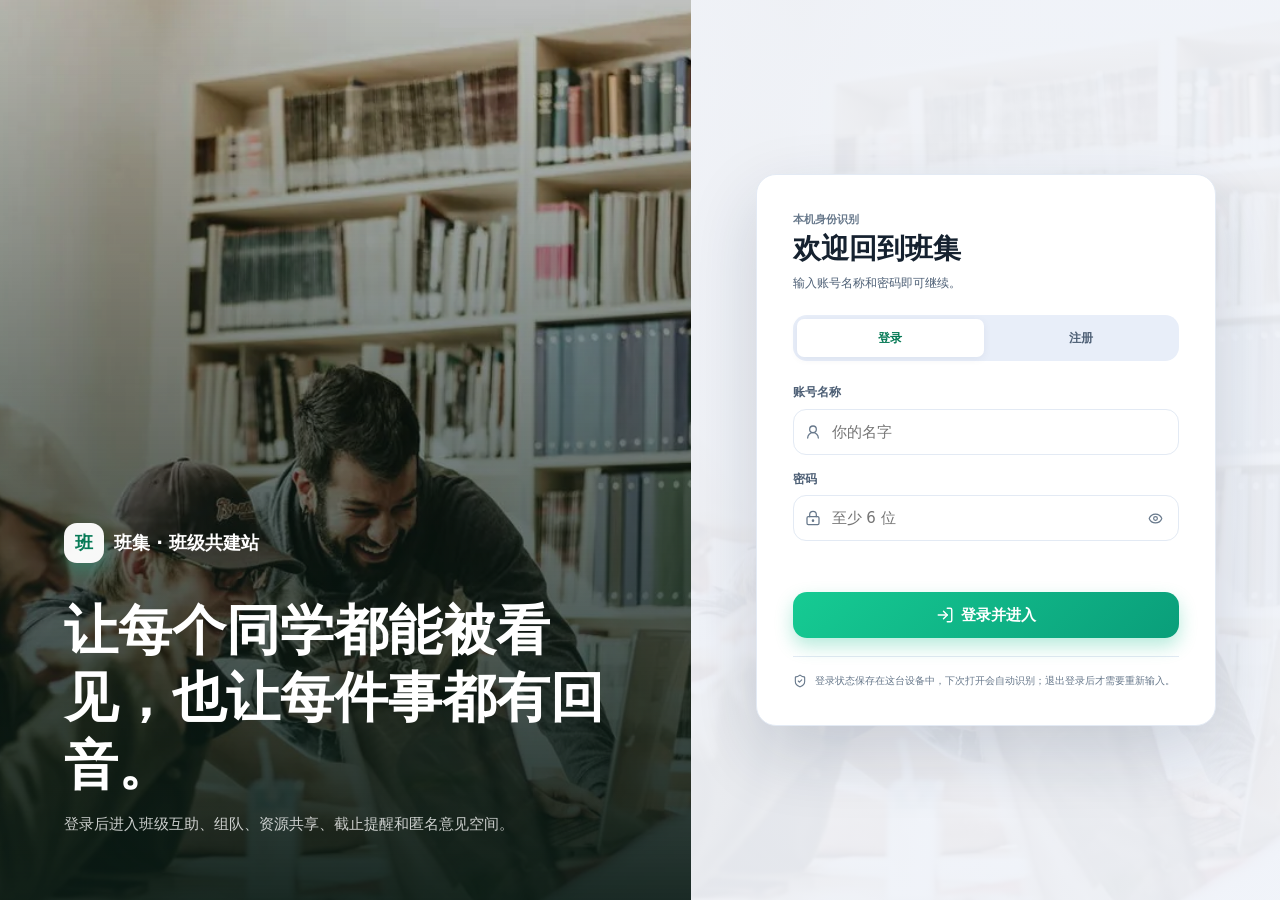
<file: index.html>
<!doctype html>
<html lang="zh-CN">
  <head>
    <meta charset="UTF-8" />
    <meta name="viewport" content="width=device-width, initial-scale=1.0, viewport-fit=cover" />
    <meta
      name="description"
      content="班集是一个面向大学生的班级共建工具，聚合互助、组队、资源共享、截止提醒与匿名意见。"
    />
    <meta name="theme-color" content="#f2f5fb" media="(prefers-color-scheme: light)" />
    <meta name="theme-color" content="#0f1720" media="(prefers-color-scheme: dark)" />
    <title>班集 · 班级共建站</title>

    <!-- 添加到主屏幕：manifest + 图标 -->
    <link rel="manifest" href="manifest.webmanifest" />
    <link rel="icon" type="image/png" sizes="32x32" href="assets/icons/favicon-32.png" />
    <link rel="apple-touch-icon" sizes="180x180" href="assets/icons/apple-touch-icon.png" />
    <meta name="apple-mobile-web-app-capable" content="yes" />
    <meta name="mobile-web-app-capable" content="yes" />
    <meta name="apple-mobile-web-app-title" content="班集" />
    <meta name="application-name" content="班集" />

    <link rel="stylesheet" href="styles.css?v=20261016j-die-name-fit" />
  </head>
  <body>
    <div class="app-shell">
      <aside class="sidebar" id="sidebar">
        <a class="brand" href="#today" data-action="navigate" data-page="today" aria-label="班集首页">
          <span class="brand-mark" aria-hidden="true">班</span>
          <span>
            <strong>班集</strong>
            <small>班级共建站</small>
          </span>
        </a>

        <nav class="main-nav" aria-label="主导航">
          <p class="nav-section-label">班级功能</p>
          <button class="nav-item is-active" type="button" data-action="navigate" data-page="today">
            <i data-lucide="layout-dashboard"></i>
            <span>今日班级</span>
          </button>
          <button class="nav-item" type="button" data-action="navigate" data-page="sports">
            <i data-lucide="dumbbell"></i>
            <span>IC-4 运动会</span>
          </button>
          <button class="nav-item" type="button" data-action="navigate" data-page="mutual-aid">
            <i data-lucide="hand-heart"></i>
            <span>互助广场</span>
            <span class="nav-count" id="nav-post-count">0</span>
          </button>
          <button class="nav-item" type="button" data-action="navigate" data-page="teams">
            <i data-lucide="users-round"></i>
            <span>任务搭子</span>
          </button>
          <button class="nav-item" type="button" data-action="navigate" data-page="resources">
            <i data-lucide="library-big"></i>
            <span>资源共享</span>
          </button>
          <p class="nav-section-label">班级管理</p>
          <button
            class="nav-item"
            id="nav-class-manager"
            type="button"
            data-action="navigate"
            data-page="classes"
            hidden
          >
            <i data-lucide="building-2"></i>
            <span>班级管理</span>
          </button>
          <button class="nav-item" type="button" data-action="navigate" data-page="members">
            <i data-lucide="contact-round"></i>
            <span>成员身份</span>
          </button>
          <button class="nav-item" type="button" data-action="navigate" data-page="feedback">
            <i data-lucide="message-square-lock"></i>
            <span>匿名意见箱</span>
          </button>
          <p class="nav-section-label">个人</p>
          <button class="nav-item" type="button" data-action="navigate" data-page="profile">
            <i data-lucide="user-round"></i>
            <span>个人中心</span>
          </button>
          <button class="nav-item" type="button" data-action="navigate" data-page="history">
            <i data-lucide="history"></i>
            <span>历史记录</span>
          </button>
        </nav>

        <section class="sidebar-progress" id="campaign-progress-card" aria-label="竞选主页完成度">
          <div class="progress-heading">
            <span id="readiness-label">竞选主页</span>
            <strong id="candidate-readiness">78%</strong>
          </div>
          <div class="progress-track" aria-hidden="true">
            <span id="candidate-progress-bar" style="width: 78%"></span>
          </div>
          <button class="text-button" type="button" data-action="navigate" data-page="profile">
            进入个人中心
            <i data-lucide="arrow-up-right"></i>
          </button>
        </section>

        <footer class="sidebar-footer">
          <span class="status-dot is-syncing" id="sync-dot" aria-hidden="true"></span>
          <span id="sync-status" role="status" aria-live="polite" aria-atomic="true">正在连接班级云...</span>
          <button
            class="sync-refresh"
            id="sync-refresh"
            type="button"
            data-action="refresh-shared"
            hidden
          >
            手动刷新
          </button>
        </footer>
      </aside>

      <button
        class="sidebar-scrim"
        id="sidebar-scrim"
        type="button"
        data-action="close-sidebar"
        aria-label="关闭导航"
      ></button>

      <div class="main-shell">
        <header class="topbar">
          <div class="topbar-left">
            <button
              class="icon-button mobile-menu"
              type="button"
              data-action="toggle-sidebar"
              aria-label="打开导航"
              title="打开导航"
            >
              <i data-lucide="menu"></i>
            </button>
            <div>
              <p class="eyebrow" id="page-eyebrow">班级服务台</p>
              <h1 id="page-title">今日班级</h1>
            </div>
          </div>

          <div class="topbar-actions">
            <button
              class="icon-button"
              type="button"
              data-action="open-search"
              aria-label="全局搜索"
              title="全局搜索"
            >
              <i data-lucide="search"></i>
            </button>
            <button
              class="icon-button notification-button"
              type="button"
              data-action="toggle-notifications"
              aria-label="通知"
              title="通知"
            >
              <i data-lucide="bell"></i>
              <span class="notification-dot" id="notification-dot"></span>
            </button>
            <button
              class="icon-button"
              type="button"
              data-action="logout"
              aria-label="退出登录"
              title="退出登录"
            >
              <i data-lucide="log-out"></i>
            </button>
            <button class="profile-button" type="button" data-action="open-profile">
              <span class="avatar" id="top-avatar">竞</span>
              <span class="profile-copy">
                <strong id="top-candidate-name">候选人</strong>
                <small id="top-role-label">普通同学</small>
              </span>
              <i data-lucide="chevron-down"></i>
            </button>
          </div>
        </header>

        <main class="page-content" id="app" tabindex="-1">
          <div class="loading-state">
            <span class="loading-mark">班</span>
            <p>正在准备工作台...</p>
          </div>
        </main>
      </div>
    </div>

    <div class="auth-root" id="auth-root"></div>

    <div class="notification-panel" id="notification-panel" hidden>
      <div class="panel-header">
        <div>
          <p class="eyebrow">班级脉搏</p>
          <h2>通知</h2>
        </div>
        <button
          class="icon-button compact"
          type="button"
          data-action="toggle-notifications"
          aria-label="关闭通知"
          title="关闭通知"
        >
          <i data-lucide="x"></i>
        </button>
      </div>
      <div id="notification-list"></div>
      <button class="secondary-button full-width" type="button" data-action="mark-notifications-read">
        <i data-lucide="check-check"></i>
        全部标为已读
      </button>
    </div>

    <div class="modal-root" id="modal-root"></div>
    <div class="toast-region" id="toast-region" aria-live="polite" aria-atomic="true"></div>

    <!-- 运动会「赛场原声」：特意放在 #app 外面。收在 #app 里的话，每次重渲染都会被
         重建，歌就断了；preload="none" 保证没人点之前一个字节都不下载。 -->
    <audio id="sports-bgm" preload="none" playsinline></audio>

    <script src="config.js?v=20261016j-shards" defer></script>
    <script src="assets/icons.js?v=20261016j" defer></script>
    <!-- Supabase 适配器：只在 config.js 把 provider 改成 "supabase" 后才被调用，见 README「迁移到 Supabase」 -->
    <script src="backend-supabase.js?v=20261016j-supabase" defer></script>
    <!-- 照片压缩与托管：provider 是 supabase 时走 Storage 存原图，否则维持内嵌 base64 -->
    <script src="photo-store.js?v=20261016j-photos" defer></script>
    <script src="app.js?v=20261016j-die-name-fit" defer></script>
  </body>
</html>
</file>
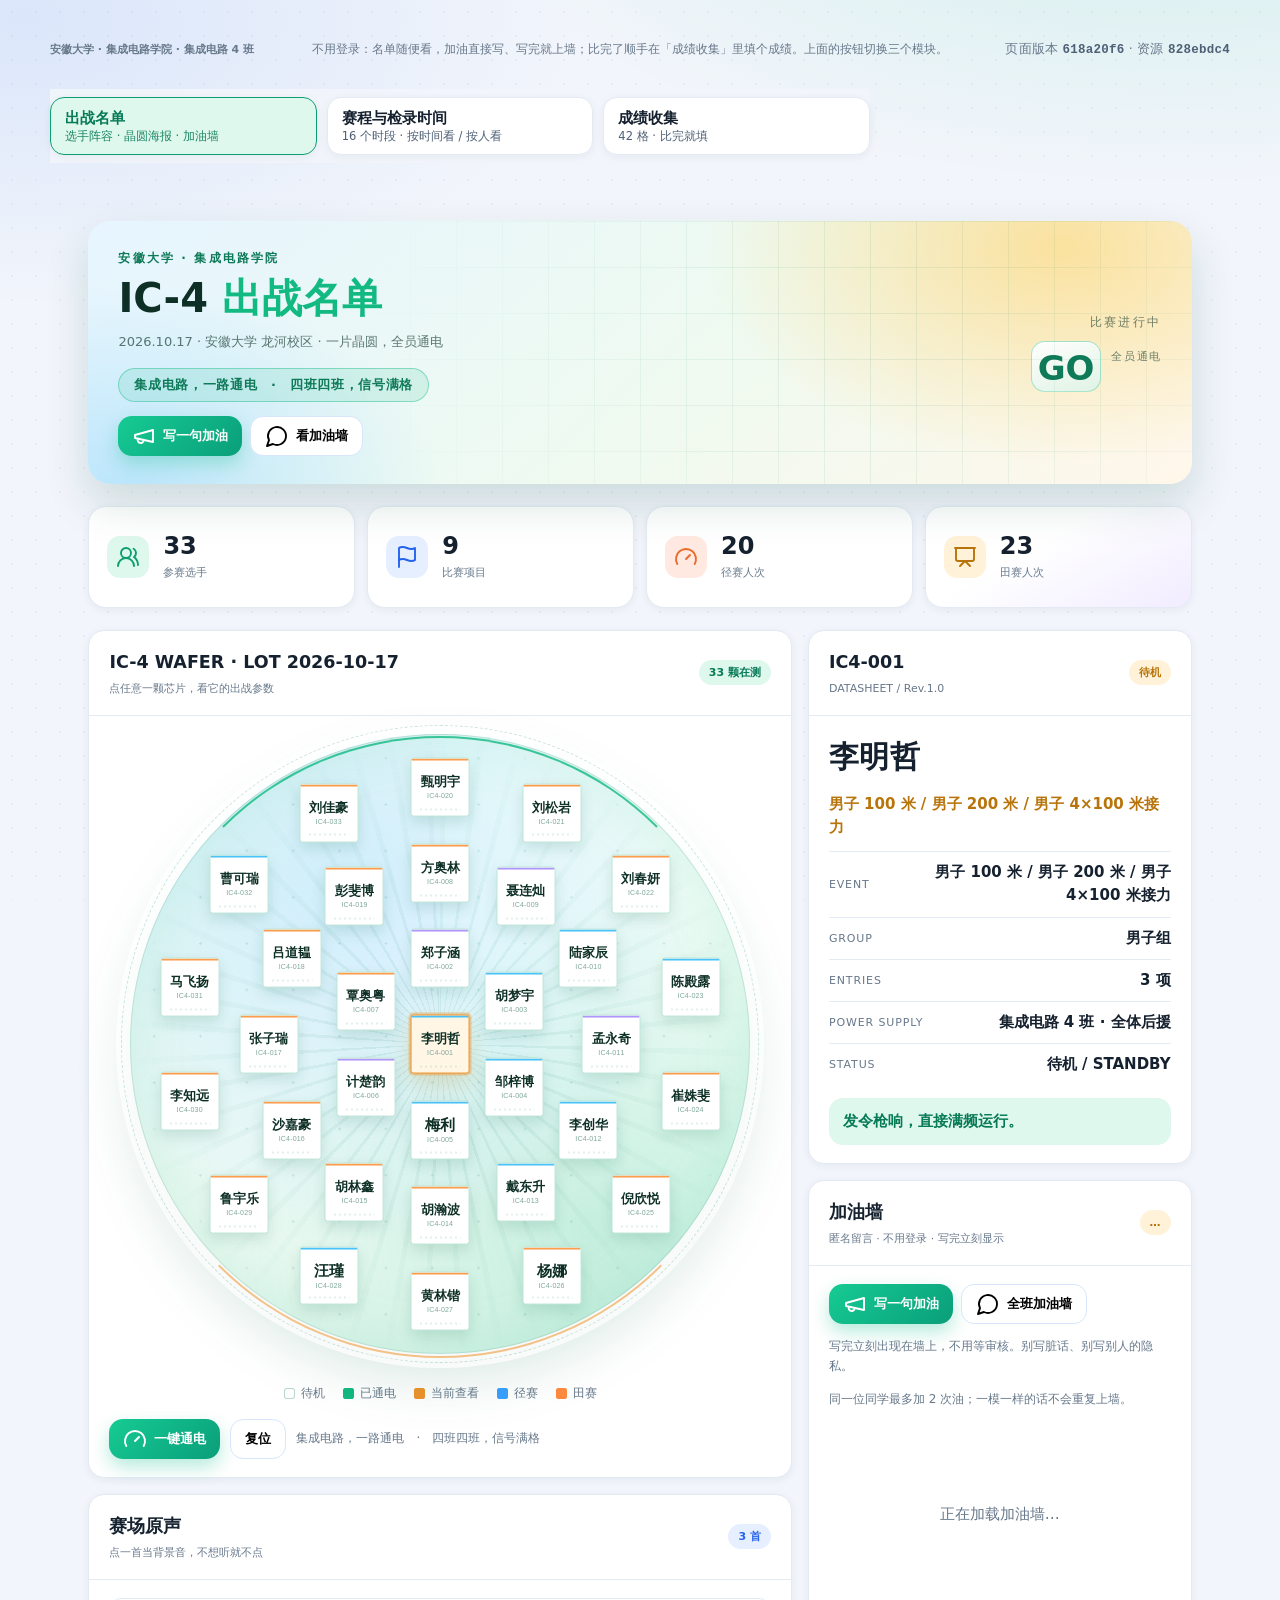
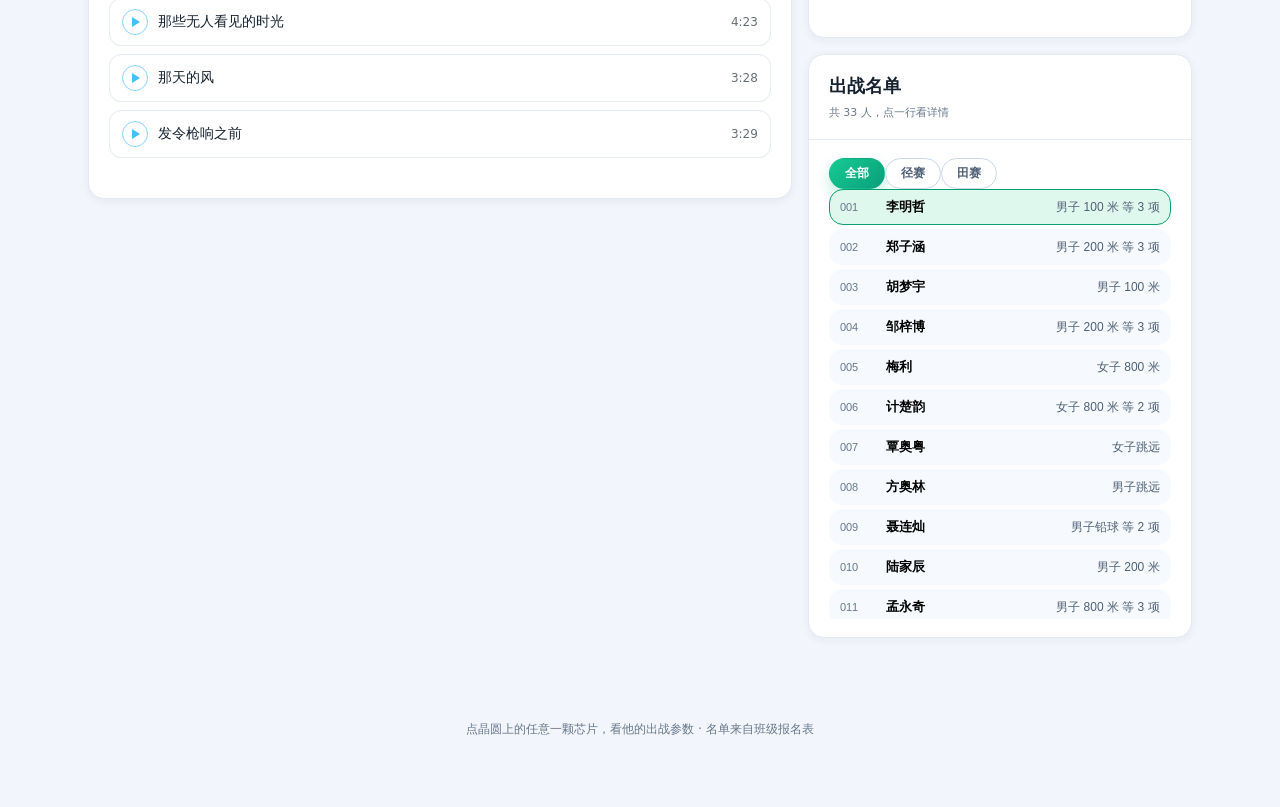
<file: ic4-sports/index.html>
﻿<!doctype html>
<html lang="zh-CN">
  <head>
    <meta charset="UTF-8" />
    <meta name="viewport" content="width=device-width, initial-scale=1.0, viewport-fit=cover" />
    <meta name="robots" content="noindex, nofollow" />
    <meta name="theme-color" content="#0f1720" />
    <title>IC-4 出战名单 · 赛程与检录时间 · 集成电路 4 班</title>
    <meta name="description" content="安徽大学集成电路学院 集成电路 4 班运动会出战名单、赛程与检录时间｜不用登录，加油直接写。" />
    <meta property="og:type" content="website" />
    <meta property="og:title" content="IC-4 出战名单 · 集成电路 4 班" />
    <meta property="og:description" content="出战名单、赛程与检录时间、开赛倒计时、匿名加油墙、赛场原声。" />
    <meta property="og:locale" content="zh_CN" />
    <link rel="icon" href="data:image/svg+xml,%3Csvg xmlns='http://www.w3.org/2000/svg' viewBox='0 0 64 64'%3E%3Crect width='64' height='64' rx='14' fill='%230f1720'/%3E%3Ccircle cx='32' cy='32' r='21' fill='none' stroke='%2338d39a' stroke-width='4'/%3E%3Ctext x='32' y='41' font-size='24' font-weight='700' font-family='system-ui,sans-serif' fill='%2338d39a' text-anchor='middle'%3E4%3C/text%3E%3C/svg%3E" />
    <link rel="stylesheet" href="styles.css?v=828ebdc4" />
    <!--SC:STYLE:START-->
<style id="sc-style">
.module-switch{position:sticky;top:0;z-index:20;display:grid;grid-template-columns:repeat(auto-fit,minmax(150px,1fr));
  gap:10px;max-width:820px;margin:0 0 20px;padding:8px 0;
  background:color-mix(in srgb,var(--page) 90%,transparent);backdrop-filter:blur(10px)}
.module-switch .ms-btn{display:flex;flex-direction:column;gap:3px;align-items:flex-start;text-align:left;
  padding:11px 14px;border:1px solid var(--line);border-radius:var(--radius);background:var(--surface);
  color:var(--ink);font-family:inherit;font-size:15px;font-weight:800;line-height:1.2;cursor:pointer;
  box-shadow:var(--shadow-sm);transition:border-color .15s,background .15s,color .15s}
.module-switch .ms-btn:hover{border-color:var(--line-strong)}
.module-switch .ms-btn span{font-size:11.5px;font-weight:500;color:var(--ink-soft)}
.module-switch .ms-btn[aria-selected="true"]{border-color:var(--primary);background:var(--primary-soft);color:var(--primary-strong)}
.module-switch .ms-btn[aria-selected="true"] span{color:var(--primary-strong);opacity:.9}
.standalone-shell.mod-roster #schedule,.standalone-shell.mod-roster #results{display:none}
.standalone-shell.mod-schedule #app,.standalone-shell.mod-schedule #results{display:none}
.standalone-shell.mod-results #app,.standalone-shell.mod-results #schedule{display:none}
.standalone-shell.mod-schedule .standalone-footer,.standalone-shell.mod-results .standalone-footer{display:none}
.sc-ver{margin:10px 0 0;font-size:12.5px;color:var(--ink-faint);letter-spacing:.02em}
.sc-ver b{font-family:ui-monospace,SFMono-Regular,Consolas,monospace;color:var(--ink-soft);font-weight:700}
/* 搜索 / 「只看还没填的」是靠 hidden 属性把整行、整张卡藏起来的。
   浏览器默认的 [hidden]{display:none} 是「用户代理样式」，只要作者样式里给同一个元素写了 display
   （比如下面 #results .rs-row 的 display:grid），就会把它盖掉——属性设了、行却照样显示。
   所以这里必须显式声明一次，而且带 !important，免得以后再被哪条 display 规则顶掉。 */
#schedule [hidden],#results [hidden],#results .rs-row[hidden],#results .rs-ev[hidden]{display:none!important}
@media print{.module-switch{display:none}.standalone-shell.mod-roster #schedule{display:block}.sc-ver{display:none}}
/* 锚点：刷新或直接打开带 #schedule / #results 的链接时，浏览器会原生滚到该模块顶部，
   而顶部那条 sticky 模块卡正好把它盖住——给它留出模块条的净高度。 */
#schedule,#results{scroll-margin-top:84px}
/* 手机：模块条本身也要瘦身。排成两行时它会吃掉近 130px 视口，
   而现场几乎全程在手机上翻页，所以手机只在一条里横排，说明文字让位给内容。 */
@media (max-width:480px){
  #schedule,#results{scroll-margin-top:60px}
  .module-switch{grid-template-columns:repeat(3,1fr);gap:6px}
  .module-switch .ms-btn{padding:9px 6px;font-size:13.5px;align-items:center;text-align:center}
  .module-switch .ms-btn span{display:none}
}


#results{margin:30px 0 0;padding-top:24px;border-top:1px solid var(--line);color:var(--ink)}
#results .rs-kicker{margin:0 0 6px;font-size:12px;letter-spacing:.16em;font-weight:700;color:var(--primary)}
#results .rs-title{margin:0;font-size:clamp(22px,5.4vw,32px);font-weight:800;letter-spacing:-.01em;line-height:1.2}
#results .rs-sub{margin:8px 0 0;color:var(--ink-soft);font-size:14px;line-height:1.75}
#results .rs-tools{display:flex;flex-wrap:wrap;gap:10px;align-items:center;margin:16px 0 0}
#results .rs-tools input[type=search]{flex:1 1 200px;padding:9px 12px;border-radius:10px;border:1px solid var(--line);
  background:var(--surface);color:var(--ink);font-size:15px;font-family:inherit;min-width:0}
#results .rs-chk{display:inline-flex;align-items:center;gap:6px;font-size:13.5px;color:var(--ink-soft);white-space:nowrap}
#results .rs-refresh{padding:9px 14px;border-radius:10px;border:1px solid var(--line);background:var(--surface);
  color:var(--ink);font-family:inherit;font-size:13.5px;font-weight:700;cursor:pointer}
#results .rs-stat{margin:10px 0 0;font-size:13.5px;font-weight:700;color:var(--primary-strong)}
#results .rs-half{margin:20px 0 6px;font-size:12.5px;font-weight:800;letter-spacing:.14em;color:var(--ink-faint)}
#results .rs-ev{background:var(--surface);border:1px solid var(--line);border-radius:var(--radius);
  padding:12px 14px;margin:12px 0;box-shadow:var(--shadow-sm)}
#results .rs-ev h3{margin:0;font-size:16.5px;color:var(--ink)}
#results .rs-ev h3 span{display:block;font-size:12.5px;font-weight:500;color:var(--ink-soft);margin-top:3px}
#results .rs-row{display:grid;grid-template-columns:minmax(76px,108px) 1fr;gap:6px 10px;align-items:center;
  padding:10px 0;border-top:1px dashed var(--line)}
#results .rs-row:first-of-type{border-top:0}
#results .rs-name{font-weight:800;font-size:15px;color:var(--ink)}
#results .rs-row[data-filled="1"] .rs-name{color:var(--primary-strong)}
#results .rs-row.rs-team{grid-template-columns:minmax(118px,190px) 1fr}
#results .rs-mates{display:block;margin-top:3px;font-size:11.5px;font-weight:500;line-height:1.5;color:var(--ink-faint)}
#results .rs-fields{display:grid;grid-template-columns:1.1fr .9fr;gap:8px;min-width:0}
#results .rs-row input{padding:9px 10px;border-radius:10px;border:1px solid var(--line);background:var(--page);
  color:var(--ink);font-size:14.5px;font-family:inherit;min-width:0;width:100%}
#results .rs-row input:focus{outline:2px solid var(--primary-soft);border-color:var(--primary)}
#results .rs-state{grid-column:1 / -1;font-size:12.5px;color:var(--ink-faint)}
#results .rs-state.rs-ok{color:var(--primary-strong)}
#results .rs-state.rs-bad{color:#d9534f;font-weight:700}
#results .rs-foot{margin:22px 0 0;padding-top:14px;border-top:1px solid var(--line);color:var(--ink-faint);
  font-size:13px;line-height:1.75}
#results .rs-empty{color:var(--ink-faint);font-size:14px;padding:6px 0}
/* 手机（比赛现场基本都在手机上填）：成绩与名次并排，整行压到最低，
   42 格一路滑下来少滚一半；名字列收窄给输入框让位。 */
@media (max-width:560px){
  #results .rs-tools{gap:8px;margin:12px 0 0}
  #results .rs-tools input[type=search]{flex:1 1 100%}
  #results .rs-chk{flex:1 1 auto;font-size:13px}
  #results .rs-ev{padding:10px 12px;margin:10px 0}
  #results .rs-ev h3{font-size:15.5px}
  #results .rs-row{grid-template-columns:minmax(56px,72px) 1fr;gap:4px 8px;padding:8px 0}
  #results .rs-row.rs-team{grid-template-columns:minmax(84px,104px) 1fr}
  #results .rs-name{font-size:14px}
  #results .rs-mates{font-size:11px}
  #results .rs-fields{grid-template-columns:1fr 1fr;gap:6px}
  #results .rs-row input{padding:8px 9px;font-size:14px}
  #results .rs-state{font-size:11.5px}
}
@media print{#results .rs-tools{display:none}#results .rs-ev{box-shadow:none;break-inside:avoid}}


#schedule{margin:30px 0 0;padding-top:24px;border-top:1px solid var(--line);color:var(--ink)}
#schedule .sc-kicker{margin:0 0 6px;font-size:12px;letter-spacing:.16em;font-weight:700;color:var(--primary)}
#schedule .sc-title{margin:0;font-size:clamp(22px,5.4vw,32px);font-weight:800;letter-spacing:-.01em;line-height:1.2}
#schedule .sc-sub{margin:8px 0 0;color:var(--ink-soft);font-size:14px}
#schedule .sc-live{display:inline-block;margin:14px 0 0;padding:6px 12px;border-radius:999px;background:var(--primary-soft);color:var(--primary-strong);font-size:13px;font-weight:700}
#schedule .sc-tabs{display:flex;gap:6px;overflow-x:auto;margin:18px 0 0;padding:4px 0 2px;border-bottom:1px solid var(--line);scrollbar-width:none}
#schedule .sc-tabs::-webkit-scrollbar{display:none}
#schedule .sc-tabs a{flex:0 0 auto;padding:6px 12px;border-radius:999px;border:1px solid var(--line);background:var(--surface);font-size:13.5px;font-weight:600;text-decoration:none;color:var(--ink-soft)}
#schedule .sc-tabs a.on{color:var(--primary-strong);border-color:var(--primary);background:var(--primary-soft)}
#schedule h3{margin:30px 0 4px;font-size:18px;letter-spacing:-.01em;color:var(--ink)}
#schedule h3 span{display:block;font-size:13px;color:var(--ink-soft);font-weight:500;margin-top:4px;letter-spacing:0}
#schedule .sc-tl{margin:14px 0 0;padding:0;list-style:none;position:relative}
#schedule .sc-tl li{position:relative;padding:0 0 16px 88px;margin:0}
#schedule .sc-tl li:before{content:"";position:absolute;left:72px;top:6px;bottom:-6px;width:2px;background:var(--line)}
#schedule .sc-tl li:last-child:before{display:none}
#schedule .sc-tl li:after{content:"";position:absolute;left:67px;top:8px;width:12px;height:12px;border-radius:50%;background:var(--surface);border:2px solid var(--primary)}
#schedule .sc-tl .t{position:absolute;left:0;top:2px;width:62px;text-align:right;font-weight:800;font-size:13.5px;font-variant-numeric:tabular-nums;line-height:1.3;color:var(--ink)}
#schedule .sc-tl .n{font-weight:700}
#schedule .sc-tl .d{color:var(--ink-soft);font-size:14px;margin-top:2px}
#schedule .sc-half{margin:20px 0 6px;font-size:12.5px;font-weight:800;letter-spacing:.14em;color:var(--ink-faint)}
#schedule .sc-slot{display:flex;gap:14px;background:var(--surface);border:1px solid var(--line);border-radius:var(--radius);padding:14px 16px;margin:10px 0;box-shadow:var(--shadow-sm)}
#schedule .sc-slot.next{border-color:var(--primary);box-shadow:0 0 0 3px var(--primary-soft),var(--shadow-sm)}
#schedule .sc-slot .time{flex:0 0 74px;font-variant-numeric:tabular-nums}
#schedule .sc-slot .time b{display:block;font-size:20px;line-height:1.1;letter-spacing:-.02em;color:var(--ink)}
#schedule .sc-slot .time span{font-size:11px;color:var(--ink-faint);letter-spacing:.08em}
#schedule .sc-slot .body{flex:1;min-width:0}
#schedule .sc-slot .ev{font-weight:800;font-size:16px;color:var(--ink)}
#schedule .sc-slot .ev em{font-style:normal;color:var(--ink-soft);font-weight:500;font-size:13px;margin-left:6px}
#schedule .sc-slot .people{margin:6px 0 0;font-size:14.5px;line-height:1.9}
#schedule .sc-slot .who{display:inline-block;margin:2px 8px 0 0;padding:2px 9px;border-radius:8px;background:var(--blue-soft);color:var(--blue);font-weight:700;font-size:14px;white-space:nowrap}
#schedule .sc-slot .who i{font-style:normal;font-weight:500;opacity:.85;font-size:12px;margin-left:5px}
#schedule .sc-slot .who.f{background:var(--orange-soft);color:var(--orange)}
#schedule .sc-slot .note{margin:8px 0 0;font-size:13px;color:var(--ink-soft)}
#schedule .sc-tools{display:flex;gap:8px;flex-wrap:wrap;align-items:center;margin:14px 0 4px}
#schedule .sc-tools input{flex:1 1 190px;padding:9px 12px;border-radius:10px;border:1px solid var(--line);background:var(--surface);color:var(--ink);font-size:15px;font-family:inherit}
#schedule .sc-hint{font-size:13px;color:var(--ink-faint)}
#schedule .sc-person{background:var(--surface);border:1px solid var(--line);border-radius:var(--radius);padding:12px 14px;margin:10px 0;box-shadow:var(--shadow-sm)}
#schedule .sc-person .hd{display:flex;align-items:baseline;gap:8px;flex-wrap:wrap}
#schedule .sc-person .nm{font-weight:800;font-size:17px;color:var(--ink)}
#schedule .sc-person .tag{font-size:12px;color:var(--ink-soft);border:1px solid var(--line);border-radius:999px;padding:1px 8px}
#schedule .sc-it{display:flex;gap:10px;padding:7px 0;border-top:1px dashed var(--line);font-size:14px}
#schedule .sc-person .sc-it:first-of-type{border-top:0}
#schedule .sc-it .tm{flex:0 0 76px;font-variant-numeric:tabular-nums;font-weight:700;color:var(--ink)}
#schedule .sc-it .ev{flex:1;min-width:0;color:var(--ink)}
#schedule .sc-it .ev small{display:block;color:var(--ink-soft);font-size:12.5px;margin-top:1px}
#schedule .sc-it.final .ev small{color:var(--orange)}
#schedule .sc-two{display:grid;gap:12px;grid-template-columns:repeat(auto-fit,minmax(240px,1fr));margin-top:14px}
#schedule .sc-box{background:var(--surface);border:1px solid var(--line);border-radius:var(--radius);padding:14px 16px;box-shadow:var(--shadow-sm)}
#schedule .sc-box h4{margin:0 0 8px;font-size:15px;color:var(--ink)}
#schedule .sc-box ul{margin:0;padding:0;list-style:none}
#schedule .sc-box li{padding:4px 0;font-size:14px;border-bottom:1px dashed var(--line);color:var(--ink)}
#schedule .sc-box li:last-child{border-bottom:0}
#schedule .sc-badge{display:inline-block;font-size:11px;padding:1px 7px;border-radius:999px;background:var(--primary-soft);color:var(--primary-strong);font-weight:700;margin-left:6px}
#schedule .sc-notes{margin:14px 0 0;padding:6px 18px;list-style:none;background:var(--surface);border:1px solid var(--line);border-radius:var(--radius);box-shadow:var(--shadow-sm)}
#schedule .sc-notes li{padding:10px 0;border-bottom:1px dashed var(--line);font-size:14.5px;color:var(--ink)}
#schedule .sc-notes li:last-child{border-bottom:0}
#schedule .sc-foot{margin:26px 0 0;padding-top:14px;border-top:1px solid var(--line);color:var(--ink-faint);font-size:13px}
#schedule .sc-empty{color:var(--ink-faint);font-size:14px;padding:6px 0}
#schedule .sc-foot a{color:var(--primary-strong);font-weight:700;text-decoration:none}
@media print{
  #schedule .sc-tabs,#schedule .sc-tools{display:none}
  #schedule .sc-slot,#schedule .sc-person,#schedule .sc-box{box-shadow:none;break-inside:avoid}
  #schedule h3{break-after:avoid}
}
</style>
<!--SC:STYLE:END-->
  </head>
  <body class="standalone-page">
    <div class="standalone-shell mod-roster">
      <div class="standalone-bar">
        <p class="eyebrow">安徽大学 · 集成电路学院 · 集成电路 4 班</p>
        <p class="standalone-note">不用登录：名单随便看，加油直接写、写完就上墙；比完了顺手在「成绩收集」里填个成绩。上面的按钮切换三个模块。</p>
        <p class="sc-ver" id="sc-ver">页面版本 <b>618a20f6</b> · 资源 <b>828ebdc4</b></p>
      </div>

      <!--SC:SWITCH:START-->
<nav class="module-switch" role="tablist" aria-label="页面模块">
  <button type="button" class="ms-btn" role="tab" aria-selected="true" data-tab="roster">出战名单<span>选手阵容 · 晶圆海报 · 加油墙</span></button>
  <button type="button" class="ms-btn" role="tab" aria-selected="false" data-tab="schedule">赛程与检录时间<span>16 个时段 · 按时间看 / 按人看</span></button>
  <button type="button" class="ms-btn" role="tab" aria-selected="false" data-tab="results">成绩收集<span>42 格 · 比完就填</span></button>
</nav>
<!--SC:SWITCH:END-->

      <main class="page-content" id="app" tabindex="-1">
        <div class="loading-state"><p>正在准备名单…</p></div>
      </main>

      <!--SC:SECTION:START-->
<section id="schedule" data-iso="2026-10-17" aria-label="集成电路 4 班运动会赛程">
  <p class="sc-kicker">秩序册提取 · 只留本班相关与当天安排</p>
  <h2 class="sc-title">赛程与检录时间</h2>
  <p class="sc-sub">2026 年 10 月 17 日（周六） · 安徽大学龙河校区体育场｜按检录时间排序，先检录再比赛</p>
  <p class="sc-live" id="sc-live">加载中…</p>
  <nav class="sc-tabs">
    <a href="#sc-day" class="on">全天安排</a>
    <a href="#sc-time">按时间看</a>
    <a href="#sc-people">按人看</a>
    <a href="#sc-team">接力 · 拔河</a>
    <a href="#sc-notes">注意事项</a>
  </nav>
  <h3 id="sc-day">全天安排<span>开幕式与比赛时段</span></h3>
  <ul class="sc-tl">
    <li><span class="t">6:30–8:00</span><div class="n">赛前准备</div><div class="d">所有器材搬运至体育场，工作人员全部到位；7:30–8:00 音响调试完毕进入播音状态，各班方阵、领队、擎旗手到达指定位置，主席台准备。</div></li>
    <li><span class="t">8:30–9:00</span><div class="n">开幕式</div><div class="d">播放《欢迎进行曲》开始；主持人宣布入场，奏《运动员进行曲》，擎旗手带各班方阵进场（队伍间隔约 8 米）；介绍莅临领导；院党委副书记李庆、教练李丰荣讲话；裁判员、运动员宣誓；宣布开幕式结束。注：册中径赛检录从 8:35 起，与开幕式重叠，实际上以现场指令为准。</div></li>
    <li><span class="t">9:00–12:00</span><div class="n">上午比赛</div><div class="d">径赛 9:00 起（女子 100 米预赛），田赛 9:10 起（女子铅球）；上午最后一项男子 200 米决赛 12:00 结束。</div></li>
    <li><span class="t">12:00–13:35</span><div class="n">午间休整</div><div class="d">上午比赛结束到下午第一项检录之间。</div></li>
    <li><span class="t">13:35–14:40</span><div class="n">下午班级赛</div><div class="d">女子 4×100 米接力（检录 13:35／比赛 14:00）→ 男子 4×100 米接力（13:55／14:20）→ 拔河（14:20／14:40）。</div></li>
  </ul>
  <h3 id="sc-time">按时间看<span>检录时间到了就到检录处报到；下表是本班有人参加的项目</span></h3>
  <div id="sc-slots">
    <p class="sc-half">上午</p>
    <article class="sc-slot" data-checkin="8:35" data-ev="女子100米">
      <div class="time"><b>8:35</b><span>检录</span></div>
      <div class="body">
        <div class="ev">女子100米<em>9:00 开赛 · 全项 13 人</em></div>
        <div class="people"><span class="who f">汪瑾<i>W2127 · 8道 · 第一组</i></span><span class="who f">陈殿露<i>W2124 · 5道 · 第一组</i></span></div>
        <p class="note">决赛 11:00 检录 / 11:25 比赛（若晋级）</p>
      </div>
    </article>
    <article class="sc-slot" data-checkin="8:45" data-ev="男子100米">
      <div class="time"><b>8:45</b><span>检录</span></div>
      <div class="body">
        <div class="ev">男子100米<em>9:10 开赛 · 全项 31 人</em></div>
        <div class="people"><span class="who">李明哲<i>W2002 · 3道 · 第一组</i></span><span class="who">胡梦宇<i>W2005 · 6道 · 第一组</i></span></div>
        <p class="note">决赛 11:00 检录 / 11:28 比赛（若晋级）</p>
      </div>
    </article>
    <article class="sc-slot" data-checkin="8:50" data-ev="女子铅球">
      <div class="time"><b>8:50</b><span>检录</span></div>
      <div class="body">
        <div class="ev">女子铅球<em>9:10 开赛 · 全项 12 人</em></div>
        <div class="people"><span class="who f">刘松岩<i>W2161 · 11号</i></span><span class="who f">杨娜<i>W2160 · 10号</i></span><span class="who f">计楚韵<i>W2152 · 6号</i></span></div>
        <p class="note">田赛：与径赛冲突时先径赛，田赛资格保留</p>
      </div>
    </article>
    <article class="sc-slot" data-checkin="9:00" data-ev="男子跳高">
      <div class="time"><b>9:00</b><span>检录</span></div>
      <div class="body">
        <div class="ev">男子跳高<em>9:35 开赛 · 全项 11 人</em></div>
        <div class="people"><span class="who">孟永奇<i>W2064 · 7号</i></span><span class="who">黄林锴<i>W2144 · 9号</i></span></div>
        <p class="note">田赛：与径赛冲突时先径赛，田赛资格保留</p>
      </div>
    </article>
    <article class="sc-slot" data-checkin="9:15" data-ev="男子400米">
      <div class="time"><b>9:15</b><span>检录</span></div>
      <div class="body">
        <div class="ev">男子400米<em>9:40 开赛 · 全项 14 人</em></div>
        <div class="people"><span class="who">郑子涵<i>W2031 · 1道 · 第一组</i></span></div>
      </div>
    </article>
    <article class="sc-slot" data-checkin="9:18" data-ev="女子跳远">
      <div class="time"><b>9:18</b><span>检录</span></div>
      <div class="body">
        <div class="ev">女子跳远<em>9:20 开赛 · 全项 10 人</em></div>
        <div class="people"><span class="who f">倪欣悦<i>W2168 · 7号</i></span><span class="who f">刘春妍<i>W2167 · 9号</i></span><span class="who f">崔姝斐<i>W2166 · 8号</i></span><span class="who f">覃奥粤<i>W2165 · 6号</i></span></div>
        <p class="note">田赛：与径赛冲突时先径赛，田赛资格保留</p>
      </div>
    </article>
    <article class="sc-slot" data-checkin="9:25" data-ev="男子铅球">
      <div class="time"><b>9:25</b><span>检录</span></div>
      <div class="body">
        <div class="ev">男子铅球<em>9:40 开赛 · 全项 26 人</em></div>
        <div class="people"><span class="who">刘佳豪<i>W2102 · 15号</i></span><span class="who">吕道韫<i>W2106 · 18号</i></span><span class="who">张子瑞<i>W2107 · 19号</i></span><span class="who">彭斐博<i>W2105 · 17号</i></span><span class="who">甄明宇<i>W2104 · 16号</i></span><span class="who">聂连灿<i>W2076 · 7号</i></span><span class="who">胡林鑫<i>W2110 · 22号</i></span><span class="who">马飞扬<i>W2115 · 26号</i></span></div>
        <p class="note">田赛：与径赛冲突时先径赛，田赛资格保留</p>
      </div>
    </article>
    <article class="sc-slot" data-checkin="9:35" data-ev="男子1500米">
      <div class="time"><b>9:35</b><span>检录</span></div>
      <div class="body">
        <div class="ev">男子1500米<em>10:05 开赛 · 全项 30 人</em></div>
        <div class="people"><span class="who">孟永奇<i>W2064 · 第二组</i></span><span class="who">聂连灿<i>W2076 · 第一组</i></span><span class="who">邹梓博<i>W2035 · 第二组</i></span></div>
      </div>
    </article>
    <article class="sc-slot" data-checkin="10:15" data-ev="女子200米">
      <div class="time"><b>10:15</b><span>检录</span></div>
      <div class="body">
        <div class="ev">女子200米<em>10:40 开赛 · 全项 7 人</em></div>
        <div class="people"><span class="who f">曹可瑞<i>W2148 · 7道 · 第一组</i></span></div>
      </div>
    </article>
    <article class="sc-slot" data-checkin="10:20" data-ev="男子200米">
      <div class="time"><b>10:20</b><span>检录</span></div>
      <div class="body">
        <div class="ev">男子200米<em>10:45 开赛 · 全项 25 人</em></div>
        <div class="people"><span class="who">李明哲<i>W2002 · 3道 · 第一组</i></span><span class="who">郑子涵<i>W2031 · 4道 · 第一组</i></span><span class="who">邹梓博<i>W2035 · 2道 · 第三组</i></span><span class="who">陆家辰<i>W2037 · 7道 · 第二组</i></span></div>
        <p class="note">决赛 11:35 检录 / 12:00 比赛（若晋级）</p>
      </div>
    </article>
    <article class="sc-slot" data-checkin="10:25" data-ev="男子跳远">
      <div class="time"><b>10:25</b><span>检录</span></div>
      <div class="body">
        <div class="ev">男子跳远<em>10:50 开赛 · 全项 24 人</em></div>
        <div class="people"><span class="who">郑子涵<i>W2031 · 1号</i></span><span class="who">方奥林<i>W2121 · 9号</i></span><span class="who">李知远<i>W2140 · 22号</i></span><span class="who">沙嘉豪<i>W2135 · 17号</i></span><span class="who">胡瀚波<i>W2137 · 19号</i></span><span class="who">鲁宇乐<i>W2139 · 21号</i></span></div>
        <p class="note">田赛：与径赛冲突时先径赛，田赛资格保留</p>
      </div>
    </article>
    <article class="sc-slot" data-checkin="11:10" data-ev="女子800米">
      <div class="time"><b>11:10</b><span>检录</span></div>
      <div class="body">
        <div class="ev">女子800米<em>11:35 开赛 · 全项 2 人</em></div>
        <div class="people"><span class="who f">计楚韵<i>W2152</i></span><span class="who f">梅利<i>W2151</i></span></div>
      </div>
    </article>
    <article class="sc-slot" data-checkin="11:20" data-ev="男子800米">
      <div class="time"><b>11:20</b><span>检录</span></div>
      <div class="body">
        <div class="ev">男子800米<em>11:45 开赛 · 全项 14 人</em></div>
        <div class="people"><span class="who">孟永奇<i>W2064</i></span></div>
      </div>
    </article>
    <p class="sc-half">下午</p>
    <article class="sc-slot" data-checkin="13:35" data-ev="女子4×100米">
      <div class="time"><b>13:35</b><span>检录</span></div>
      <div class="body">
        <div class="ev">女子4×100米<em>14:00 开赛 · 全项 32 人</em></div>
        <div class="people"><span class="who f">刘春妍</span><span class="who f">覃奥粤</span><span class="who f">曹文萱</span><span class="who f">王思语</span></div>
        <p class="note">4 人一队</p>
      </div>
    </article>
    <article class="sc-slot" data-checkin="13:55" data-ev="男子4×100米">
      <div class="time"><b>13:55</b><span>检录</span></div>
      <div class="body">
        <div class="ev">男子4×100米<em>14:20 开赛 · 全项 32 人</em></div>
        <div class="people"><span class="who">李明哲</span><span class="who">邹梓博</span><span class="who">戴东升</span><span class="who">李创华</span></div>
        <p class="note">4 人一队</p>
      </div>
    </article>
    <article class="sc-slot" data-checkin="14:20" data-ev="拔河">
      <div class="time"><b>14:20</b><span>检录</span></div>
      <div class="body">
        <div class="ev">拔河<em>14:40 开赛 · 全项 120 人</em></div>
        <div class="people"><span class="who f">刘松岩</span><span class="who f">计楚韵</span><span class="who">郑子涵</span><span class="who f">倪欣悦</span><span class="who f">崔姝斐</span><span class="who">张子瑞</span><span class="who">聂连灿</span><span class="who">方奥林</span><span class="who f">梅利</span><span class="who">刘铮阳</span><span class="who">卢子安</span><span class="who">吴昌豪</span><span class="who">宋子乐</span><span class="who">李禹昂</span><span class="who">柳黄征</span></div>
        <p class="note">每班 10 男 5 女上场</p>
      </div>
    </article>
  </div>
  <h3 id="sc-people">按人看<span>本班 41 名参赛同学（班级报名表 33 人 ＋ 秩序册接力／拔河名单里另 8 人），按首项检录时间排序</span></h3>
  <div class="sc-tools">
    <input id="sc-q" type="search" placeholder="搜名字，比如：吕道韫" autocomplete="off">
    <span class="sc-hint">输入名字可只看自己</span>
  </div>
  <p class="sc-empty" id="sc-none" hidden>没有找到这个名字，换个字试试。</p>
  <div id="sc-list">
    <div class="sc-person" data-name="汪瑾">
      <div class="hd"><span class="nm">汪瑾</span><span class="tag">女</span><span class="tag">1 项</span><span class="tag">枪响就绪，终点见。</span></div>
      <div class="sc-it final"><div class="tm">8:35</div><div class="ev">女子100米 <small>9:00 开赛 · 号码簿 W2127 · 8 道 · 第一组</small><small>若晋级：11:00 检录 / 11:25 比赛</small></div></div>
    </div>
    <div class="sc-person" data-name="陈殿露">
      <div class="hd"><span class="nm">陈殿露</span><span class="tag">女</span><span class="tag">1 项</span><span class="tag">零延迟启动，满带宽冲刺。</span></div>
      <div class="sc-it final"><div class="tm">8:35</div><div class="ev">女子100米 <small>9:00 开赛 · 号码簿 W2124 · 5 道 · 第一组</small><small>若晋级：11:00 检录 / 11:25 比赛</small></div></div>
    </div>
    <div class="sc-person" data-name="李明哲">
      <div class="hd"><span class="nm">李明哲</span><span class="tag">男</span><span class="tag">3 项</span><span class="tag">发令枪响，直接满频运行。</span></div>
      <div class="sc-it final"><div class="tm">8:45</div><div class="ev">男子100米 <small>9:10 开赛 · 号码簿 W2002 · 3 道 · 第一组</small><small>若晋级：11:00 检录 / 11:28 比赛</small></div></div>
      <div class="sc-it final"><div class="tm">10:20</div><div class="ev">男子200米 <small>10:45 开赛 · 号码簿 W2002 · 3 道 · 第一组 · 册中印作 W2001</small><small>若晋级：11:35 检录 / 12:00 比赛</small></div></div>
      <div class="sc-it"><div class="tm">13:55</div><div class="ev">男子4×100米 <small>14:20 开赛</small></div></div>
    </div>
    <div class="sc-person" data-name="胡梦宇">
      <div class="hd"><span class="nm">胡梦宇</span><span class="tag">男</span><span class="tag">1 项</span><span class="tag">起跑即满速，冲线才断电。</span></div>
      <div class="sc-it final"><div class="tm">8:45</div><div class="ev">男子100米 <small>9:10 开赛 · 号码簿 W2005 · 6 道 · 第一组</small><small>若晋级：11:00 检录 / 11:28 比赛</small></div></div>
    </div>
    <div class="sc-person" data-name="刘松岩">
      <div class="hd"><span class="nm">刘松岩</span><span class="tag">女</span><span class="tag">2 项</span><span class="tag">这一掷，突破封装极限。</span></div>
      <div class="sc-it"><div class="tm">8:50</div><div class="ev">女子铅球 <small>9:10 开赛 · 号码簿 W2161 · 11号 · 田赛</small></div></div>
      <div class="sc-it"><div class="tm">14:20</div><div class="ev">拔河 <small>14:40 开赛</small></div></div>
    </div>
    <div class="sc-person" data-name="杨娜">
      <div class="hd"><span class="nm">杨娜</span><span class="tag">女</span><span class="tag">1 项</span><span class="tag">力量已经预加载完毕。</span></div>
      <div class="sc-it"><div class="tm">8:50</div><div class="ev">女子铅球 <small>9:10 开赛 · 号码簿 W2160 · 10号 · 田赛</small></div></div>
    </div>
    <div class="sc-person" data-name="计楚韵">
      <div class="hd"><span class="nm">计楚韵</span><span class="tag">女</span><span class="tag">3 项</span><span class="tag">最后 100 米，交给后援团。</span></div>
      <div class="sc-it"><div class="tm">8:50</div><div class="ev">女子铅球 <small>9:10 开赛 · 号码簿 W2152 · 6号 · 田赛</small></div></div>
      <div class="sc-it"><div class="tm">11:10</div><div class="ev">女子800米 <small>11:35 开赛 · 号码簿 W2152</small></div></div>
      <div class="sc-it"><div class="tm">14:20</div><div class="ev">拔河 <small>14:40 开赛</small></div></div>
    </div>
    <div class="sc-person" data-name="孟永奇">
      <div class="hd"><span class="nm">孟永奇</span><span class="tag">男</span><span class="tag">3 项</span><span class="tag">配速稳住，终点见。</span></div>
      <div class="sc-it"><div class="tm">9:00</div><div class="ev">男子跳高 <small>9:35 开赛 · 号码簿 W2064 · 7号 · 田赛</small></div></div>
      <div class="sc-it"><div class="tm">9:35</div><div class="ev">男子1500米 <small>10:05 开赛 · 号码簿 W2064 · 第二组</small></div></div>
      <div class="sc-it"><div class="tm">11:20</div><div class="ev">男子800米 <small>11:45 开赛 · 号码簿 W2064</small></div></div>
    </div>
    <div class="sc-person" data-name="黄林锴">
      <div class="hd"><span class="nm">黄林锴</span><span class="tag">男</span><span class="tag">1 项</span><span class="tag">横杆之上，还有余量。</span></div>
      <div class="sc-it"><div class="tm">9:00</div><div class="ev">男子跳高 <small>9:35 开赛 · 号码簿 W2144 · 9号 · 田赛</small></div></div>
    </div>
    <div class="sc-person" data-name="郑子涵">
      <div class="hd"><span class="nm">郑子涵</span><span class="tag">男</span><span class="tag">4 项</span><span class="tag">弯道超频，直道收敛。</span></div>
      <div class="sc-it"><div class="tm">9:15</div><div class="ev">男子400米 <small>9:40 开赛 · 号码簿 W2031 · 1 道 · 第一组</small></div></div>
      <div class="sc-it final"><div class="tm">10:20</div><div class="ev">男子200米 <small>10:45 开赛 · 号码簿 W2031 · 4 道 · 第一组</small><small>若晋级：11:35 检录 / 12:00 比赛</small></div></div>
      <div class="sc-it"><div class="tm">10:25</div><div class="ev">男子跳远 <small>10:50 开赛 · 号码簿 W2031 · 1号 · 田赛</small></div></div>
      <div class="sc-it"><div class="tm">14:20</div><div class="ev">拔河 <small>14:40 开赛</small></div></div>
    </div>
    <div class="sc-person" data-name="倪欣悦">
      <div class="hd"><span class="nm">倪欣悦</span><span class="tag">女</span><span class="tag">2 项</span><span class="tag">助跑起跳，落点写进纪录里。</span></div>
      <div class="sc-it"><div class="tm">9:18</div><div class="ev">女子跳远 <small>9:20 开赛 · 号码簿 W2168 · 7号 · 田赛</small></div></div>
      <div class="sc-it"><div class="tm">14:20</div><div class="ev">拔河 <small>14:40 开赛</small></div></div>
    </div>
    <div class="sc-person" data-name="刘春妍">
      <div class="hd"><span class="nm">刘春妍</span><span class="tag">女</span><span class="tag">2 项</span><span class="tag">三步起飞，落点见真章。</span></div>
      <div class="sc-it"><div class="tm">9:18</div><div class="ev">女子跳远 <small>9:20 开赛 · 号码簿 W2167 · 9号 · 田赛</small></div></div>
      <div class="sc-it"><div class="tm">13:35</div><div class="ev">女子4×100米 <small>14:00 开赛</small></div></div>
    </div>
    <div class="sc-person" data-name="崔姝斐">
      <div class="hd"><span class="nm">崔姝斐</span><span class="tag">女</span><span class="tag">2 项</span><span class="tag">沙坑那边，等你签名。</span></div>
      <div class="sc-it"><div class="tm">9:18</div><div class="ev">女子跳远 <small>9:20 开赛 · 号码簿 W2166 · 8号 · 田赛</small></div></div>
      <div class="sc-it"><div class="tm">14:20</div><div class="ev">拔河 <small>14:40 开赛</small></div></div>
    </div>
    <div class="sc-person" data-name="覃奥粤">
      <div class="hd"><span class="nm">覃奥粤</span><span class="tag">女</span><span class="tag">2 项</span><span class="tag">助跑起跳，落点写进纪录里。</span></div>
      <div class="sc-it"><div class="tm">9:18</div><div class="ev">女子跳远 <small>9:20 开赛 · 号码簿 W2165 · 6号 · 田赛</small></div></div>
      <div class="sc-it"><div class="tm">13:35</div><div class="ev">女子4×100米 <small>14:00 开赛</small></div></div>
    </div>
    <div class="sc-person" data-name="刘佳豪">
      <div class="hd"><span class="nm">刘佳豪</span><span class="tag">男</span><span class="tag">1 项</span><span class="tag">蓄力满格，一掷到底。</span></div>
      <div class="sc-it"><div class="tm">9:25</div><div class="ev">男子铅球 <small>9:40 开赛 · 号码簿 W2102 · 15号 · 田赛</small></div></div>
    </div>
    <div class="sc-person" data-name="吕道韫">
      <div class="hd"><span class="nm">吕道韫</span><span class="tag">男</span><span class="tag">1 项</span><span class="tag">这一掷，突破封装极限。</span></div>
      <div class="sc-it"><div class="tm">9:25</div><div class="ev">男子铅球 <small>9:40 开赛 · 号码簿 W2106 · 18号 · 田赛</small></div></div>
    </div>
    <div class="sc-person" data-name="张子瑞">
      <div class="hd"><span class="nm">张子瑞</span><span class="tag">男</span><span class="tag">2 项</span><span class="tag">一掷定音，全场静默。</span></div>
      <div class="sc-it"><div class="tm">9:25</div><div class="ev">男子铅球 <small>9:40 开赛 · 号码簿 W2107 · 19号 · 田赛</small></div></div>
      <div class="sc-it"><div class="tm">14:20</div><div class="ev">拔河 <small>14:40 开赛</small></div></div>
    </div>
    <div class="sc-person" data-name="彭斐博">
      <div class="hd"><span class="nm">彭斐博</span><span class="tag">男</span><span class="tag">1 项</span><span class="tag">力量已经预加载完毕。</span></div>
      <div class="sc-it"><div class="tm">9:25</div><div class="ev">男子铅球 <small>9:40 开赛 · 号码簿 W2105 · 17号 · 田赛</small></div></div>
    </div>
    <div class="sc-person" data-name="甄明宇">
      <div class="hd"><span class="nm">甄明宇</span><span class="tag">男</span><span class="tag">1 项</span><span class="tag">一掷定音，全场静默。</span></div>
      <div class="sc-it"><div class="tm">9:25</div><div class="ev">男子铅球 <small>9:40 开赛 · 号码簿 W2104 · 16号 · 田赛</small></div></div>
    </div>
    <div class="sc-person" data-name="聂连灿">
      <div class="hd"><span class="nm">聂连灿</span><span class="tag">男</span><span class="tag">3 项</span><span class="tag">这一掷，突破封装极限。</span></div>
      <div class="sc-it"><div class="tm">9:25</div><div class="ev">男子铅球 <small>9:40 开赛 · 号码簿 W2076 · 7号 · 田赛</small></div></div>
      <div class="sc-it"><div class="tm">9:35</div><div class="ev">男子1500米 <small>10:05 开赛 · 号码簿 W2076 · 第一组</small></div></div>
      <div class="sc-it"><div class="tm">14:20</div><div class="ev">拔河 <small>14:40 开赛</small></div></div>
    </div>
    <div class="sc-person" data-name="胡林鑫">
      <div class="hd"><span class="nm">胡林鑫</span><span class="tag">男</span><span class="tag">1 项</span><span class="tag">力量已经预加载完毕。</span></div>
      <div class="sc-it"><div class="tm">9:25</div><div class="ev">男子铅球 <small>9:40 开赛 · 号码簿 W2110 · 22号 · 田赛</small></div></div>
    </div>
    <div class="sc-person" data-name="马飞扬">
      <div class="hd"><span class="nm">马飞扬</span><span class="tag">男</span><span class="tag">1 项</span><span class="tag">一掷定音，全场静默。</span></div>
      <div class="sc-it"><div class="tm">9:25</div><div class="ev">男子铅球 <small>9:40 开赛 · 号码簿 W2115 · 26号 · 田赛</small></div></div>
    </div>
    <div class="sc-person" data-name="邹梓博">
      <div class="hd"><span class="nm">邹梓博</span><span class="tag">男</span><span class="tag">3 项</span><span class="tag">两个弯道，一路满速。</span></div>
      <div class="sc-it"><div class="tm">9:35</div><div class="ev">男子1500米 <small>10:05 开赛 · 号码簿 W2035 · 第二组</small></div></div>
      <div class="sc-it final"><div class="tm">10:20</div><div class="ev">男子200米 <small>10:45 开赛 · 号码簿 W2035 · 2 道 · 第三组</small><small>若晋级：11:35 检录 / 12:00 比赛</small></div></div>
      <div class="sc-it"><div class="tm">13:55</div><div class="ev">男子4×100米 <small>14:20 开赛</small></div></div>
    </div>
    <div class="sc-person" data-name="曹可瑞">
      <div class="hd"><span class="nm">曹可瑞</span><span class="tag">女</span><span class="tag">1 项</span><span class="tag">女子 200 米，一路通电到底。</span></div>
      <div class="sc-it"><div class="tm">10:15</div><div class="ev">女子200米 <small>10:40 开赛 · 号码簿 W2148 · 7 道 · 第一组</small></div></div>
    </div>
    <div class="sc-person" data-name="陆家辰">
      <div class="hd"><span class="nm">陆家辰</span><span class="tag">男</span><span class="tag">1 项</span><span class="tag">起跑就位，等你超频。</span></div>
      <div class="sc-it final"><div class="tm">10:20</div><div class="ev">男子200米 <small>10:45 开赛 · 号码簿 W2037 · 7 道 · 第二组</small><small>若晋级：11:35 检录 / 12:00 比赛</small></div></div>
    </div>
    <div class="sc-person" data-name="方奥林">
      <div class="hd"><span class="nm">方奥林</span><span class="tag">男</span><span class="tag">2 项</span><span class="tag">三步起飞，落点见真章。</span></div>
      <div class="sc-it"><div class="tm">10:25</div><div class="ev">男子跳远 <small>10:50 开赛 · 号码簿 W2121 · 9号 · 田赛</small></div></div>
      <div class="sc-it"><div class="tm">14:20</div><div class="ev">拔河 <small>14:40 开赛</small></div></div>
    </div>
    <div class="sc-person" data-name="李知远">
      <div class="hd"><span class="nm">李知远</span><span class="tag">男</span><span class="tag">1 项</span><span class="tag">沙坑那边，等你签名。</span></div>
      <div class="sc-it"><div class="tm">10:25</div><div class="ev">男子跳远 <small>10:50 开赛 · 号码簿 W2140 · 22号 · 田赛</small></div></div>
    </div>
    <div class="sc-person" data-name="沙嘉豪">
      <div class="hd"><span class="nm">沙嘉豪</span><span class="tag">男</span><span class="tag">1 项</span><span class="tag">助跑起跳，落点写进纪录里。</span></div>
      <div class="sc-it"><div class="tm">10:25</div><div class="ev">男子跳远 <small>10:50 开赛 · 号码簿 W2135 · 17号 · 田赛</small></div></div>
    </div>
    <div class="sc-person" data-name="胡瀚波">
      <div class="hd"><span class="nm">胡瀚波</span><span class="tag">男</span><span class="tag">1 项</span><span class="tag">沙坑那边，等你签名。</span></div>
      <div class="sc-it"><div class="tm">10:25</div><div class="ev">男子跳远 <small>10:50 开赛 · 号码簿 W2137 · 19号 · 田赛</small></div></div>
    </div>
    <div class="sc-person" data-name="鲁宇乐">
      <div class="hd"><span class="nm">鲁宇乐</span><span class="tag">男</span><span class="tag">1 项</span><span class="tag">三步起飞，落点见真章。</span></div>
      <div class="sc-it"><div class="tm">10:25</div><div class="ev">男子跳远 <small>10:50 开赛 · 号码簿 W2139 · 21号 · 田赛</small></div></div>
    </div>
    <div class="sc-person" data-name="梅利">
      <div class="hd"><span class="nm">梅利</span><span class="tag">女</span><span class="tag">2 项</span><span class="tag">两圈不长，我们全程给你供电。</span></div>
      <div class="sc-it"><div class="tm">11:10</div><div class="ev">女子800米 <small>11:35 开赛 · 号码簿 W2151</small></div></div>
      <div class="sc-it"><div class="tm">14:20</div><div class="ev">拔河 <small>14:40 开赛</small></div></div>
    </div>
    <div class="sc-person" data-name="曹文萱">
      <div class="hd"><span class="nm">曹文萱</span><span class="tag">女</span><span class="tag">1 项</span></div>
      <div class="sc-it"><div class="tm">13:35</div><div class="ev">女子4×100米 <small>14:00 开赛</small></div></div>
    </div>
    <div class="sc-person" data-name="王思语">
      <div class="hd"><span class="nm">王思语</span><span class="tag">女</span><span class="tag">1 项</span></div>
      <div class="sc-it"><div class="tm">13:35</div><div class="ev">女子4×100米 <small>14:00 开赛</small></div></div>
    </div>
    <div class="sc-person" data-name="戴东升">
      <div class="hd"><span class="nm">戴东升</span><span class="tag">男</span><span class="tag">1 项</span><span class="tag">四棒接力，一根线也不能断。</span></div>
      <div class="sc-it"><div class="tm">13:55</div><div class="ev">男子4×100米 <small>14:20 开赛</small></div></div>
    </div>
    <div class="sc-person" data-name="李创华">
      <div class="hd"><span class="nm">李创华</span><span class="tag">男</span><span class="tag">1 项</span><span class="tag">交棒快过信号传输。</span></div>
      <div class="sc-it"><div class="tm">13:55</div><div class="ev">男子4×100米 <small>14:20 开赛</small></div></div>
    </div>
    <div class="sc-person" data-name="刘铮阳">
      <div class="hd"><span class="nm">刘铮阳</span><span class="tag">男</span><span class="tag">1 项</span></div>
      <div class="sc-it"><div class="tm">14:20</div><div class="ev">拔河 <small>14:40 开赛</small></div></div>
    </div>
    <div class="sc-person" data-name="卢子安">
      <div class="hd"><span class="nm">卢子安</span><span class="tag">男</span><span class="tag">1 项</span></div>
      <div class="sc-it"><div class="tm">14:20</div><div class="ev">拔河 <small>14:40 开赛</small></div></div>
    </div>
    <div class="sc-person" data-name="吴昌豪">
      <div class="hd"><span class="nm">吴昌豪</span><span class="tag">男</span><span class="tag">1 项</span></div>
      <div class="sc-it"><div class="tm">14:20</div><div class="ev">拔河 <small>14:40 开赛</small></div></div>
    </div>
    <div class="sc-person" data-name="宋子乐">
      <div class="hd"><span class="nm">宋子乐</span><span class="tag">男</span><span class="tag">1 项</span></div>
      <div class="sc-it"><div class="tm">14:20</div><div class="ev">拔河 <small>14:40 开赛</small></div></div>
    </div>
    <div class="sc-person" data-name="李禹昂">
      <div class="hd"><span class="nm">李禹昂</span><span class="tag">男</span><span class="tag">1 项</span></div>
      <div class="sc-it"><div class="tm">14:20</div><div class="ev">拔河 <small>14:40 开赛</small></div></div>
    </div>
    <div class="sc-person" data-name="柳黄征">
      <div class="hd"><span class="nm">柳黄征</span><span class="tag">男</span><span class="tag">1 项</span></div>
      <div class="sc-it"><div class="tm">14:20</div><div class="ev">拔河 <small>14:40 开赛</small></div></div>
    </div>
  </div>
  <h3 id="sc-team">接力 · 拔河<span>名单来自秩序册班级名单</span></h3>
  <div class="sc-two">
    <div class="sc-box"><h4>女子 4×100 米<span class="sc-badge">4 人</span></h4><p class="sc-empty" style="padding:0 0 6px">13:35 检录 / 14:00 比赛</p><ul><li>王思语</li><li>覃奥粤</li><li>曹文萱</li><li>刘春妍</li></ul></div>
    <div class="sc-box"><h4>男子 4×100 米<span class="sc-badge">4 人</span></h4><p class="sc-empty" style="padding:0 0 6px">13:55 检录 / 14:20 比赛</p><ul><li>李明哲</li><li>邹梓博</li><li>李创华</li><li>戴东升</li></ul></div>
    <div class="sc-box"><h4>拔河 · 男生<span class="sc-badge">10 人</span></h4><p class="sc-empty" style="padding:0 0 6px">14:20 检录 / 14:40 比赛</p><ul><li>方奥林</li><li>卢子安</li><li>柳黄征</li><li>张子瑞</li><li>宋子乐</li><li>聂连灿</li><li>郑子涵</li><li>吴昌豪</li><li>李禹昂</li><li>刘铮阳</li></ul></div>
    <div class="sc-box"><h4>拔河 · 女生<span class="sc-badge">5 人</span></h4><p class="sc-empty" style="padding:0 0 6px">14:20 检录 / 14:40 比赛</p><ul><li>计楚韵</li><li>刘松岩</li><li>崔姝斐</li><li>倪欣悦</li><li>梅利</li></ul></div>
  </div>
  <h3 id="sc-notes">注意事项<span>照秩序册摘录，只留和参赛有关的</span></h3>
  <ul class="sc-notes"><li>时间以秩序册为准；册中原话：「因实际情况有所不同，时间可能依据实际情况发生改动，一切具体时间以现场指令为准」。</li><li>田赛如果与径赛冲突：优先径赛，田赛资格保留，径赛结束后立即到田赛场地比赛。</li><li>参赛运动员必须携带本人学生证或校园卡，检录核验后方可参赛；比赛期间不许穿钉鞋，不准横穿跑道。</li><li>册中印刷的小错已在页面就地更正：男子铅球「吴道韫」应为「吕道韫」；男子 200 米「陆家宸」应为「陆家辰」；拔河名单「崔姝雯」应为「崔姝斐」；男子 200 米把李明哲的号码印成 W2001（与曹家豪重号），本页按 W2002 显示。号码簿最终以现场发放的号码布为准。</li></ul>
  <p class="sc-foot">数据来自班级运动会秩序册 PDF（27 页）逐页提取，生成时间 2026-10-17 07:44。时间与分组如有临时调整，以现场裁判与广播为准。<br>也可以单独打开这一页：<a href="schedule.html">赛程单页版</a></p>
</section>

<script>
(function () {
  var root = document.getElementById('schedule');
  if (!root) return;
  var M = function (s) { var a = s.split(':'); return (+a[0]) * 60 + (+a[1]); };
  var cards = [].slice.call(root.querySelectorAll('.sc-slot'));
  var pill = document.getElementById('sc-live');
  var now = new Date();
  var pad = function (n) { return String(n).padStart(2, '0'); };
  var today = now.getFullYear() + '-' + pad(now.getMonth() + 1) + '-' + pad(now.getDate());
  if (today === root.getAttribute('data-iso')) {
    var nowM = now.getHours() * 60 + now.getMinutes();
    var up = null;
    for (var i = 0; i < cards.length; i++) { if (M(cards[i].getAttribute('data-checkin')) + 20 >= nowM) { up = cards[i]; break; } }
    if (up) { up.classList.add('next'); pill.textContent = '下一项：' + up.getAttribute('data-ev') + ' · ' + up.getAttribute('data-checkin') + ' 检录'; }
    else { pill.textContent = '今天的项目都开始了，注意听广播。'; }
  } else {
    pill.textContent = '共 ' + cards.length + ' 个检录时段 · 41 名同学参赛 · 2026 年 10 月 17 日（周六）';
  }
  var q = document.getElementById('sc-q');
  var list = document.getElementById('sc-list');
  var none = document.getElementById('sc-none');
  var people = [].slice.call(list.querySelectorAll('.sc-person'));
  q.addEventListener('input', function () {
    var kw = q.value.trim(), hit = 0;
    people.forEach(function (p) {
      var ok = !kw || p.getAttribute('data-name').indexOf(kw) >= 0;
      p.hidden = !ok;
      if (ok) hit++;
    });
    none.hidden = hit > 0;
  });
  var tabs = [].slice.call(root.querySelectorAll('.sc-tabs a'));
  tabs.forEach(function (a) {
    a.addEventListener('click', function () {
      tabs.forEach(function (b) { b.classList.remove('on'); });
      a.classList.add('on');
    });
  });

  // 顶部三个模块按钮：出战名单 / 赛程与检录时间 / 成绩收集（一次只显示一个，不再一路往下拉）
  var TABS = ['roster', 'schedule', 'results'];
  var shell = document.querySelector('.standalone-shell');
  var modBtns = [].slice.call(document.querySelectorAll('.module-switch .ms-btn'));
  function showModule(tab, scroll) {
    if (TABS.indexOf(tab) < 0) tab = 'roster';
    if (shell) {
      shell.classList.toggle('mod-schedule', tab === 'schedule');
      shell.classList.toggle('mod-results', tab === 'results');
      shell.classList.toggle('mod-roster', tab === 'roster');
    }
    modBtns.forEach(function (b) {
      b.setAttribute('aria-selected', b.getAttribute('data-tab') === tab ? 'true' : 'false');
    });
    try { sessionStorage.setItem('ic4-module', tab); } catch (e) {}
    if (history.replaceState) history.replaceState(null, '', '#' + tab);
    // 成绩那一格只在真正切过去时才去读数据（名单页不因此变慢）
    if (window.IC4_RESULTS_UI) {
      if (tab === 'results') window.IC4_RESULTS_UI.show(); else window.IC4_RESULTS_UI.hide();
    }
    if (scroll) window.scrollTo(0, 0);
    // 名单模块里的晶圆是 canvas 画出来的：显示/隐藏会改变可用宽度，
    // 让站点自己的 resize 钩子（ui.onResize → sizeWafer）重算一次。
    requestAnimationFrame(function () { window.dispatchEvent(new Event('resize')); });
  }
  modBtns.forEach(function (b) {
    b.addEventListener('click', function () { showModule(b.getAttribute('data-tab'), true); });
  });
  var hash = location.hash.replace('#', '');
  var want = TABS.indexOf(hash) >= 0 ? hash : null;
  if (!want) { try { want = sessionStorage.getItem('ic4-module'); } catch (e) {} }
  showModule(TABS.indexOf(want) >= 0 ? want : 'roster', false);
  // 成绩模块的脚本是 defer 的，上面这一句跑的时候它多半还没执行（window.IC4_RESULTS_UI 还不存在），
  // 懒加载就不会触发。等 DOM 就绪后再切一次，这次就能读到数据。
  // 注意要按「当前实际显示的是哪一格」再切，不能拿解析期的 want 覆盖（万一同一个 tick 里有人点过按钮）。
  document.addEventListener('DOMContentLoaded', function () {
    var cur = 'roster';
    if (shell) {
      if (shell.classList.contains('mod-schedule')) cur = 'schedule';
      else if (shell.classList.contains('mod-results')) cur = 'results';
    }
    showModule(cur, false);
  });
})();
</script>

<!--SC:SECTION:END-->

      <!--SC:RESULTS:START-->
<section id="results" aria-label="集成电路 4 班运动会成绩收集">
  <p class="rs-kicker">比赛结束就填 · 全班一起填</p>
  <h2 class="rs-title">成绩收集</h2>
  <p class="rs-sub">谁的项目比完了，就在那一行填「成绩」和「名次」（填一个就行），离开输入框会自动保存；成绩写数字，带单位的直接写（如 <b>1.42m</b>）。个人项目每人一格；<b>接力、拔河这类团体项目全队共一格，一个人代表填一次就够了</b>。不用登录，填完全班都看得见；填错了直接改，页面显示最新那条，改过几次也会标出来。运动场信号卡一下没关系：<b>填的内容不会丢</b>，会自动重试，网络回来自动补发；万一还没发出去（那一行会提示网络问题），点一下那一格就会重存。</p>
  <div class="rs-tools">
    <input id="rs-q" type="search" placeholder="搜名字或项目，比如：吕道韫 / 铅球" autocomplete="off">
    <label class="rs-chk"><input id="rs-unfilled" type="checkbox"> 只看还没填的</label>
    <button type="button" id="rs-refresh" class="rs-refresh">刷新</button>
  </div>
  <p class="rs-stat" id="rs-stat">正在读取…</p>
  <p class="rs-half">上午</p>
  <article class="rs-ev" data-event="女子100米">
    <h3>女子100米<span>8:35 检录 · 9:00 开赛</span></h3>
    <div class="rs-row" data-name="汪瑾" data-event="女子100米" data-slot="8:35" data-ekey="7d1efba7" data-nkey="1" data-filled="0">
      <span class="rs-name">汪瑾</span>
      <span class="rs-fields">
        <input class="rs-result" type="text" autocomplete="off" enterkeyhint="next" placeholder="成绩 13.24" aria-label="汪瑾 女子100米 的成绩">
        <input class="rs-rank" type="text" autocomplete="off" enterkeyhint="next" placeholder="名次 第3名" aria-label="汪瑾 女子100米 的名次">
      </span>
      <span class="rs-state">还没填</span>
    </div>
    <div class="rs-row" data-name="陈殿露" data-event="女子100米" data-slot="8:35" data-ekey="7d1efba7" data-nkey="2" data-filled="0">
      <span class="rs-name">陈殿露</span>
      <span class="rs-fields">
        <input class="rs-result" type="text" autocomplete="off" enterkeyhint="next" placeholder="成绩 13.24" aria-label="陈殿露 女子100米 的成绩">
        <input class="rs-rank" type="text" autocomplete="off" enterkeyhint="next" placeholder="名次 第3名" aria-label="陈殿露 女子100米 的名次">
      </span>
      <span class="rs-state">还没填</span>
    </div>
  </article>
  <article class="rs-ev" data-event="男子100米">
    <h3>男子100米<span>8:45 检录 · 9:10 开赛</span></h3>
    <div class="rs-row" data-name="李明哲" data-event="男子100米" data-slot="8:45" data-ekey="712a519e" data-nkey="3" data-filled="0">
      <span class="rs-name">李明哲</span>
      <span class="rs-fields">
        <input class="rs-result" type="text" autocomplete="off" enterkeyhint="next" placeholder="成绩 13.24" aria-label="李明哲 男子100米 的成绩">
        <input class="rs-rank" type="text" autocomplete="off" enterkeyhint="next" placeholder="名次 第3名" aria-label="李明哲 男子100米 的名次">
      </span>
      <span class="rs-state">还没填</span>
    </div>
    <div class="rs-row" data-name="胡梦宇" data-event="男子100米" data-slot="8:45" data-ekey="712a519e" data-nkey="4" data-filled="0">
      <span class="rs-name">胡梦宇</span>
      <span class="rs-fields">
        <input class="rs-result" type="text" autocomplete="off" enterkeyhint="next" placeholder="成绩 13.24" aria-label="胡梦宇 男子100米 的成绩">
        <input class="rs-rank" type="text" autocomplete="off" enterkeyhint="next" placeholder="名次 第3名" aria-label="胡梦宇 男子100米 的名次">
      </span>
      <span class="rs-state">还没填</span>
    </div>
  </article>
  <article class="rs-ev" data-event="女子铅球">
    <h3>女子铅球<span>8:50 检录 · 9:10 开赛</span></h3>
    <div class="rs-row" data-name="刘松岩" data-event="女子铅球" data-slot="8:50" data-ekey="341e1b44" data-nkey="5" data-filled="0">
      <span class="rs-name">刘松岩</span>
      <span class="rs-fields">
        <input class="rs-result" type="text" autocomplete="off" enterkeyhint="next" placeholder="成绩 13.24" aria-label="刘松岩 女子铅球 的成绩">
        <input class="rs-rank" type="text" autocomplete="off" enterkeyhint="next" placeholder="名次 第3名" aria-label="刘松岩 女子铅球 的名次">
      </span>
      <span class="rs-state">还没填</span>
    </div>
    <div class="rs-row" data-name="杨娜" data-event="女子铅球" data-slot="8:50" data-ekey="341e1b44" data-nkey="6" data-filled="0">
      <span class="rs-name">杨娜</span>
      <span class="rs-fields">
        <input class="rs-result" type="text" autocomplete="off" enterkeyhint="next" placeholder="成绩 13.24" aria-label="杨娜 女子铅球 的成绩">
        <input class="rs-rank" type="text" autocomplete="off" enterkeyhint="next" placeholder="名次 第3名" aria-label="杨娜 女子铅球 的名次">
      </span>
      <span class="rs-state">还没填</span>
    </div>
    <div class="rs-row" data-name="计楚韵" data-event="女子铅球" data-slot="8:50" data-ekey="341e1b44" data-nkey="7" data-filled="0">
      <span class="rs-name">计楚韵</span>
      <span class="rs-fields">
        <input class="rs-result" type="text" autocomplete="off" enterkeyhint="next" placeholder="成绩 13.24" aria-label="计楚韵 女子铅球 的成绩">
        <input class="rs-rank" type="text" autocomplete="off" enterkeyhint="next" placeholder="名次 第3名" aria-label="计楚韵 女子铅球 的名次">
      </span>
      <span class="rs-state">还没填</span>
    </div>
  </article>
  <article class="rs-ev" data-event="男子跳高">
    <h3>男子跳高<span>9:00 检录 · 9:35 开赛</span></h3>
    <div class="rs-row" data-name="孟永奇" data-event="男子跳高" data-slot="9:00" data-ekey="ae3e47bf" data-nkey="8" data-filled="0">
      <span class="rs-name">孟永奇</span>
      <span class="rs-fields">
        <input class="rs-result" type="text" autocomplete="off" enterkeyhint="next" placeholder="成绩 13.24" aria-label="孟永奇 男子跳高 的成绩">
        <input class="rs-rank" type="text" autocomplete="off" enterkeyhint="next" placeholder="名次 第3名" aria-label="孟永奇 男子跳高 的名次">
      </span>
      <span class="rs-state">还没填</span>
    </div>
    <div class="rs-row" data-name="黄林锴" data-event="男子跳高" data-slot="9:00" data-ekey="ae3e47bf" data-nkey="9" data-filled="0">
      <span class="rs-name">黄林锴</span>
      <span class="rs-fields">
        <input class="rs-result" type="text" autocomplete="off" enterkeyhint="next" placeholder="成绩 13.24" aria-label="黄林锴 男子跳高 的成绩">
        <input class="rs-rank" type="text" autocomplete="off" enterkeyhint="next" placeholder="名次 第3名" aria-label="黄林锴 男子跳高 的名次">
      </span>
      <span class="rs-state">还没填</span>
    </div>
  </article>
  <article class="rs-ev" data-event="男子400米">
    <h3>男子400米<span>9:15 检录 · 9:40 开赛</span></h3>
    <div class="rs-row" data-name="郑子涵" data-event="男子400米" data-slot="9:15" data-ekey="21e7c02d" data-nkey="a" data-filled="0">
      <span class="rs-name">郑子涵</span>
      <span class="rs-fields">
        <input class="rs-result" type="text" autocomplete="off" enterkeyhint="next" placeholder="成绩 13.24" aria-label="郑子涵 男子400米 的成绩">
        <input class="rs-rank" type="text" autocomplete="off" enterkeyhint="next" placeholder="名次 第3名" aria-label="郑子涵 男子400米 的名次">
      </span>
      <span class="rs-state">还没填</span>
    </div>
  </article>
  <article class="rs-ev" data-event="女子跳远">
    <h3>女子跳远<span>9:18 检录 · 9:20 开赛</span></h3>
    <div class="rs-row" data-name="倪欣悦" data-event="女子跳远" data-slot="9:18" data-ekey="8a0b94fd" data-nkey="b" data-filled="0">
      <span class="rs-name">倪欣悦</span>
      <span class="rs-fields">
        <input class="rs-result" type="text" autocomplete="off" enterkeyhint="next" placeholder="成绩 13.24" aria-label="倪欣悦 女子跳远 的成绩">
        <input class="rs-rank" type="text" autocomplete="off" enterkeyhint="next" placeholder="名次 第3名" aria-label="倪欣悦 女子跳远 的名次">
      </span>
      <span class="rs-state">还没填</span>
    </div>
    <div class="rs-row" data-name="刘春妍" data-event="女子跳远" data-slot="9:18" data-ekey="8a0b94fd" data-nkey="c" data-filled="0">
      <span class="rs-name">刘春妍</span>
      <span class="rs-fields">
        <input class="rs-result" type="text" autocomplete="off" enterkeyhint="next" placeholder="成绩 13.24" aria-label="刘春妍 女子跳远 的成绩">
        <input class="rs-rank" type="text" autocomplete="off" enterkeyhint="next" placeholder="名次 第3名" aria-label="刘春妍 女子跳远 的名次">
      </span>
      <span class="rs-state">还没填</span>
    </div>
    <div class="rs-row" data-name="崔姝斐" data-event="女子跳远" data-slot="9:18" data-ekey="8a0b94fd" data-nkey="d" data-filled="0">
      <span class="rs-name">崔姝斐</span>
      <span class="rs-fields">
        <input class="rs-result" type="text" autocomplete="off" enterkeyhint="next" placeholder="成绩 13.24" aria-label="崔姝斐 女子跳远 的成绩">
        <input class="rs-rank" type="text" autocomplete="off" enterkeyhint="next" placeholder="名次 第3名" aria-label="崔姝斐 女子跳远 的名次">
      </span>
      <span class="rs-state">还没填</span>
    </div>
    <div class="rs-row" data-name="覃奥粤" data-event="女子跳远" data-slot="9:18" data-ekey="8a0b94fd" data-nkey="e" data-filled="0">
      <span class="rs-name">覃奥粤</span>
      <span class="rs-fields">
        <input class="rs-result" type="text" autocomplete="off" enterkeyhint="next" placeholder="成绩 13.24" aria-label="覃奥粤 女子跳远 的成绩">
        <input class="rs-rank" type="text" autocomplete="off" enterkeyhint="next" placeholder="名次 第3名" aria-label="覃奥粤 女子跳远 的名次">
      </span>
      <span class="rs-state">还没填</span>
    </div>
  </article>
  <article class="rs-ev" data-event="男子铅球">
    <h3>男子铅球<span>9:25 检录 · 9:40 开赛</span></h3>
    <div class="rs-row" data-name="刘佳豪" data-event="男子铅球" data-slot="9:25" data-ekey="382ab17d" data-nkey="f" data-filled="0">
      <span class="rs-name">刘佳豪</span>
      <span class="rs-fields">
        <input class="rs-result" type="text" autocomplete="off" enterkeyhint="next" placeholder="成绩 13.24" aria-label="刘佳豪 男子铅球 的成绩">
        <input class="rs-rank" type="text" autocomplete="off" enterkeyhint="next" placeholder="名次 第3名" aria-label="刘佳豪 男子铅球 的名次">
      </span>
      <span class="rs-state">还没填</span>
    </div>
    <div class="rs-row" data-name="吕道韫" data-event="男子铅球" data-slot="9:25" data-ekey="382ab17d" data-nkey="g" data-filled="0">
      <span class="rs-name">吕道韫</span>
      <span class="rs-fields">
        <input class="rs-result" type="text" autocomplete="off" enterkeyhint="next" placeholder="成绩 13.24" aria-label="吕道韫 男子铅球 的成绩">
        <input class="rs-rank" type="text" autocomplete="off" enterkeyhint="next" placeholder="名次 第3名" aria-label="吕道韫 男子铅球 的名次">
      </span>
      <span class="rs-state">还没填</span>
    </div>
    <div class="rs-row" data-name="张子瑞" data-event="男子铅球" data-slot="9:25" data-ekey="382ab17d" data-nkey="h" data-filled="0">
      <span class="rs-name">张子瑞</span>
      <span class="rs-fields">
        <input class="rs-result" type="text" autocomplete="off" enterkeyhint="next" placeholder="成绩 13.24" aria-label="张子瑞 男子铅球 的成绩">
        <input class="rs-rank" type="text" autocomplete="off" enterkeyhint="next" placeholder="名次 第3名" aria-label="张子瑞 男子铅球 的名次">
      </span>
      <span class="rs-state">还没填</span>
    </div>
    <div class="rs-row" data-name="彭斐博" data-event="男子铅球" data-slot="9:25" data-ekey="382ab17d" data-nkey="i" data-filled="0">
      <span class="rs-name">彭斐博</span>
      <span class="rs-fields">
        <input class="rs-result" type="text" autocomplete="off" enterkeyhint="next" placeholder="成绩 13.24" aria-label="彭斐博 男子铅球 的成绩">
        <input class="rs-rank" type="text" autocomplete="off" enterkeyhint="next" placeholder="名次 第3名" aria-label="彭斐博 男子铅球 的名次">
      </span>
      <span class="rs-state">还没填</span>
    </div>
    <div class="rs-row" data-name="甄明宇" data-event="男子铅球" data-slot="9:25" data-ekey="382ab17d" data-nkey="j" data-filled="0">
      <span class="rs-name">甄明宇</span>
      <span class="rs-fields">
        <input class="rs-result" type="text" autocomplete="off" enterkeyhint="next" placeholder="成绩 13.24" aria-label="甄明宇 男子铅球 的成绩">
        <input class="rs-rank" type="text" autocomplete="off" enterkeyhint="next" placeholder="名次 第3名" aria-label="甄明宇 男子铅球 的名次">
      </span>
      <span class="rs-state">还没填</span>
    </div>
    <div class="rs-row" data-name="聂连灿" data-event="男子铅球" data-slot="9:25" data-ekey="382ab17d" data-nkey="k" data-filled="0">
      <span class="rs-name">聂连灿</span>
      <span class="rs-fields">
        <input class="rs-result" type="text" autocomplete="off" enterkeyhint="next" placeholder="成绩 13.24" aria-label="聂连灿 男子铅球 的成绩">
        <input class="rs-rank" type="text" autocomplete="off" enterkeyhint="next" placeholder="名次 第3名" aria-label="聂连灿 男子铅球 的名次">
      </span>
      <span class="rs-state">还没填</span>
    </div>
    <div class="rs-row" data-name="胡林鑫" data-event="男子铅球" data-slot="9:25" data-ekey="382ab17d" data-nkey="l" data-filled="0">
      <span class="rs-name">胡林鑫</span>
      <span class="rs-fields">
        <input class="rs-result" type="text" autocomplete="off" enterkeyhint="next" placeholder="成绩 13.24" aria-label="胡林鑫 男子铅球 的成绩">
        <input class="rs-rank" type="text" autocomplete="off" enterkeyhint="next" placeholder="名次 第3名" aria-label="胡林鑫 男子铅球 的名次">
      </span>
      <span class="rs-state">还没填</span>
    </div>
    <div class="rs-row" data-name="马飞扬" data-event="男子铅球" data-slot="9:25" data-ekey="382ab17d" data-nkey="m" data-filled="0">
      <span class="rs-name">马飞扬</span>
      <span class="rs-fields">
        <input class="rs-result" type="text" autocomplete="off" enterkeyhint="next" placeholder="成绩 13.24" aria-label="马飞扬 男子铅球 的成绩">
        <input class="rs-rank" type="text" autocomplete="off" enterkeyhint="next" placeholder="名次 第3名" aria-label="马飞扬 男子铅球 的名次">
      </span>
      <span class="rs-state">还没填</span>
    </div>
  </article>
  <article class="rs-ev" data-event="男子1500米">
    <h3>男子1500米<span>9:35 检录 · 10:05 开赛</span></h3>
    <div class="rs-row" data-name="孟永奇" data-event="男子1500米" data-slot="9:35" data-ekey="26e5b9ba" data-nkey="8" data-filled="0">
      <span class="rs-name">孟永奇</span>
      <span class="rs-fields">
        <input class="rs-result" type="text" autocomplete="off" enterkeyhint="next" placeholder="成绩 13.24" aria-label="孟永奇 男子1500米 的成绩">
        <input class="rs-rank" type="text" autocomplete="off" enterkeyhint="next" placeholder="名次 第3名" aria-label="孟永奇 男子1500米 的名次">
      </span>
      <span class="rs-state">还没填</span>
    </div>
    <div class="rs-row" data-name="聂连灿" data-event="男子1500米" data-slot="9:35" data-ekey="26e5b9ba" data-nkey="k" data-filled="0">
      <span class="rs-name">聂连灿</span>
      <span class="rs-fields">
        <input class="rs-result" type="text" autocomplete="off" enterkeyhint="next" placeholder="成绩 13.24" aria-label="聂连灿 男子1500米 的成绩">
        <input class="rs-rank" type="text" autocomplete="off" enterkeyhint="next" placeholder="名次 第3名" aria-label="聂连灿 男子1500米 的名次">
      </span>
      <span class="rs-state">还没填</span>
    </div>
    <div class="rs-row" data-name="邹梓博" data-event="男子1500米" data-slot="9:35" data-ekey="26e5b9ba" data-nkey="n" data-filled="0">
      <span class="rs-name">邹梓博</span>
      <span class="rs-fields">
        <input class="rs-result" type="text" autocomplete="off" enterkeyhint="next" placeholder="成绩 13.24" aria-label="邹梓博 男子1500米 的成绩">
        <input class="rs-rank" type="text" autocomplete="off" enterkeyhint="next" placeholder="名次 第3名" aria-label="邹梓博 男子1500米 的名次">
      </span>
      <span class="rs-state">还没填</span>
    </div>
  </article>
  <article class="rs-ev" data-event="女子200米">
    <h3>女子200米<span>10:15 检录 · 10:40 开赛</span></h3>
    <div class="rs-row" data-name="曹可瑞" data-event="女子200米" data-slot="10:15" data-ekey="fb8a8909" data-nkey="o" data-filled="0">
      <span class="rs-name">曹可瑞</span>
      <span class="rs-fields">
        <input class="rs-result" type="text" autocomplete="off" enterkeyhint="next" placeholder="成绩 13.24" aria-label="曹可瑞 女子200米 的成绩">
        <input class="rs-rank" type="text" autocomplete="off" enterkeyhint="next" placeholder="名次 第3名" aria-label="曹可瑞 女子200米 的名次">
      </span>
      <span class="rs-state">还没填</span>
    </div>
  </article>
  <article class="rs-ev" data-event="男子200米">
    <h3>男子200米<span>10:20 检录 · 10:45 开赛</span></h3>
    <div class="rs-row" data-name="李明哲" data-event="男子200米" data-slot="10:20" data-ekey="f7be2330" data-nkey="3" data-filled="0">
      <span class="rs-name">李明哲</span>
      <span class="rs-fields">
        <input class="rs-result" type="text" autocomplete="off" enterkeyhint="next" placeholder="成绩 13.24" aria-label="李明哲 男子200米 的成绩">
        <input class="rs-rank" type="text" autocomplete="off" enterkeyhint="next" placeholder="名次 第3名" aria-label="李明哲 男子200米 的名次">
      </span>
      <span class="rs-state">还没填</span>
    </div>
    <div class="rs-row" data-name="郑子涵" data-event="男子200米" data-slot="10:20" data-ekey="f7be2330" data-nkey="a" data-filled="0">
      <span class="rs-name">郑子涵</span>
      <span class="rs-fields">
        <input class="rs-result" type="text" autocomplete="off" enterkeyhint="next" placeholder="成绩 13.24" aria-label="郑子涵 男子200米 的成绩">
        <input class="rs-rank" type="text" autocomplete="off" enterkeyhint="next" placeholder="名次 第3名" aria-label="郑子涵 男子200米 的名次">
      </span>
      <span class="rs-state">还没填</span>
    </div>
    <div class="rs-row" data-name="邹梓博" data-event="男子200米" data-slot="10:20" data-ekey="f7be2330" data-nkey="n" data-filled="0">
      <span class="rs-name">邹梓博</span>
      <span class="rs-fields">
        <input class="rs-result" type="text" autocomplete="off" enterkeyhint="next" placeholder="成绩 13.24" aria-label="邹梓博 男子200米 的成绩">
        <input class="rs-rank" type="text" autocomplete="off" enterkeyhint="next" placeholder="名次 第3名" aria-label="邹梓博 男子200米 的名次">
      </span>
      <span class="rs-state">还没填</span>
    </div>
    <div class="rs-row" data-name="陆家辰" data-event="男子200米" data-slot="10:20" data-ekey="f7be2330" data-nkey="p" data-filled="0">
      <span class="rs-name">陆家辰</span>
      <span class="rs-fields">
        <input class="rs-result" type="text" autocomplete="off" enterkeyhint="next" placeholder="成绩 13.24" aria-label="陆家辰 男子200米 的成绩">
        <input class="rs-rank" type="text" autocomplete="off" enterkeyhint="next" placeholder="名次 第3名" aria-label="陆家辰 男子200米 的名次">
      </span>
      <span class="rs-state">还没填</span>
    </div>
  </article>
  <article class="rs-ev" data-event="男子跳远">
    <h3>男子跳远<span>10:25 检录 · 10:50 开赛</span></h3>
    <div class="rs-row" data-name="郑子涵" data-event="男子跳远" data-slot="10:25" data-ekey="863f3ec4" data-nkey="a" data-filled="0">
      <span class="rs-name">郑子涵</span>
      <span class="rs-fields">
        <input class="rs-result" type="text" autocomplete="off" enterkeyhint="next" placeholder="成绩 13.24" aria-label="郑子涵 男子跳远 的成绩">
        <input class="rs-rank" type="text" autocomplete="off" enterkeyhint="next" placeholder="名次 第3名" aria-label="郑子涵 男子跳远 的名次">
      </span>
      <span class="rs-state">还没填</span>
    </div>
    <div class="rs-row" data-name="方奥林" data-event="男子跳远" data-slot="10:25" data-ekey="863f3ec4" data-nkey="q" data-filled="0">
      <span class="rs-name">方奥林</span>
      <span class="rs-fields">
        <input class="rs-result" type="text" autocomplete="off" enterkeyhint="next" placeholder="成绩 13.24" aria-label="方奥林 男子跳远 的成绩">
        <input class="rs-rank" type="text" autocomplete="off" enterkeyhint="next" placeholder="名次 第3名" aria-label="方奥林 男子跳远 的名次">
      </span>
      <span class="rs-state">还没填</span>
    </div>
    <div class="rs-row" data-name="李知远" data-event="男子跳远" data-slot="10:25" data-ekey="863f3ec4" data-nkey="r" data-filled="0">
      <span class="rs-name">李知远</span>
      <span class="rs-fields">
        <input class="rs-result" type="text" autocomplete="off" enterkeyhint="next" placeholder="成绩 13.24" aria-label="李知远 男子跳远 的成绩">
        <input class="rs-rank" type="text" autocomplete="off" enterkeyhint="next" placeholder="名次 第3名" aria-label="李知远 男子跳远 的名次">
      </span>
      <span class="rs-state">还没填</span>
    </div>
    <div class="rs-row" data-name="沙嘉豪" data-event="男子跳远" data-slot="10:25" data-ekey="863f3ec4" data-nkey="s" data-filled="0">
      <span class="rs-name">沙嘉豪</span>
      <span class="rs-fields">
        <input class="rs-result" type="text" autocomplete="off" enterkeyhint="next" placeholder="成绩 13.24" aria-label="沙嘉豪 男子跳远 的成绩">
        <input class="rs-rank" type="text" autocomplete="off" enterkeyhint="next" placeholder="名次 第3名" aria-label="沙嘉豪 男子跳远 的名次">
      </span>
      <span class="rs-state">还没填</span>
    </div>
    <div class="rs-row" data-name="胡瀚波" data-event="男子跳远" data-slot="10:25" data-ekey="863f3ec4" data-nkey="t" data-filled="0">
      <span class="rs-name">胡瀚波</span>
      <span class="rs-fields">
        <input class="rs-result" type="text" autocomplete="off" enterkeyhint="next" placeholder="成绩 13.24" aria-label="胡瀚波 男子跳远 的成绩">
        <input class="rs-rank" type="text" autocomplete="off" enterkeyhint="next" placeholder="名次 第3名" aria-label="胡瀚波 男子跳远 的名次">
      </span>
      <span class="rs-state">还没填</span>
    </div>
    <div class="rs-row" data-name="鲁宇乐" data-event="男子跳远" data-slot="10:25" data-ekey="863f3ec4" data-nkey="u" data-filled="0">
      <span class="rs-name">鲁宇乐</span>
      <span class="rs-fields">
        <input class="rs-result" type="text" autocomplete="off" enterkeyhint="next" placeholder="成绩 13.24" aria-label="鲁宇乐 男子跳远 的成绩">
        <input class="rs-rank" type="text" autocomplete="off" enterkeyhint="next" placeholder="名次 第3名" aria-label="鲁宇乐 男子跳远 的名次">
      </span>
      <span class="rs-state">还没填</span>
    </div>
  </article>
  <article class="rs-ev" data-event="女子800米">
    <h3>女子800米<span>11:10 检录 · 11:35 开赛</span></h3>
    <div class="rs-row" data-name="计楚韵" data-event="女子800米" data-slot="11:10" data-ekey="5a11aa6f" data-nkey="7" data-filled="0">
      <span class="rs-name">计楚韵</span>
      <span class="rs-fields">
        <input class="rs-result" type="text" autocomplete="off" enterkeyhint="next" placeholder="成绩 13.24" aria-label="计楚韵 女子800米 的成绩">
        <input class="rs-rank" type="text" autocomplete="off" enterkeyhint="next" placeholder="名次 第3名" aria-label="计楚韵 女子800米 的名次">
      </span>
      <span class="rs-state">还没填</span>
    </div>
    <div class="rs-row" data-name="梅利" data-event="女子800米" data-slot="11:10" data-ekey="5a11aa6f" data-nkey="v" data-filled="0">
      <span class="rs-name">梅利</span>
      <span class="rs-fields">
        <input class="rs-result" type="text" autocomplete="off" enterkeyhint="next" placeholder="成绩 13.24" aria-label="梅利 女子800米 的成绩">
        <input class="rs-rank" type="text" autocomplete="off" enterkeyhint="next" placeholder="名次 第3名" aria-label="梅利 女子800米 的名次">
      </span>
      <span class="rs-state">还没填</span>
    </div>
  </article>
  <article class="rs-ev" data-event="男子800米">
    <h3>男子800米<span>11:20 检录 · 11:45 开赛</span></h3>
    <div class="rs-row" data-name="孟永奇" data-event="男子800米" data-slot="11:20" data-ekey="56250056" data-nkey="8" data-filled="0">
      <span class="rs-name">孟永奇</span>
      <span class="rs-fields">
        <input class="rs-result" type="text" autocomplete="off" enterkeyhint="next" placeholder="成绩 13.24" aria-label="孟永奇 男子800米 的成绩">
        <input class="rs-rank" type="text" autocomplete="off" enterkeyhint="next" placeholder="名次 第3名" aria-label="孟永奇 男子800米 的名次">
      </span>
      <span class="rs-state">还没填</span>
    </div>
  </article>
  <p class="rs-half">下午</p>
  <article class="rs-ev" data-event="女子4×100米">
    <h3>女子4×100米<span>13:35 检录 · 14:00 开赛 · 团体项目，全队填一格</span></h3>
    <div class="rs-row rs-team" data-name="集成电路 4 班" data-event="女子4×100米" data-slot="13:35" data-ekey="2358e8b6" data-nkey="tm" data-filled="0" data-mates="刘春妍、覃奥粤、曹文萱、王思语">
      <span class="rs-name">集成电路 4 班<span class="rs-mates">成员：刘春妍、覃奥粤、曹文萱、王思语</span></span>
      <span class="rs-fields">
        <input class="rs-result" type="text" autocomplete="off" enterkeyhint="next" placeholder="成绩 57.32" aria-label="集成电路 4 班 女子4×100米 的成绩">
        <input class="rs-rank" type="text" autocomplete="off" enterkeyhint="next" placeholder="名次 第3名" aria-label="集成电路 4 班 女子4×100米 的名次">
      </span>
      <span class="rs-state">还没填</span>
    </div>
  </article>
  <article class="rs-ev" data-event="男子4×100米">
    <h3>男子4×100米<span>13:55 检录 · 14:20 开赛 · 团体项目，全队填一格</span></h3>
    <div class="rs-row rs-team" data-name="集成电路 4 班" data-event="男子4×100米" data-slot="13:55" data-ekey="7dbe9673" data-nkey="tm" data-filled="0" data-mates="李明哲、邹梓博、戴东升、李创华">
      <span class="rs-name">集成电路 4 班<span class="rs-mates">成员：李明哲、邹梓博、戴东升、李创华</span></span>
      <span class="rs-fields">
        <input class="rs-result" type="text" autocomplete="off" enterkeyhint="next" placeholder="成绩 57.32" aria-label="集成电路 4 班 男子4×100米 的成绩">
        <input class="rs-rank" type="text" autocomplete="off" enterkeyhint="next" placeholder="名次 第3名" aria-label="集成电路 4 班 男子4×100米 的名次">
      </span>
      <span class="rs-state">还没填</span>
    </div>
  </article>
  <article class="rs-ev" data-event="拔河">
    <h3>拔河<span>14:20 检录 · 14:40 开赛 · 团体项目，全队填一格</span></h3>
    <div class="rs-row rs-team" data-name="集成电路 4 班" data-event="拔河" data-slot="14:20" data-ekey="ac3f2c52" data-nkey="tm" data-filled="0" data-mates="刘松岩、计楚韵、郑子涵、倪欣悦、崔姝斐、张子瑞、聂连灿、方奥林、梅利、刘铮阳、卢子安、吴昌豪、宋子乐、李禹昂、柳黄征">
      <span class="rs-name">集成电路 4 班<span class="rs-mates">成员：刘松岩、计楚韵、郑子涵、倪欣悦、崔姝斐、张子瑞、聂连灿、方奥林、梅利、刘铮阳、卢子安、吴昌豪、宋子乐、李禹昂、柳黄征</span></span>
      <span class="rs-fields">
        <input class="rs-result" type="text" autocomplete="off" enterkeyhint="next" placeholder="成绩 57.32" aria-label="集成电路 4 班 拔河 的成绩">
        <input class="rs-rank" type="text" autocomplete="off" enterkeyhint="next" placeholder="名次 第3名" aria-label="集成电路 4 班 拔河 的名次">
      </span>
      <span class="rs-state">还没填</span>
    </div>
  </article>
  <p class="rs-foot">一共 42 格（个人项目每人一格；接力、拔河这类团体项目全队共一格，填一次就行）。成绩存在班级站自己的数据库里（和加油墙同一套，独立分区），本页只收成绩与名次；填错就直接改，只有最新的那条会显示。数据生成时间 2026-10-17 07:44。</p>
</section>
<!--SC:RESULTS:END-->

      <p class="standalone-footer">点晶圆上的任意一颗芯片，看他的出战参数 · 名单来自班级报名表</p>
    </div>

    <noscript>
      <div class="standalone-shell">
        <p class="eyebrow">这个页面需要浏览器打开 JavaScript 才能显示名单。</p>
      </div>
    </noscript>

    <script src="assets/icons.js?v=828ebdc4"></script>
    <script src="config.js?v=828ebdc4"></script>
    <script src="data.js?v=828ebdc4"></script>
    <script src="cheer-api.js?v=828ebdc4"></script>
    <script src="app.js?v=828ebdc4" defer></script>
  <!--SC:SCRIPTS:START-->
<script src="results-api.js?v=828ebdc4"></script>
<script src="results.js?v=828ebdc4" defer></script>
<!--SC:SCRIPTS:END-->
  </body>
</html>
</file>
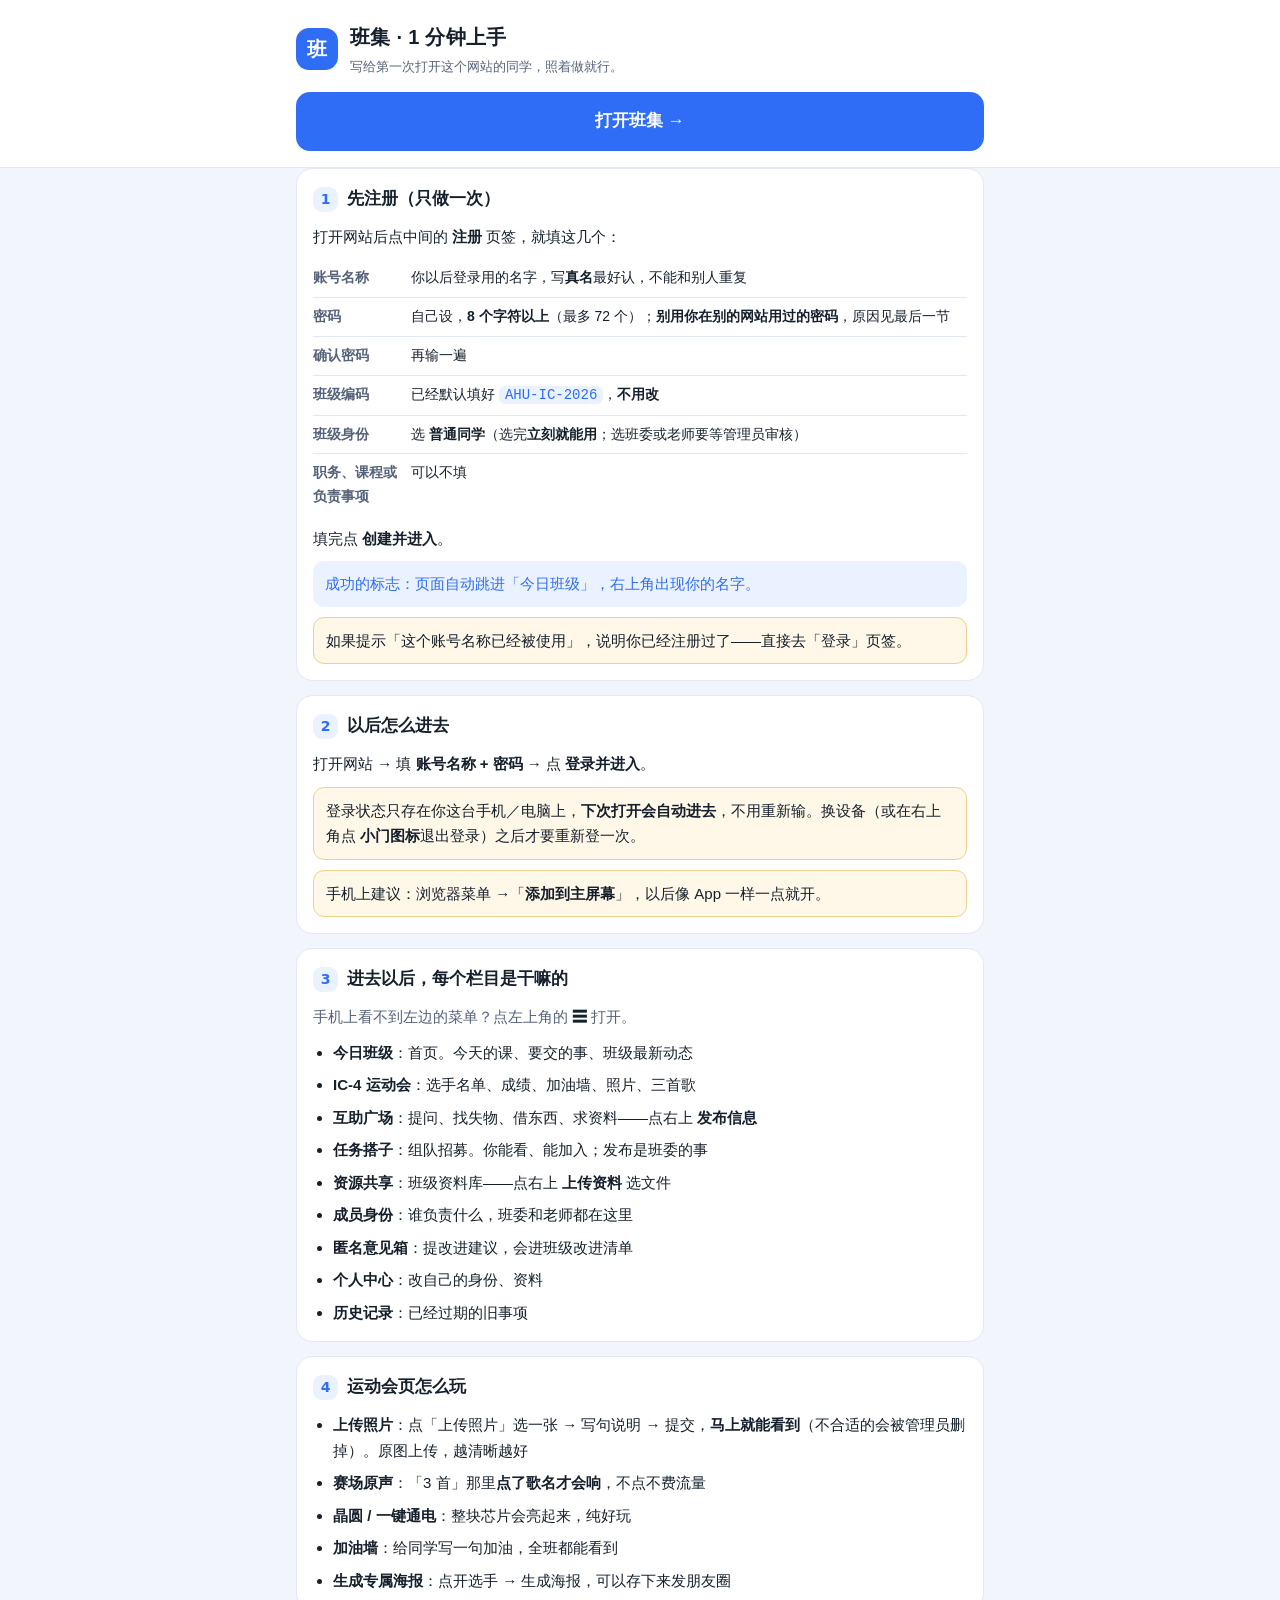
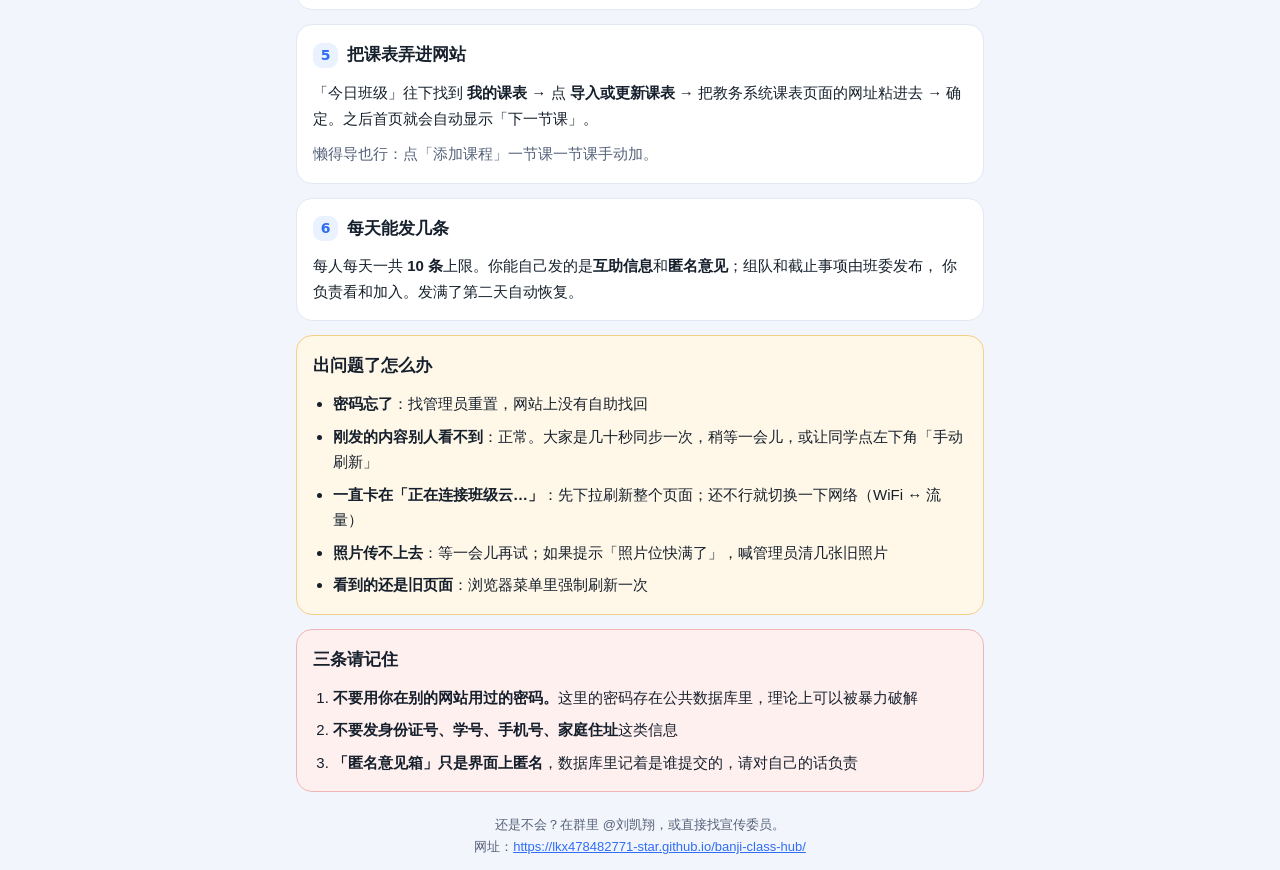
<file: guide.html>
<!doctype html>
<html lang="zh-CN">
  <head>
    <meta charset="UTF-8" />
    <meta name="viewport" content="width=device-width, initial-scale=1.0, viewport-fit=cover" />
    <meta name="theme-color" content="#f2f5fb" media="(prefers-color-scheme: light)" />
    <meta name="theme-color" content="#0f1720" media="(prefers-color-scheme: dark)" />
    <title>班集 · 1 分钟上手</title>
    <script>
      // 这台设备上已经注册过（或还登着）就不再显示「先注册」这套引导，只留一个进入网站的入口。
      // 想强制看完整说明：在网址后面加 ?all=1
      (function () {
        try {
          if (/(?:^|[?&])all=1/.test(location.search)) return;
          var accounts = localStorage.getItem("banji-local-accounts-v1");
          var session = localStorage.getItem("banji-auth-session-v1");
          var registered =
            (!!accounts && accounts !== "[]" && accounts !== "null") ||
            (!!session && session !== "null");
          if (registered) document.documentElement.className += " registered";
        } catch (error) {
          /* 隐私模式下读不到 localStorage 就照常显示说明 */
        }
      })();
    </script>
    <style>
      :root {
        --bg: #f2f5fb;
        --card: #ffffff;
        --ink: #16202c;
        --ink-soft: #55627a;
        --line: #e2e8f4;
        --accent: #2f6df6;
        --accent-soft: #eaf1ff;
        --warn-bg: #fff7e8;
        --warn-line: #f2d08a;
        --danger-bg: #fff0f0;
        --danger-line: #f0b6b6;
        --ok: #0f8f5f;
      }
      @media (prefers-color-scheme: dark) {
        :root {
          --bg: #0f1720;
          --card: #17222f;
          --ink: #e8eef7;
          --ink-soft: #9fb0c6;
          --line: #26364a;
          --accent: #7aa6ff;
          --accent-soft: #1d2b40;
          --warn-bg: #2d2617;
          --warn-line: #6b5726;
          --danger-bg: #2e1d1d;
          --danger-line: #6d3a3a;
          --ok: #58d3a4;
        }
      }
      * {
        box-sizing: border-box;
      }
      body {
        margin: 0;
        background: var(--bg);
        color: var(--ink);
        font: 16px/1.7 -apple-system, BlinkMacSystemFont, "Segoe UI", "PingFang SC",
          "Hiragino Sans GB", "Microsoft YaHei", sans-serif;
        -webkit-text-size-adjust: 100%;
        text-size-adjust: 100%;
        overflow-wrap: anywhere;
      }
      .wrap {
        max-width: 720px;
        margin: 0 auto;
        padding: 0 16px;
      }
      header.top {
        background: var(--card);
        border-bottom: 1px solid var(--line);
        padding: 20px 0 16px;
        position: sticky;
        top: 0;
        z-index: 2;
      }
      .top-row {
        display: flex;
        align-items: center;
        gap: 12px;
      }
      .mark {
        flex: none;
        width: 42px;
        height: 42px;
        border-radius: 13px;
        background: var(--accent);
        color: #fff;
        font: 700 20px/42px system-ui, sans-serif;
        text-align: center;
      }
      h1 {
        font-size: 20px;
        margin: 0;
        letter-spacing: 0.3px;
      }
      header.top p {
        margin: 2px 0 0;
        color: var(--ink-soft);
        font-size: 13px;
      }
      .cta {
        display: block;
        margin-top: 14px;
        padding: 15px;
        border-radius: 14px;
        background: var(--accent);
        color: #fff;
        text-align: center;
        font-size: 17px;
        font-weight: 700;
        text-decoration: none;
      }
      main {
        padding: 16px 0 40px;
      }
      .card {
        background: var(--card);
        border: 1px solid var(--line);
        border-radius: 16px;
        padding: 16px 16px 6px;
        margin: 0 0 14px;
      }
      .card h2 {
        font-size: 17px;
        margin: 0 0 10px;
        display: flex;
        align-items: center;
        gap: 9px;
      }
      .num {
        flex: none;
        width: 25px;
        height: 25px;
        border-radius: 9px;
        background: var(--accent-soft);
        color: var(--accent);
        font: 700 14px/25px system-ui, sans-serif;
        text-align: center;
      }
      .card p,
      .card li {
        font-size: 15px;
        margin: 0 0 10px;
      }
      .card ul,
      .card ol {
        margin: 0 0 10px;
        padding-left: 20px;
      }
      .card li {
        margin-bottom: 7px;
      }
      b,
      strong {
        color: var(--ink);
        font-weight: 650;
      }
      code {
        background: var(--accent-soft);
        color: var(--accent);
        border-radius: 6px;
        padding: 1px 6px;
        font-size: 14px;
      }
      .fields {
        margin: 0 0 10px;
      }
      .fields > div {
        display: flex;
        gap: 10px;
        padding: 7px 0;
        border-bottom: 1px solid var(--line);
        font-size: 14px;
      }
      .fields > div:last-child {
        border-bottom: 0;
      }
      .fields dt {
        flex: none;
        width: 88px;
        color: var(--ink-soft);
        font-weight: 600;
      }
      .fields dd {
        margin: 0;
        flex: 1 1 auto;
        min-width: 0;
      }
      .tip,
      .ok {
        border-radius: 11px;
        padding: 10px 12px;
        font-size: 14px;
      }
      .ok {
        background: var(--accent-soft);
        color: var(--accent);
      }
      .tip {
        background: var(--warn-bg);
        border: 1px solid var(--warn-line);
      }
      .warn {
        background: var(--warn-bg);
        border-color: var(--warn-line);
      }
      .danger {
        background: var(--danger-bg);
        border-color: var(--danger-line);
      }
      .hint {
        color: var(--ink-soft);
        font-size: 13px;
      }
      .foot {
        color: var(--ink-soft);
        font-size: 13px;
        text-align: center;
        margin-top: 22px;
      }
      .foot a {
        color: var(--accent);
      }
      .when-known {
        display: none;
      }
      html.registered .when-new {
        display: none;
      }
      html.registered .when-known {
        display: block;
      }
      .cta.inline {
        margin-top: 4px;
      }
    </style>
  </head>
  <body>
    <header class="top">
      <div class="wrap">
        <div class="top-row">
          <span class="mark">班</span>
          <div>
            <h1>班集 · 1 分钟上手</h1>
            <p class="when-new">写给第一次打开这个网站的同学，照着做就行。</p>
            <p class="when-known">你已经注册过了，直接进网站就行。</p>
          </div>
        </div>
        <a class="cta" href="./">打开班集 →</a>
      </div>
    </header>

    <main class="wrap">
      <section class="card when-known">
        <h2>你已经注册过了</h2>
        <p>这台设备上有你的账号，说明你已经用过这个网站了。下面那套注册引导不用再看。</p>
        <a class="cta inline" href="./">进入班集 →</a>
        <p class="hint" style="margin-top: 12px">
          换了新手机／新电脑，或者只是想再看一遍怎么用？<a href="?all=1">展开完整说明</a>
        </p>
      </section>

      <div class="when-new">
      <section class="card">
        <h2><span class="num">1</span>先注册（只做一次）</h2>
        <p>打开网站后点中间的 <b>注册</b> 页签，就填这几个：</p>
        <dl class="fields">
          <div><dt>账号名称</dt><dd>你以后登录用的名字，写<b>真名</b>最好认，不能和别人重复</dd></div>
          <div><dt>密码</dt><dd>自己设，<b>8 个字符以上</b>（最多 72 个）；<b>别用你在别的网站用过的密码</b>，原因见最后一节</dd></div>
          <div><dt>确认密码</dt><dd>再输一遍</dd></div>
          <div><dt>班级编码</dt><dd>已经默认填好 <code>AHU-IC-2026</code>，<b>不用改</b></dd></div>
          <div><dt>班级身份</dt><dd>选 <b>普通同学</b>（选完<b>立刻就能用</b>；选班委或老师要等管理员审核）</dd></div>
          <div><dt>职务、课程或负责事项</dt><dd>可以不填</dd></div>
        </dl>
        <p>填完点 <b>创建并进入</b>。</p>
        <p class="ok">成功的标志：页面自动跳进「今日班级」，右上角出现你的名字。</p>
        <p class="tip">如果提示「这个账号名称已经被使用」，说明你已经注册过了——直接去「登录」页签。</p>
      </section>

      <section class="card">
        <h2><span class="num">2</span>以后怎么进去</h2>
        <p>打开网站 → 填 <b>账号名称 + 密码</b> → 点 <b>登录并进入</b>。</p>
        <p class="tip">
          登录状态只存在你这台手机／电脑上，<b>下次打开会自动进去</b>，不用重新输。换设备（或在右上角点
          <b>小门图标</b>退出登录）之后才要重新登一次。
        </p>
        <p class="tip">手机上建议：浏览器菜单 →「<b>添加到主屏幕</b>」，以后像 App 一样一点就开。</p>
      </section>

      <section class="card">
        <h2><span class="num">3</span>进去以后，每个栏目是干嘛的</h2>
        <p class="hint">手机上看不到左边的菜单？点左上角的 <b>☰</b> 打开。</p>
        <ul>
          <li><b>今日班级</b>：首页。今天的课、要交的事、班级最新动态</li>
          <li><b>IC-4 运动会</b>：选手名单、成绩、加油墙、照片、三首歌</li>
          <li><b>互助广场</b>：提问、找失物、借东西、求资料——点右上 <b>发布信息</b></li>
          <li><b>任务搭子</b>：组队招募。你能看、能加入；发布是班委的事</li>
          <li><b>资源共享</b>：班级资料库——点右上 <b>上传资料</b> 选文件</li>
          <li><b>成员身份</b>：谁负责什么，班委和老师都在这里</li>
          <li><b>匿名意见箱</b>：提改进建议，会进班级改进清单</li>
          <li><b>个人中心</b>：改自己的身份、资料</li>
          <li><b>历史记录</b>：已经过期的旧事项</li>
        </ul>
      </section>

      <section class="card">
        <h2><span class="num">4</span>运动会页怎么玩</h2>
        <ul>
          <li><b>上传照片</b>：点「上传照片」选一张 → 写句说明 → 提交，<b>马上就能看到</b>（不合适的会被管理员删掉）。原图上传，越清晰越好</li>
          <li><b>赛场原声</b>：「3 首」那里<b>点了歌名才会响</b>，不点不费流量</li>
          <li><b>晶圆 / 一键通电</b>：整块芯片会亮起来，纯好玩</li>
          <li><b>加油墙</b>：给同学写一句加油，全班都能看到</li>
          <li><b>生成专属海报</b>：点开选手 → 生成海报，可以存下来发朋友圈</li>
        </ul>
      </section>

      <section class="card">
        <h2><span class="num">5</span>把课表弄进网站</h2>
        <p>
          「今日班级」往下找到 <b>我的课表</b> → 点 <b>导入或更新课表</b> → 把教务系统课表页面的网址粘进去 →
          确定。之后首页就会自动显示「下一节课」。
        </p>
        <p class="hint">懒得导也行：点「添加课程」一节课一节课手动加。</p>
      </section>

      <section class="card">
        <h2><span class="num">6</span>每天能发几条</h2>
        <p>
          每人每天一共 <b>10 条</b>上限。你能自己发的是<b>互助信息</b>和<b>匿名意见</b>；组队和截止事项由班委发布，
          你负责看和加入。发满了第二天自动恢复。
        </p>
      </section>

      <section class="card warn">
        <h2>出问题了怎么办</h2>
        <ul>
          <li><b>密码忘了</b>：找管理员重置，网站上没有自助找回</li>
          <li><b>刚发的内容别人看不到</b>：正常。大家是几十秒同步一次，稍等一会儿，或让同学点左下角「手动刷新」</li>
          <li><b>一直卡在「正在连接班级云…」</b>：先下拉刷新整个页面；还不行就切换一下网络（WiFi ↔ 流量）</li>
          <li><b>照片传不上去</b>：等一会儿再试；如果提示「照片位快满了」，喊管理员清几张旧照片</li>
          <li><b>看到的还是旧页面</b>：浏览器菜单里强制刷新一次</li>
        </ul>
      </section>

      <section class="card danger">
        <h2>三条请记住</h2>
        <ol>
          <li><b>不要用你在别的网站用过的密码。</b>这里的密码存在公共数据库里，理论上可以被暴力破解</li>
          <li><b>不要发身份证号、学号、手机号、家庭住址</b>这类信息</li>
          <li><b>「匿名意见箱」只是界面上匿名</b>，数据库里记着是谁提交的，请对自己的话负责</li>
        </ol>
      </section>
      </div>

      <p class="foot">
        还是不会？在群里 @刘凯翔，或直接找宣传委员。<br />
        网址：<a href="./">https://lkx478482771-star.github.io/banji-class-hub/</a>
      </p>
    </main>
  </body>
</html>
</file>
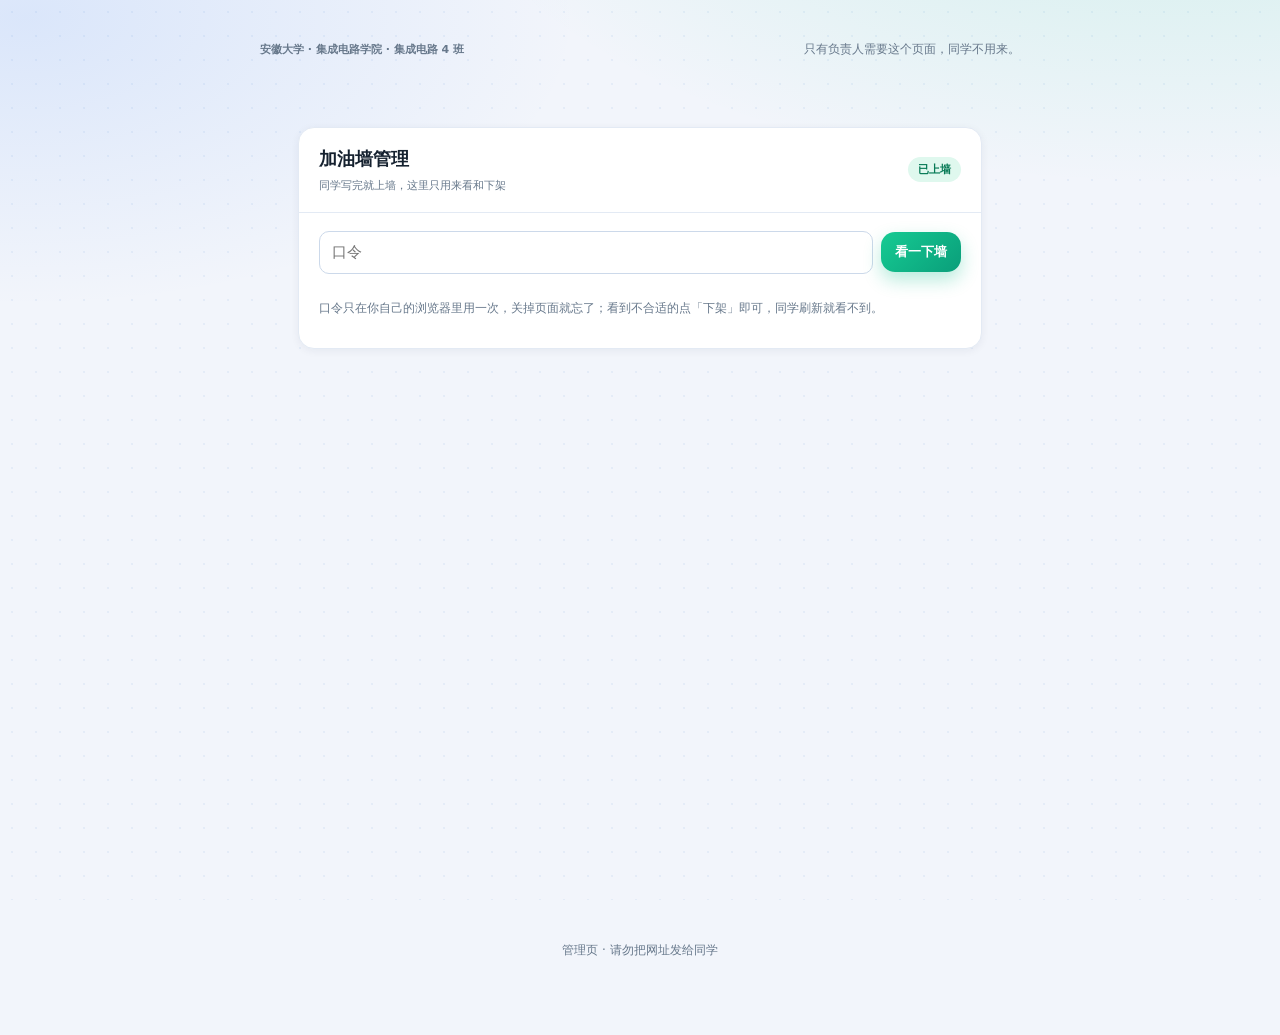
<file: ic4-sports/admin.html>
﻿<!doctype html>
<html lang="zh-CN">
  <head>
    <meta charset="UTF-8" />
    <meta name="viewport" content="width=device-width, initial-scale=1.0, viewport-fit=cover" />
    <meta name="robots" content="noindex, nofollow" />
    <meta name="theme-color" content="#0f1720" />
    <title>加油墙管理 · 集成电路 4 班</title>
    <meta name="description" content="IC-4 运动会加油墙的负责人管理页：看墙上的内容，把不合适的下架。" />
    <link rel="stylesheet" href="styles.css?v=828ebdc4" />
  </head>
  <body class="standalone-page">
    <div class="admin-shell">
      <div class="standalone-bar">
        <p class="eyebrow">安徽大学 · 集成电路学院 · 集成电路 4 班</p>
        <p class="standalone-note">只有负责人需要这个页面，同学不用来。</p>
      </div>

      <main class="page-content" id="admin" tabindex="-1">
        <section class="panel">
          <header class="panel-header">
            <div>
              <h3>加油墙管理</h3>
              <p>同学写完就上墙，这里只用来看和下架</p>
            </div>
            <span class="badge green">已上墙</span>
          </header>
          <div class="panel-body">
            <div class="cheer-actions">
              <input class="admin-input" id="admin-secret" type="password" autocomplete="off" placeholder="口令" />
              <button class="primary-button" type="button" data-action="admin-load">看一下墙</button>
            </div>
            <p class="admin-msg" id="admin-msg"></p>
            <p class="admin-stats" id="admin-stats"></p>
            <div id="admin-list"></div>
            <p class="cheer-note">口令只在你自己的浏览器里用一次，关掉页面就忘了；看到不合适的点「下架」即可，同学刷新就看不到。</p>
          </div>
        </section>
      </main>

      <p class="standalone-footer">管理页 · 请勿把网址发给同学</p>
    </div>

    <noscript>
      <div class="admin-shell">
        <p class="eyebrow">这个页面需要浏览器打开 JavaScript 才能用。</p>
      </div>
    </noscript>

    <script src="assets/icons.js?v=828ebdc4"></script>
    <script src="config.js?v=828ebdc4"></script>
    <script src="cheer-api.js?v=828ebdc4"></script>
    <script src="admin.js?v=828ebdc4" defer></script>
  </body>
</html>
</file>
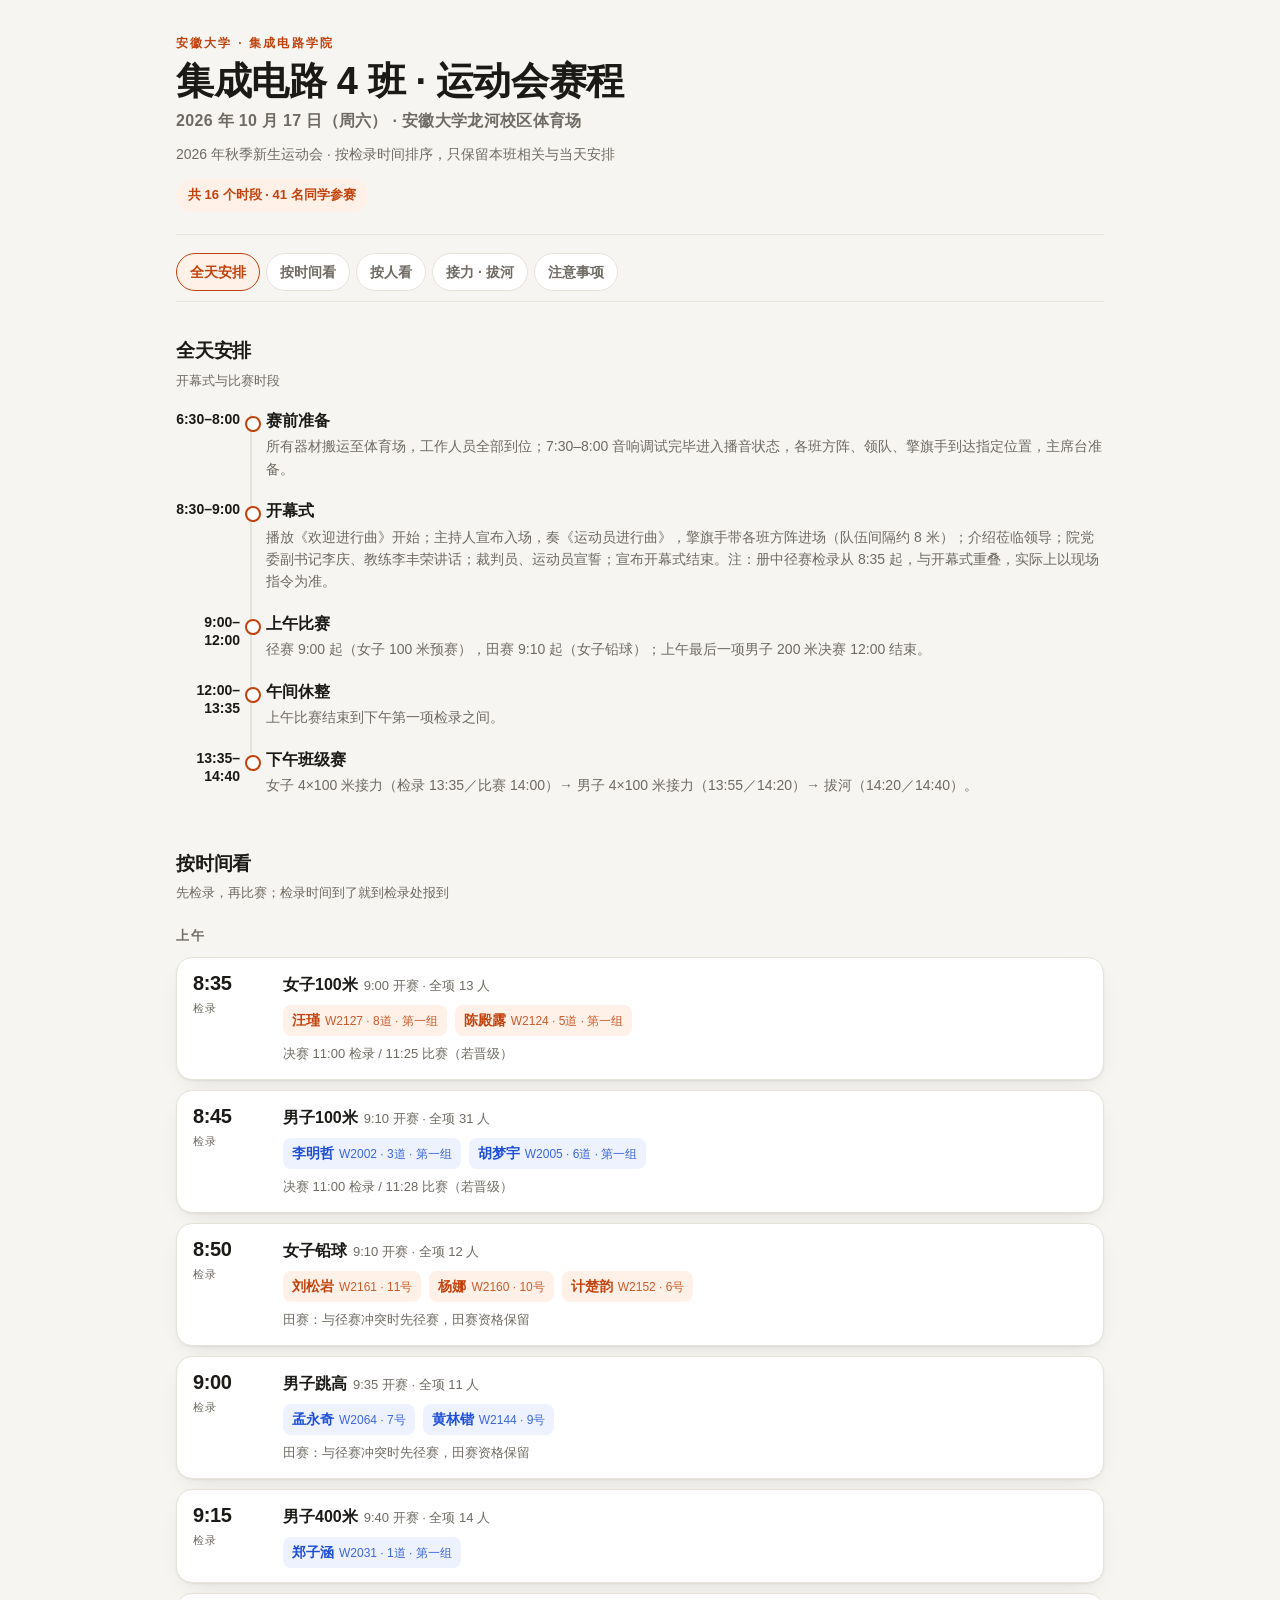
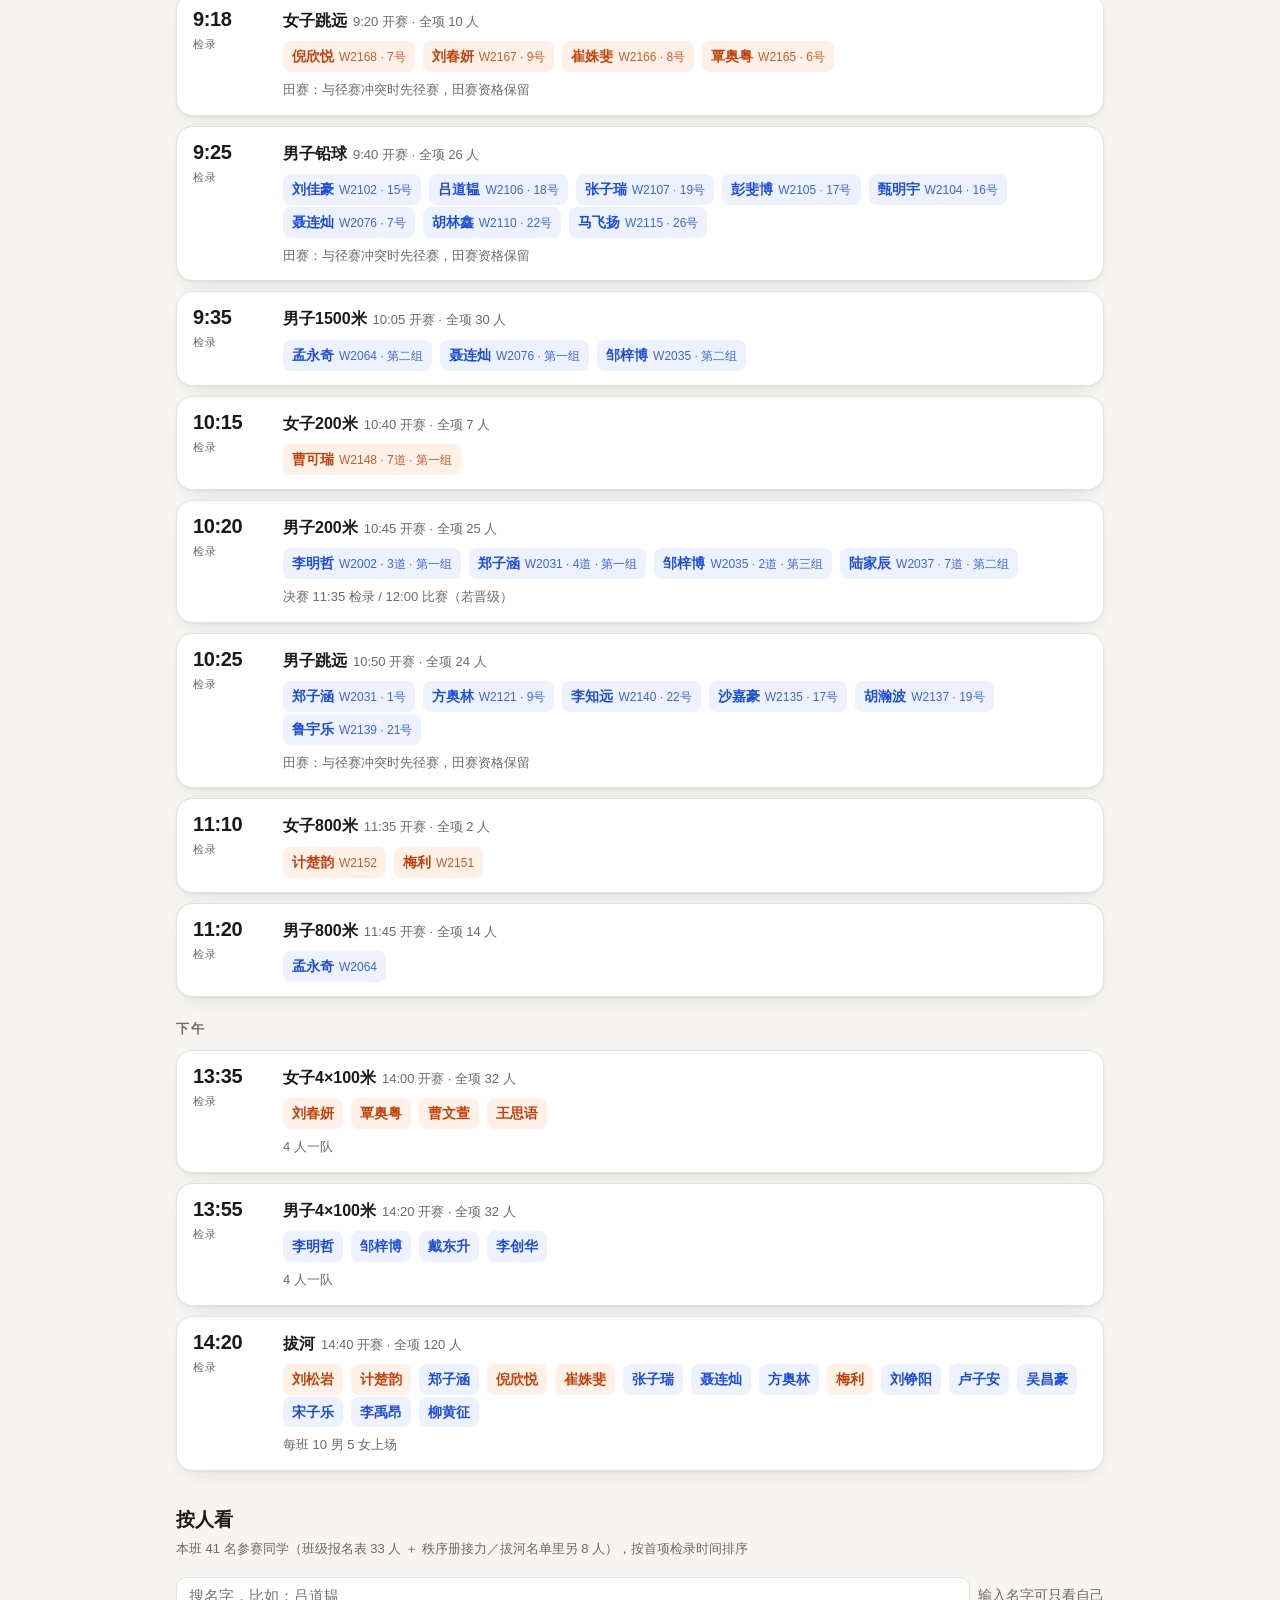
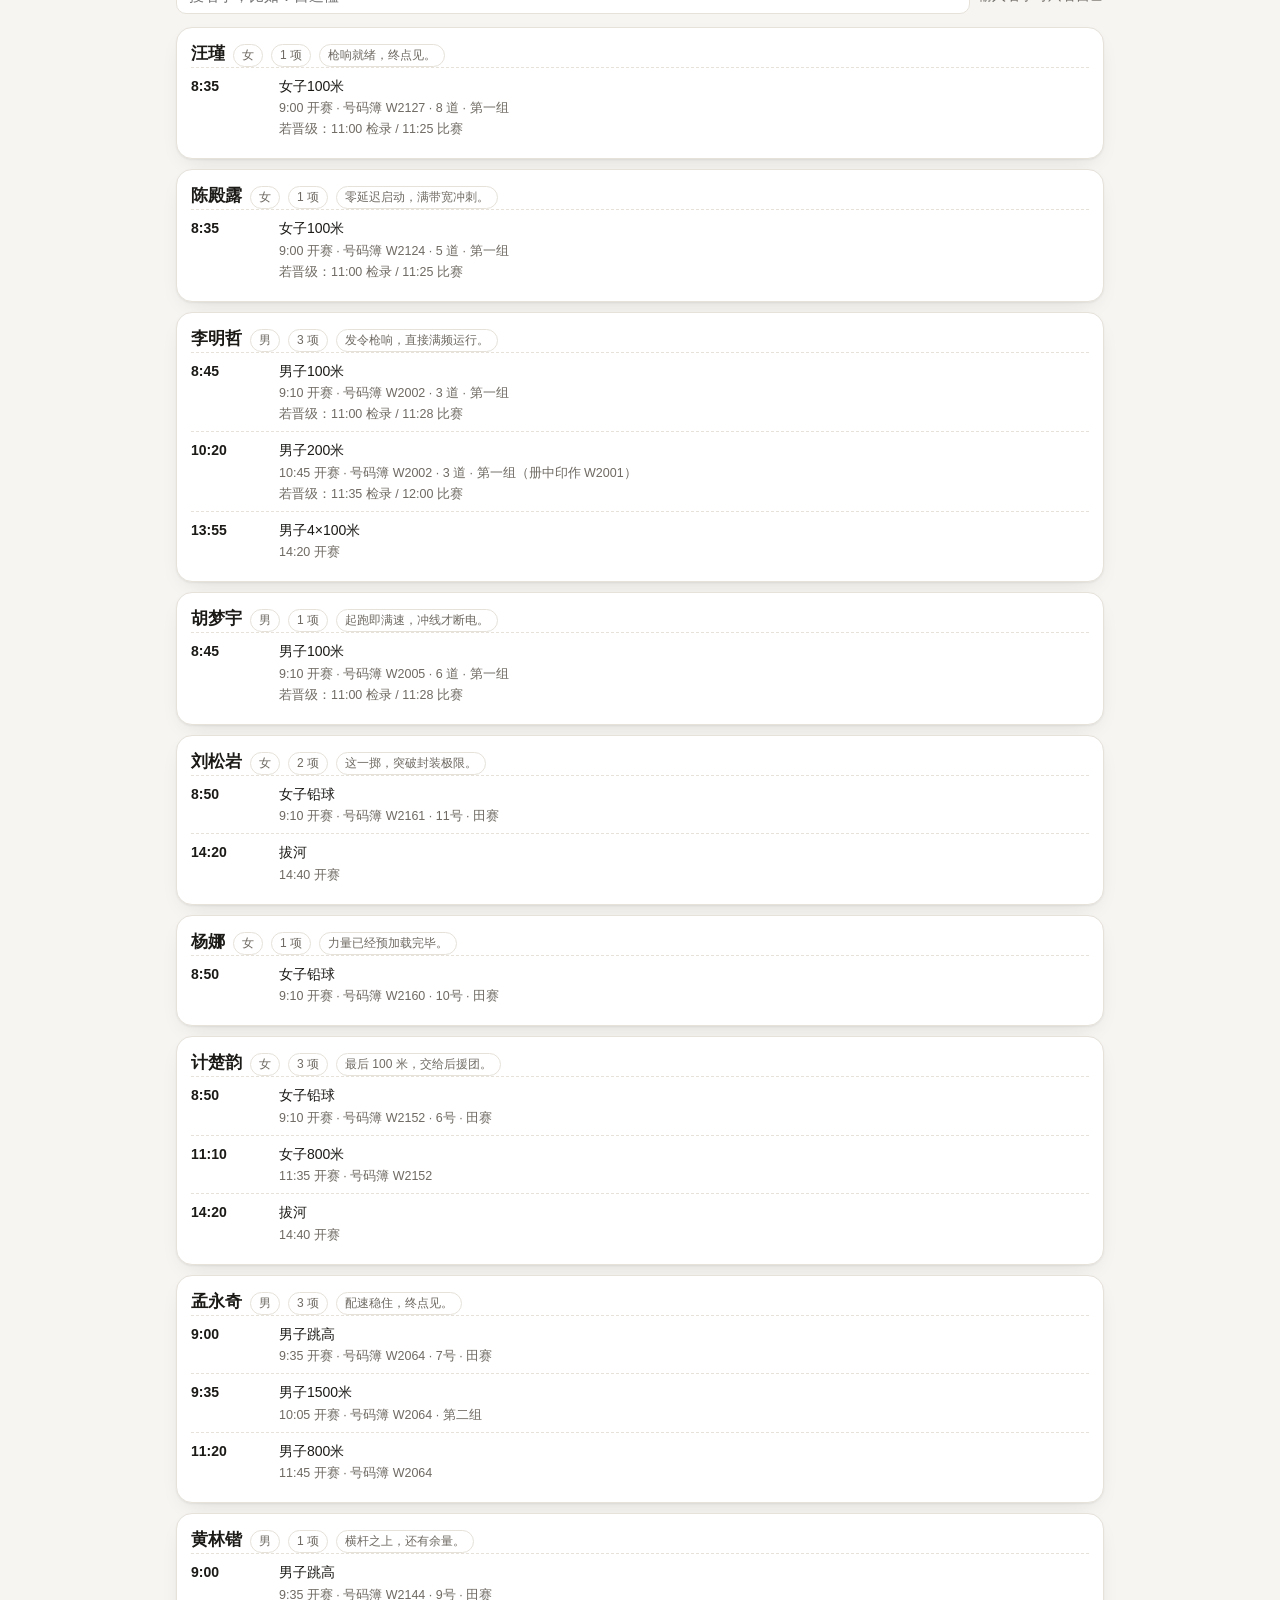
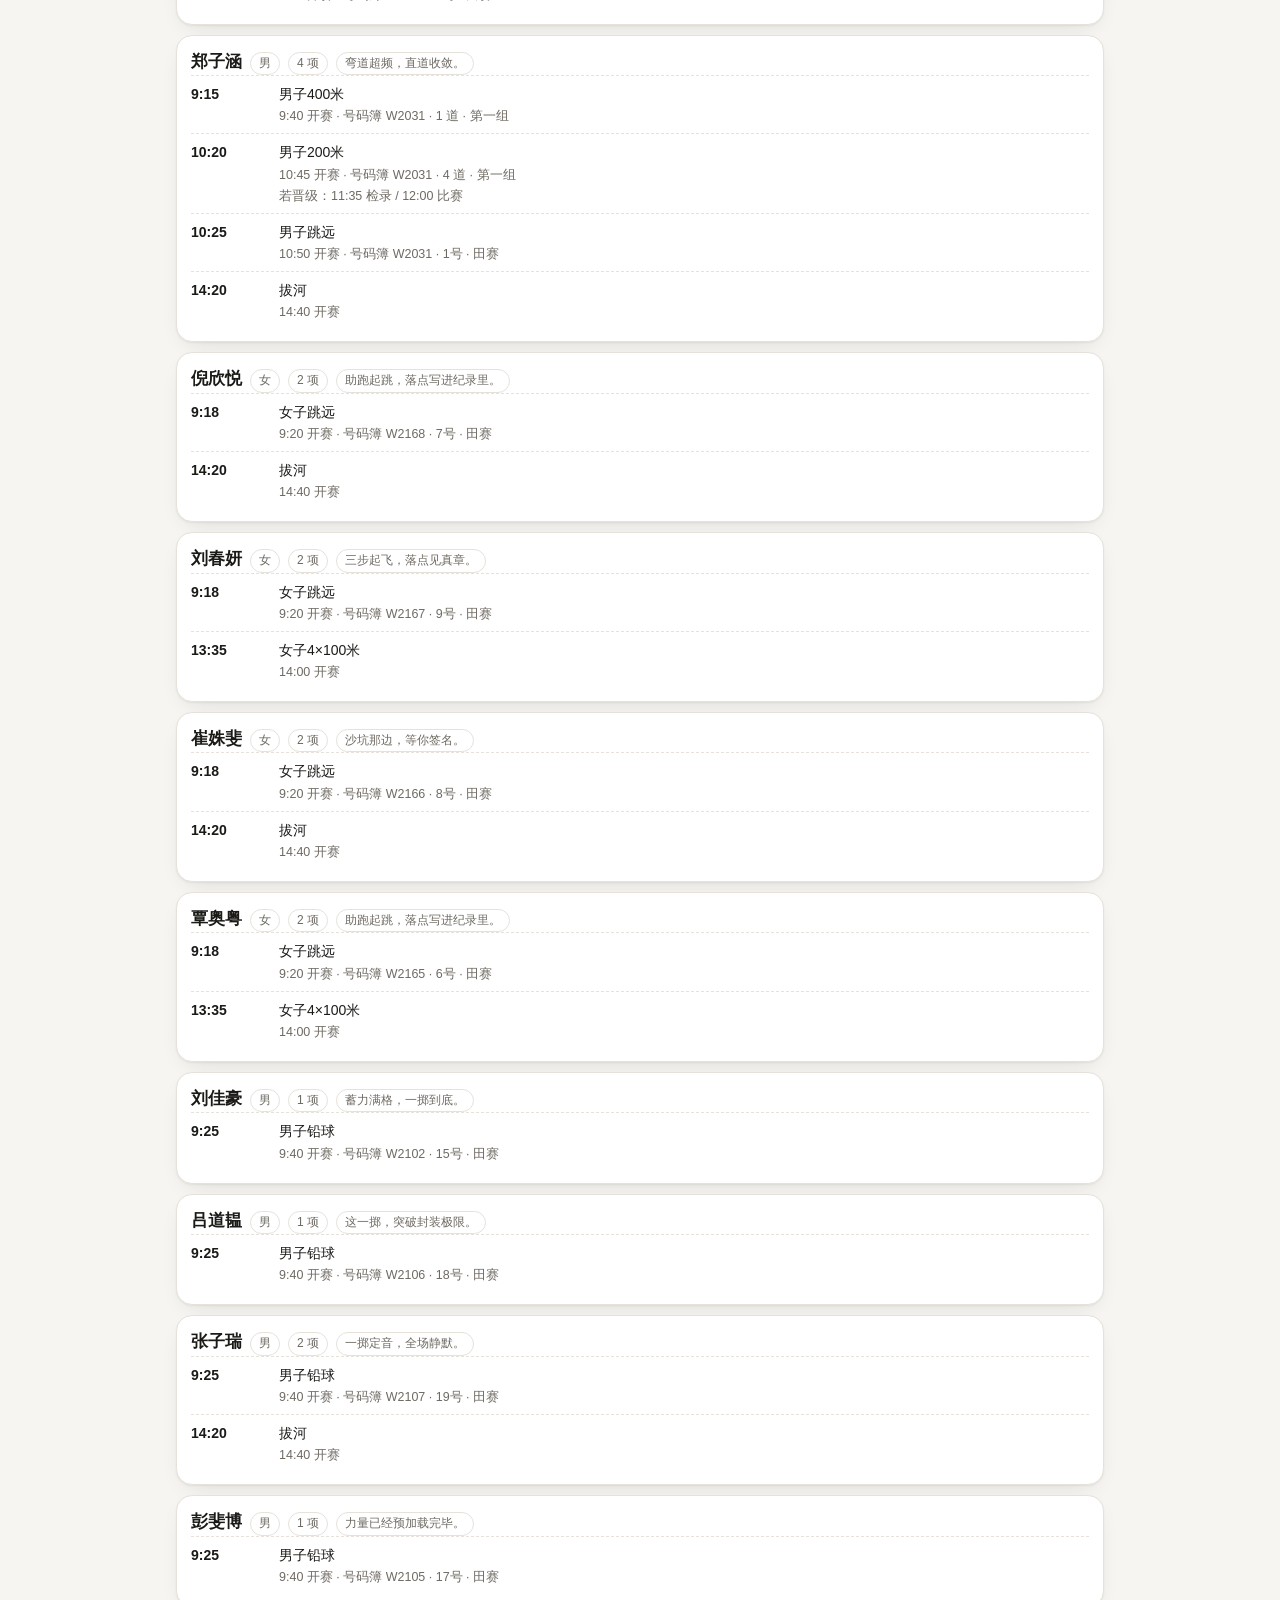
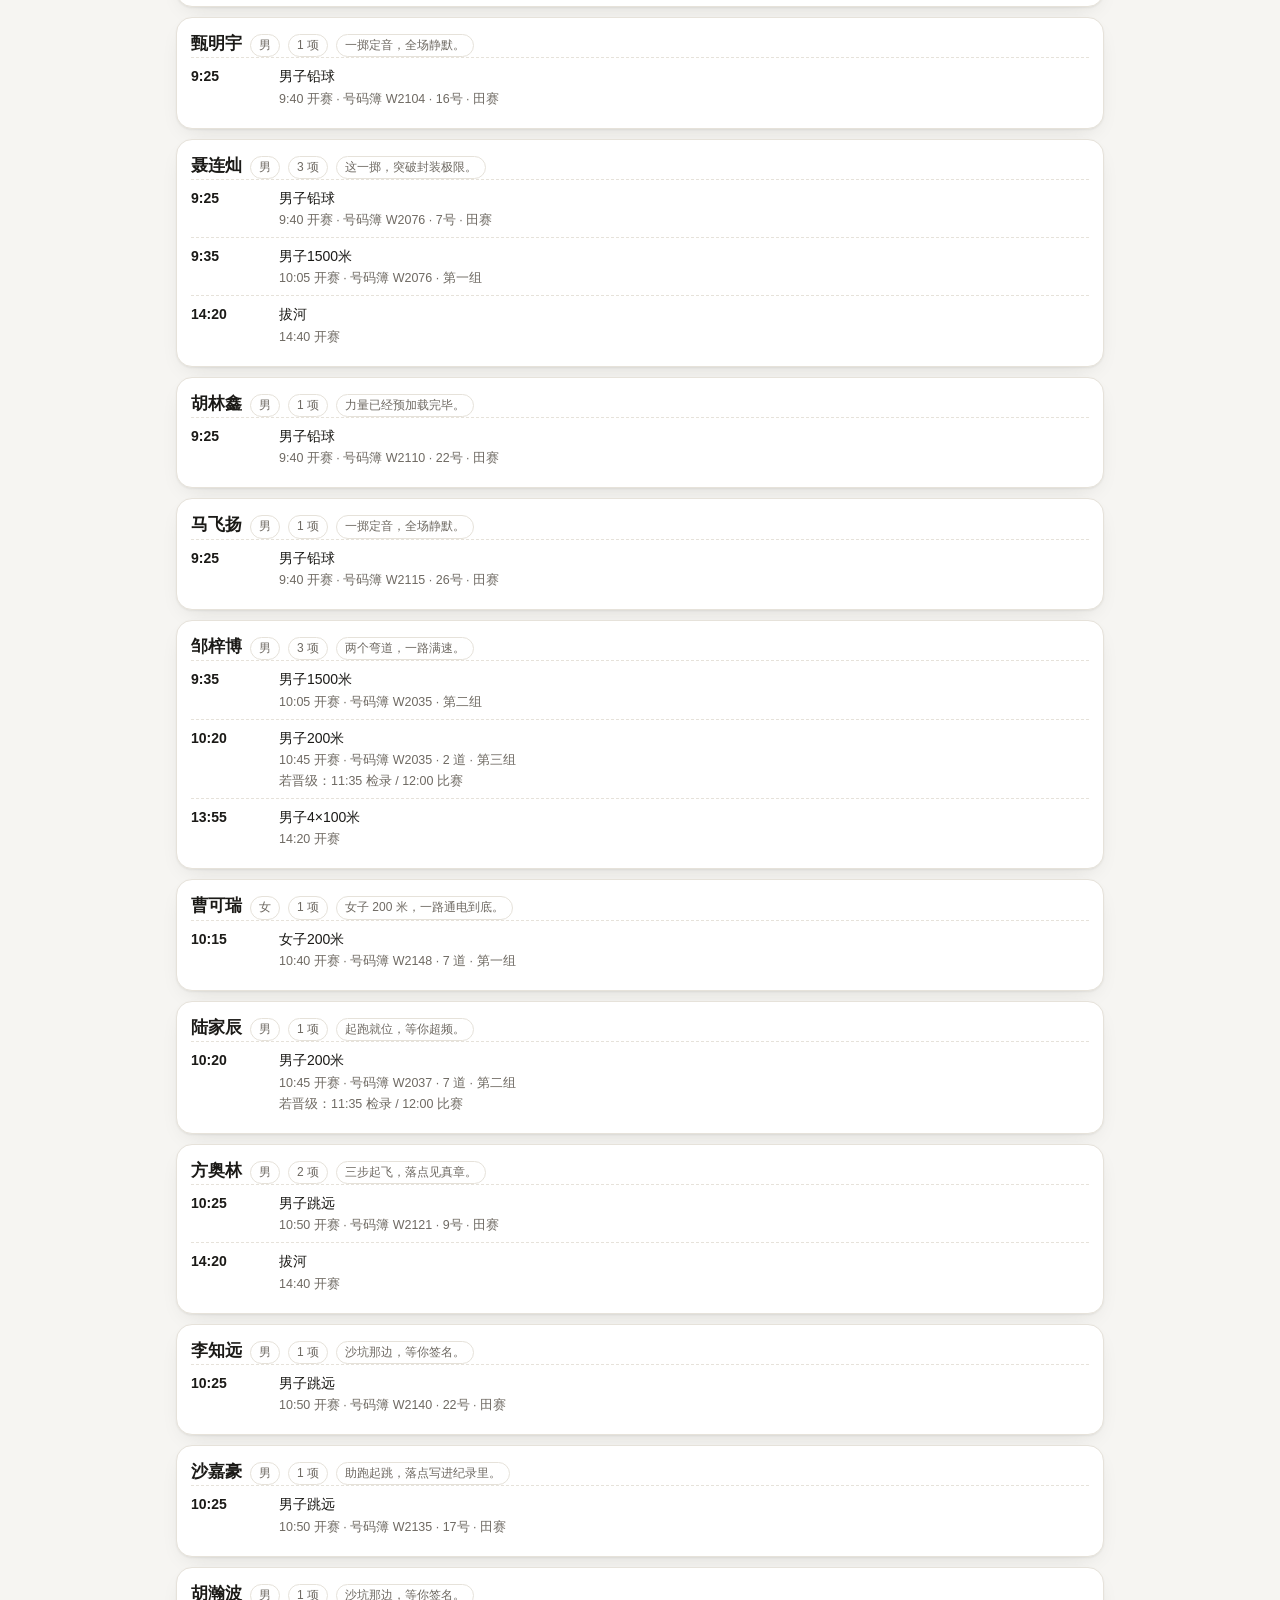
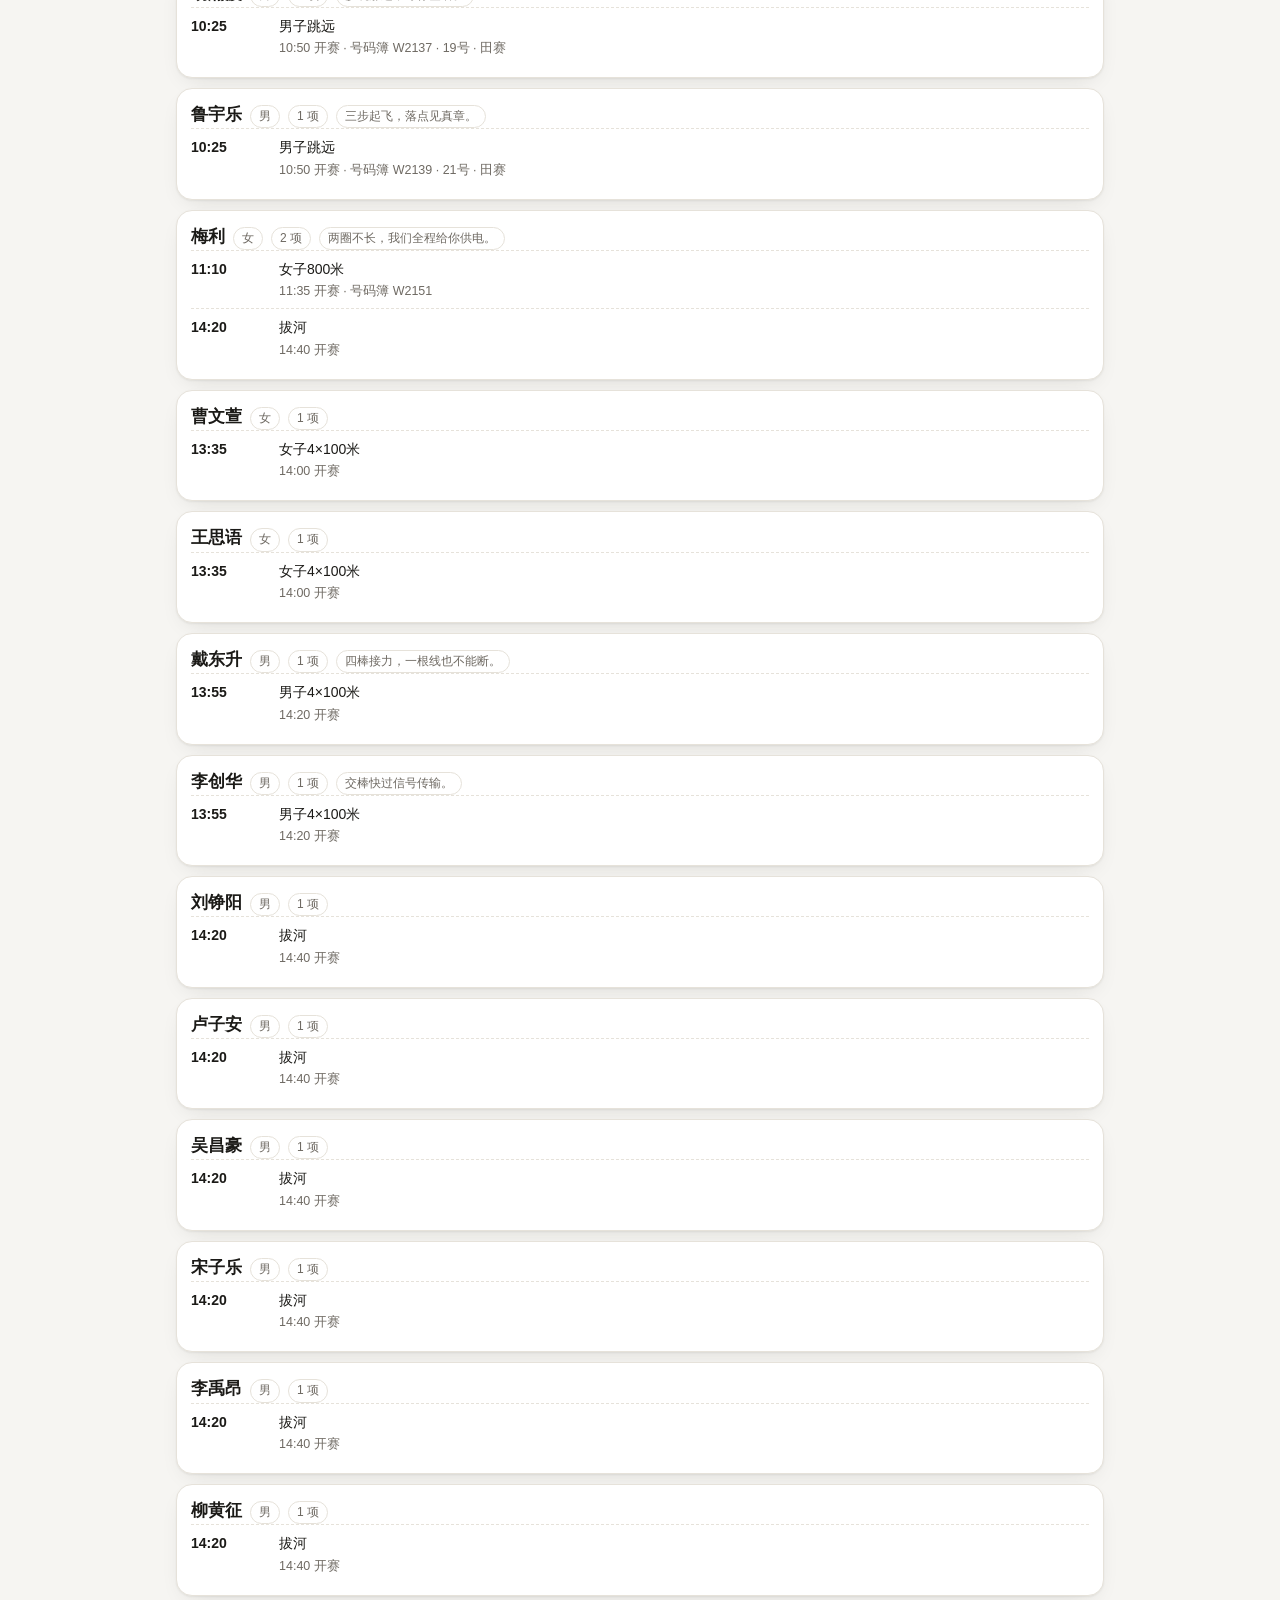
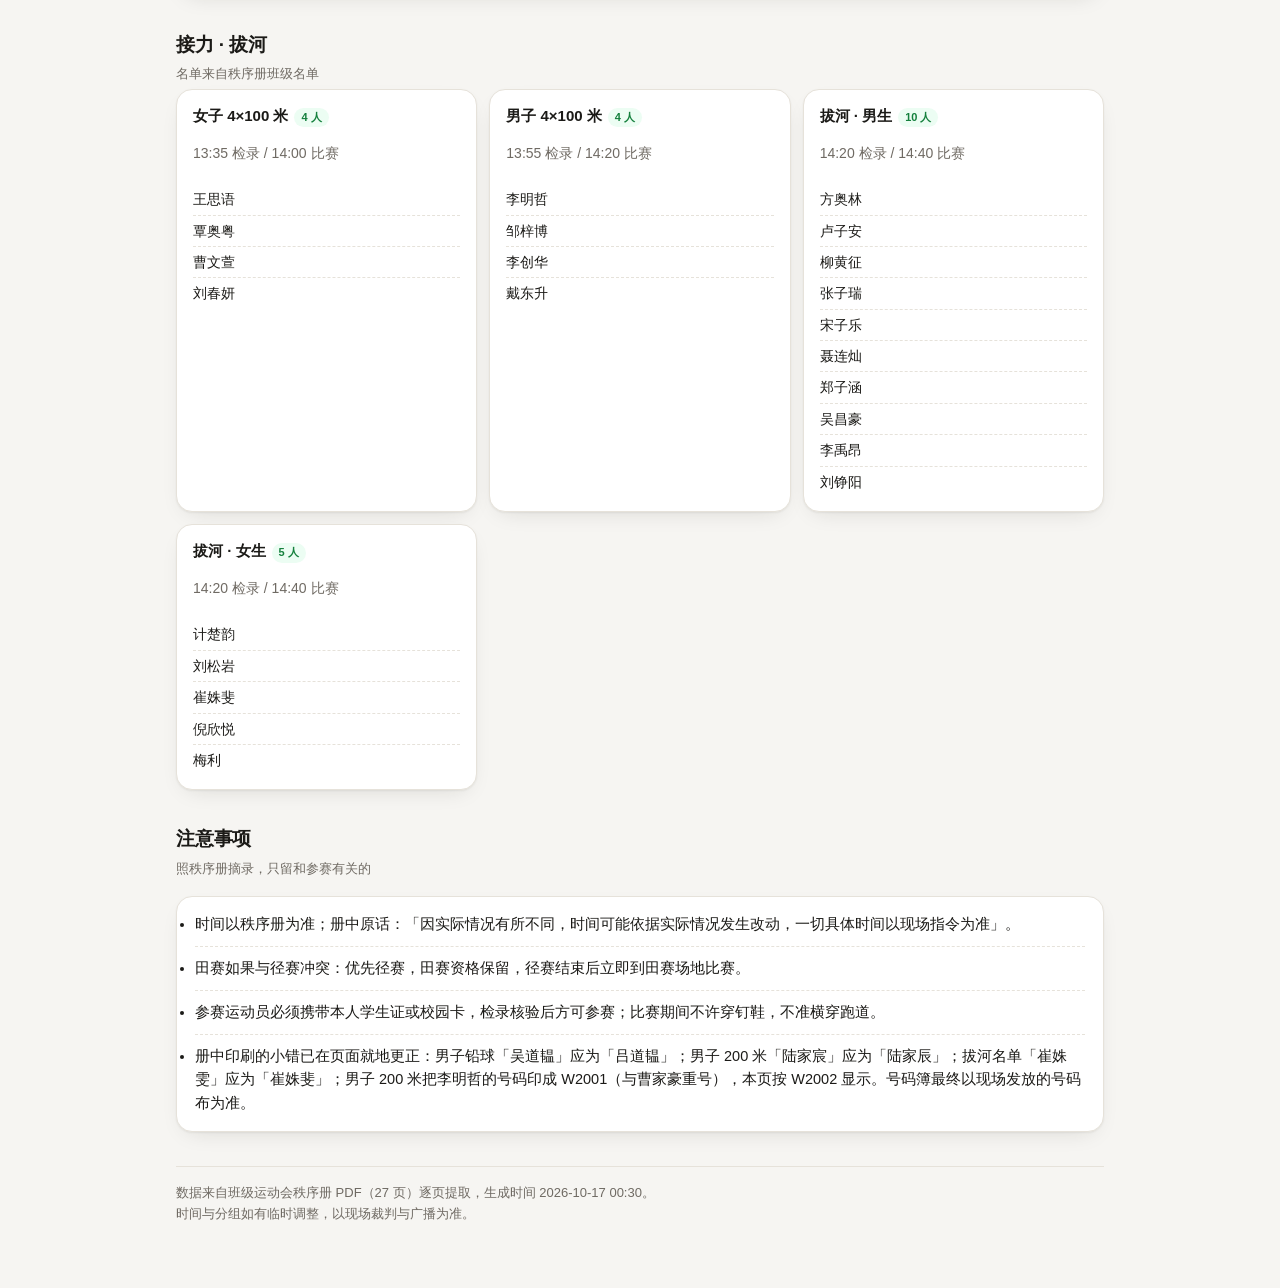
<file: ic4-sports/schedule.html>
<!doctype html>
<html lang="zh-CN">
<head>
<meta charset="utf-8">
<meta name="viewport" content="width=device-width,initial-scale=1,viewport-fit=cover">
<meta name="robots" content="noindex, nofollow">
<title>集电4班 · 运动会赛程（2026-10-17）</title>
<meta name="description" content="集成电路 4 班运动会参赛时间与全天安排，按时间顺序整理，供本班同学查看。">
<style>
:root{
  --bg:#f6f5f2; --card:#ffffff; --ink:#1b1a17; --muted:#6f6a63; --line:#e6e2da;
  --accent:#c2410c; --accent-soft:#fff1e7; --blue:#1d4ed8; --blue-soft:#eef2ff;
  --green:#15803d; --green-soft:#ecfdf3; --shadow:0 1px 2px rgba(27,26,23,.06),0 8px 24px -12px rgba(27,26,23,.18);
  --radius:16px;
}
@media (prefers-color-scheme:dark){
  :root{
    --bg:#14140f; --card:#1d1c18; --ink:#f2efe9; --muted:#a7a196; --line:#302e28;
    --accent:#fb923c; --accent-soft:#3a2415; --blue:#93b4fd; --blue-soft:#1c2440;
    --green:#6ee7a8; --green-soft:#17301f; --shadow:0 1px 2px rgba(0,0,0,.4),0 10px 30px -14px rgba(0,0,0,.7);
  }
}
*{box-sizing:border-box}
html{-webkit-text-size-adjust:100%}
body{margin:0;background:var(--bg);color:var(--ink);
  font:16px/1.6 -apple-system,BlinkMacSystemFont,"Segoe UI","PingFang SC","Hiragino Sans GB","Microsoft YaHei",sans-serif;}
a{color:inherit}
.wrap{max-width:960px;margin:0 auto;padding:0 16px 64px}
/* 头部 */
.hero{padding:34px 0 22px;border-bottom:1px solid var(--line);margin-bottom:8px}
.kicker{margin:0 0 6px;font-size:12px;letter-spacing:.18em;color:var(--accent);font-weight:700}
h1{margin:0;font-size:clamp(24px,6.2vw,38px);line-height:1.18;letter-spacing:-.01em;font-weight:800}
h1 small{display:block;font-size:clamp(13px,3.4vw,16px);font-weight:600;color:var(--muted);letter-spacing:.02em;margin-top:8px}
.hero .meta{margin:12px 0 0;color:var(--muted);font-size:14px}
.pill{display:inline-block;margin:14px 8px 0 0;padding:6px 12px;border-radius:999px;
  background:var(--accent-soft);color:var(--accent);font-size:13px;font-weight:700}
/* 导航 */
.tabs{position:sticky;top:0;z-index:5;display:flex;gap:6px;overflow-x:auto;padding:10px 0;
  background:color-mix(in srgb,var(--bg) 92%,transparent);backdrop-filter:blur(8px);
  border-bottom:1px solid var(--line);scrollbar-width:none}
.tabs::-webkit-scrollbar{display:none}
.tabs a{flex:0 0 auto;padding:7px 13px;border-radius:999px;border:1px solid var(--line);
  background:var(--card);font-size:14px;font-weight:600;text-decoration:none;color:var(--muted)}
.tabs a.on{color:var(--accent);border-color:var(--accent);background:var(--accent-soft)}
h2{font-size:19px;margin:34px 0 4px;letter-spacing:-.01em}
h2 .sub{display:block;font-size:13px;color:var(--muted);font-weight:500;margin-top:4px;letter-spacing:0}
/* 全天时间轴 */
.tl{margin:16px 0 0;padding:0;list-style:none;position:relative}
.tl li{position:relative;padding:0 0 18px 90px}
.tl li:before{content:"";position:absolute;left:74px;top:6px;bottom:-6px;width:2px;background:var(--line)}
.tl li:last-child:before{display:none}
.tl li:after{content:"";position:absolute;left:69px;top:8px;width:12px;height:12px;border-radius:50%;
  background:var(--card);border:2px solid var(--accent)}
.tl .t{position:absolute;left:0;top:2px;width:64px;text-align:right;font-weight:800;font-size:14px;
  font-variant-numeric:tabular-nums;line-height:1.3}
.tl .n{font-weight:700}
.tl .d{color:var(--muted);font-size:14px;margin-top:2px}
/* 时段卡片 */
.slot{display:flex;gap:14px;background:var(--card);border:1px solid var(--line);border-radius:var(--radius);
  padding:14px 16px;margin:10px 0;box-shadow:var(--shadow)}
.slot .time{flex:0 0 76px;font-variant-numeric:tabular-nums}
.slot .time b{display:block;font-size:20px;line-height:1.1;letter-spacing:-.02em}
.slot .time span{font-size:11px;color:var(--muted);letter-spacing:.08em;text-transform:uppercase}
.slot .body{flex:1;min-width:0}
.slot .ev{font-weight:800;font-size:16px}
.slot .ev em{font-style:normal;color:var(--muted);font-weight:500;font-size:13px;margin-left:6px}
.slot .people{margin:6px 0 0;font-size:15px;line-height:1.9}
.slot .who{display:inline-block;margin:2px 8px 0 0;padding:2px 9px;border-radius:8px;background:var(--blue-soft);
  color:var(--blue);font-weight:700;font-size:14px;white-space:nowrap}
.slot .who i{font-style:normal;font-weight:500;opacity:.85;font-size:12px;margin-left:5px}
.slot .who.f{background:var(--accent-soft);color:var(--accent)}
.slot .note{margin:8px 0 0;font-size:13px;color:var(--muted)}
.slot.next{border-color:var(--accent);box-shadow:0 0 0 3px var(--accent-soft),var(--shadow)}
.halfday{margin:22px 0 6px;font-size:13px;font-weight:800;letter-spacing:.14em;color:var(--muted)}
/* 人卡片 */
.tools{display:flex;gap:8px;flex-wrap:wrap;align-items:center;margin:14px 0 4px}
.tools input{flex:1 1 190px;padding:9px 12px;border-radius:10px;border:1px solid var(--line);
  background:var(--card);color:var(--ink);font-size:15px}
.tools label{font-size:14px;color:var(--muted);display:flex;gap:6px;align-items:center}
.person{background:var(--card);border:1px solid var(--line);border-radius:var(--radius);
  padding:12px 14px;margin:10px 0;box-shadow:var(--shadow)}
.person .hd{display:flex;align-items:baseline;gap:8px;flex-wrap:wrap}
.person .nm{font-weight:800;font-size:17px}
.person .tag{font-size:12px;color:var(--muted);border:1px solid var(--line);border-radius:999px;padding:1px 8px}
.it{display:flex;gap:10px;padding:7px 0;border-top:1px dashed var(--line);font-size:14px}
.it:first-of-type{border-top:0}
.it .tm{flex:0 0 78px;font-variant-numeric:tabular-nums;font-weight:700}
.it .ev{flex:1;min-width:0}
.it .ev small{display:block;color:var(--muted);font-size:12.5px;margin-top:1px}
.it.final .ev small{color:var(--accent)}
/* 表格 */
table{width:100%;border-collapse:collapse;background:var(--card);border:1px solid var(--line);
  border-radius:var(--radius);overflow:hidden;font-size:14px}
th,td{padding:9px 10px;text-align:left;border-bottom:1px solid var(--line);vertical-align:top}
th{background:color-mix(in srgb,var(--card) 70%,var(--bg));font-size:12px;letter-spacing:.06em;color:var(--muted)}
tr:last-child td{border-bottom:0}
td.num{font-variant-numeric:tabular-nums;white-space:nowrap;font-weight:700}
.two{display:grid;gap:12px;grid-template-columns:repeat(auto-fit,minmax(260px,1fr))}
.box{background:var(--card);border:1px solid var(--line);border-radius:var(--radius);padding:14px 16px;box-shadow:var(--shadow)}
.box h3{margin:0 0 8px;font-size:15px}
.box ul{margin:0;padding-left:0;list-style:none}
.box li{padding:4px 0;font-size:14px;border-bottom:1px dashed var(--line)}
.box li:last-child{border-bottom:0}
.badge{display:inline-block;font-size:11px;padding:1px 7px;border-radius:999px;background:var(--green-soft);
  color:var(--green);font-weight:700;margin-left:6px}
.notes{background:var(--card);border:1px solid var(--line);border-radius:var(--radius);padding:6px 18px;box-shadow:var(--shadow)}
.notes li{padding:10px 0;border-bottom:1px dashed var(--line);font-size:14.5px;color:var(--ink)}
.notes li:last-child{border-bottom:0}
footer{margin-top:34px;padding-top:16px;border-top:1px solid var(--line);color:var(--muted);font-size:13px}
.empty{color:var(--muted);font-size:14px;padding:10px 0}
@media print{
  .tabs,.tools{display:none} body{background:#fff} .slot,.person,.box,table{box-shadow:none}
  .slot{break-inside:avoid} h2{break-after:avoid}
}
</style>
</head>
<body>
<div class="wrap">
<header class="hero">
  <p class="kicker">安徽大学 · 集成电路学院</p>
  <h1>集成电路 4 班 · 运动会赛程<small>2026 年 10 月 17 日（周六） · 安徽大学龙河校区体育场</small></h1>
  <p class="meta">2026 年秋季新生运动会 · 按检录时间排序，只保留本班相关与当天安排</p>
  <p class="pill" id="live">加载中…</p>
</header>

<nav class="tabs">
  <a href="#day" class="on">全天安排</a>
  <a href="#time">按时间看</a>
  <a href="#people">按人看</a>
  <a href="#team">接力 · 拔河</a>
  <a href="#notes">注意事项</a>
</nav>

<h2 id="day">全天安排<span class="sub">开幕式与比赛时段</span></h2>
<ul class="tl" id="tl"></ul>

<h2 id="time">按时间看<span class="sub">先检录，再比赛；检录时间到了就到检录处报到</span></h2>
<div id="slots"></div>

<h2 id="people">按人看<span class="sub">本班 41 名参赛同学（班级报名表 33 人 ＋ 秩序册接力／拔河名单里另 8 人），按首项检录时间排序</span></h2>
<div class="tools">
  <input id="q" type="search" placeholder="搜名字，比如：吕道韫" autocomplete="off">
  <span class="empty" id="hint">输入名字可只看自己</span>
</div>
<div id="people-list"></div>

<h2 id="team">接力 · 拔河<span class="sub">名单来自秩序册班级名单</span></h2>
<div class="two" id="team-boxes"></div>

<h2 id="notes">注意事项<span class="sub">照秩序册摘录，只留和参赛有关的</span></h2>
<ul class="notes"><li>时间以秩序册为准；册中原话：「因实际情况有所不同，时间可能依据实际情况发生改动，一切具体时间以现场指令为准」。</li><li>田赛如果与径赛冲突：优先径赛，田赛资格保留，径赛结束后立即到田赛场地比赛。</li><li>参赛运动员必须携带本人学生证或校园卡，检录核验后方可参赛；比赛期间不许穿钉鞋，不准横穿跑道。</li><li>册中印刷的小错已在页面就地更正：男子铅球「吴道韫」应为「吕道韫」；男子 200 米「陆家宸」应为「陆家辰」；拔河名单「崔姝雯」应为「崔姝斐」；男子 200 米把李明哲的号码印成 W2001（与曹家豪重号），本页按 W2002 显示。号码簿最终以现场发放的号码布为准。</li></ul>

<footer>
  数据来自班级运动会秩序册 PDF（27 页）逐页提取，生成时间 2026-10-17 00:30。<br>
  时间与分组如有临时调整，以现场裁判与广播为准。
</footer>
</div>
<script>window.__DATA__ = {"meet": "2026 年秋季新生运动会", "class": "集成电路 4 班", "roster_n": 33, "date": "2026 年 10 月 17 日（周六）", "venue": "安徽大学龙河校区体育场", "day": [["6:30–8:00", "赛前准备", "所有器材搬运至体育场，工作人员全部到位；7:30–8:00 音响调试完毕进入播音状态，各班方阵、领队、擎旗手到达指定位置，主席台准备。"], ["8:30–9:00", "开幕式", "播放《欢迎进行曲》开始；主持人宣布入场，奏《运动员进行曲》，擎旗手带各班方阵进场（队伍间隔约 8 米）；介绍莅临领导；院党委副书记李庆、教练李丰荣讲话；裁判员、运动员宣誓；宣布开幕式结束。注：册中径赛检录从 8:35 起，与开幕式重叠，实际上以现场指令为准。"], ["9:00–12:00", "上午比赛", "径赛 9:00 起（女子 100 米预赛），田赛 9:10 起（女子铅球）；上午最后一项男子 200 米决赛 12:00 结束。"], ["12:00–13:35", "午间休整", "上午比赛结束到下午第一项检录之间。"], ["13:35–14:40", "下午班级赛", "女子 4×100 米接力（检录 13:35／比赛 14:00）→ 男子 4×100 米接力（13:55／14:20）→ 拔河（14:20／14:40）。"]], "notes": ["时间以秩序册为准；册中原话：「因实际情况有所不同，时间可能依据实际情况发生改动，一切具体时间以现场指令为准」。", "田赛如果与径赛冲突：优先径赛，田赛资格保留，径赛结束后立即到田赛场地比赛。", "参赛运动员必须携带本人学生证或校园卡，检录核验后方可参赛；比赛期间不许穿钉鞋，不准横穿跑道。", "册中印刷的小错已在页面就地更正：男子铅球「吴道韫」应为「吕道韫」；男子 200 米「陆家宸」应为「陆家辰」；拔河名单「崔姝雯」应为「崔姝斐」；男子 200 米把李明哲的号码印成 W2001（与曹家豪重号），本页按 W2002 显示。号码簿最终以现场发放的号码布为准。"], "events": {"女子100米": ["8:35", "9:00", "11:00", "11:25", 13], "男子100米": ["8:45", "9:10", "11:00", "11:28", 31], "女子铅球": ["8:50", "9:10", "", "", 12], "女子跳高": ["9:00", "9:25", "", "", 3], "男子跳高": ["9:00", "9:35", "", "", 11], "女子400米": ["9:05", "9:30", "", "", 2], "男子400米": ["9:15", "9:40", "", "", 14], "女子跳远": ["9:18", "9:20", "", "", 10], "男子铅球": ["9:25", "9:40", "", "", 26], "男子1500米": ["9:35", "10:05", "", "", 30], "女子200米": ["10:15", "10:40", "", "", 7], "男子200米": ["10:20", "10:45", "11:35", "12:00", 25], "男子跳远": ["10:25", "10:50", "", "", 24], "女子800米": ["11:10", "11:35", "", "", 2], "男子800米": ["11:20", "11:45", "", "", 14], "女子4×100米": ["13:35", "14:00", "", "", 32], "男子4×100米": ["13:55", "14:20", "", "", 32], "拔河": ["14:20", "14:40", "", "", 120]}, "slots": [{"checkin": "8:35", "event": "女子100米", "start": "9:00", "count": 13, "final_checkin": "11:00", "final_start": "11:25", "people": ["汪瑾", "陈殿露"]}, {"checkin": "8:45", "event": "男子100米", "start": "9:10", "count": 31, "final_checkin": "11:00", "final_start": "11:28", "people": ["李明哲", "胡梦宇"]}, {"checkin": "8:50", "event": "女子铅球", "start": "9:10", "count": 12, "final_checkin": "", "final_start": "", "people": ["刘松岩", "杨娜", "计楚韵"]}, {"checkin": "9:00", "event": "男子跳高", "start": "9:35", "count": 11, "final_checkin": "", "final_start": "", "people": ["孟永奇", "黄林锴"]}, {"checkin": "9:15", "event": "男子400米", "start": "9:40", "count": 14, "final_checkin": "", "final_start": "", "people": ["郑子涵"]}, {"checkin": "9:18", "event": "女子跳远", "start": "9:20", "count": 10, "final_checkin": "", "final_start": "", "people": ["倪欣悦", "刘春妍", "崔姝斐", "覃奥粤"]}, {"checkin": "9:25", "event": "男子铅球", "start": "9:40", "count": 26, "final_checkin": "", "final_start": "", "people": ["刘佳豪", "吕道韫", "张子瑞", "彭斐博", "甄明宇", "聂连灿", "胡林鑫", "马飞扬"]}, {"checkin": "9:35", "event": "男子1500米", "start": "10:05", "count": 30, "final_checkin": "", "final_start": "", "people": ["孟永奇", "聂连灿", "邹梓博"]}, {"checkin": "10:15", "event": "女子200米", "start": "10:40", "count": 7, "final_checkin": "", "final_start": "", "people": ["曹可瑞"]}, {"checkin": "10:20", "event": "男子200米", "start": "10:45", "count": 25, "final_checkin": "11:35", "final_start": "12:00", "people": ["李明哲", "郑子涵", "邹梓博", "陆家辰"]}, {"checkin": "10:25", "event": "男子跳远", "start": "10:50", "count": 24, "final_checkin": "", "final_start": "", "people": ["郑子涵", "方奥林", "李知远", "沙嘉豪", "胡瀚波", "鲁宇乐"]}, {"checkin": "11:10", "event": "女子800米", "start": "11:35", "count": 2, "final_checkin": "", "final_start": "", "people": ["计楚韵", "梅利"]}, {"checkin": "11:20", "event": "男子800米", "start": "11:45", "count": 14, "final_checkin": "", "final_start": "", "people": ["孟永奇"]}, {"checkin": "13:35", "event": "女子4×100米", "start": "14:00", "count": 32, "final_checkin": "", "final_start": "", "people": ["刘春妍", "覃奥粤", "曹文萱", "王思语"]}, {"checkin": "13:55", "event": "男子4×100米", "start": "14:20", "count": 32, "final_checkin": "", "final_start": "", "people": ["李明哲", "邹梓博", "戴东升", "李创华"]}, {"checkin": "14:20", "event": "拔河", "start": "14:40", "count": 120, "final_checkin": "", "final_start": "", "people": ["刘松岩", "计楚韵", "郑子涵", "倪欣悦", "崔姝斐", "张子瑞", "聂连灿", "方奥林", "梅利", "刘铮阳", "卢子安", "吴昌豪", "宋子乐", "李禹昂", "柳黄征"]}], "teams": {"女子4×100米": ["王思语", "覃奥粤", "曹文萱", "刘春妍"], "男子4×100米": ["李明哲", "邹梓博", "李创华", "戴东升"], "拔河男": ["方奥林", "卢子安", "柳黄征", "张子瑞", "宋子乐", "聂连灿", "郑子涵", "吴昌豪", "李禹昂", "刘铮阳"], "拔河女": ["计楚韵", "刘松岩", "崔姝斐", "倪欣悦", "梅利"]}, "people": [{"name": "汪瑾", "sex": "女", "cheer": "枪响就绪，终点见。", "events": ["女子100米"], "items": [{"event": "女子100米", "checkin": "8:35", "start": "9:00", "final_checkin": "11:00", "final_start": "11:25", "count": 13, "lane": "8", "bib": "W2127", "seq": "", "group": "第一组", "field": false, "in_doc": true}]}, {"name": "陈殿露", "sex": "女", "cheer": "零延迟启动，满带宽冲刺。", "events": ["女子100米"], "items": [{"event": "女子100米", "checkin": "8:35", "start": "9:00", "final_checkin": "11:00", "final_start": "11:25", "count": 13, "lane": "5", "bib": "W2124", "seq": "", "group": "第一组", "field": false, "in_doc": true}]}, {"name": "李明哲", "sex": "男", "cheer": "发令枪响，直接满频运行。", "events": ["男子100米", "男子200米", "男子4×100米"], "items": [{"event": "男子100米", "checkin": "8:45", "start": "9:10", "final_checkin": "11:00", "final_start": "11:28", "count": 31, "lane": "3", "bib": "W2002", "seq": "", "group": "第一组", "field": false, "in_doc": true}, {"event": "男子200米", "checkin": "10:20", "start": "10:45", "final_checkin": "11:35", "final_start": "12:00", "count": 25, "lane": "3", "bib": "W2002", "seq": "", "group": "第一组", "field": false, "in_doc": true, "bib_doc": "W2001"}, {"event": "男子4×100米", "checkin": "13:55", "start": "14:20", "final_checkin": "", "final_start": "", "count": 32, "lane": "", "bib": "", "seq": "", "group": "", "field": false, "in_doc": false}]}, {"name": "胡梦宇", "sex": "男", "cheer": "起跑即满速，冲线才断电。", "events": ["男子100米"], "items": [{"event": "男子100米", "checkin": "8:45", "start": "9:10", "final_checkin": "11:00", "final_start": "11:28", "count": 31, "lane": "6", "bib": "W2005", "seq": "", "group": "第一组", "field": false, "in_doc": true}]}, {"name": "刘松岩", "sex": "女", "cheer": "这一掷，突破封装极限。", "events": ["女子铅球", "拔河"], "items": [{"event": "女子铅球", "checkin": "8:50", "start": "9:10", "final_checkin": "", "final_start": "", "count": 12, "lane": "", "bib": "W2161", "seq": "11号", "group": "", "field": true, "in_doc": true}, {"event": "拔河", "checkin": "14:20", "start": "14:40", "final_checkin": "", "final_start": "", "count": 120, "lane": "", "bib": "", "seq": "", "group": "", "field": false, "in_doc": false}]}, {"name": "杨娜", "sex": "女", "cheer": "力量已经预加载完毕。", "events": ["女子铅球"], "items": [{"event": "女子铅球", "checkin": "8:50", "start": "9:10", "final_checkin": "", "final_start": "", "count": 12, "lane": "", "bib": "W2160", "seq": "10号", "group": "", "field": true, "in_doc": true}]}, {"name": "计楚韵", "sex": "女", "cheer": "最后 100 米，交给后援团。", "events": ["女子800米", "女子铅球", "拔河"], "items": [{"event": "女子铅球", "checkin": "8:50", "start": "9:10", "final_checkin": "", "final_start": "", "count": 12, "lane": "", "bib": "W2152", "seq": "6号", "group": "", "field": true, "in_doc": true}, {"event": "女子800米", "checkin": "11:10", "start": "11:35", "final_checkin": "", "final_start": "", "count": 2, "lane": "", "bib": "W2152", "seq": "", "group": "", "field": false, "in_doc": true}, {"event": "拔河", "checkin": "14:20", "start": "14:40", "final_checkin": "", "final_start": "", "count": 120, "lane": "", "bib": "", "seq": "", "group": "", "field": false, "in_doc": false}]}, {"name": "孟永奇", "sex": "男", "cheer": "配速稳住，终点见。", "events": ["男子800米", "男子1500米", "男子跳高"], "items": [{"event": "男子跳高", "checkin": "9:00", "start": "9:35", "final_checkin": "", "final_start": "", "count": 11, "lane": "", "bib": "W2064", "seq": "7号", "group": "", "field": true, "in_doc": true}, {"event": "男子1500米", "checkin": "9:35", "start": "10:05", "final_checkin": "", "final_start": "", "count": 30, "lane": "", "bib": "W2064", "seq": "", "group": "第二组", "field": false, "in_doc": true}, {"event": "男子800米", "checkin": "11:20", "start": "11:45", "final_checkin": "", "final_start": "", "count": 14, "lane": "", "bib": "W2064", "seq": "", "group": "", "field": false, "in_doc": true}]}, {"name": "黄林锴", "sex": "男", "cheer": "横杆之上，还有余量。", "events": ["男子跳高"], "items": [{"event": "男子跳高", "checkin": "9:00", "start": "9:35", "final_checkin": "", "final_start": "", "count": 11, "lane": "", "bib": "W2144", "seq": "9号", "group": "", "field": true, "in_doc": true}]}, {"name": "郑子涵", "sex": "男", "cheer": "弯道超频，直道收敛。", "events": ["男子200米", "男子跳远", "男子400米", "拔河"], "items": [{"event": "男子400米", "checkin": "9:15", "start": "9:40", "final_checkin": "", "final_start": "", "count": 14, "lane": "1", "bib": "W2031", "seq": "", "group": "第一组", "field": false, "in_doc": true}, {"event": "男子200米", "checkin": "10:20", "start": "10:45", "final_checkin": "11:35", "final_start": "12:00", "count": 25, "lane": "4", "bib": "W2031", "seq": "", "group": "第一组", "field": false, "in_doc": true}, {"event": "男子跳远", "checkin": "10:25", "start": "10:50", "final_checkin": "", "final_start": "", "count": 24, "lane": "", "bib": "W2031", "seq": "1号", "group": "", "field": true, "in_doc": true}, {"event": "拔河", "checkin": "14:20", "start": "14:40", "final_checkin": "", "final_start": "", "count": 120, "lane": "", "bib": "", "seq": "", "group": "", "field": false, "in_doc": false}]}, {"name": "倪欣悦", "sex": "女", "cheer": "助跑起跳，落点写进纪录里。", "events": ["女子跳远", "拔河"], "items": [{"event": "女子跳远", "checkin": "9:18", "start": "9:20", "final_checkin": "", "final_start": "", "count": 10, "lane": "", "bib": "W2168", "seq": "7号", "group": "", "field": true, "in_doc": true}, {"event": "拔河", "checkin": "14:20", "start": "14:40", "final_checkin": "", "final_start": "", "count": 120, "lane": "", "bib": "", "seq": "", "group": "", "field": false, "in_doc": false}]}, {"name": "刘春妍", "sex": "女", "cheer": "三步起飞，落点见真章。", "events": ["女子跳远", "女子4×100米"], "items": [{"event": "女子跳远", "checkin": "9:18", "start": "9:20", "final_checkin": "", "final_start": "", "count": 10, "lane": "", "bib": "W2167", "seq": "9号", "group": "", "field": true, "in_doc": true}, {"event": "女子4×100米", "checkin": "13:35", "start": "14:00", "final_checkin": "", "final_start": "", "count": 32, "lane": "", "bib": "", "seq": "", "group": "", "field": false, "in_doc": false}]}, {"name": "崔姝斐", "sex": "女", "cheer": "沙坑那边，等你签名。", "events": ["女子跳远", "拔河"], "items": [{"event": "女子跳远", "checkin": "9:18", "start": "9:20", "final_checkin": "", "final_start": "", "count": 10, "lane": "", "bib": "W2166", "seq": "8号", "group": "", "field": true, "in_doc": true}, {"event": "拔河", "checkin": "14:20", "start": "14:40", "final_checkin": "", "final_start": "", "count": 120, "lane": "", "bib": "", "seq": "", "group": "", "field": false, "in_doc": false}]}, {"name": "覃奥粤", "sex": "女", "cheer": "助跑起跳，落点写进纪录里。", "events": ["女子跳远", "女子4×100米"], "items": [{"event": "女子跳远", "checkin": "9:18", "start": "9:20", "final_checkin": "", "final_start": "", "count": 10, "lane": "", "bib": "W2165", "seq": "6号", "group": "", "field": true, "in_doc": true}, {"event": "女子4×100米", "checkin": "13:35", "start": "14:00", "final_checkin": "", "final_start": "", "count": 32, "lane": "", "bib": "", "seq": "", "group": "", "field": false, "in_doc": false}]}, {"name": "刘佳豪", "sex": "男", "cheer": "蓄力满格，一掷到底。", "events": ["男子铅球"], "items": [{"event": "男子铅球", "checkin": "9:25", "start": "9:40", "final_checkin": "", "final_start": "", "count": 26, "lane": "", "bib": "W2102", "seq": "15号", "group": "", "field": true, "in_doc": true}]}, {"name": "吕道韫", "sex": "男", "cheer": "这一掷，突破封装极限。", "events": ["男子铅球"], "items": [{"event": "男子铅球", "checkin": "9:25", "start": "9:40", "final_checkin": "", "final_start": "", "count": 26, "lane": "", "bib": "W2106", "seq": "18号", "group": "", "field": true, "in_doc": true}]}, {"name": "张子瑞", "sex": "男", "cheer": "一掷定音，全场静默。", "events": ["男子铅球", "拔河"], "items": [{"event": "男子铅球", "checkin": "9:25", "start": "9:40", "final_checkin": "", "final_start": "", "count": 26, "lane": "", "bib": "W2107", "seq": "19号", "group": "", "field": true, "in_doc": true}, {"event": "拔河", "checkin": "14:20", "start": "14:40", "final_checkin": "", "final_start": "", "count": 120, "lane": "", "bib": "", "seq": "", "group": "", "field": false, "in_doc": false}]}, {"name": "彭斐博", "sex": "男", "cheer": "力量已经预加载完毕。", "events": ["男子铅球"], "items": [{"event": "男子铅球", "checkin": "9:25", "start": "9:40", "final_checkin": "", "final_start": "", "count": 26, "lane": "", "bib": "W2105", "seq": "17号", "group": "", "field": true, "in_doc": true}]}, {"name": "甄明宇", "sex": "男", "cheer": "一掷定音，全场静默。", "events": ["男子铅球"], "items": [{"event": "男子铅球", "checkin": "9:25", "start": "9:40", "final_checkin": "", "final_start": "", "count": 26, "lane": "", "bib": "W2104", "seq": "16号", "group": "", "field": true, "in_doc": true}]}, {"name": "聂连灿", "sex": "男", "cheer": "这一掷，突破封装极限。", "events": ["男子铅球", "男子1500米", "拔河"], "items": [{"event": "男子铅球", "checkin": "9:25", "start": "9:40", "final_checkin": "", "final_start": "", "count": 26, "lane": "", "bib": "W2076", "seq": "7号", "group": "", "field": true, "in_doc": true}, {"event": "男子1500米", "checkin": "9:35", "start": "10:05", "final_checkin": "", "final_start": "", "count": 30, "lane": "", "bib": "W2076", "seq": "", "group": "第一组", "field": false, "in_doc": true}, {"event": "拔河", "checkin": "14:20", "start": "14:40", "final_checkin": "", "final_start": "", "count": 120, "lane": "", "bib": "", "seq": "", "group": "", "field": false, "in_doc": false}]}, {"name": "胡林鑫", "sex": "男", "cheer": "力量已经预加载完毕。", "events": ["男子铅球"], "items": [{"event": "男子铅球", "checkin": "9:25", "start": "9:40", "final_checkin": "", "final_start": "", "count": 26, "lane": "", "bib": "W2110", "seq": "22号", "group": "", "field": true, "in_doc": true}]}, {"name": "马飞扬", "sex": "男", "cheer": "一掷定音，全场静默。", "events": ["男子铅球"], "items": [{"event": "男子铅球", "checkin": "9:25", "start": "9:40", "final_checkin": "", "final_start": "", "count": 26, "lane": "", "bib": "W2115", "seq": "26号", "group": "", "field": true, "in_doc": true}]}, {"name": "邹梓博", "sex": "男", "cheer": "两个弯道，一路满速。", "events": ["男子200米", "男子4×100米", "男子1500米"], "items": [{"event": "男子1500米", "checkin": "9:35", "start": "10:05", "final_checkin": "", "final_start": "", "count": 30, "lane": "", "bib": "W2035", "seq": "", "group": "第二组", "field": false, "in_doc": true}, {"event": "男子200米", "checkin": "10:20", "start": "10:45", "final_checkin": "11:35", "final_start": "12:00", "count": 25, "lane": "2", "bib": "W2035", "seq": "", "group": "第三组", "field": false, "in_doc": true}, {"event": "男子4×100米", "checkin": "13:55", "start": "14:20", "final_checkin": "", "final_start": "", "count": 32, "lane": "", "bib": "", "seq": "", "group": "", "field": false, "in_doc": false}]}, {"name": "曹可瑞", "sex": "女", "cheer": "女子 200 米，一路通电到底。", "events": ["女子200米"], "items": [{"event": "女子200米", "checkin": "10:15", "start": "10:40", "final_checkin": "", "final_start": "", "count": 7, "lane": "7", "bib": "W2148", "seq": "", "group": "第一组", "field": false, "in_doc": true}]}, {"name": "陆家辰", "sex": "男", "cheer": "起跑就位，等你超频。", "events": ["男子200米"], "items": [{"event": "男子200米", "checkin": "10:20", "start": "10:45", "final_checkin": "11:35", "final_start": "12:00", "count": 25, "lane": "7", "bib": "W2037", "seq": "", "group": "第二组", "field": false, "in_doc": true}]}, {"name": "方奥林", "sex": "男", "cheer": "三步起飞，落点见真章。", "events": ["男子跳远", "拔河"], "items": [{"event": "男子跳远", "checkin": "10:25", "start": "10:50", "final_checkin": "", "final_start": "", "count": 24, "lane": "", "bib": "W2121", "seq": "9号", "group": "", "field": true, "in_doc": true}, {"event": "拔河", "checkin": "14:20", "start": "14:40", "final_checkin": "", "final_start": "", "count": 120, "lane": "", "bib": "", "seq": "", "group": "", "field": false, "in_doc": false}]}, {"name": "李知远", "sex": "男", "cheer": "沙坑那边，等你签名。", "events": ["男子跳远"], "items": [{"event": "男子跳远", "checkin": "10:25", "start": "10:50", "final_checkin": "", "final_start": "", "count": 24, "lane": "", "bib": "W2140", "seq": "22号", "group": "", "field": true, "in_doc": true}]}, {"name": "沙嘉豪", "sex": "男", "cheer": "助跑起跳，落点写进纪录里。", "events": ["男子跳远"], "items": [{"event": "男子跳远", "checkin": "10:25", "start": "10:50", "final_checkin": "", "final_start": "", "count": 24, "lane": "", "bib": "W2135", "seq": "17号", "group": "", "field": true, "in_doc": true}]}, {"name": "胡瀚波", "sex": "男", "cheer": "沙坑那边，等你签名。", "events": ["男子跳远"], "items": [{"event": "男子跳远", "checkin": "10:25", "start": "10:50", "final_checkin": "", "final_start": "", "count": 24, "lane": "", "bib": "W2137", "seq": "19号", "group": "", "field": true, "in_doc": true}]}, {"name": "鲁宇乐", "sex": "男", "cheer": "三步起飞，落点见真章。", "events": ["男子跳远"], "items": [{"event": "男子跳远", "checkin": "10:25", "start": "10:50", "final_checkin": "", "final_start": "", "count": 24, "lane": "", "bib": "W2139", "seq": "21号", "group": "", "field": true, "in_doc": true}]}, {"name": "梅利", "sex": "女", "cheer": "两圈不长，我们全程给你供电。", "events": ["女子800米", "拔河"], "items": [{"event": "女子800米", "checkin": "11:10", "start": "11:35", "final_checkin": "", "final_start": "", "count": 2, "lane": "", "bib": "W2151", "seq": "", "group": "", "field": false, "in_doc": true}, {"event": "拔河", "checkin": "14:20", "start": "14:40", "final_checkin": "", "final_start": "", "count": 120, "lane": "", "bib": "", "seq": "", "group": "", "field": false, "in_doc": false}]}, {"name": "曹文萱", "sex": "女", "cheer": "", "events": ["女子4×100米"], "items": [{"event": "女子4×100米", "checkin": "13:35", "start": "14:00", "final_checkin": "", "final_start": "", "count": 32, "lane": "", "bib": "", "seq": "", "group": "", "field": false, "in_doc": false}]}, {"name": "王思语", "sex": "女", "cheer": "", "events": ["女子4×100米"], "items": [{"event": "女子4×100米", "checkin": "13:35", "start": "14:00", "final_checkin": "", "final_start": "", "count": 32, "lane": "", "bib": "", "seq": "", "group": "", "field": false, "in_doc": false}]}, {"name": "戴东升", "sex": "男", "cheer": "四棒接力，一根线也不能断。", "events": ["男子4×100米"], "items": [{"event": "男子4×100米", "checkin": "13:55", "start": "14:20", "final_checkin": "", "final_start": "", "count": 32, "lane": "", "bib": "", "seq": "", "group": "", "field": false, "in_doc": false}]}, {"name": "李创华", "sex": "男", "cheer": "交棒快过信号传输。", "events": ["男子4×100米"], "items": [{"event": "男子4×100米", "checkin": "13:55", "start": "14:20", "final_checkin": "", "final_start": "", "count": 32, "lane": "", "bib": "", "seq": "", "group": "", "field": false, "in_doc": false}]}, {"name": "刘铮阳", "sex": "男", "cheer": "", "events": ["拔河"], "items": [{"event": "拔河", "checkin": "14:20", "start": "14:40", "final_checkin": "", "final_start": "", "count": 120, "lane": "", "bib": "", "seq": "", "group": "", "field": false, "in_doc": false}]}, {"name": "卢子安", "sex": "男", "cheer": "", "events": ["拔河"], "items": [{"event": "拔河", "checkin": "14:20", "start": "14:40", "final_checkin": "", "final_start": "", "count": 120, "lane": "", "bib": "", "seq": "", "group": "", "field": false, "in_doc": false}]}, {"name": "吴昌豪", "sex": "男", "cheer": "", "events": ["拔河"], "items": [{"event": "拔河", "checkin": "14:20", "start": "14:40", "final_checkin": "", "final_start": "", "count": 120, "lane": "", "bib": "", "seq": "", "group": "", "field": false, "in_doc": false}]}, {"name": "宋子乐", "sex": "男", "cheer": "", "events": ["拔河"], "items": [{"event": "拔河", "checkin": "14:20", "start": "14:40", "final_checkin": "", "final_start": "", "count": 120, "lane": "", "bib": "", "seq": "", "group": "", "field": false, "in_doc": false}]}, {"name": "李禹昂", "sex": "男", "cheer": "", "events": ["拔河"], "items": [{"event": "拔河", "checkin": "14:20", "start": "14:40", "final_checkin": "", "final_start": "", "count": 120, "lane": "", "bib": "", "seq": "", "group": "", "field": false, "in_doc": false}]}, {"name": "柳黄征", "sex": "男", "cheer": "", "events": ["拔河"], "items": [{"event": "拔河", "checkin": "14:20", "start": "14:40", "final_checkin": "", "final_start": "", "count": 120, "lane": "", "bib": "", "seq": "", "group": "", "field": false, "in_doc": false}]}], "iso": "2026-10-17"};</script>
<script>
const D = window.__DATA__;
const byName = Object.fromEntries(D.people.map(p => [p.name, p]));
const SEX = Object.fromEntries(D.people.map(p => [p.name, p.sex]));

// 全天时间轴
const tl = document.getElementById('tl');
D.day.forEach(([t, n, d]) => {
  const li = document.createElement('li');
  li.innerHTML = `<span class="t">${t.replace('-', '–')}</span><div class="n">${n}</div><div class="d">${d}</div>`;
  tl.appendChild(li);
});

// 时段卡片：按“上午 / 下午”分组
const M = s => { const [h, m] = s.split(':'); return (+h) * 60 + (+m); };
function whoChip(name, it) {
  const det = [it.bib, it.lane ? it.lane + '道' : '', it.seq, it.group].filter(Boolean);
  const cls = SEX[name] === '女' ? 'who f' : 'who';
  return `<span class="${cls}">${name}${det.length ? `<i>${det.join(' · ')}</i>` : ''}</span>`;
}
const host = document.getElementById('slots');
[['上午', '12:00'], ['下午', '24:00']].reduce((from, [label, to]) => {
  const list = D.slots.filter(s => M(s.checkin) >= M(from) && M(s.checkin) < M(to));
  if (!list.length) return from;
  const h = document.createElement('div');
  h.className = 'halfday';
  h.textContent = label;
  host.appendChild(h);
  list.forEach(s => {
    const el = document.createElement('article');
    el.className = 'slot';
    el.dataset.checkin = s.checkin;
    const extra = [];
    if (s.event === '拔河') extra.push('每班 10 男 5 女上场');
    if (s.event.includes('4×100')) extra.push('4 人一队');
    if (['女子100米', '男子100米', '男子200米'].includes(s.event) && s.final_start)
      extra.push(`决赛 ${s.final_checkin} 检录 / ${s.final_start} 比赛（若晋级）`);
    if (['女子铅球', '男子铅球', '女子跳远', '男子跳远', '男子跳高', '女子跳高'].includes(s.event))
      extra.push('田赛：与径赛冲突时先径赛，田赛资格保留');
    el.innerHTML = `<div class="time"><b>${s.checkin}</b><span>检录</span></div>
      <div class="body">
        <div class="ev">${s.event}<em>${s.start} 开赛 · 全项 ${s.count} 人</em></div>
        <div class="people">${s.people.map(n => whoChip(n, byName[n].items.find(i => i.event === s.event))).join('')}</div>
        ${extra.length ? `<p class="note">${extra.join('；')}</p>` : ''}
      </div>`;
    host.appendChild(el);
  });
  return to;
}, '00:00');

// 当前/下一项高亮（仅比赛当天）
(function highlight() {
  const now = new Date();
  const pad = n => String(n).padStart(2, '0');
  const today = `${now.getFullYear()}-${pad(now.getMonth() + 1)}-${pad(now.getDate())}`;
  const cards = [...document.querySelectorAll('.slot')];
  const nowM = now.getHours() * 60 + now.getMinutes();
  const upcoming = cards.find(c => M(c.dataset.checkin) + 20 >= nowM);
  if (today === D.iso) {
    if (upcoming) {
      upcoming.classList.add('next');
      const b = document.getElementById('live');
      b.textContent = `下一项：${upcoming.querySelector('.ev').firstChild.textContent.trim()} · ${upcoming.dataset.checkin} 检录`;
    }
  } else {
    document.getElementById('live').textContent = `共 ${D.slots.length} 个时段 · ${D.people.length} 名同学参赛`;
  }
})();

// 按人找
const list = document.getElementById('people-list');
const q = document.getElementById('q');
const onlyTeam = document.getElementById('only-team');
function render() {
  const kw = q.value.trim();
  const want = kw ? D.people.filter(p => p.name.includes(kw)) : D.people;
  list.innerHTML = '';
  if (!want.length) { list.innerHTML = '<p class="empty">没有找到这个名字，换个字试试。</p>'; return; }
  want.forEach(p => {
    const box = document.createElement('div');
    box.className = 'person';
    const rows = p.items.map(it => {
      const det = [it.bib ? '号码簿 ' + it.bib : '', it.lane ? it.lane + ' 道' : '',
                   it.seq, it.group, it.field ? '田赛' : ''].filter(Boolean).join(' · ')
                  + (it.bib_doc ? `（册中印作 ${it.bib_doc}）` : '');
      const fin = it.final_start ? `<small>若晋级：${it.final_checkin} 检录 / ${it.final_start} 比赛</small>` : '';
      return `<div class="it"><div class="tm">${it.checkin}</div>
        <div class="ev">${it.event} <small>${it.start} 开赛${det ? ' · ' + det : ''}</small>${fin}</div></div>`;
    }).join('');
    box.innerHTML = `<div class="hd"><span class="nm">${p.name}</span>
      <span class="tag">${p.sex}</span><span class="tag">${p.items.length} 项</span>
      ${p.cheer ? `<span class="tag">${p.cheer}</span>` : ''}</div>${rows}`;
    list.appendChild(box);
  });
}
q.addEventListener('input', render);
render();
</script>
<script>
// 接力 / 拔河名单
(function () {
  const T = window.__DATA__.teams;
  const box = document.getElementById('team-boxes');
  const cards = [
    ['女子 4×100 米', '13:35 检录 / 14:00 比赛', T['女子4×100米'], '女'],
    ['男子 4×100 米', '13:55 检录 / 14:20 比赛', T['男子4×100米'], '男'],
    ['拔河 · 男生', '14:20 检录 / 14:40 比赛', T['拔河男'], '男'],
    ['拔河 · 女生', '14:20 检录 / 14:40 比赛', T['拔河女'], '女'],
  ];
  box.innerHTML = cards.map(([t, when, names, sex]) =>
    `<div class="box"><h3>${t}<span class="badge">${names.length} 人</span></h3>
     <p class="empty" style="padding:0 0 6px">${when}</p>
     <ul>${names.map(n => `<li>${n}</li>`).join('')}</ul></div>`).join('');
})();
</script>
</body>
</html>
</file>
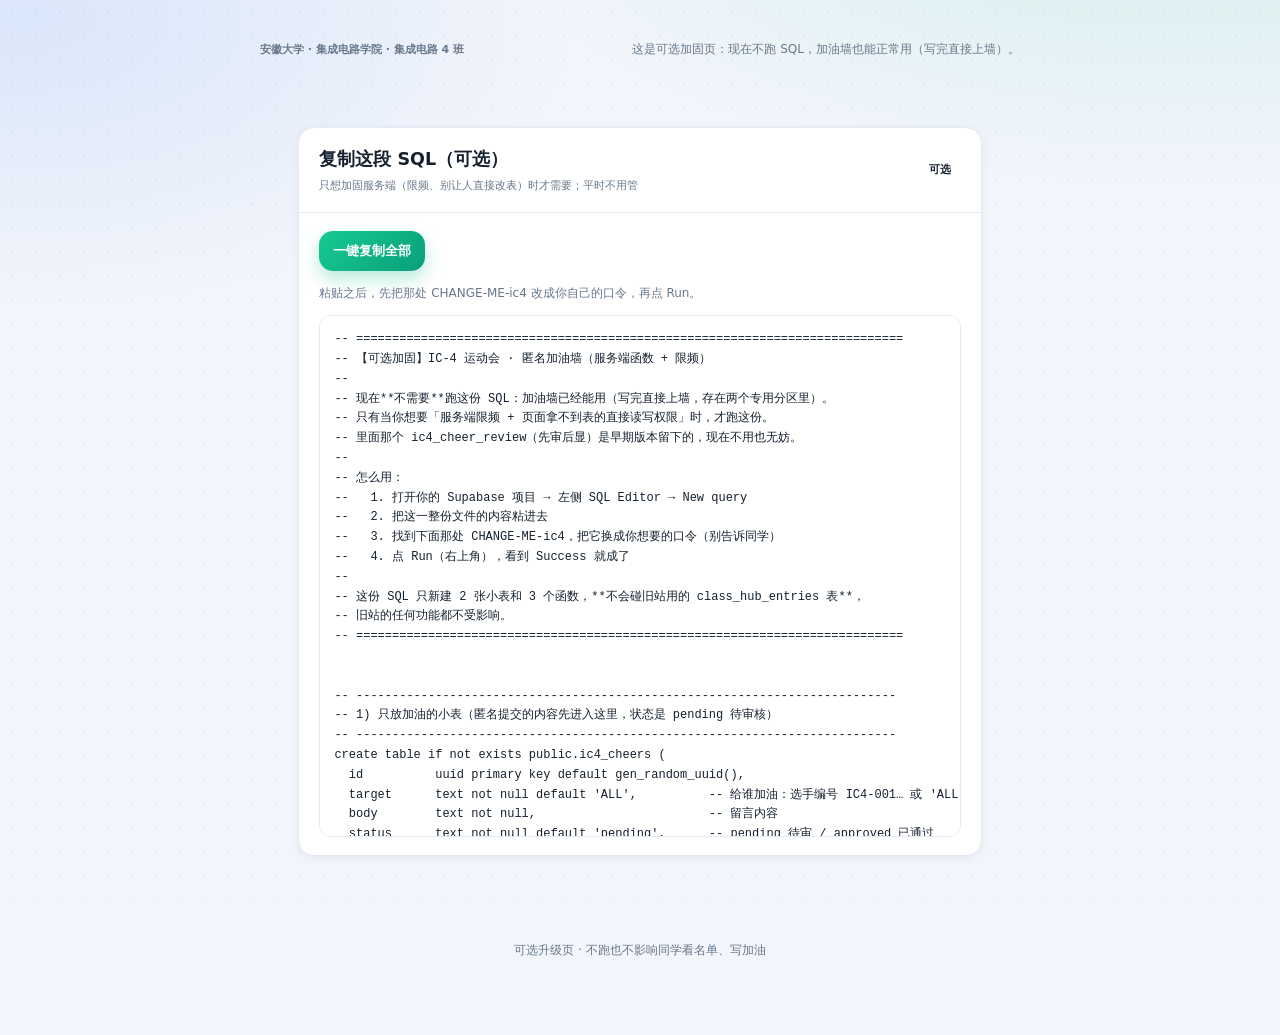
<file: ic4-sports/sql.html>
﻿<!doctype html>
<html lang="zh-CN">
  <head>
    <meta charset="UTF-8" />
    <meta name="viewport" content="width=device-width, initial-scale=1.0" />
    <meta name="robots" content="noindex, nofollow" />
    <meta name="theme-color" content="#0f1720" />
    <title>加油墙 SQL（可选加固） · 集成电路 4 班</title>
    <meta name="description" content="可选：把加油墙的读写收进 Supabase 服务端函数并限频。不跑也能用。" />
    <link rel="stylesheet" href="styles.css?v=828ebdc4" />
  </head>
  <body class="standalone-page">
    <div class="admin-shell">
      <div class="standalone-bar">
        <p class="eyebrow">安徽大学 · 集成电路学院 · 集成电路 4 班</p>
        <p class="standalone-note">这是可选加固页：现在不跑 SQL，加油墙也能正常用（写完直接上墙）。</p>
      </div>

      <main class="page-content">
        <section class="panel">
          <header class="panel-header">
            <div>
              <h3>复制这段 SQL（可选）</h3>
              <p>只想加固服务端（限频、别让人直接改表）时才需要；平时不用管</p>
            </div>
            <span class="badge">可选</span>
          </header>
          <div class="panel-body">
            <div class="cheer-actions">
              <button class="primary-button" id="copy-sql" type="button">一键复制全部</button>
              <span class="admin-msg" id="copy-msg"></span>
            </div>
            <p class="cheer-note">粘贴之后，先把那处 CHANGE-ME-ic4 改成你自己的口令，再点 Run。</p>
            <pre class="sql-block" id="sql-text">-- ============================================================================
-- 【可选加固】IC-4 运动会 · 匿名加油墙（服务端函数 + 限频）
--
-- 现在**不需要**跑这份 SQL：加油墙已经能用（写完直接上墙，存在两个专用分区里）。
-- 只有当你想要「服务端限频 + 页面拿不到表的直接读写权限」时，才跑这份。
-- 里面那个 ic4_cheer_review（先审后显）是早期版本留下的，现在不用也无妨。
--
-- 怎么用：
--   1. 打开你的 Supabase 项目 → 左侧 SQL Editor → New query
--   2. 把这一整份文件的内容粘进去
--   3. 找到下面那处 CHANGE-ME-ic4，把它换成你想要的口令（别告诉同学）
--   4. 点 Run（右上角），看到 Success 就成了
--
-- 这份 SQL 只新建 2 张小表和 3 个函数，**不会碰旧站用的 class_hub_entries 表**，
-- 旧站的任何功能都不受影响。
-- ============================================================================


-- ---------------------------------------------------------------------------
-- 1) 只放加油的小表（匿名提交的内容先进入这里，状态是 pending 待审核）
-- ---------------------------------------------------------------------------
create table if not exists public.ic4_cheers (
  id          uuid primary key default gen_random_uuid(),
  target      text not null default 'ALL',          -- 给谁加油：选手编号 IC4-001… 或 'ALL'（全班）
  body        text not null,                        -- 留言内容
  status      text not null default 'pending',      -- pending 待审 / approved 已通过
  created_at  timestamptz not null default now(),
  approved_at timestamptz,
  ip_hash     text,                                 -- 只存打码后的指纹，用来限频，不含明文 IP
  constraint ic4_cheers_status_chk check (status in ('pending', 'approved')),
  constraint ic4_cheers_body_chk   check (char_length(btrim(body)) between 2 and 40),
  constraint ic4_cheers_target_chk check (char_length(target) between 1 and 24)
);

create index if not exists ic4_cheers_status_idx on public.ic4_cheers (status, created_at desc);

-- 锁死：这张表不允许任何匿名/登录用户直接读、写、删，只能走下面的函数。
alter table public.ic4_cheers enable row level security;
revoke all on table public.ic4_cheers from anon, authenticated;


-- ---------------------------------------------------------------------------
-- 2) 审核口令（只存一串打码值，不存明文）
-- ---------------------------------------------------------------------------
create table if not exists public.ic4_admin (
  id          smallint primary key,
  secret_hash text not null,
  constraint ic4_admin_single_row check (id = 1)
);
alter table public.ic4_admin enable row level security;
revoke all on table public.ic4_admin from anon, authenticated;


-- ---------------------------------------------------------------------------
-- 3) ★ 设置/修改审核口令（把 CHANGE-ME-ic4 换成你自己的口令，然后运行这一段）★
-- ---------------------------------------------------------------------------
insert into public.ic4_admin (id, secret_hash)
values (1, md5('ic4-cheer-v1|' || 'CHANGE-ME-ic4'))
on conflict (id) do update set secret_hash = excluded.secret_hash;


-- ---------------------------------------------------------------------------
-- 4) 提交一条加油（匿名可调）：长度校验 + 同一个人的限频
-- ---------------------------------------------------------------------------
create or replace function public.ic4_cheer_submit(p_target text, p_body text)
returns jsonb
language plpgsql
security definer
set search_path = public, pg_temp
as $$
declare
  v_body   text := btrim(coalesce(p_body, ''));
  v_target text := coalesce(nullif(btrim(coalesce(p_target, '')), ''), 'ALL');
  v_finger text;
  v_count  int;
begin
  if char_length(v_body) &lt; 2 or char_length(v_body) &gt; 40 then
    return jsonb_build_object('ok', false, 'error', 'length');
  end if;
  if char_length(v_target) &gt; 24 then
    return jsonb_build_object('ok', false, 'error', 'target');
  end if;

  -- 用请求头里的来源地址做 12 位打码指纹，只用于限频
  v_finger := substr(md5(split_part(
    coalesce(current_setting('request.headers', true)::jsonb -&gt;&gt; 'x-forwarded-for', 'unknown'),
    ',', 1)), 1, 12);

  select count(*) into v_count from public.ic4_cheers
   where ip_hash = v_finger and created_at &gt; now() - interval '10 seconds';
  if v_count &gt; 0 then
    return jsonb_build_object('ok', false, 'error', 'too_fast');
  end if;

  select count(*) into v_count from public.ic4_cheers
   where ip_hash = v_finger and created_at &gt; now() - interval '1 hour';
  if v_count &gt;= 20 then
    return jsonb_build_object('ok', false, 'error', 'too_many');
  end if;

  insert into public.ic4_cheers (target, body, ip_hash) values (v_target, v_body, v_finger);
  return jsonb_build_object('ok', true);
end;
$$;


-- ---------------------------------------------------------------------------
-- 5) 只读「已通过」的加油（公开可调，带分页上限）
-- ---------------------------------------------------------------------------
create or replace function public.ic4_cheer_list(p_limit int default 300)
returns table (id uuid, target text, body text, created_at timestamptz)
language sql
security definer
set search_path = public, pg_temp
as $$
  select c.id, c.target, c.body, c.created_at
    from public.ic4_cheers c
   where c.status = 'approved'
   order by c.created_at asc
   limit least(greatest(coalesce(p_limit, 300), 1), 500);
$$;


-- ---------------------------------------------------------------------------
-- 6) 审核（要口令）：list 看待审 / approve 通过 / delete 删除
-- ---------------------------------------------------------------------------
create or replace function public.ic4_cheer_review(p_secret text, p_action text, p_id uuid default null)
returns jsonb
language plpgsql
security definer
set search_path = public, pg_temp
as $$
declare
  v_hash text;
begin
  select secret_hash into v_hash from public.ic4_admin where id = 1;
  if v_hash is null or v_hash &lt;&gt; md5('ic4-cheer-v1|' || coalesce(p_secret, '')) then
    return jsonb_build_object('ok', false, 'error', 'bad_secret');
  end if;

  if p_action = 'list' then
    return jsonb_build_object(
      'ok', true,
      'pendingCount', (select count(*) from public.ic4_cheers where status = 'pending'),
      'approvedCount', (select count(*) from public.ic4_cheers where status = 'approved'),
      'pending', coalesce((
        select jsonb_agg(jsonb_build_object(
                 'id', t.id, 'target', t.target, 'body', t.body, 'created_at', t.created_at)
               order by t.created_at asc)
          from (select * from public.ic4_cheers
                 where status = 'pending' order by created_at asc limit 200) t
      ), '[]'::jsonb)
    );
  elsif p_action = 'approve' and p_id is not null then
    update public.ic4_cheers set status = 'approved', approved_at = now() where id = p_id;
    return jsonb_build_object('ok', true);
  elsif p_action = 'delete' and p_id is not null then
    delete from public.ic4_cheers where id = p_id;
    return jsonb_build_object('ok', true);
  end if;

  return jsonb_build_object('ok', false, 'error', 'bad_action');
end;
$$;


-- ---------------------------------------------------------------------------
-- 7) 只放开这 3 个函数的调用权（表本身仍然锁着）
-- ---------------------------------------------------------------------------
grant execute on function public.ic4_cheer_submit(text, text)   to anon, authenticated;
grant execute on function public.ic4_cheer_list(int)            to anon, authenticated;
grant execute on function public.ic4_cheer_review(text, text, uuid) to anon, authenticated;

-- 检查一下结果（应该看到 public.ic4_cheers 与 public.ic4_admin 两张表）
-- select table_name from information_schema.tables
--  where table_schema = 'public' and table_name like 'ic4%';
</pre>
          </div>
        </section>
      </main>

      <p class="standalone-footer">可选升级页 · 不跑也不影响同学看名单、写加油</p>
    </div>

    <noscript>
      <div class="admin-shell">
        <p class="eyebrow">需要浏览器打开 JavaScript 才能一键复制；也可以手动全选下面的文字。</p>
      </div>
    </noscript>

    <script>
      (function () {
        var button = document.getElementById("copy-sql");
        var msg = document.getElementById("copy-msg");
        var box = document.getElementById("sql-text");
        if (!button || !box) return;
        button.addEventListener("click", function () {
          var text = box.textContent || "";
          var tell = function (done) {
            msg.textContent = done ? "已复制 ✅ 去 SQL Editor 里粘贴吧" : "复制失败：请手动全选下面的文字复制";
            msg.className = "admin-msg" + (done ? " is-ok" : " is-error");
          };
          if (navigator.clipboard && navigator.clipboard.writeText) {
            navigator.clipboard.writeText(text).then(function () { tell(true); }, function () { tell(false); });
            return;
          }
          try {
            var range = document.createRange();
            range.selectNodeContents(box);
            var selection = window.getSelection();
            selection.removeAllRanges();
            selection.addRange(range);
            tell(document.execCommand("copy"));
          } catch (error) {
            tell(false);
          }
        });
      })();
    </script>
  </body>
</html>
</file>
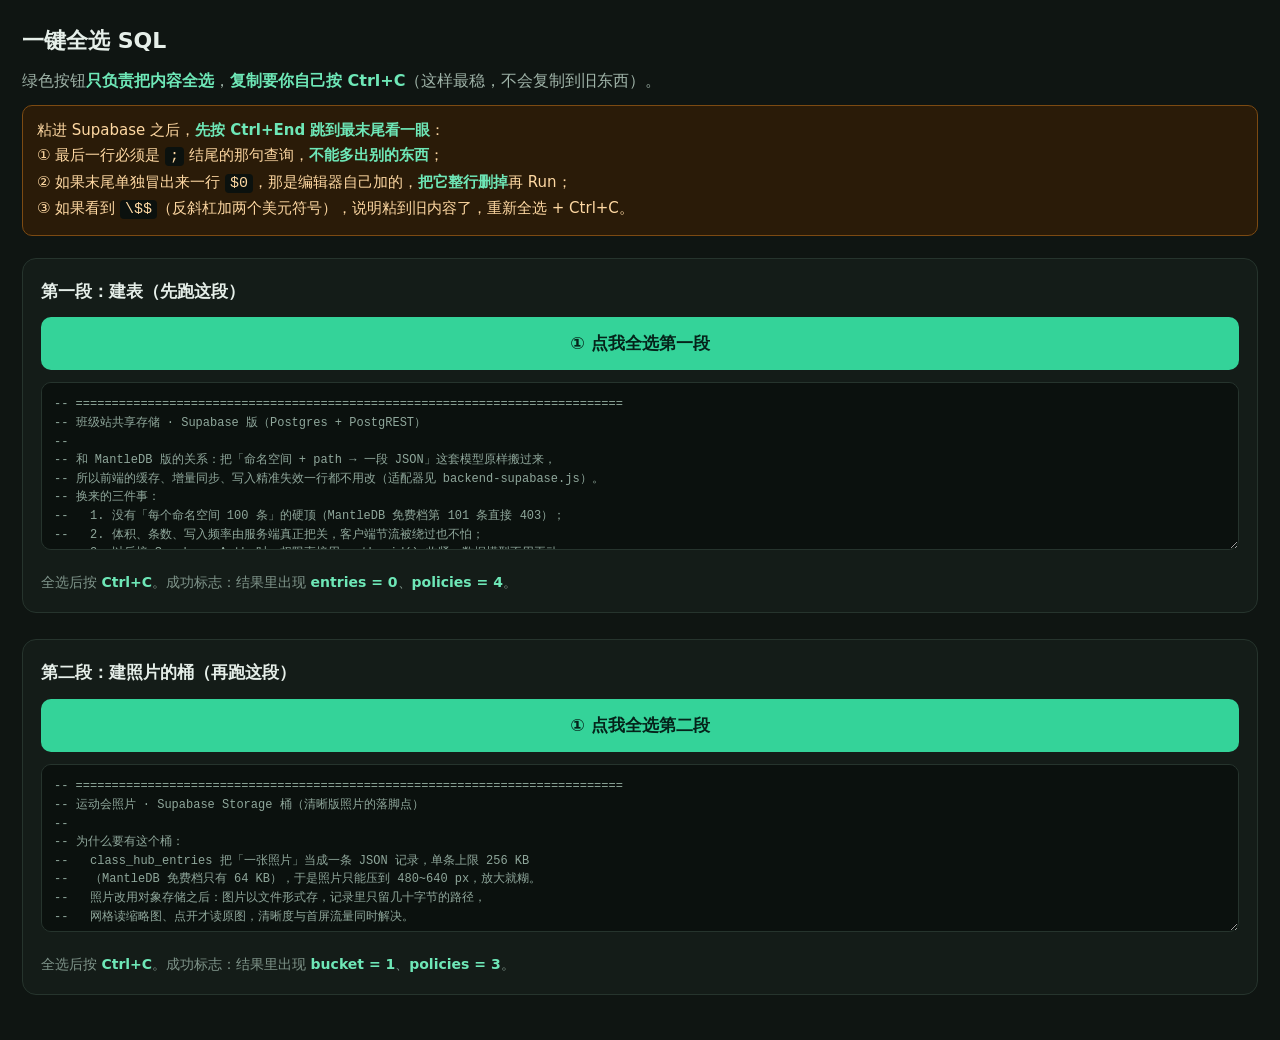
<file: supabase/apply.html>
<!doctype html>
<html lang="zh-CN">
<head>
<meta charset="utf-8" />
<meta name="viewport" content="width=device-width, initial-scale=1" />
<title>一键全选 SQL · 班集</title>
<style>
  :root { color-scheme: dark; }
  * { box-sizing: border-box; }
  body { margin: 0; padding: 22px; font: 16px/1.7 system-ui, -apple-system, "Microsoft YaHei", sans-serif;
         background: #0f1512; color: #e6efe9; }
  h1 { font-size: 22px; margin: 0 0 8px; }
  .lead { margin: 0 0 10px; color: #9fb3a8; }
  .warn { margin: 0 0 22px; padding: 12px 14px; border: 1px solid #7c4a12; border-radius: 10px;
          background: #2a1b08; color: #ffd9a3; font-size: 15px; }
  section { margin: 0 0 26px; padding: 18px; border: 1px solid #26342d; border-radius: 14px; background: #141c18; }
  h2 { font-size: 17px; margin: 0 0 12px; }
  button { display: block; width: 100%; padding: 15px; margin: 0 0 12px; border: 0; border-radius: 10px;
           background: #34d399; color: #05231a; font-size: 17px; font-weight: 700; cursor: pointer;
           font-family: inherit; }
  button.done { background: #1f6f52; color: #d7ffee; }
  textarea { width: 100%; height: 168px; padding: 12px; border: 1px solid #26342d; border-radius: 10px;
             background: #0b110e; color: #8fa79b; font: 12px/1.55 ui-monospace, Consolas, monospace;
             resize: vertical; }
  .hint { font-size: 14px; color: #7f948a; margin: 12px 0 0; }
  b { color: #6ee7b7; }
  code { background: #0b110e; padding: 1px 5px; border-radius: 4px; color: #ffd9a3; }
</style>
</head>
<body>
<h1>一键全选 SQL</h1>
<p class="lead">绿色按钮<b>只负责把内容全选</b>，<b>复制要你自己按 Ctrl+C</b>（这样最稳，不会复制到旧东西）。</p>
<p class="warn">
  粘进 Supabase 之后，<b>先按 Ctrl+End 跳到最末尾看一眼</b>：
  <br />① 最后一行必须是 <code>;</code> 结尾的那句查询，<b>不能多出别的东西</b>；
  <br />② 如果末尾单独冒出来一行 <code>$0</code>，那是编辑器自己加的，<b>把它整行删掉</b>再 Run；
  <br />③ 如果看到 <code>\$$</code>（反斜杠加两个美元符号），说明粘到旧内容了，重新全选 + Ctrl+C。
</p>

<section>
  <h2>第一段：建表（先跑这段）</h2>
  <button type="button" data-target="sql1">① 点我全选第一段</button>
  <textarea id="sql1" readonly spellcheck="false">-- ============================================================================
-- 班级站共享存储 · Supabase 版（Postgres + PostgREST）
--
-- 和 MantleDB 版的关系：把「命名空间 + path → 一段 JSON」这套模型原样搬过来，
-- 所以前端的缓存、增量同步、写入精准失效一行都不用改（适配器见 backend-supabase.js）。
-- 换来的三件事：
--   1. 没有「每个命名空间 100 条」的硬顶（MantleDB 免费档第 101 条直接 403）；
--   2. 体积、条数、写入频率由服务端真正把关，客户端节流被绕过也不怕；
--   3. 以后接 Supabase Auth 时，权限直接用 auth.uid() 收紧，数据模型不用再动。
--
-- 用法：Supabase Dashboard → SQL Editor → 整段粘贴 → Run。可重复执行（幂等）。
-- 然后把项目 URL 与 anon key 填进 config.js，并把 provider 改成 "supabase"。
-- 操作步骤见 README 的「迁到 Supabase（怎么操作）」一节。
--
-- ⚠️ 现在（第一阶段）的权限与 MantleDB 时期**同级**：anon 可读可写。
--    真正的权限边界要等接入 Supabase Auth 之后才能立起来，别以为搬过来就安全了。
-- ============================================================================

create extension if not exists pgcrypto;

-- 分片名格式：只允许 banji- 开头的短横线小写串，防止这张表被当成免费网盘。
-- 加/改分片时，config.js 的 mantleNamespaceMap 必须同步。
-- 注意：这里刻意不用正则表达式。实测这台 Postgres 跑 `{1,48}` 这种量词会抛
-- "invalid regular expression: invalid repetition count(s)"——建表时看不出来，
-- 等真要写数据（触发 check 约束 / RLS）时才炸，所以改成纯字符串判断：
-- 开头是 banji-、长度 7~55、且不含小写字母/数字/短横线以外的任何字符。
create or replace function public.class_hub_namespace_ok(p_namespace text)
returns boolean
language sql
immutable
as '
  select left(p_namespace, 6) = ''banji-''
     and char_length(p_namespace) between 7 and 55
     and translate(p_namespace, ''abcdefghijklmnopqrstuvwxyz0123456789-'', '''') = '''';
';

create table if not exists public.class_hub_entries (
  namespace  text        not null,
  path       text        not null,
  value      jsonb       not null,
  updated_at timestamptz not null default now(),
  primary key (namespace, path),
  constraint class_hub_entries_namespace_format
    check (public.class_hub_namespace_ok(namespace)),
  constraint class_hub_entries_path_format
    check (char_length(path) between 1 and 200),
  -- 单条上限 256 KB。MantleDB 免费档是 64 KB；运动会照片是 data_url，属于最胖的一类。
  constraint class_hub_entries_value_bytes
    check (octet_length(value::text) &lt;= 262144)
);

create index if not exists class_hub_entries_ns_updated_idx
  on public.class_hub_entries (namespace, updated_at desc);

-- ---------------------------------------------------------------------------
-- 写入时自动刷新 updated_at：前端增量同步就是靠它判断"哪一条变了"
-- ---------------------------------------------------------------------------
create or replace function public.touch_class_hub_entry()
returns trigger
language plpgsql
as '
begin
  new.updated_at := now();
  return new;
end;
';

drop trigger if exists touch_class_hub_entry on public.class_hub_entries;
create trigger touch_class_hub_entry
  before insert or update on public.class_hub_entries
  for each row execute procedure public.touch_class_hub_entry();

-- ---------------------------------------------------------------------------
-- 服务端限流：客户端那套 60 秒节流谁都能绕过，这里才是真正的底线
-- ---------------------------------------------------------------------------
create or replace function public.enforce_class_hub_write_rate()
returns trigger
language plpgsql
security definer
set search_path = public
as '
declare
  recent integer;
begin
  -- 同一条 path 一分钟内被写超过 20 次：基本只有死循环或脚本刷屏会这样。
  select count(*) into recent
    from public.class_hub_entries
   where namespace = new.namespace
     and path = new.path
     and updated_at &gt; now() - interval ''1 minute'';

  if tg_op = ''UPDATE'' and recent &gt;= 20 then
    raise exception ''Too many writes: 同一条内容一分钟内写了 % 次，已拦住。'', recent;
  end if;

  return new;
end;
';

drop trigger if exists enforce_class_hub_write_rate on public.class_hub_entries;
create trigger enforce_class_hub_write_rate
  before insert or update on public.class_hub_entries
  for each row execute procedure public.enforce_class_hub_write_rate();

-- ---------------------------------------------------------------------------
-- 分区条数上限：免费档 100 条/命名空间换成 4000 条/分区。
-- 报错文案里保留 "Entry limit reached"，这样前端已有的判断（注册时提示"共享库已满"）
-- 在 MantleDB 与 Supabase 两套后端上都能生效，不用改一行 app.js。
-- ---------------------------------------------------------------------------
create or replace function public.enforce_class_hub_entry_cap()
returns trigger
language plpgsql
security definer
set search_path = public
as '
declare
  used  integer;
  quota integer := 4000;
begin
  select count(*) into used
    from public.class_hub_entries
   where namespace = new.namespace;

  if used &gt;= quota then
    raise exception ''Entry limit reached: 分区 % 已有 % 条（上限 %），请管理员清理旧数据。'',
      new.namespace, used, quota;
  end if;

  return new;
end;
';

drop trigger if exists enforce_class_hub_entry_cap on public.class_hub_entries;
create trigger enforce_class_hub_entry_cap
  before insert on public.class_hub_entries
  for each row execute procedure public.enforce_class_hub_entry_cap();

-- ---------------------------------------------------------------------------
-- 列表接口：一次返回整个分区的 path + updated_at（毫秒），不分页、不会被截断。
-- 为什么不用 `select path,updated_at from class_hub_entries`：
-- PostgREST 默认单次最多回 1000 行，超了会**静默截断**，而前端的增量同步会把
-- "看起来完整其实少了" 的列表当成真列表，进而删掉本地缓存 —— 那等于丢数据。
-- 这里用 json_agg 把整个分区聚合成一行 json，绕开行数上限。
-- ---------------------------------------------------------------------------
create or replace function public.class_hub_list(p_namespace text)
returns json
language sql
stable
as '
  select coalesce(
    json_agg(
      json_build_object(
        ''path'', e.path,
        ''updated_at'', (extract(epoch from e.updated_at) * 1000)::bigint
      )
      order by e.path
    ),
    ''[]''::json
  )
  from public.class_hub_entries e
  where e.namespace = p_namespace;
';

-- ---------------------------------------------------------------------------
-- 行级权限（RLS）
-- 第一阶段：与 MantleDB 公开命名空间同级 —— anon 可读可写，但只限 banji-* 分区。
-- 第二阶段（接 Supabase Auth 之后）：把 select/insert/update/delete 改成
--   用 auth.uid() 判断作者与角色，anon 只保留只读。
-- ---------------------------------------------------------------------------
alter table public.class_hub_entries enable row level security;

drop policy if exists class_hub_entries_read on public.class_hub_entries;
create policy class_hub_entries_read
  on public.class_hub_entries for select
  to anon, authenticated
  using (public.class_hub_namespace_ok(namespace));

drop policy if exists class_hub_entries_insert on public.class_hub_entries;
create policy class_hub_entries_insert
  on public.class_hub_entries for insert
  to anon, authenticated
  with check (public.class_hub_namespace_ok(namespace));

drop policy if exists class_hub_entries_update on public.class_hub_entries;
create policy class_hub_entries_update
  on public.class_hub_entries for update
  to anon, authenticated
  using (public.class_hub_namespace_ok(namespace))
  with check (public.class_hub_namespace_ok(namespace));

drop policy if exists class_hub_entries_delete on public.class_hub_entries;
create policy class_hub_entries_delete
  on public.class_hub_entries for delete
  to anon, authenticated
  using (public.class_hub_namespace_ok(namespace));

grant usage on schema public to anon, authenticated;
grant select, insert, update, delete on public.class_hub_entries to anon, authenticated;
grant execute on function public.class_hub_namespace_ok(text) to anon, authenticated;
grant execute on function public.class_hub_list(text) to anon, authenticated;

-- ---------------------------------------------------------------------------
-- 收尾自检：执行完应该看到一张空表（或你导入后的条数）与四个策略名。
-- ---------------------------------------------------------------------------
select
  (select count(*) from public.class_hub_entries) as entries,
  (select count(*) from pg_policies
    where schemaname = 'public' and tablename = 'class_hub_entries') as policies;
</textarea>
  <p class="hint">全选后按 <b>Ctrl+C</b>。成功标志：结果里出现 <b>entries = 0</b>、<b>policies = 4</b>。</p>
</section>

<section>
  <h2>第二段：建照片的桶（再跑这段）</h2>
  <button type="button" data-target="sql2">① 点我全选第二段</button>
  <textarea id="sql2" readonly spellcheck="false">-- ============================================================================
-- 运动会照片 · Supabase Storage 桶（清晰版照片的落脚点）
--
-- 为什么要有这个桶：
--   class_hub_entries 把「一张照片」当成一条 JSON 记录，单条上限 256 KB
--   （MantleDB 免费档只有 64 KB），于是照片只能压到 480~640 px，放大就糊。
--   照片改用对象存储之后：图片以文件形式存，记录里只留几十字节的路径，
--   网格读缩略图、点开才读原图，清晰度与首屏流量同时解决。
--
-- 用法：Supabase Dashboard → SQL Editor → 整段粘贴 → Run。可重复执行（幂等）。
--       跑完再按 README「迁到 Supabase（怎么操作）」里的步骤填 config.js。
--
-- ⚠️ 与第一阶段同级：anon 可读可写（班级站本来是公开投稿、事后删的管理方式）。
--    真正的权限边界要等接入 Supabase Auth 之后才立得起来。
-- ============================================================================

-- ---------------------------------------------------------------------------
-- 建桶：公开读（&lt;img src&gt; 直接能用）、匿名可写，单文件 2 MB、只收图片。
-- 上传时会自动压到 1.5 MB 以内（见 photo-store.js），这里只是服务端兜底。
-- ---------------------------------------------------------------------------
insert into storage.buckets (id, name, public, file_size_limit, allowed_mime_types)
values (
  'sports-photos',
  'sports-photos',
  true,
  2097152,
  array['image/jpeg', 'image/png', 'image/webp']
)
on conflict (id) do update
  set public = excluded.public,
      file_size_limit = excluded.file_size_limit,
      allowed_mime_types = excluded.allowed_mime_types;

-- ---------------------------------------------------------------------------
-- 行级权限：只开放 sports-photos 这一个桶，别的桶不受影响。
-- 刻意不给 update —— 照片传上去就只读，改说明只改数据库里那条记录。
-- ---------------------------------------------------------------------------
drop policy if exists sports_photos_read on storage.objects;
create policy sports_photos_read
  on storage.objects for select
  to anon, authenticated
  using (bucket_id = 'sports-photos');

drop policy if exists sports_photos_insert on storage.objects;
create policy sports_photos_insert
  on storage.objects for insert
  to anon, authenticated
  with check (bucket_id = 'sports-photos');

drop policy if exists sports_photos_delete on storage.objects;
create policy sports_photos_delete
  on storage.objects for delete
  to anon, authenticated
  using (bucket_id = 'sports-photos');

-- ---------------------------------------------------------------------------
-- 收尾自检：应该看到 bucket = 1、policies = 3。
-- ---------------------------------------------------------------------------
select
  (select count(*) from storage.buckets where id = 'sports-photos') as bucket,
  (select count(*) from pg_policies
    where schemaname = 'storage' and tablename = 'objects'
      and policyname like 'sports_photos_%') as policies;
</textarea>
  <p class="hint">全选后按 <b>Ctrl+C</b>。成功标志：结果里出现 <b>bucket = 1</b>、<b>policies = 3</b>。</p>
</section>

<script>
function flash(button) {
  var old = button.textContent;
  button.textContent = "已全选 ✓ 现在按 Ctrl+C";
  button.classList.add("done");
  setTimeout(function () {
    button.textContent = old;
    button.classList.remove("done");
  }, 5000);
}
Array.prototype.forEach.call(document.querySelectorAll("button[data-target]"), function (button) {
  button.addEventListener("click", function () {
    var area = document.getElementById(button.getAttribute("data-target"));
    area.focus();
    area.select();
    if (area.setSelectionRange) {
      area.setSelectionRange(0, area.value.length);
    }
    flash(button);
  });
});
</script>
</body>
</html>
</file>
<file: styles.css>
:root {
  --page: #f2f5fb;
  --surface: #ffffff;
  --surface-soft: #f6f9fd;
  --surface-strong: #e8eef9;
  --ink: #15212f;
  --ink-soft: #4e6076;
  --ink-faint: #67788b;
  --line: #e3eaf4;
  --line-strong: #ccd9ea;
  --primary: #0b9e70;
  --primary-strong: #077a56;
  --primary-soft: #dff8ee;
  --orange: #ea6a2c;
  --orange-soft: #ffe9e0;
  --blue: #2563eb;
  --blue-soft: #e6efff;
  --yellow: #b8740a;
  --yellow-soft: #fff2d8;
  --red: #d93a2d;
  --red-soft: #ffe8e6;
  --shadow-sm: 0 2px 8px rgba(20, 40, 70, 0.06);
  --shadow-md: 0 16px 40px rgba(20, 40, 70, 0.14);
  --shadow-lift: 0 16px 32px rgba(20, 40, 70, 0.13);
  --grad: linear-gradient(135deg, #16cb93, #0a9e7a);
  --radius: 14px;
  --sidebar-width: 248px;
}

* {
  box-sizing: border-box;
}

[hidden] {
  display: none !important;
}

html {
  min-width: 320px;
  /* 手机浏览器（Android Chrome、微信 X5 等）会把过小的字自动放大。
     晶圆芯片里的姓名只有 7~12px，被放大后芯片宽度不变，名字左右就被
     overflow:hidden 切掉了。这里关掉字体自动调整，字号只由我们说了算。 */
  -webkit-text-size-adjust: 100%;
  text-size-adjust: 100%;
  background: var(--page);
}

body {
  min-height: 100vh;
  min-height: 100dvh;
  margin: 0;
  color: var(--ink);
  background: var(--page);
  font-family:
    system-ui,
    -apple-system,
    "Segoe UI",
    "PingFang SC",
    "Microsoft YaHei",
    "Noto Sans SC",
    sans-serif;
  font-size: 15px;
  line-height: 1.55;
  letter-spacing: 0;
}

body.identity-student {
  --identity-accent: var(--primary);
  --identity-soft: var(--primary-soft);
}

body.identity-committee {
  --identity-accent: var(--blue);
  --identity-soft: var(--blue-soft);
}

body.identity-faculty {
  --identity-accent: var(--orange);
  --identity-soft: var(--orange-soft);
}

body.is-admin {
  --identity-accent: var(--red);
  --identity-soft: var(--red-soft);
}

body.is-special-role .brand-mark {
  background: var(--identity-accent);
}

body.is-special-role .nav-item.is-active {
  color: var(--identity-accent);
  background: var(--identity-soft);
}

body.is-special-role .topbar {
  box-shadow: inset 0 3px 0 var(--identity-accent);
}

button,
input,
select,
textarea {
  color: inherit;
  font: inherit;
  letter-spacing: 0;
}

button,
a {
  -webkit-tap-highlight-color: transparent;
}

button {
  cursor: pointer;
}

a {
  color: inherit;
  text-decoration: none;
}

h1,
h2,
h3,
h4,
p {
  margin-top: 0;
}

h1,
h2,
h3,
h4 {
  line-height: 1.25;
  letter-spacing: 0;
}

h1 {
  margin-bottom: 0;
  font-size: 20px;
}

h2 {
  margin-bottom: 0;
  font-size: 19px;
}

h3 {
  margin-bottom: 6px;
  font-size: 16px;
}

h4 {
  margin-bottom: 4px;
  font-size: 14px;
}

svg {
  width: 18px;
  height: 18px;
  flex: 0 0 auto;
}

.app-shell {
  display: grid;
  min-height: 100vh;
  min-height: 100dvh;
  grid-template-columns: var(--sidebar-width) minmax(0, 1fr);
}

.sidebar {
  position: fixed;
  z-index: 30;
  top: 0;
  bottom: 0;
  left: 0;
  display: flex;
  width: var(--sidebar-width);
  flex-direction: column;
  padding: 22px 16px 18px;
  border-right: 1px solid var(--line);
  background: #fbfcfa;
  overflow-y: auto;
}

.brand {
  display: flex;
  align-items: center;
  gap: 11px;
  padding: 0 8px;
}

.brand-mark,
.loading-mark {
  display: grid;
  width: 40px;
  height: 40px;
  place-items: center;
  border-radius: 8px;
  color: #ffffff;
  background: var(--primary);
  font-size: 18px;
  font-weight: 800;
}

.brand strong,
.brand small {
  display: block;
}

.brand strong {
  font-size: 18px;
  line-height: 1.15;
}

.brand small {
  margin-top: 3px;
  color: var(--ink-faint);
  font-size: 11px;
}

.main-nav {
  display: grid;
  gap: 5px;
  margin-top: 34px;
}

.nav-section-label {
  margin: 10px 11px 1px;
  color: var(--ink-faint);
  font-size: 10px;
  font-weight: 700;
  letter-spacing: 0.04em;
  line-height: 1.2;
}

.nav-section-label:first-child {
  margin-top: 0;
}

.nav-item {
  display: grid;
  width: 100%;
  min-height: 44px;
  grid-template-columns: 20px minmax(0, 1fr) auto;
  align-items: center;
  gap: 10px;
  padding: 0 11px;
  border: 0;
  border-radius: var(--radius);
  color: var(--ink-soft);
  background: transparent;
  text-align: left;
  transition:
    background 160ms ease,
    color 160ms ease;
}

.nav-item:hover {
  color: var(--ink);
  background: #f0f3ef;
}

.nav-item.is-active {
  color: var(--primary-strong);
  background: var(--primary-soft);
  font-weight: 700;
}

.nav-count {
  min-width: 24px;
  padding: 1px 6px;
  border-radius: 999px;
  color: var(--primary-strong);
  background: rgba(255, 255, 255, 0.72);
  font-size: 11px;
  text-align: center;
}

.sidebar-progress {
  margin-top: auto;
  padding: 14px;
  border: 1px solid var(--line);
  border-radius: var(--radius);
  background: var(--surface);
}

.progress-heading {
  display: flex;
  align-items: center;
  justify-content: space-between;
  font-size: 12px;
}

.progress-heading strong {
  color: var(--primary);
}

.progress-track {
  height: 7px;
  margin-top: 10px;
  overflow: hidden;
  border-radius: 999px;
  background: var(--surface-strong);
}

.progress-track span {
  display: block;
  height: 100%;
  border-radius: inherit;
  background: var(--primary);
  transition: width 250ms ease;
}

.text-button {
  display: inline-flex;
  align-items: center;
  gap: 4px;
  margin-top: 10px;
  padding: 0;
  border: 0;
  color: var(--primary);
  background: transparent;
  font-size: 12px;
  font-weight: 700;
}

.text-button svg {
  width: 14px;
  height: 14px;
}

.sidebar-footer {
  display: flex;
  align-items: center;
  gap: 7px;
  padding: 16px 8px 0;
  color: var(--ink-faint);
  font-size: 11px;
}

/* 状态文字占满剩余宽度，手动刷新按钮始终贴在右边。 */
#sync-status {
  flex: 1;
  min-width: 0;
}

.sync-refresh {
  flex: none;
  padding: 0;
  border: 0;
  background: none;
  color: var(--primary);
  font-size: 11px;
  font-weight: 600;
  cursor: pointer;
  text-decoration: underline;
  text-underline-offset: 2px;
}

.sync-refresh[hidden] {
  display: none;
}

.status-dot {
  width: 7px;
  height: 7px;
  border-radius: 50%;
  background: #a9b1ac;
  box-shadow: 0 0 0 3px #e8ece9;
}

.status-dot.is-syncing {
  background: #d18b26;
  box-shadow: 0 0 0 3px #fbefd9;
  animation: status-pulse 1.3s ease-in-out infinite;
}

.status-dot.is-online {
  background: #24a06a;
  box-shadow: 0 0 0 3px #dff3e9;
}

.status-dot.is-offline {
  background: #d18b26;
  box-shadow: 0 0 0 3px #fbefd9;
}

.status-dot.is-unavailable {
  background: #9ba39e;
  box-shadow: 0 0 0 3px #e8ece9;
}

@keyframes status-pulse {
  50% {
    opacity: 0.45;
  }
}

.sidebar-scrim {
  display: none;
}

.main-shell {
  min-width: 0;
  grid-column: 2;
}

.topbar {
  position: sticky;
  z-index: 20;
  top: 0;
  display: flex;
  min-height: 76px;
  align-items: center;
  justify-content: space-between;
  gap: 20px;
  padding: 13px clamp(20px, 3vw, 42px);
  border-bottom: 1px solid var(--line);
  background: rgba(244, 245, 241, 0.94);
  backdrop-filter: blur(14px);
}

.topbar-left,
.topbar-actions {
  display: flex;
  align-items: center;
}

.topbar-left {
  gap: 10px;
}

.topbar-actions {
  gap: 8px;
}

.eyebrow {
  margin-bottom: 3px;
  color: var(--ink-faint);
  font-size: 11px;
  font-weight: 700;
}

.icon-button {
  position: relative;
  display: inline-grid;
  width: 40px;
  height: 40px;
  place-items: center;
  border: 1px solid var(--line);
  border-radius: var(--radius);
  background: var(--surface);
  box-shadow: var(--shadow-sm);
}

.icon-button:hover {
  border-color: var(--line-strong);
  background: var(--surface-soft);
}

.icon-button.compact {
  width: 34px;
  height: 34px;
}

/* 触控目标扩到 44px 以上：透明伪元素只扩大命中区，不影响布局 */
.icon-button::after {
  content: "";
  position: absolute;
  inset: -6px;
}

.icon-button.compact::after {
  content: "";
  position: absolute;
  inset: -5px;
}

.icon-button.compact svg {
  width: 16px;
  height: 16px;
}

.mobile-menu {
  display: none;
}

.notification-dot {
  position: absolute;
  top: 8px;
  right: 8px;
  width: 7px;
  height: 7px;
  border: 2px solid var(--surface);
  border-radius: 50%;
  background: var(--orange);
}

.notification-dot.is-read {
  display: none;
}

.profile-button {
  display: flex;
  min-height: 44px;
  align-items: center;
  gap: 9px;
  padding: 3px 8px 3px 4px;
  border: 1px solid transparent;
  border-radius: var(--radius);
  background: transparent;
  text-align: left;
}

.profile-button:hover {
  border-color: var(--line);
  background: var(--surface);
}

.avatar {
  display: grid;
  width: 34px;
  height: 34px;
  flex: 0 0 auto;
  place-items: center;
  border-radius: 8px;
  color: #ffffff;
  background: var(--orange);
  font-weight: 800;
}

.profile-copy strong,
.profile-copy small {
  display: block;
}

.profile-copy strong {
  max-width: 108px;
  overflow: hidden;
  font-size: 12px;
  text-overflow: ellipsis;
  white-space: nowrap;
}

.profile-copy small {
  color: var(--ink-faint);
  font-size: 10px;
}

.profile-button > svg {
  width: 14px;
  height: 14px;
  color: var(--ink-faint);
}

.page-content {
  width: min(1440px, 100%);
  min-height: calc(100vh - 76px);
  margin: 0 auto;
  padding: clamp(20px, 3vw, 38px) clamp(20px, 3vw, 42px) 54px;
  outline: none;
}

.loading-state {
  display: grid;
  min-height: 55vh;
  place-items: center;
  align-content: center;
  gap: 14px;
  color: var(--ink-faint);
}

.loading-mark {
  animation: breathe 1.8s ease-in-out infinite;
}

@keyframes breathe {
  50% {
    transform: scale(0.94);
    opacity: 0.72;
  }
}

.page-stack {
  display: grid;
  gap: 22px;
}

.page-intro {
  display: flex;
  align-items: flex-end;
  justify-content: space-between;
  gap: 20px;
}

.page-intro p:not(.eyebrow) {
  max-width: 680px;
  margin: 8px 0 0;
  color: var(--ink-soft);
}

.page-actions {
  display: flex;
  flex-wrap: wrap;
  align-items: center;
  justify-content: flex-end;
  gap: 8px;
}

.primary-button,
.secondary-button,
.ghost-button,
.danger-button {
  display: inline-flex;
  min-height: 40px;
  align-items: center;
  justify-content: center;
  gap: 7px;
  padding: 0 14px;
  border-radius: var(--radius);
  font-weight: 700;
  transition:
    transform 150ms ease,
    background 150ms ease,
    border-color 150ms ease;
}

.primary-button:active,
.secondary-button:active,
.ghost-button:active,
.icon-button:active {
  transform: translateY(1px);
}

.primary-button {
  border: 1px solid var(--primary);
  color: #ffffff;
  background: var(--primary);
}

.primary-button:hover {
  border-color: var(--primary-strong);
  background: var(--primary-strong);
}

.secondary-button {
  border: 1px solid var(--line-strong);
  background: var(--surface);
}

.secondary-button:hover {
  border-color: #aebbb2;
  background: var(--surface-soft);
}

.ghost-button {
  border: 1px solid transparent;
  color: var(--ink-soft);
  background: transparent;
}

.ghost-button:hover {
  color: var(--ink);
  background: var(--surface-strong);
}

.danger-button {
  border: 1px solid #e4b5ae;
  color: var(--red);
  background: var(--red-soft);
}

.full-width {
  width: 100%;
}

.hero-band {
  position: relative;
  display: flex;
  min-height: 246px;
  overflow: hidden;
  align-items: flex-end;
  padding: clamp(24px, 3.6vw, 48px);
  border-radius: 8px;
  color: #ffffff;
  background-color: #123b52;
  background-image:
    radial-gradient(ellipse at 88% 12%, rgba(255, 190, 72, 0.42), transparent 34%),
    radial-gradient(ellipse at 8% 100%, rgba(22, 211, 157, 0.38), transparent 42%),
    linear-gradient(112deg, rgba(8, 40, 68, 0.82) 0%, rgba(9, 77, 99, 0.58) 54%, rgba(30, 62, 112, 0.28) 100%),
    /* Photo: George Pak via Pexels, https://www.pexels.com/photo/students-walking-on-the-campus-7972653/ */
    url("https://images.pexels.com/photos/7972653/pexels-photo-7972653.jpeg?auto=compress&cs=tinysrgb&w=1800");
  background-position: center;
  background-size: cover;
}

.hero-content {
  width: min(680px, 100%);
}

.today-focus {
  padding: 18px;
  border: 1px solid var(--line);
  border-radius: var(--radius);
  background: linear-gradient(145deg, var(--surface), var(--surface-soft));
  box-shadow: var(--shadow-sm);
}

.today-focus-header {
  margin-bottom: 12px;
}

.today-focus-header h2 {
  margin: 0 0 4px;
  font-size: 19px;
}

.today-focus-header p:last-child {
  margin: 0;
  color: var(--ink-faint);
  font-size: 12px;
}

.today-focus-grid {
  display: grid;
  grid-template-columns: repeat(auto-fit, minmax(min(100%, 220px), 1fr));
  gap: 10px;
}

.today-focus-card {
  display: flex;
  min-width: 0;
  min-height: 150px;
  flex-direction: column;
  align-items: flex-start;
  gap: 9px;
  padding: 15px 16px;
  border: 1px solid var(--line);
  border-radius: var(--radius);
  color: var(--ink);
  background: var(--surface);
  text-align: left;
  transition:
    transform 150ms ease,
    border-color 150ms ease,
    box-shadow 150ms ease;
}

.today-focus-card:hover {
  transform: translateY(-2px);
  border-color: var(--primary);
  box-shadow: var(--shadow-lift);
}

.today-focus-card:focus-visible {
  outline: 3px solid color-mix(in srgb, var(--primary) 40%, transparent);
  outline-offset: 2px;
}

.today-focus-label {
  display: inline-flex;
  align-items: center;
  gap: 6px;
  color: var(--primary-strong);
  font-size: 11px;
  font-weight: 700;
}

.today-focus-label svg,
.today-focus-link svg {
  width: 14px;
  height: 14px;
}

.today-focus-card > strong {
  display: -webkit-box;
  width: 100%;
  overflow: hidden;
  font-size: 15px;
  line-height: 1.45;
  overflow-wrap: anywhere;
  -webkit-box-orient: vertical;
  -webkit-line-clamp: 2;
}

.today-focus-detail {
  display: -webkit-box;
  width: 100%;
  overflow: hidden;
  color: var(--ink-soft);
  font-size: 12px;
  line-height: 1.5;
  overflow-wrap: anywhere;
  -webkit-box-orient: vertical;
  -webkit-line-clamp: 2;
}

.today-focus-link {
  display: inline-flex;
  align-items: center;
  gap: 4px;
  margin-top: auto;
  color: var(--ink-faint);
  font-size: 11px;
  font-weight: 700;
}

.hero-badge {
  display: inline-flex;
  align-items: center;
  gap: 6px;
  margin-bottom: 14px;
  padding: 5px 9px;
  border: 1px solid rgba(255, 255, 255, 0.28);
  border-radius: 999px;
  background: rgba(255, 255, 255, 0.12);
  font-size: 11px;
  font-weight: 700;
}

.hero-badge svg {
  width: 13px;
  height: 13px;
}

.hero-band h2 {
  max-width: 620px;
  font-size: clamp(25px, 3.2vw, 43px);
}

.hero-band p {
  max-width: 620px;
  margin: 13px 0 20px;
  color: rgba(255, 255, 255, 0.82);
  font-size: 15px;
}

.hero-actions {
  display: flex;
  flex-wrap: wrap;
  gap: 8px;
}

.hero-actions .primary-button {
  border-color: #ffffff;
  color: var(--ink);
  background: #ffffff;
}

.hero-actions .secondary-button {
  border-color: rgba(255, 255, 255, 0.35);
  color: #ffffff;
  background: rgba(255, 255, 255, 0.12);
}

.role-workbench {
  display: flex;
  align-items: center;
  justify-content: space-between;
  gap: 20px;
  padding: 20px 22px;
  border: 1px solid var(--line);
  border-left: 4px solid var(--identity-accent);
  border-radius: var(--radius);
  background: var(--identity-soft);
}

.role-workbench-copy {
  min-width: 0;
}

.role-workbench h2 {
  margin: 10px 0 5px;
  font-size: 21px;
}

.role-workbench p {
  margin-bottom: 0;
  color: var(--ink-soft);
  font-size: 12px;
}

.role-workbench-actions {
  display: flex;
  flex-wrap: wrap;
  justify-content: flex-end;
  gap: 8px;
}

.metric-grid {
  display: grid;
  grid-template-columns: repeat(4, minmax(0, 1fr));
  gap: 12px;
}

.metric {
  display: flex;
  min-height: 102px;
  align-items: center;
  gap: 14px;
  padding: 18px;
  border: 1px solid var(--line);
  border-radius: var(--radius);
  background: var(--surface);
  box-shadow: var(--shadow-sm);
}

.metric-button {
  width: 100%;
  color: inherit;
  text-align: left;
}

.metric-button:hover {
  border-color: var(--line-strong);
  background: var(--surface-soft);
}

.metric-icon {
  display: grid;
  width: 42px;
  height: 42px;
  flex: 0 0 auto;
  place-items: center;
  border-radius: 8px;
}

.metric-icon.green {
  color: var(--primary);
  background: var(--primary-soft);
}

.metric-icon.orange {
  color: var(--orange);
  background: var(--orange-soft);
}

.metric-icon.blue {
  color: var(--blue);
  background: var(--blue-soft);
}

.metric-icon.yellow {
  color: var(--yellow);
  background: var(--yellow-soft);
}

.metric-value {
  display: block;
  font-size: 24px;
  font-weight: 800;
  line-height: 1.15;
}

.metric-label {
  display: block;
  margin-top: 3px;
  color: var(--ink-faint);
  font-size: 11px;
}

.content-grid {
  display: grid;
  grid-template-columns: minmax(0, 1.65fr) minmax(300px, 0.9fr);
  align-items: start;
  gap: 16px;
}

.stack {
  display: grid;
  min-width: 0;
  gap: 16px;
}

.panel {
  min-width: 0;
  border: 1px solid var(--line);
  border-radius: var(--radius);
  background: var(--surface);
  box-shadow: var(--shadow-sm);
}

.panel-header,
.section-header {
  display: flex;
  align-items: center;
  justify-content: space-between;
  gap: 16px;
}

.panel-header {
  padding: 18px 20px;
  border-bottom: 1px solid var(--line);
}

.panel-header h3,
.section-header h2 {
  margin: 0;
}

.panel-header p {
  margin: 4px 0 0;
  color: var(--ink-faint);
  font-size: 11px;
}

.panel-body {
  padding: 18px 20px;
}

.radar-list {
  display: grid;
  gap: 7px;
}

.radar-item {
  display: grid;
  min-height: 62px;
  grid-template-columns: 38px minmax(0, 1fr) auto;
  align-items: center;
  gap: 12px;
  padding: 10px 12px;
  border: 1px solid transparent;
  border-radius: var(--radius);
  background: var(--surface-soft);
  text-align: left;
}

.radar-item:hover {
  border-color: var(--line-strong);
  background: #ffffff;
}

.radar-icon {
  display: grid;
  width: 36px;
  height: 36px;
  place-items: center;
  border-radius: 8px;
}

.radar-icon.green {
  color: var(--primary);
  background: var(--primary-soft);
}

.radar-icon.orange {
  color: var(--orange);
  background: var(--orange-soft);
}

.radar-icon.blue {
  color: var(--blue);
  background: var(--blue-soft);
}

.radar-icon.yellow {
  color: var(--yellow);
  background: var(--yellow-soft);
}

.radar-copy strong,
.radar-copy small {
  display: block;
}

.radar-copy small {
  margin-top: 3px;
  color: var(--ink-faint);
  font-size: 11px;
}

.radar-value {
  text-align: right;
}

.radar-value strong {
  display: block;
  font-size: 17px;
}

.radar-value small {
  color: var(--ink-faint);
  font-size: 10px;
}

.deadline-list,
.activity-list,
.resource-list,
.team-list,
.aid-list,
.suggestion-list {
  display: grid;
  gap: 10px;
}

.deadline-item {
  display: grid;
  grid-template-columns: 58px minmax(0, 1fr) auto;
  align-items: center;
  gap: 12px;
  padding: 11px 0;
  border-bottom: 1px solid var(--line);
}

.deadline-item:last-child {
  border-bottom: 0;
}

.date-block {
  display: grid;
  width: 54px;
  height: 54px;
  place-items: center;
  align-content: center;
  border-radius: 8px;
  background: var(--surface-soft);
}

.date-block strong {
  font-size: 18px;
  line-height: 1.1;
}

.date-block small {
  color: var(--ink-faint);
  font-size: 10px;
}

.date-block.is-urgent {
  color: var(--red);
  background: var(--red-soft);
}

.deadline-copy strong,
.deadline-copy span {
  display: block;
}

.deadline-copy span {
  margin-top: 3px;
  color: var(--ink-faint);
  font-size: 11px;
}

.deadline-item.is-done .deadline-copy strong {
  color: var(--ink-faint);
  text-decoration: line-through;
}

.row-actions {
  display: flex;
  align-items: center;
  gap: 4px;
}

.small-icon-button {
  position: relative;
  display: inline-grid;
  width: 31px;
  height: 31px;
  place-items: center;
  border: 1px solid var(--line);
  border-radius: 7px;
  background: var(--surface);
}

/* 用透明扩展层把点击区域撑到 44px 以上，不改动按钮自身尺寸，避免挤坏密集卡片布局 */
.small-icon-button::after {
  content: "";
  position: absolute;
  inset: -7px;
}

.small-icon-button:hover {
  background: var(--surface-soft);
}

.small-icon-button svg {
  width: 15px;
  height: 15px;
}

.activity-item {
  position: relative;
  display: grid;
  grid-template-columns: 34px minmax(0, 1fr);
  gap: 10px;
  padding-bottom: 15px;
}

.activity-item:not(:last-child)::after {
  position: absolute;
  top: 36px;
  bottom: 2px;
  left: 16px;
  width: 1px;
  background: var(--line);
  content: "";
}

.activity-icon {
  position: relative;
  z-index: 1;
  display: grid;
  width: 34px;
  height: 34px;
  place-items: center;
  border-radius: 50%;
}

.activity-icon.green {
  color: var(--primary);
  background: var(--primary-soft);
}

.activity-icon.orange {
  color: var(--orange);
  background: var(--orange-soft);
}

.activity-icon.blue {
  color: var(--blue);
  background: var(--blue-soft);
}

.activity-icon svg {
  width: 16px;
  height: 16px;
}

.activity-copy strong {
  display: block;
  font-size: 13px;
}

.activity-copy p {
  margin: 3px 0 0;
  color: var(--ink-soft);
  font-size: 11px;
}

.activity-copy time {
  display: block;
  margin-top: 4px;
  color: var(--ink-faint);
  font-size: 10px;
}

.week-panel {
  min-width: 0;
  overflow: hidden;
  padding: 18px 20px 20px;
}

.week-strip {
  display: flex;
  width: 100%;
  max-width: 100%;
  gap: 8px;
  margin-top: 14px;
  overflow-x: auto;
  padding-bottom: 4px;
}

.day-cell {
  flex: 0 0 92px;
  min-height: 108px;
  padding: 11px;
  border: 1px solid var(--line);
  border-radius: 8px;
  background: var(--surface-soft);
}

.day-cell.is-today {
  border-color: var(--primary);
  background: var(--primary-soft);
}

.day-cell time {
  color: var(--ink-faint);
  font-size: 10px;
}

.day-cell strong {
  display: block;
  margin-top: 2px;
  font-size: 14px;
}

.day-event {
  display: block;
  margin-top: 9px;
  color: var(--ink-soft);
  font-size: 10px;
  line-height: 1.45;
}

.filter-bar {
  display: flex;
  flex-wrap: wrap;
  align-items: center;
  gap: 8px;
}

.filter-chip {
  min-height: 34px;
  padding: 0 12px;
  border: 1px solid var(--line);
  border-radius: 999px;
  color: var(--ink-soft);
  background: var(--surface);
  font-size: 12px;
}

.filter-chip:hover,
.filter-chip.is-active {
  border-color: var(--primary);
  color: var(--primary-strong);
  background: var(--primary-soft);
  font-weight: 700;
}

.search-inline {
  position: relative;
  min-width: min(280px, 100%);
}

.search-inline svg {
  position: absolute;
  top: 50%;
  left: 12px;
  width: 16px;
  height: 16px;
  color: var(--ink-faint);
  transform: translateY(-50%);
}

.search-inline input {
  width: 100%;
  height: 40px;
  padding: 0 12px 0 36px;
  border: 1px solid var(--line);
  border-radius: var(--radius);
  background: var(--surface);
  outline: none;
}

.search-inline input:focus,
.field input:focus,
.field select:focus,
.field textarea:focus,
.modal-field input:focus,
.modal-field select:focus,
.modal-field textarea:focus {
  border-color: var(--primary);
  box-shadow: 0 0 0 3px rgba(23, 107, 77, 0.11);
}

.card-list {
  display: grid;
  grid-template-columns: repeat(2, minmax(0, 1fr));
  gap: 12px;
}

.item-card {
  display: flex;
  min-height: 210px;
  flex-direction: column;
  padding: 18px;
  border: 1px solid var(--line);
  border-radius: var(--radius);
  background: var(--surface);
  box-shadow: var(--shadow-sm);
}

.item-card:hover {
  border-color: var(--line-strong);
}

.card-top-row {
  display: flex;
  align-items: center;
  justify-content: space-between;
  gap: 10px;
}

.badge {
  display: inline-flex;
  min-height: 24px;
  align-items: center;
  gap: 4px;
  padding: 2px 8px;
  border-radius: 999px;
  font-size: 10px;
  font-weight: 700;
}

.badge.green {
  color: var(--primary-strong);
  background: var(--primary-soft);
}

.badge.orange {
  color: var(--orange);
  background: var(--orange-soft);
}

.badge.blue {
  color: var(--blue);
  background: var(--blue-soft);
}

.badge.yellow {
  color: var(--yellow);
  background: var(--yellow-soft);
}

.badge.red {
  color: var(--red);
  background: var(--red-soft);
}

.card-time {
  color: var(--ink-faint);
  font-size: 10px;
}

.item-card h3 {
  margin: 14px 0 7px;
}

.item-card > p {
  margin-bottom: 14px;
  color: var(--ink-soft);
  font-size: 12px;
}

.card-meta {
  display: flex;
  flex-wrap: wrap;
  gap: 9px 14px;
  margin-top: auto;
  color: var(--ink-faint);
  font-size: 10px;
}

.card-meta span {
  display: inline-flex;
  align-items: center;
  gap: 4px;
}

.card-meta svg {
  width: 13px;
  height: 13px;
}

.card-footer {
  display: flex;
  align-items: center;
  justify-content: space-between;
  gap: 12px;
  margin-top: 16px;
  padding-top: 14px;
  border-top: 1px solid var(--line);
}

.author {
  display: flex;
  align-items: center;
  gap: 8px;
  min-width: 0;
}

.author-avatar {
  display: grid;
  width: 28px;
  height: 28px;
  flex: 0 0 auto;
  place-items: center;
  border-radius: 50%;
  color: #ffffff;
  background: var(--blue);
  font-size: 10px;
  font-weight: 700;
}

.author strong {
  display: block;
  overflow: hidden;
  font-size: 11px;
  text-overflow: ellipsis;
  white-space: nowrap;
}

.author small {
  display: block;
  color: var(--ink-faint);
  font-size: 9px;
}

.team-card {
  padding: 18px;
  border: 1px solid var(--line);
  border-radius: var(--radius);
  background: var(--surface);
  box-shadow: var(--shadow-sm);
}

.team-progress {
  height: 8px;
  margin: 16px 0 9px;
  overflow: hidden;
  border-radius: 999px;
  background: var(--surface-strong);
}

.team-progress span {
  display: block;
  height: 100%;
  border-radius: inherit;
  background: var(--primary);
}

.team-footer {
  display: flex;
  align-items: center;
  justify-content: space-between;
  gap: 12px;
  margin-top: 15px;
}

.team-slots {
  color: var(--ink-faint);
  font-size: 11px;
}

.upload-zone {
  display: grid;
  min-height: 190px;
  place-items: center;
  align-content: center;
  gap: 8px;
  padding: 24px;
  border: 1px dashed #aebbb2;
  border-radius: var(--radius);
  color: var(--ink-soft);
  background: var(--surface-soft);
  text-align: center;
}

.upload-zone strong {
  color: var(--ink);
}

.upload-zone p {
  margin: 0;
  color: var(--ink-faint);
  font-size: 11px;
}

.upload-icon {
  display: grid;
  width: 46px;
  height: 46px;
  place-items: center;
  border-radius: 50%;
  color: var(--primary);
  background: var(--primary-soft);
}

.resource-row {
  display: grid;
  grid-template-columns: 42px minmax(0, 1fr) auto;
  align-items: center;
  gap: 12px;
  padding: 13px 0;
  border-bottom: 1px solid var(--line);
}

.resource-row:last-child {
  border-bottom: 0;
}

.file-icon {
  display: grid;
  width: 40px;
  height: 40px;
  place-items: center;
  border-radius: 8px;
  color: var(--blue);
  background: var(--blue-soft);
}

.resource-copy strong,
.resource-copy small {
  display: block;
}

.resource-copy small {
  margin-top: 3px;
  color: var(--ink-faint);
  font-size: 10px;
}

.two-column-form {
  display: grid;
  grid-template-columns: minmax(0, 1.1fr) minmax(320px, 0.9fr);
  align-items: start;
  gap: 16px;
}

.field,
.modal-field {
  display: grid;
  gap: 6px;
}

.field label,
.modal-field label {
  color: var(--ink-soft);
  font-size: 12px;
  font-weight: 700;
}

.field input,
.field select,
.field textarea,
.modal-field input,
.modal-field select,
.modal-field textarea {
  width: 100%;
  border: 1px solid var(--line);
  border-radius: var(--radius);
  background: var(--surface);
  outline: none;
}

.field input,
.field select,
.modal-field input,
.modal-field select {
  height: 42px;
  padding: 0 12px;
}

.field textarea,
.modal-field textarea {
  min-height: 108px;
  padding: 10px 12px;
  resize: vertical;
}

.form-grid {
  display: grid;
  grid-template-columns: repeat(2, minmax(0, 1fr));
  gap: 14px;
}

.checkbox-row {
  display: flex;
  align-items: flex-start;
  gap: 9px;
  padding: 10px;
  border: 1px solid var(--line);
  border-radius: var(--radius);
  background: var(--surface-soft);
  font-size: 11px;
}

.checkbox-row input {
  margin-top: 3px;
}

.poll-option {
  position: relative;
  display: grid;
  width: 100%;
  min-height: 46px;
  overflow: hidden;
  grid-template-columns: minmax(0, 1fr) auto;
  align-items: center;
  gap: 10px;
  padding: 0 13px;
  border: 1px solid var(--line);
  border-radius: var(--radius);
  background: var(--surface);
  text-align: left;
}

.poll-option:hover {
  border-color: var(--primary);
}

.poll-option.is-selected {
  border-color: var(--primary);
  font-weight: 700;
}

.poll-fill {
  position: absolute;
  z-index: 0;
  top: 0;
  bottom: 0;
  left: 0;
  background: var(--primary-soft);
}

.poll-option span {
  position: relative;
  z-index: 1;
}

.suggestion-card {
  padding: 15px;
  border: 1px solid var(--line);
  border-radius: var(--radius);
  background: var(--surface-soft);
}

.member-directory {
  display: grid;
  grid-template-columns: repeat(2, minmax(0, 1fr));
  gap: 12px;
}

.member-card {
  display: flex;
  min-height: 148px;
  flex-direction: column;
  justify-content: space-between;
  gap: 16px;
  padding: 18px;
  border: 1px solid var(--line);
  border-radius: var(--radius);
  background: var(--surface);
  box-shadow: var(--shadow-sm);
}

.member-card-main {
  display: flex;
  align-items: flex-start;
  gap: 13px;
}

.member-avatar {
  display: grid;
  width: 46px;
  height: 46px;
  flex: 0 0 auto;
  place-items: center;
  border-radius: 8px;
  font-size: 17px;
  font-weight: 800;
}

.member-avatar.green {
  color: var(--primary);
  background: var(--primary-soft);
}

.member-avatar.orange {
  color: var(--orange);
  background: var(--orange-soft);
}

.member-avatar.blue {
  color: var(--blue);
  background: var(--blue-soft);
}

.member-avatar.yellow {
  color: var(--yellow);
  background: var(--yellow-soft);
}

.member-avatar.red {
  color: var(--red);
  background: var(--red-soft);
}

.member-copy {
  min-width: 0;
}

.member-name-row {
  display: flex;
  flex-wrap: wrap;
  align-items: center;
  gap: 8px;
}

.member-name-row strong {
  font-size: 16px;
}

.member-copy p {
  margin: 8px 0 7px;
  color: var(--ink-soft);
  font-size: 12px;
}

.member-meta {
  display: inline-flex;
  align-items: center;
  gap: 4px;
  color: var(--ink-faint);
  font-size: 10px;
}

.member-meta svg {
  width: 12px;
  height: 12px;
}

.member-card > .secondary-button {
  align-self: flex-end;
}

.personal-hero {
  display: grid;
  grid-template-columns: minmax(0, 1.4fr) minmax(220px, 0.6fr);
  gap: 12px;
}

.personal-profile {
  display: flex;
  min-height: 176px;
  align-items: center;
  gap: 18px;
  padding: 24px;
  border: 1px solid var(--line);
  border-radius: var(--radius);
  background: var(--surface);
}

.personal-avatar {
  display: grid;
  width: 72px;
  height: 72px;
  flex: 0 0 auto;
  place-items: center;
  border-radius: 8px;
  color: #ffffff;
  background: var(--primary);
  font-size: 26px;
  font-weight: 800;
}

.personal-profile h2 {
  font-size: 28px;
}

.personal-profile p {
  margin: 10px 0 8px;
  color: var(--ink-soft);
}

.personal-actions {
  display: grid;
  align-content: start;
  gap: 8px;
  padding: 20px;
  border: 1px solid var(--line);
  border-radius: var(--radius);
  background: var(--primary-soft);
}

.personal-grid {
  display: grid;
  grid-template-columns: minmax(0, 1.4fr) minmax(280px, 0.6fr);
  align-items: start;
  gap: 16px;
}

.personal-record-list {
  display: grid;
  gap: 8px;
}

.personal-record {
  display: grid;
  grid-template-columns: minmax(0, 1fr) auto;
  align-items: center;
  gap: 12px;
  padding: 12px;
  border: 1px solid var(--line);
  border-radius: var(--radius);
  background: var(--surface-soft);
}

.personal-record strong,
.personal-record span {
  display: block;
}

.personal-record span {
  margin-top: 3px;
  color: var(--ink-faint);
  font-size: 10px;
}

.schedule-panel {
  overflow: hidden;
}

.timetable-grid {
  display: grid;
  min-width: 980px;
  grid-template-columns: repeat(7, minmax(130px, 1fr));
  gap: 8px;
}

.schedule-panel > .panel-body {
  overflow-x: auto;
}

.timetable-day {
  min-height: 260px;
  padding: 10px;
  border: 1px solid var(--line);
  border-radius: var(--radius);
  background: var(--surface-soft);
}

.timetable-day > header {
  display: flex;
  align-items: baseline;
  justify-content: space-between;
  gap: 8px;
  padding-bottom: 8px;
  border-bottom: 1px solid var(--line);
}

.timetable-day > header span {
  color: var(--ink-faint);
  font-size: 10px;
}

.schedule-course {
  margin-top: 8px;
  padding: 9px;
  border-left: 3px solid var(--identity-accent);
  border-radius: 6px;
  background: var(--surface);
}

.schedule-course strong,
.schedule-course span,
.schedule-course small {
  display: block;
}

.schedule-course strong {
  font-size: 12px;
}

.schedule-course span {
  margin-top: 4px;
  color: var(--identity-accent);
  font-size: 10px;
}

.schedule-course small {
  margin-top: 4px;
  color: var(--ink-faint);
  font-size: 9px;
}

.schedule-empty {
  display: block;
  margin-top: 14px;
  color: var(--ink-faint);
  font-size: 10px;
  text-align: center;
}

.schedule-course-list {
  display: grid;
  gap: 8px;
  border-top: 1px solid var(--line);
}

.schedule-course-row {
  display: grid;
  grid-template-columns: minmax(0, 1fr) auto;
  align-items: center;
  gap: 12px;
  padding: 10px 12px;
  border: 1px solid var(--line);
  border-radius: var(--radius);
  background: var(--surface-soft);
}

.schedule-course-row strong,
.schedule-course-row span {
  display: block;
}

.schedule-course-row span {
  margin-top: 3px;
  color: var(--ink-faint);
  font-size: 10px;
}

.schedule-update-callout {
  display: flex;
  align-items: center;
  justify-content: space-between;
  gap: 12px;
  margin-bottom: 12px;
  padding: 10px 12px;
  border: 1px solid #e7c77f;
  border-radius: var(--radius);
  color: var(--yellow);
  background: var(--yellow-soft);
  font-size: 12px;
}

.schedule-update-callout span {
  display: inline-flex;
  align-items: center;
  gap: 6px;
}

.schedule-import-message {
  min-height: 20px;
  margin: 0;
  color: var(--ink-soft);
  font-size: 12px;
}

.history-list {
  display: grid;
  gap: 10px;
}

.history-card {
  display: flex;
  align-items: center;
  justify-content: space-between;
  gap: 16px;
  padding: 15px;
  border: 1px solid var(--line);
  border-radius: var(--radius);
  background: var(--surface);
}

.history-card-main {
  display: flex;
  min-width: 0;
  align-items: flex-start;
  gap: 12px;
}

.history-icon {
  display: grid;
  width: 38px;
  height: 38px;
  flex: 0 0 auto;
  place-items: center;
  border-radius: 8px;
  color: var(--blue);
  background: var(--blue-soft);
}

.history-card p {
  margin: 7px 0;
  color: var(--ink-soft);
  font-size: 12px;
}

.class-grid {
  display: grid;
  grid-template-columns: repeat(2, minmax(0, 1fr));
  gap: 12px;
}

.class-card {
  display: flex;
  min-height: 220px;
  flex-direction: column;
  padding: 18px;
  border: 1px solid var(--line);
  border-radius: var(--radius);
  background: var(--surface);
}

.class-card.is-current {
  border-color: var(--primary);
  box-shadow: 0 0 0 3px var(--primary-soft);
}

.class-card h3 {
  margin-top: 14px;
}

.class-card > p {
  color: var(--ink-soft);
  font-size: 12px;
}

.current-class-panel {
  border-left: 4px solid var(--identity-accent);
  background: var(--identity-soft);
}

.current-class-copy {
  display: flex;
  align-items: center;
  gap: 15px;
}

.current-class-copy h2 {
  font-size: 24px;
}

.current-class-copy p {
  margin-bottom: 0;
  color: var(--ink-soft);
}

.suggestion-card p {
  margin: 8px 0 11px;
  color: var(--ink-soft);
  font-size: 12px;
}

.suggestion-footer {
  display: flex;
  align-items: center;
  justify-content: space-between;
  gap: 10px;
  color: var(--ink-faint);
  font-size: 10px;
}

.candidate-hero {
  display: grid;
  grid-template-columns: minmax(0, 1.35fr) minmax(260px, 0.65fr);
  gap: 16px;
}

.candidate-profile {
  display: flex;
  min-height: 238px;
  align-items: flex-start;
  gap: 22px;
  padding: clamp(22px, 3vw, 38px);
  border: 1px solid var(--line);
  border-radius: var(--radius);
  background: var(--surface);
}

.candidate-avatar {
  display: grid;
  width: 82px;
  height: 82px;
  flex: 0 0 auto;
  place-items: center;
  border-radius: 8px;
  color: #ffffff;
  background: var(--orange);
  font-size: 30px;
  font-weight: 800;
}

.candidate-profile h2 {
  font-size: clamp(25px, 3vw, 38px);
}

.candidate-profile blockquote {
  max-width: 720px;
  margin: 15px 0;
  color: var(--ink-soft);
  font-size: 17px;
  font-weight: 700;
}

.candidate-profile p {
  max-width: 760px;
  margin-bottom: 0;
  color: var(--ink-soft);
}

.promise-card {
  display: flex;
  flex-direction: column;
  justify-content: space-between;
  padding: 22px;
  border: 1px solid var(--line);
  border-radius: var(--radius);
  background: var(--primary-soft);
}

.promise-card h3 {
  font-size: 19px;
}

.promise-card p {
  color: #355c49;
}

.promise-number {
  display: grid;
  width: 34px;
  height: 34px;
  place-items: center;
  margin-bottom: 24px;
  border-radius: 50%;
  color: #ffffff;
  background: var(--primary);
  font-weight: 800;
}

.promise-grid {
  display: grid;
  grid-template-columns: repeat(3, minmax(0, 1fr));
  gap: 12px;
}

.letter-panel {
  padding: clamp(24px, 3.4vw, 46px);
}

.letter-panel h2 {
  margin-bottom: 18px;
  font-size: 25px;
}

.letter-panel p {
  max-width: 900px;
  color: var(--ink-soft);
  font-size: 15px;
  line-height: 1.9;
}

.letter-signature {
  margin-top: 22px;
  color: var(--ink) !important;
  font-weight: 700;
}

.evidence-grid {
  display: grid;
  grid-template-columns: repeat(4, minmax(0, 1fr));
  gap: 10px;
}

.evidence-item {
  padding: 17px;
  border: 1px solid var(--line);
  border-radius: var(--radius);
  background: var(--surface);
}

.evidence-item strong {
  display: block;
  font-size: 24px;
}

.evidence-item span {
  display: block;
  margin-top: 3px;
  color: var(--ink-faint);
  font-size: 11px;
}

.empty-state {
  display: grid;
  min-height: 180px;
  place-items: center;
  align-content: center;
  gap: 8px;
  padding: 26px;
  color: var(--ink-faint);
  text-align: center;
}

.empty-state svg {
  width: 30px;
  height: 30px;
}

.empty-state strong {
  color: var(--ink);
}

.auth-root:empty {
  display: none;
}

body.is-auth-required {
  overflow: auto;
}

body.is-auth-required .app-shell {
  display: none;
}

.auth-page {
  display: grid;
  min-height: 100vh;
  grid-template-columns: minmax(0, 1.08fr) minmax(390px, 0.92fr);
  background: var(--page);
}

.auth-visual {
  position: relative;
  display: flex;
  min-height: 100vh;
  align-items: flex-end;
  padding: clamp(30px, 5vw, 74px);
  color: #ffffff;
  background-color: #17372b;
  background-image:
    linear-gradient(0deg, rgba(10, 27, 21, 0.92) 0%, rgba(10, 27, 21, 0.42) 62%, rgba(10, 27, 21, 0.1) 100%),
    url("assets/campus-collaboration.webp");
  background-position: center;
  background-size: cover;
}

.auth-visual-content {
  width: min(620px, 100%);
}

.auth-brand {
  display: inline-flex;
  align-items: center;
  gap: 10px;
  margin-bottom: 34px;
  font-size: 18px;
  font-weight: 800;
}

.auth-brand .brand-mark {
  background: rgba(255, 255, 255, 0.96);
  color: var(--primary-strong);
}

.auth-visual h1 {
  max-width: 620px;
  margin-bottom: 14px;
  font-size: clamp(30px, 4.2vw, 54px);
}

.auth-visual p {
  max-width: 560px;
  margin-bottom: 0;
  color: rgba(255, 255, 255, 0.78);
  font-size: 15px;
}

.auth-form-side {
  display: grid;
  min-height: 100vh;
  place-items: center;
  padding: clamp(24px, 5vw, 70px);
  background:
    linear-gradient(rgba(244, 245, 241, 0.94), rgba(244, 245, 241, 0.94)),
    url("assets/campus-collaboration.webp") center / cover;
}

.auth-card {
  width: min(460px, 100%);
  padding: clamp(24px, 4vw, 36px);
  border: 1px solid var(--line);
  border-radius: 8px;
  background: var(--surface);
  box-shadow: 0 22px 60px rgba(22, 35, 29, 0.12);
}

.auth-card h2 {
  font-size: 28px;
}

.auth-card > p:not(.eyebrow):not(.auth-error) {
  margin: 8px 0 22px;
  color: var(--ink-soft);
  font-size: 12px;
}

.auth-tabs {
  display: grid;
  grid-template-columns: repeat(2, minmax(0, 1fr));
  gap: 4px;
  margin-bottom: 22px;
  padding: 4px;
  border-radius: 8px;
  background: var(--surface-strong);
}

.auth-tab {
  min-height: 38px;
  border: 0;
  border-radius: 7px;
  color: var(--ink-soft);
  background: transparent;
  font-size: 12px;
  font-weight: 700;
}

.auth-tab.is-active {
  color: var(--ink);
  background: var(--surface);
  box-shadow: var(--shadow-sm);
}

.auth-form {
  display: grid;
  gap: 15px;
}

.auth-field {
  display: grid;
  gap: 7px;
}

.auth-field label {
  color: var(--ink-soft);
  font-size: 12px;
  font-weight: 700;
}

.auth-input-wrap {
  position: relative;
}

.auth-input-wrap > svg {
  position: absolute;
  top: 50%;
  left: 12px;
  width: 16px;
  height: 16px;
  color: var(--ink-faint);
  transform: translateY(-50%);
}

.auth-input-wrap input,
.auth-input-wrap select {
  width: 100%;
  height: 46px;
  padding: 0 12px 0 38px;
  border: 1px solid var(--line);
  border-radius: 8px;
  background: var(--surface);
  outline: none;
}

.auth-input-wrap input:focus,
.auth-input-wrap select:focus {
  border-color: var(--primary);
  box-shadow: 0 0 0 3px rgba(23, 107, 77, 0.11);
}

.auth-password-toggle {
  position: absolute;
  top: 50%;
  right: 7px;
  display: grid;
  width: 32px;
  height: 32px;
  place-items: center;
  border: 0;
  border-radius: 6px;
  color: var(--ink-faint);
  background: transparent;
  transform: translateY(-50%);
}

.auth-password-toggle:hover {
  color: var(--ink);
  background: var(--surface-soft);
}

.auth-password-toggle svg {
  width: 15px;
  height: 15px;
}

.auth-submit {
  width: 100%;
  min-height: 46px;
  margin-top: 3px;
}

.auth-submit[disabled] {
  cursor: wait;
  opacity: 0.68;
}

.auth-error {
  min-height: 18px;
  margin: 0;
  color: var(--red);
  font-size: 11px;
}

.auth-footnote {
  display: flex;
  align-items: flex-start;
  gap: 8px;
  margin-top: 18px;
  padding-top: 16px;
  border-top: 1px solid var(--line);
  color: var(--ink-faint);
  font-size: 10px;
}

.auth-footnote svg {
  width: 14px;
  height: 14px;
  margin-top: 1px;
}

.auth-loading {
  display: grid;
  min-height: 100vh;
  place-items: center;
  align-content: center;
  gap: 14px;
  color: var(--ink-faint);
  background: var(--page);
}

.notification-panel {
  position: fixed;
  z-index: 60;
  top: 70px;
  right: 22px;
  width: min(380px, calc(100vw - 32px));
  padding: 16px;
  border: 1px solid var(--line);
  border-radius: var(--radius);
  background: var(--surface);
  box-shadow: var(--shadow-md);
}

.notification-panel .panel-header {
  padding: 0 0 13px;
}

.notification-panel .panel-header h2 {
  font-size: 18px;
}

.notification-row {
  display: grid;
  grid-template-columns: 32px minmax(0, 1fr);
  gap: 10px;
  padding: 11px 0;
  border-bottom: 1px solid var(--line);
}

.notification-row:last-child {
  border-bottom: 0;
}

.notification-row.is-unread {
  background: linear-gradient(90deg, rgba(225, 240, 232, 0.75), transparent);
}

.notification-icon {
  display: grid;
  width: 31px;
  height: 31px;
  place-items: center;
  border-radius: 50%;
  color: var(--primary);
  background: var(--primary-soft);
}

.notification-copy strong {
  display: block;
  font-size: 12px;
}

.notification-copy p {
  margin: 2px 0;
  color: var(--ink-soft);
  font-size: 11px;
}

.notification-copy time {
  color: var(--ink-faint);
  font-size: 9px;
}

.modal-root:empty {
  display: none;
}

.modal-backdrop {
  position: fixed;
  z-index: 80;
  inset: 0;
  display: grid;
  place-items: center;
  padding: 18px;
  background: rgba(15, 25, 20, 0.52);
  backdrop-filter: blur(3px);
}

.modal {
  width: min(620px, 100%);
  max-height: min(780px, calc(100vh - 36px));
  overflow: auto;
  border: 1px solid var(--line);
  border-radius: 8px;
  background: var(--surface);
  box-shadow: 0 24px 70px rgba(10, 20, 15, 0.24);
  animation: modal-in 170ms ease-out;
}

.modal.modal-wide {
  width: min(780px, 100%);
}

@keyframes modal-in {
  from {
    opacity: 0;
    transform: translateY(8px);
  }
}

.modal-header {
  position: sticky;
  z-index: 2;
  top: 0;
  display: flex;
  align-items: flex-start;
  justify-content: space-between;
  gap: 16px;
  padding: 18px 20px;
  border-bottom: 1px solid var(--line);
  background: rgba(255, 255, 255, 0.96);
  backdrop-filter: blur(12px);
}

.modal-header h2 {
  font-size: 19px;
}

.modal-header p {
  margin: 4px 0 0;
  color: var(--ink-faint);
  font-size: 11px;
}

.modal-body {
  display: grid;
  gap: 15px;
  padding: 20px;
}

.modal-footer {
  position: sticky;
  bottom: 0;
  display: flex;
  justify-content: flex-end;
  gap: 8px;
  padding: 15px 20px;
  padding-bottom: calc(15px + env(safe-area-inset-bottom, 0px));
  border-top: 1px solid var(--line);
  background: rgba(255, 255, 255, 0.96);
  backdrop-filter: blur(12px);
}

.search-result-list {
  display: grid;
  gap: 8px;
}

.search-result {
  display: grid;
  grid-template-columns: 34px minmax(0, 1fr);
  gap: 10px;
  padding: 11px;
  border: 1px solid var(--line);
  border-radius: var(--radius);
  background: var(--surface-soft);
}

.search-result strong,
.search-result small {
  display: block;
}

.search-result small {
  margin-top: 3px;
  color: var(--ink-faint);
}

.toast-region {
  position: fixed;
  z-index: 100;
  right: calc(18px + env(safe-area-inset-right, 0px));
  bottom: calc(18px + env(safe-area-inset-bottom, 0px));
  display: grid;
  width: min(360px, calc(100vw - 36px));
  gap: 8px;
  pointer-events: none;
}

.toast {
  display: grid;
  grid-template-columns: 30px minmax(0, 1fr);
  align-items: center;
  gap: 10px;
  padding: 12px;
  border: 1px solid var(--line);
  border-radius: var(--radius);
  background: var(--surface);
  box-shadow: var(--shadow-md);
  animation: toast-in 180ms ease-out;
}

.toast-icon {
  display: grid;
  width: 30px;
  height: 30px;
  place-items: center;
  border-radius: 50%;
  color: var(--primary);
  background: var(--primary-soft);
}

.toast strong,
.toast span {
  display: block;
}

.toast strong {
  font-size: 12px;
}

.toast span {
  color: var(--ink-faint);
  font-size: 10px;
}

@keyframes toast-in {
  from {
    opacity: 0;
    transform: translateY(8px);
  }
}

.visually-hidden {
  position: absolute !important;
  width: 1px !important;
  height: 1px !important;
  overflow: hidden !important;
  clip: rect(1px, 1px, 1px, 1px) !important;
  white-space: nowrap !important;
}

@media (max-width: 1160px) {
  .metric-grid {
    grid-template-columns: repeat(2, minmax(0, 1fr));
  }

  .promise-grid {
    grid-template-columns: repeat(2, minmax(0, 1fr));
  }

  .evidence-grid {
    grid-template-columns: repeat(2, minmax(0, 1fr));
  }
}

@media (max-width: 980px) {
  .app-shell {
    display: block;
  }

  .auth-page {
    grid-template-columns: 1fr;
  }

  .auth-visual,
  .auth-form-side {
    min-height: auto;
  }

  .auth-visual {
    min-height: 280px;
    padding: 30px 24px;
  }

  .auth-visual h1 {
    font-size: 34px;
  }

  .auth-form-side {
    padding: 28px 18px 42px;
  }

  .main-shell {
    min-width: 0;
  }

  .sidebar {
    transform: translateX(-105%);
    transition: transform 210ms ease;
  }

  body.sidebar-open {
    overflow: hidden;
  }

  body.sidebar-open .sidebar {
    transform: translateX(0);
  }

  .sidebar-scrim {
    position: fixed;
    z-index: 25;
    inset: 0;
    display: block;
    border: 0;
    background: rgba(14, 23, 18, 0.42);
    opacity: 0;
    pointer-events: none;
    transition: opacity 180ms ease;
  }

  body.sidebar-open .sidebar-scrim {
    opacity: 1;
    pointer-events: auto;
  }

  .mobile-menu {
    display: inline-grid;
  }

  .content-grid,
  .candidate-hero,
  .two-column-form,
  .personal-hero,
  .personal-grid {
    grid-template-columns: 1fr;
  }
}

@media (max-width: 760px) {
  body {
    font-size: 16px;
  }

  /* iOS 聚焦时不会因为字号小于 16px 而自动放大页面 */
  input,
  textarea,
  select {
    font-size: 16px;
  }

  .topbar {
    min-height: 68px;
    gap: 10px;
    padding: 10px 14px;
  }

  .page-content {
    min-height: calc(100vh - 68px);
    min-height: calc(100dvh - 68px);
    padding: 16px 14px 38px;
  }

  .topbar .eyebrow {
    display: none;
  }

  h1 {
    font-size: 17px;
  }

  .profile-copy,
  .profile-button > svg {
    display: none;
  }

  .auth-visual {
    min-height: 220px;
    padding: 24px 20px;
  }

  .auth-brand {
    margin-bottom: 22px;
  }

  .auth-visual h1 {
    font-size: 28px;
  }

  .auth-visual p {
    font-size: 12px;
  }

  .auth-card {
    padding: 22px 18px;
  }

  .auth-card h2 {
    font-size: 24px;
  }

  .profile-button {
    min-height: 40px;
    padding: 3px;
  }

  .hero-band {
    min-height: 280px;
    padding: 24px 20px;
    background-image:
      linear-gradient(0deg, rgba(12, 32, 25, 0.94) 0%, rgba(12, 32, 25, 0.58) 70%, rgba(12, 32, 25, 0.24) 100%),
      url("assets/campus-collaboration.webp");
  }

  .hero-band h2 {
    font-size: 28px;
  }

  .metric-grid,
  .card-list,
  .member-directory,
  .class-grid,
  .form-grid,
  .promise-grid,
  .evidence-grid {
    grid-template-columns: 1fr;
  }

  .metric {
    min-height: 86px;
  }

  .page-intro {
    align-items: flex-start;
    flex-direction: column;
  }

  .page-actions {
    width: 100%;
    justify-content: flex-start;
  }

  .page-actions > button {
    flex: 1 1 auto;
  }

  .role-workbench {
    align-items: flex-start;
    flex-direction: column;
  }

  .role-workbench-actions {
    width: 100%;
    justify-content: flex-start;
  }

  .panel-header,
  .section-header {
    align-items: flex-start;
  }

  .deadline-item {
    grid-template-columns: 50px minmax(0, 1fr);
  }

  .deadline-item .row-actions {
    grid-column: 1 / -1;
    justify-content: flex-end;
  }

  .date-block {
    width: 48px;
    height: 48px;
  }

  .week-strip {
    gap: 8px;
  }

  .candidate-profile {
    align-items: flex-start;
    flex-direction: column;
  }

  .candidate-avatar {
    width: 66px;
    height: 66px;
    font-size: 24px;
  }

  .letter-panel {
    padding: 22px 18px;
  }

  .resource-row {
    grid-template-columns: 40px minmax(0, 1fr);
  }

  .resource-row .row-actions {
    grid-column: 1 / -1;
    justify-content: flex-end;
  }

  .modal-backdrop {
    align-items: end;
    padding: 0;
  }

  .modal {
    width: 100%;
    max-height: 92vh;
    border-radius: 8px 8px 0 0;
  }

  .day-cell time,
  .day-event {
    font-size: 12px;
  }

  .notification-panel {
    top: 62px;
    right: 10px;
    width: calc(100vw - 20px);
  }
}

@media print {
  .sidebar,
  .topbar,
  .page-actions,
  .toast-region {
    display: none !important;
  }

  .app-shell,
  .main-shell {
    display: block;
  }

  .page-content {
    width: 100%;
    padding: 0;
  }

  .page-stack {
    gap: 12px;
  }

  .panel,
  .candidate-profile {
    box-shadow: none;
  }
}

@media (prefers-reduced-motion: reduce) {
  *, *::before, *::after { animation-duration: 0.001ms !important; animation-iteration-count: 1 !important; transition-duration: 0.001ms !important; scroll-behavior: auto !important; }
}

/* ===================== IC-4 运动会 ===================== */

.sports-wafer-card .panel-body {
  display: grid;
  gap: 16px;
}

.sports-wafer {
  --die-size: 72px;
  position: relative;
  isolation: isolate;
  width: 100%;
  max-width: 620px;
  aspect-ratio: 1 / 1;
  margin: 0 auto;
  border: 1px solid rgba(150, 205, 245, 0.3);
  border-radius: 50%;
  background:
    radial-gradient(circle at 36% 26%, rgba(122, 168, 220, 0.28), transparent 58%),
    radial-gradient(circle at 74% 80%, rgba(45, 190, 160, 0.18), transparent 52%),
    linear-gradient(155deg, #182742, #080e1b 74%);
  box-shadow:
    inset 0 0 70px rgba(80, 140, 210, 0.2),
    0 0 46px rgba(61, 220, 180, 0.14),
    0 24px 60px rgba(6, 12, 24, 0.45);
}

.sports-wafer-grid {
  position: absolute;
  inset: 0;
  border-radius: 50%;
  background-image:
    linear-gradient(rgba(140, 190, 240, 0.07) 1px, transparent 1px),
    linear-gradient(90deg, rgba(140, 190, 240, 0.07) 1px, transparent 1px);
  background-size: 7.5% 7.5%;
}

/* 从圆心放射出去的布线：越靠近中心越实，到边缘散掉，看起来像晶圆上的金属走线 */
.sports-wafer-traces {
  position: absolute;
  inset: 0;
  border-radius: 50%;
  background: repeating-conic-gradient(
    from 0deg,
    rgba(150, 205, 245, 0.2) 0deg 0.22deg,
    transparent 0.22deg 4.4deg
  );
  -webkit-mask-image: radial-gradient(circle, rgba(0, 0, 0, 0.9) 10%, rgba(0, 0, 0, 0.34) 46%, transparent 74%);
  mask-image: radial-gradient(circle, rgba(0, 0, 0, 0.9) 10%, rgba(0, 0, 0, 0.34) 46%, transparent 74%);
  pointer-events: none;
}

/* 一圈慢慢扫过去的光带 = 探针台在扫片 */
.sports-wafer-sweep {
  position: absolute;
  inset: 0;
  border-radius: 50%;
  background: conic-gradient(
    from 0deg,
    transparent 0deg 300deg,
    rgba(93, 224, 190, 0.04) 322deg,
    rgba(93, 224, 190, 0.22) 352deg,
    rgba(176, 248, 232, 0.42) 359deg,
    transparent 360deg
  );
  mix-blend-mode: screen;
  pointer-events: none;
}

.sports-probe {
  position: absolute;
  left: 50%;
  top: 50%;
  width: 3.2%;
  aspect-ratio: 1 / 1;
  transform: translate(-50%, -50%);
  border: 2px solid #3ddcb4;
  border-radius: 50%;
  box-shadow: 0 0 12px rgba(61, 220, 180, 0.7);
  pointer-events: none;
}

.sports-die {
  position: absolute;
  display: flex;
  flex-direction: column;
  align-items: center;
  justify-content: center;
  gap: 2px;
  aspect-ratio: 1 / 1;
  padding: 0;
  overflow: hidden;
  /* 芯片是 <button>，个别内核对表单控件里的字体增强更激进，这里再钉一次 */
  -webkit-text-size-adjust: 100%;
  text-size-adjust: 100%;
  transform: translate(-50%, -50%);
  border: 1px solid rgba(150, 205, 245, 0.42);
  border-radius: 3px;
  background: linear-gradient(150deg, #2c5079, #16293f 72%);
  box-shadow: inset 0 1px 0 rgba(200, 235, 255, 0.18);
  color: #eaf3ff;
  cursor: pointer;
  transition: transform 160ms ease, box-shadow 160ms ease, background 160ms ease,
    border-color 160ms ease, filter 160ms ease;
}

/* 顶上那道颜色 = 这颗跑的是径赛(青)还是田赛(橙)，一片晶圆里立刻有了层次 */
.sports-die::before {
  content: "";
  position: absolute;
  inset: 0 0 auto 0;
  height: 2px;
  background: var(--kind, #6fa8dc);
  opacity: 0.9;
}

/* 底部一排小金点 = 焊盘，方块这才像一颗芯片而不是色块 */
.sports-die::after {
  content: "";
  position: absolute;
  left: 14%;
  right: 14%;
  bottom: 9%;
  height: 2px;
  background: repeating-linear-gradient(90deg, rgba(226, 240, 255, 0.6) 0 2px, transparent 2px 5px);
  opacity: 0.55;
}

.sports-die:hover,
.sports-die:focus-visible {
  transform: translate(-50%, -50%) scale(1.07);
  z-index: 2;
  border-color: #8cefd4;
  box-shadow: 0 0 0 2px rgba(93, 224, 190, 0.5), 0 12px 26px rgba(0, 0, 0, 0.45);
  filter: brightness(1.1);
}

.sports-die-name {
  font-size: calc(var(--die-size) * var(--die-ratio, 0.215));
  font-weight: 700;
  line-height: 1.1;
  white-space: nowrap;
}

.sports-die-id {
  color: #93aecb;
  font-size: calc(var(--die-size) * 0.12);
  letter-spacing: 0.04em;
}

.sports-die.is-active {
  z-index: 2;
  border-color: #f2b84b;
  background: linear-gradient(150deg, #5a4820, #23304a 72%);
  box-shadow: 0 0 0 2px rgba(242, 184, 75, 0.45), 0 10px 22px rgba(0, 0, 0, 0.35);
}

.sports-die.is-lit {
  border-color: #3ddcb4;
  background: linear-gradient(150deg, #2b8f78, #14384a 72%);
}

.sports-die.is-active.is-lit {
  border-color: #ffd77a;
  background: linear-gradient(150deg, #b98a2a, #235a4a 72%);
}

.sports-wafer-actions {
  display: flex;
  flex-wrap: wrap;
  align-items: center;
  gap: 10px;
}

.sports-hint {
  color: var(--ink-faint);
  font-size: 12px;
}

.sports-datasheet {
  display: grid;
  gap: 12px;
}

.sports-avatar-wrap {
  display: flex;
  align-items: center;
  gap: 14px;
  padding: 12px 14px;
  border: 1px solid var(--line);
  border-radius: var(--radius);
  background: linear-gradient(135deg, rgba(61, 220, 180, 0.16), rgba(56, 189, 248, 0.08));
}

.sports-avatar {
  display: block;
  flex: none;
  width: 108px;
  height: 108px;
  border-radius: 50%;
  background: #0a1322;
}

.sports-avatar-copy {
  display: grid;
  gap: 4px;
  min-width: 0;
}

.sports-avatar-title {
  margin: 0;
  font-size: 15px;
  font-weight: 700;
}

.sports-avatar-note {
  margin: 0;
  color: var(--ink-faint);
  font-size: 12px;
  line-height: 1.5;
}

.sports-name {
  margin: 0;
  font-size: 30px;
  letter-spacing: 0.02em;
}

.sports-event {
  margin: 0;
  color: var(--yellow);
  font-weight: 700;
}

.sports-specs {
  display: grid;
  margin: 0;
  padding: 0;
}

.sports-spec {
  display: flex;
  align-items: center;
  justify-content: space-between;
  gap: 12px;
  padding: 9px 0;
  border-top: 1px solid var(--line);
}

.sports-spec dt {
  color: var(--ink-faint);
  font-size: 11px;
  letter-spacing: 0.08em;
}

.sports-spec dd {
  margin: 0;
  font-weight: 600;
  text-align: right;
}

.sports-cheer {
  margin: 0;
  padding: 12px 14px;
  border-radius: var(--radius);
  background: var(--primary-soft);
  color: var(--primary-strong);
  font-weight: 700;
}

.sports-poster-row {
  display: grid;
  gap: 8px;
  margin-top: 4px;
}

.sports-poster-row .sports-hint {
  text-align: center;
}

/* 加油墙：选手卡底部的这一块，是「让班级真的用起来」的主角 */
.cheer-box {
  display: grid;
  gap: 10px;
  margin-top: 6px;
  padding-top: 14px;
  border-top: 1px dashed var(--line);
}

.cheer-box-head {
  display: flex;
  align-items: center;
  justify-content: space-between;
  gap: 10px;
  flex-wrap: wrap;
}

.cheer-box-head .secondary-button {
  padding: 8px 13px;
  font-size: 13px;
}

.cheer-box-title {
  margin: 0;
  font-weight: 800;
  color: var(--ink);
}

.cheer-box-note {
  margin: 2px 0 0;
  font-size: 12px;
  color: var(--ink-soft);
}

.cheer-list {
  display: grid;
  gap: 6px;
  margin: 0;
  padding: 0;
  list-style: none;
}

.cheer-list li {
  display: flex;
  align-items: baseline;
  gap: 8px;
  padding: 9px 12px;
  border-radius: var(--radius);
  background: var(--surface-soft);
  border: 1px solid var(--line);
  font-size: 13px;
}

.cheer-list li.is-mine {
  border-color: var(--primary);
  background: var(--primary-soft);
}

.cheer-list strong {
  flex: none;
  color: var(--primary-strong);
  font-weight: 700;
}

.cheer-list span {
  color: var(--ink);
  line-height: 1.5;
}

.cheer-empty {
  margin: 0;
  padding: 12px;
  border-radius: var(--radius);
  border: 1px dashed var(--line-strong);
  color: var(--ink-soft);
  font-size: 13px;
  text-align: center;
}

.cheer-wall-list {
  display: grid;
  gap: 8px;
  margin-top: 10px;
  max-height: 52vh;
  overflow-y: auto;
}

.cheer-wall-item {
  padding: 10px 12px;
  border-radius: var(--radius);
  background: var(--surface-soft);
  border: 1px solid var(--line);
}

.cheer-wall-item.is-mine {
  border-color: var(--primary);
}

.cheer-wall-item strong {
  display: flex;
  align-items: center;
  gap: 6px;
  color: var(--ink);
  font-size: 13px;
}

.cheer-wall-item strong i {
  font-style: normal;
  padding: 1px 7px;
  border-radius: 999px;
  background: var(--primary-soft);
  color: var(--primary-strong);
  font-size: 11px;
  font-weight: 700;
}

.cheer-wall-item p {
  margin: 6px 0 0;
  color: var(--ink);
  font-size: 13px;
  line-height: 1.6;
}

.cheer-chips {
  display: flex;
  flex-wrap: wrap;
  gap: 6px;
}

.cheer-chip {
  padding: 3px 10px;
  border-radius: 999px;
  background: var(--surface-strong);
  color: var(--ink);
  font-size: 12px;
}

.cheer-chip.is-mine {
  background: var(--primary-soft);
  color: var(--primary-strong);
  font-weight: 700;
}

/* 现场战报 · 奖牌榜 */
.result-medals {
  display: grid;
  grid-template-columns: repeat(4, minmax(0, 1fr));
  gap: 8px;
}

.result-medal {
  display: grid;
  gap: 2px;
  padding: 12px;
  border-radius: var(--radius);
  background: var(--surface-soft);
  border: 1px solid var(--line);
  text-align: center;
}

.result-medal strong {
  font-size: 22px;
  font-weight: 800;
  color: var(--ink);
  line-height: 1.1;
}

.result-medal em {
  font-style: normal;
  font-size: 12px;
  color: var(--ink-soft);
}

.result-medal.is-gold {
  background: #fff4d6;
  border-color: #f0c96a;
}

.result-medal.is-gold strong {
  color: #a8781a;
}

.result-medal.is-silver {
  background: #eef2f7;
  border-color: #c3cedd;
}

.result-medal.is-silver strong {
  color: #5d6b7c;
}

.result-medal.is-bronze {
  background: #fbeade;
  border-color: #e2b48c;
}

.result-medal.is-bronze strong {
  color: #9c5f2c;
}

.result-feed {
  display: grid;
  gap: 8px;
  margin: 12px 0 0;
  padding: 0;
  list-style: none;
}

.result-feed-item {
  display: grid;
  grid-template-columns: 38px minmax(0, 1fr) auto;
  align-items: center;
  gap: 10px;
  padding: 10px 12px;
  border-radius: var(--radius);
  background: var(--surface-soft);
  border: 1px solid var(--line);
}

.result-place {
  display: grid;
  place-items: center;
  width: 34px;
  height: 34px;
  border-radius: 10px;
  background: var(--surface-strong);
  color: var(--ink-soft);
  font-weight: 800;
  font-size: 14px;
}

.result-place.is-gold {
  background: #f7d774;
  color: #6b4a05;
}

.result-place.is-silver {
  background: #d9e1ea;
  color: #46525f;
}

.result-place.is-bronze {
  background: #eec39a;
  color: #6f3d13;
}

.result-feed-copy {
  min-width: 0;
}

.result-feed-copy strong {
  display: flex;
  align-items: baseline;
  gap: 8px;
  flex-wrap: wrap;
  color: var(--ink);
  font-size: 14px;
}

.result-feed-copy strong i {
  font-style: normal;
  font-size: 12px;
  font-weight: 600;
  color: var(--primary-strong);
}

.result-feed-copy p {
  margin: 4px 0 0;
  color: var(--ink-soft);
  font-size: 13px;
  line-height: 1.5;
}

.result-feed-copy em {
  font-style: normal;
  color: var(--ink-faint);
  font-size: 12px;
}

.sports-roster {
  display: grid;
  gap: 4px;
  max-height: 430px;
  overflow-y: auto;
}

.sports-roster-row {
  display: grid;
  grid-template-columns: 38px auto minmax(0, 1fr);
  align-items: center;
  gap: 8px;
  padding: 8px 10px;
  border: 1px solid transparent;
  border-radius: var(--radius);
  background: var(--surface-soft);
  text-align: left;
  cursor: pointer;
}

.sports-roster-row strong {
  white-space: nowrap;
}

.sports-roster-row.is-active {
  border-color: var(--primary);
  background: var(--primary-soft);
}

.sports-roster-no {
  color: var(--ink-faint);
  font-size: 11px;
  font-variant-numeric: tabular-nums;
}

.sports-roster-event {
  min-width: 0;
  overflow: hidden;
  color: var(--ink-soft);
  font-size: 12px;
  text-align: right;
  text-overflow: ellipsis;
  white-space: nowrap;
}

.sports-roster-pack {
  display: none;
}

.sports-moments-grid {
  display: grid;
  grid-template-columns: repeat(auto-fill, minmax(150px, 1fr));
  gap: 12px;
}

.sports-moment {
  display: grid;
  gap: 6px;
  margin: 0;
}

.sports-moment-thumb {
  display: grid;
  place-items: center;
  width: 100%;
  aspect-ratio: 4 / 3;
  padding: 0;
  overflow: hidden;
  border: 1px dashed var(--line-strong);
  border-radius: var(--radius);
  background: var(--surface-soft);
  color: var(--ink-faint);
  cursor: pointer;
}

.sports-moment.is-empty .sports-moment-thumb {
  cursor: default;
}

.sports-moment-thumb img {
  width: 100%;
  height: 100%;
  object-fit: cover;
  border-radius: var(--radius);
}

.sports-moment figcaption {
  display: grid;
  gap: 2px;
}

.sports-moment figcaption strong {
  font-size: 13px;
}

.sports-moment figcaption small {
  color: var(--ink-faint);
  font-size: 11px;
}

.sports-lightbox {
  position: fixed;
  inset: 0;
  z-index: 90;
  display: grid;
  place-items: center;
  padding: 24px;
  background: rgba(10, 17, 32, 0.88);
}

.sports-lightbox figure {
  display: grid;
  gap: 10px;
  margin: 0;
  max-width: min(92vw, 900px);
}

.sports-lightbox img {
  max-width: 100%;
  max-height: 76vh;
  border-radius: var(--radius);
}

.sports-lightbox figcaption {
  color: #eaf3ff;
  text-align: center;
}

.sports-lightbox-close {
  position: absolute;
  top: 18px;
  right: 18px;
  display: grid;
  place-items: center;
  width: 40px;
  height: 40px;
  border: 1px solid rgba(255, 255, 255, 0.35);
  border-radius: 50%;
  background: rgba(255, 255, 255, 0.12);
  color: #fff;
  cursor: pointer;
}

@media (max-width: 980px) {
  .sports-wafer {
    max-width: 460px;
  }
}

@media (max-width: 760px) {
  .sports-name {
    font-size: 24px;
  }

  .sports-roster {
    max-height: none;
  }

  .sports-moments-grid {
    grid-template-columns: repeat(auto-fill, minmax(120px, 1fr));
  }
}

.sports-photo-actions {
  display: flex;
  flex-wrap: wrap;
  align-items: center;
  gap: 10px;
}

.sports-review-bulk {
  display: flex;
  flex-wrap: wrap;
  align-items: center;
  gap: 10px;
  margin-bottom: 12px;
}

.sports-review-bulk span {
  color: var(--ink-soft);
  font-size: 12px;
}

.sports-lightbox figcaption .danger-button {
  margin: 12px auto 0;
}

.sports-photo-notice {
  margin: 12px 0 0;
  padding: 10px 12px;
  border-radius: var(--radius);
  background: var(--primary-soft);
  color: var(--primary-strong);
  font-size: 13px;
}

.sports-dialog {
  position: fixed;
  inset: 0;
  z-index: 95;
  display: grid;
  place-items: center;
  padding: 20px;
  background: rgba(10, 17, 32, 0.62);
  overflow-y: auto;
}

.sports-dialog-card {
  width: min(94vw, 520px);
  max-height: 88vh;
  overflow-y: auto;
  border-radius: var(--radius);
  background: var(--surface);
  box-shadow: var(--shadow-md);
}

.sports-dialog-head {
  display: flex;
  align-items: center;
  justify-content: space-between;
  gap: 12px;
  padding: 16px 18px;
  border-bottom: 1px solid var(--line);
}

.sports-dialog-head h3 {
  margin: 0;
  font-size: 17px;
}

.sports-dialog-close {
  display: grid;
  place-items: center;
  width: 32px;
  height: 32px;
  border: 1px solid var(--line);
  border-radius: 50%;
  background: var(--surface-soft);
  color: var(--ink-soft);
  cursor: pointer;
}

.sports-dialog-preview {
  display: block;
  width: calc(100% - 36px);
  max-height: 320px;
  margin: 16px 18px 0;
  border-radius: var(--radius);
  background: var(--surface-strong);
  object-fit: cover;
}

.sports-dialog-hint {
  margin: 12px 18px 0;
  color: var(--ink-faint);
  font-size: 12px;
}

.sports-review-list .sports-dialog-hint {
  margin: 0;
}

.sports-dialog-field {
  display: grid;
  gap: 6px;
  margin: 14px 18px 0;
  color: var(--ink-soft);
  font-size: 13px;
}

.sports-dialog-field input {
  padding: 10px 12px;
  border: 1px solid var(--line-strong);
  border-radius: var(--radius);
  font: inherit;
}

.sports-dialog-actions {
  display: flex;
  justify-content: flex-end;
  gap: 10px;
  padding: 18px;
}

.sports-review-list {
  display: grid;
  gap: 14px;
  padding: 18px;
}

.sports-review-item {
  display: grid;
  gap: 10px;
  padding: 12px;
  border: 1px solid var(--line);
  border-radius: var(--radius);
  background: var(--surface-soft);
}

.sports-review-item img {
  display: block;
  width: 100%;
  max-height: 240px;
  border-radius: var(--radius);
  background: var(--surface-strong);
  object-fit: cover;
}

.sports-review-meta {
  display: grid;
  gap: 2px;
}

.sports-review-meta strong {
  font-size: 14px;
}

.sports-review-meta small {
  color: var(--ink-faint);
  font-size: 11px;
}

.sports-review-actions {
  display: flex;
  gap: 8px;
}

/* ===================== 青春活力主题 ===================== */

body {
  background:
    radial-gradient(1200px 560px at 92% -18%, rgba(22, 203, 147, 0.16), transparent 62%),
    radial-gradient(920px 480px at 2% 2%, rgba(59, 130, 246, 0.13), transparent 60%),
    radial-gradient(circle, rgba(45, 110, 200, 0.07) 1px, transparent 1.5px) 0 0 / 24px 24px,
    var(--page);
  background-attachment: fixed;
}

/* 管理员身份走暖橙，避免整块变"报错粉" */
body.is-admin {
  --identity-accent: #f2601f;
  --identity-soft: #fff1e8;
}

.sidebar {
  border-right: 0;
  background: linear-gradient(180deg, #ffffff, #f6faff);
  box-shadow:
    1px 0 0 var(--line),
    18px 0 44px rgba(20, 40, 70, 0.05);
}

.brand-mark,
.loading-mark {
  border-radius: 13px;
  background: var(--grad);
  box-shadow: 0 8px 18px rgba(16, 190, 140, 0.32);
}

.nav-item {
  border-radius: 12px;
  transition:
    background 160ms ease,
    color 160ms ease,
    transform 160ms ease;
}

.nav-item:hover {
  background: #eef4ff;
  transform: translateX(2px);
}

.nav-item.is-active {
  color: var(--primary-strong);
  background: linear-gradient(100deg, #d9f8ec, #e6f2ff);
  box-shadow: inset 3px 0 0 #16cb93;
}

.nav-count {
  background: #ffffff;
  box-shadow: 0 2px 6px rgba(20, 40, 70, 0.1);
}

.sidebar-progress {
  border-color: #e2edfa;
  border-radius: 16px;
  background: linear-gradient(150deg, #ffffff, #edf7ff);
  box-shadow: 0 10px 24px rgba(20, 40, 70, 0.07);
}

.progress-track span {
  background: var(--grad);
}

.topbar {
  border-bottom: 0;
  background: rgba(255, 255, 255, 0.84);
  box-shadow: inset 0 -1px 0 var(--line);
}

.topbar::after {
  position: absolute;
  right: 0;
  bottom: 0;
  left: 0;
  height: 3px;
  background: linear-gradient(90deg, #16cb93, #22b8cf, #3b82f6, #8b5cf6, #ff7a45);
  content: "";
}

.icon-button {
  border-color: #e4ecf7;
  border-radius: 13px;
}

.icon-button:hover {
  border-color: #b6e8d5;
  color: var(--primary-strong);
  background: #f1fbf7;
}

.avatar {
  border-radius: 50%;
  background: linear-gradient(135deg, #ffa06b, #f2601f);
  box-shadow: 0 6px 14px rgba(242, 96, 31, 0.3);
}

.profile-button {
  border-radius: 999px;
}

.profile-button:hover {
  border-color: #d7e6fb;
  background: #f3f8ff;
}

.primary-button {
  border: 0;
  background: var(--grad);
  box-shadow: 0 8px 18px rgba(16, 190, 140, 0.3);
}

.primary-button:hover {
  border: 0;
  background: var(--grad);
  filter: brightness(1.06);
  box-shadow: 0 12px 24px rgba(16, 190, 140, 0.4);
}

.secondary-button {
  border-color: #d7e6fb;
  border-radius: 13px;
}

.secondary-button:hover {
  border-color: #9fdec8;
  background: #f2fbf8;
}

.ghost-button {
  border-radius: 13px;
}

.panel,
.item-card,
.team-card,
.member-card,
.class-card,
.history-card,
.evidence-item,
.suggestion-card,
.metric {
  border-radius: 16px;
}

.item-card,
.team-card,
.member-card,
.class-card,
.evidence-item {
  transition:
    transform 170ms ease,
    box-shadow 170ms ease,
    border-color 170ms ease;
}

.item-card:hover,
.team-card:hover,
.member-card:hover,
.evidence-item:hover {
  border-color: #b6e8d5;
  box-shadow: var(--shadow-lift);
  transform: translateY(-3px);
}

.metric {
  border-radius: 18px;
}

.metric:nth-child(4n + 1) {
  background: linear-gradient(150deg, #ffffff 40%, #e2fbf1);
}

.metric:nth-child(4n + 2) {
  background: linear-gradient(150deg, #ffffff 40%, #e6efff);
}

.metric:nth-child(4n + 3) {
  background: linear-gradient(150deg, #ffffff 40%, #fff0e6);
}

.metric:nth-child(4n) {
  background: linear-gradient(150deg, #ffffff 40%, #f1ecff);
}

.metric-icon,
.radar-icon,
.file-icon,
.history-icon,
.upload-icon,
.member-avatar,
.personal-avatar,
.author-avatar {
  border-radius: 13px;
}

.activity-icon,
.notification-icon,
.toast-icon {
  border-radius: 50%;
}

.badge {
  min-height: 25px;
  padding: 3px 10px;
  font-size: 11px;
}

.filter-chip:hover,
.filter-chip.is-active {
  border-color: #16cb93;
  background: linear-gradient(120deg, #d9f8ec, #e6f2ff);
}

.search-inline input,
.field input,
.field select,
.field textarea,
.modal-field input,
.modal-field select,
.modal-field textarea,
.auth-input-wrap input,
.auth-input-wrap select,
.sports-dialog-field input {
  border-radius: 13px;
}

.search-inline input:focus,
.field input:focus,
.field select:focus,
.field textarea:focus,
.modal-field input:focus,
.modal-field select:focus,
.modal-field textarea:focus,
.auth-input-wrap input:focus,
.auth-input-wrap select:focus {
  border-color: #16cb93;
  box-shadow: 0 0 0 4px rgba(22, 203, 147, 0.16);
}

.hero-band {
  border-radius: 22px;
}

.hero-band::after {
  position: absolute;
  inset: 0;
  background:
    radial-gradient(460px 300px at 90% 8%, rgba(22, 203, 147, 0.46), transparent 68%),
    radial-gradient(380px 260px at 66% 98%, rgba(59, 130, 246, 0.4), transparent 70%);
  content: "";
  pointer-events: none;
}

.hero-band > * {
  position: relative;
  z-index: 1;
}

.hero-badge {
  border-color: rgba(255, 255, 255, 0.42);
  background: rgba(255, 255, 255, 0.2);
}

.day-cell.is-today {
  border-color: #16cb93;
  background: linear-gradient(160deg, #d9f8ec, #e9f4ff);
  box-shadow: 0 8px 20px rgba(16, 190, 140, 0.16);
}

.empty-state svg {
  color: #16cb93;
}

.auth-form-side {
  background:
    linear-gradient(rgba(242, 245, 251, 0.94), rgba(242, 245, 251, 0.94)),
    url("assets/campus-collaboration.webp") center / cover;
}

.auth-card {
  border-radius: 20px;
  box-shadow: 0 26px 70px rgba(20, 40, 70, 0.16);
}

.auth-tabs {
  border-radius: 14px;
}

.auth-tab.is-active {
  color: var(--primary-strong);
}

.modal,
.notification-panel,
.toast,
.search-result,
.poll-option,
.checkbox-row,
.personal-record,
.schedule-course-row {
  border-radius: 14px;
}

.modal {
  border-radius: 20px;
}

.sports-dialog-card {
  border-radius: 18px;
}

@media (max-width: 760px) {
  .modal {
    border-radius: 20px 20px 0 0;
  }
}

/* ===================== IC-4 运动会 · 视觉升级 ===================== */

.sports-hero {
  position: relative;
  display: flex;
  flex-wrap: wrap;
  align-items: center;
  justify-content: space-between;
  gap: 24px;
  overflow: hidden;
  padding: 28px 30px;
  border-radius: 22px;
  background:
    radial-gradient(520px 320px at 88% 10%, rgba(22, 203, 147, 0.44), transparent 68%),
    radial-gradient(440px 300px at 4% 104%, rgba(37, 99, 235, 0.36), transparent 70%),
    linear-gradient(140deg, #0f2438, #09131f 76%);
  box-shadow: 0 20px 44px rgba(14, 38, 70, 0.26);
  color: #eaf3ff;
}

.sports-hero::after {
  content: "";
  position: absolute;
  inset: 0;
  background-image:
    linear-gradient(rgba(140, 200, 245, 0.1) 1px, transparent 1px),
    linear-gradient(90deg, rgba(140, 200, 245, 0.1) 1px, transparent 1px);
  background-size: 46px 46px;
  -webkit-mask-image: radial-gradient(circle at 72% 42%, #000, transparent 66%);
  mask-image: radial-gradient(circle at 72% 42%, #000, transparent 66%);
  pointer-events: none;
}

.sports-hero-main {
  position: relative;
  min-width: 0;
}

.sports-hero-eyebrow {
  margin: 0 0 8px;
  color: #7fe7c4;
  font-size: 12px;
  font-weight: 700;
  letter-spacing: 0.18em;
}

.sports-hero h2 {
  margin: 0;
  color: #ffffff;
  font-size: clamp(28px, 3.4vw, 40px);
  line-height: 1.14;
}

.sports-hero h2 b {
  color: #3ddcb4;
  font-weight: 800;
}

.sports-hero-sub {
  margin: 10px 0 0;
  color: rgba(226, 240, 255, 0.7);
  font-size: 13px;
}

.sports-hero-slogan {
  display: inline-block;
  margin: 16px 0 0;
  padding: 6px 15px;
  border: 1px solid rgba(61, 220, 180, 0.42);
  border-radius: 999px;
  background: rgba(61, 220, 180, 0.12);
  color: #9df3d4;
  font-size: 13px;
  font-weight: 700;
  letter-spacing: 0.05em;
}

.sports-count {
  position: relative;
  display: grid;
  gap: 10px;
  justify-items: end;
}

.sports-count-label {
  color: rgba(226, 240, 255, 0.6);
  font-size: 12px;
  letter-spacing: 0.2em;
}

.sports-count-nums {
  display: flex;
  align-items: flex-start;
  gap: 10px;
}

.sports-count-nums b {
  display: block;
  min-width: 58px;
  padding: 9px 6px 6px;
  border: 1px solid rgba(61, 220, 180, 0.34);
  border-radius: 14px;
  background: linear-gradient(160deg, rgba(61, 220, 180, 0.24), rgba(9, 22, 38, 0.72));
  box-shadow: inset 0 1px 0 rgba(255, 255, 255, 0.16);
  color: #ffffff;
  font-size: 34px;
  font-weight: 800;
  line-height: 1;
  text-align: center;
}

.sports-count-nums i {
  display: block;
  margin-top: 7px;
  color: rgba(226, 240, 255, 0.64);
  font-size: 11px;
  font-style: normal;
  letter-spacing: 0.14em;
  text-align: center;
}

.sports-wafer-wrap {
  display: flex;
  justify-content: center;
  padding-bottom: 14px;
}

.sports-wafer-ring {
  position: absolute;
  inset: -10px;
  border: 1px dashed rgba(150, 205, 245, 0.2);
  border-radius: 50%;
  pointer-events: none;
}

/* 外圈两道反向转的光弧 = 设备通电时转起来的环 */
.sports-wafer-ring::before,
.sports-wafer-ring::after {
  content: "";
  position: absolute;
  border-radius: 50%;
  border: 2px solid transparent;
}

.sports-wafer-ring::before {
  inset: 4px;
  border-bottom-color: rgba(242, 184, 75, 0.55);
}

.sports-wafer-ring::after {
  inset: 10px;
  border-top-color: rgba(93, 224, 190, 0.8);
}

@keyframes sports-sweep {
  to {
    transform: rotate(360deg);
  }
}

@keyframes sports-ring {
  to {
    transform: rotate(360deg);
  }
}

@keyframes sports-probe {
  0%,
  100% {
    box-shadow: 0 0 12px rgba(61, 220, 180, 0.7), 0 0 0 0 rgba(61, 220, 180, 0.45);
  }
  50% {
    box-shadow: 0 0 18px rgba(61, 220, 180, 0.95), 0 0 0 12px rgba(61, 220, 180, 0);
  }
}

@keyframes sports-die-idle {
  0%,
  100% {
    box-shadow: inset 0 1px 0 rgba(200, 235, 255, 0.18);
  }
  50% {
    box-shadow: inset 0 1px 0 rgba(200, 235, 255, 0.18), 0 0 13px var(--kind, #3ddcb4),
      0 0 4px rgba(61, 220, 180, 0.35);
  }
}

@keyframes sports-die-lit {
  0%,
  100% {
    box-shadow: inset 0 1px 0 rgba(200, 235, 255, 0.18), 0 0 8px rgba(61, 220, 180, 0.5);
  }
  50% {
    box-shadow: inset 0 1px 0 rgba(200, 235, 255, 0.18), 0 0 20px rgba(61, 220, 180, 0.9);
  }
}

@media (prefers-reduced-motion: no-preference) {
  .sports-wafer-sweep {
    animation: sports-sweep 7.5s linear infinite;
  }

  .sports-wafer-ring::before {
    animation: sports-ring 16s linear infinite reverse;
  }

  .sports-wafer-ring::after {
    animation: sports-ring 9.5s linear infinite;
  }

  .sports-probe {
    animation: sports-probe 2.8s ease-in-out infinite;
  }

  /* 每颗芯片错开一点点呼吸，整片晶圆就像正在跑测试 */
  .sports-die:not(.is-active):not(.is-lit) {
    animation: sports-die-idle 6.2s ease-in-out infinite;
    animation-delay: calc(var(--i, 0) * -0.45s);
  }

  .sports-die.is-lit:not(.is-active) {
    animation: sports-die-lit 3.6s ease-in-out infinite;
    animation-delay: calc(var(--i, 0) * -0.28s);
  }
}

.sports-legend {
  display: flex;
  flex-wrap: wrap;
  gap: 18px;
  justify-content: center;
  color: var(--ink-faint);
  font-size: 12px;
}

.sports-legend-item {
  display: inline-flex;
  align-items: center;
  gap: 6px;
}

.sports-legend-item i {
  width: 11px;
  height: 11px;
  border-radius: 3px;
  background: linear-gradient(150deg, #2c5079, #16293f 72%);
  box-shadow: inset 0 0 0 1px rgba(150, 205, 245, 0.42);
}

.sports-legend-item.is-lit i {
  background: linear-gradient(150deg, #2b8f78, #14384a 72%);
  box-shadow: inset 0 0 0 1px #3ddcb4;
}

.sports-legend-item.is-active i {
  background: linear-gradient(150deg, #5a4820, #23304a 72%);
  box-shadow: inset 0 0 0 1px #f2b84b;
}

.sports-legend-item.is-track i {
  background: linear-gradient(150deg, #2a6f9e, #16293f 72%);
  box-shadow: inset 0 0 0 1px #38bdf8;
}

.sports-legend-item.is-field i {
  background: linear-gradient(150deg, #a4651f, #16293f 72%);
  box-shadow: inset 0 0 0 1px #fb923c;
}

.sports-chips {
  display: flex;
  gap: 8px;
  margin-bottom: 12px;
}

.sports-chip {
  padding: 6px 15px;
  border: 1px solid var(--line-strong);
  border-radius: 999px;
  background: var(--surface);
  color: var(--ink-soft);
  font-size: 12px;
  font-weight: 700;
  cursor: pointer;
  transition: border-color 140ms ease, background 140ms ease, color 140ms ease;
}

.sports-chip:hover {
  border-color: var(--primary);
  color: var(--primary-strong);
}

.sports-chip.is-active {
  border-color: transparent;
  background: var(--grad);
  box-shadow: 0 6px 14px rgba(16, 190, 140, 0.26);
  color: #ffffff;
}

.sports-roster-empty {
  margin: 0;
  padding: 18px 0;
  color: var(--ink-faint);
  text-align: center;
}

.sports-moment-thumb {
  transition: transform 200ms ease, box-shadow 200ms ease;
}

.sports-moment:hover .sports-moment-thumb {
  transform: translateY(-3px);
  box-shadow: var(--shadow-md);
}

@media (max-width: 760px) {
  .sports-hero {
    padding: 22px 20px;
  }

  .sports-count {
    justify-items: start;
  }

  .sports-count-nums b {
    min-width: 48px;
    font-size: 28px;
  }

  .sports-wafer-wrap {
    padding-bottom: 10px;
  }
}

/* ---------- 班级加入 / 更换 / 退出 ---------- */

.class-request-card {
  display: grid;
  gap: 2px;
  padding: 12px 14px;
  border-radius: 14px;
  border: 1px solid rgba(250, 204, 21, 0.35);
  background: linear-gradient(135deg, rgba(254, 249, 195, 0.55), rgba(255, 255, 255, 0.92));
}

.class-request-card strong {
  font-size: 14px;
}

.class-membership-summary {
  display: grid;
  grid-template-columns: auto minmax(0, 1fr);
  align-items: center;
  gap: 12px;
  margin-bottom: 12px;
}

.class-membership-summary strong {
  font-size: 15px;
}

.class-review-panel .panel-body {
  display: grid;
  gap: 10px;
}

.class-review-row {
  display: grid;
  grid-template-columns: minmax(0, 1fr) auto;
  align-items: center;
  gap: 12px;
  padding: 12px 14px;
  border-radius: 14px;
  border: 1px solid rgba(148, 163, 184, 0.28);
  background: rgba(248, 250, 252, 0.92);
}

.class-review-copy {
  min-width: 0;
}

.class-review-copy .member-name-row {
  display: flex;
  flex-wrap: wrap;
  align-items: center;
  gap: 8px;
}

.class-review-row .row-actions {
  display: flex;
  flex-wrap: wrap;
  gap: 8px;
}

.no-class-hero {
  display: grid;
  justify-items: center;
  gap: 12px;
  padding: 48px 24px;
  border-radius: 20px;
  border: 1px solid rgba(148, 163, 184, 0.25);
  background: linear-gradient(160deg, #ffffff, #f1f5f9);
  text-align: center;
}

.no-class-hero h2 {
  margin: 0;
  font-size: 22px;
}

.no-class-hero p {
  margin: 0;
  max-width: 460px;
  color: var(--ink-soft, #64748b);
}

.no-class-hero .class-request-card {
  width: min(460px, 100%);
  text-align: left;
}

.danger-ghost {
  color: #b91c1c;
  border-color: rgba(185, 28, 28, 0.28);
}

.danger-ghost:hover {
  background: rgba(254, 226, 226, 0.72);
}

@media (max-width: 720px) {
  .class-review-row {
    grid-template-columns: minmax(0, 1fr);
  }

  .class-review-row .row-actions > * {
    flex: 1;
  }
}

/* ============================================================
   IC-4 运动会 · 校园青春亮色主题
   把「深夜芯片风」换成白天操场：亮底 + 绿橙配色，
   晶圆 / 切割道 / 芯片 / 走线这些科技元素保留。
   追加在文件末尾，靠层叠覆盖前面的深色值；删掉这一段即可整体回退。
   ============================================================ */
.sports-wafer {
  border: 1px solid rgba(18, 130, 95, 0.18);
  background:
    radial-gradient(circle at 36% 26%, rgba(126, 206, 255, 0.34), transparent 58%),
    radial-gradient(circle at 74% 80%, rgba(18, 185, 129, 0.18), transparent 52%),
    radial-gradient(circle at 50% 38%, #ffffff, #ecfaf3 62%, #dcf3e7);
  box-shadow:
    0 0 0 14px rgba(255, 255, 255, 0.72),
    0 24px 56px rgba(18, 110, 80, 0.16),
    inset 0 0 60px rgba(18, 185, 129, 0.1);
}

.sports-wafer-grid {
  background-image:
    linear-gradient(rgba(18, 130, 95, 0.1) 1px, transparent 1px),
    linear-gradient(90deg, rgba(18, 130, 95, 0.1) 1px, transparent 1px);
}

.sports-wafer-traces {
  background: repeating-conic-gradient(
    from 0deg,
    rgba(18, 130, 95, 0.1) 0deg 1.4deg,
    transparent 1.4deg 7deg
  );
}

.sports-wafer-sweep {
  background: conic-gradient(from 0deg, rgba(18, 185, 129, 0.26), rgba(18, 185, 129, 0) 42%);
}

.sports-probe {
  border: 2px solid #12b981;
  box-shadow: 0 0 12px rgba(18, 185, 129, 0.7);
}

.sports-die {
  border: 1px solid var(--die-edge, #bfe6d7);
  background: #ffffff;
  color: #0d2f25;
  box-shadow: 0 6px 14px rgba(17, 96, 70, 0.14);
}

.sports-die::after {
  background: repeating-linear-gradient(90deg, rgba(18, 130, 95, 0.22) 0 2px, transparent 2px 5px);
}

.sports-die:hover,
.sports-die:focus-visible {
  border-color: #12b981;
  box-shadow: 0 0 0 2px rgba(18, 185, 129, 0.32), 0 12px 26px rgba(17, 96, 70, 0.22);
  filter: none;
}

.sports-die-id {
  color: #7ea79a;
}

.sports-die.is-active {
  border-color: #f0932b;
  background: #fff6e6;
  box-shadow: 0 0 0 2px rgba(240, 147, 43, 0.4), 0 10px 22px rgba(196, 138, 20, 0.22);
}

.sports-die.is-lit {
  border-color: #12b981;
  background: #eafff6;
  box-shadow: 0 0 0 2px rgba(18, 185, 129, 0.4), 0 0 18px rgba(18, 185, 129, 0.5);
}

.sports-die.is-active.is-lit {
  border-color: #f0932b;
  background: #fffbe9;
  box-shadow: 0 0 0 2px rgba(240, 147, 43, 0.45), 0 0 20px rgba(18, 185, 129, 0.45);
}

.sports-avatar {
  background: #eef7f2;
}

.sports-hero {
  background:
    radial-gradient(520px 320px at 88% 10%, rgba(255, 206, 92, 0.55), transparent 68%),
    radial-gradient(440px 300px at 4% 104%, rgba(126, 206, 255, 0.45), transparent 70%),
    linear-gradient(140deg, #e6f5ff, #eefaf1 52%, #fff7ea);
  box-shadow: 0 20px 44px rgba(14, 90, 70, 0.16);
  color: #10352a;
}

.sports-hero::after {
  background-image:
    linear-gradient(rgba(18, 130, 95, 0.1) 1px, transparent 1px),
    linear-gradient(90deg, rgba(18, 130, 95, 0.1) 1px, transparent 1px);
}

.sports-hero-eyebrow {
  color: #0e7a58;
}

.sports-hero h2 {
  color: #0d2f25;
}

.sports-hero h2 b {
  color: #12b981;
}

.sports-hero-sub {
  color: rgba(16, 53, 42, 0.66);
}

.sports-hero-slogan {
  border: 1px solid rgba(18, 185, 129, 0.42);
  background: rgba(18, 185, 129, 0.12);
  color: #0e7a58;
}

.sports-count-label {
  color: rgba(16, 53, 42, 0.6);
}

.sports-count-nums b {
  border: 1px solid rgba(18, 185, 129, 0.34);
  background: linear-gradient(160deg, rgba(255, 255, 255, 0.96), rgba(220, 243, 231, 0.9));
  box-shadow: inset 0 1px 0 rgba(255, 255, 255, 0.9);
  color: #0e7a58;
}

.sports-count-nums i {
  color: rgba(16, 53, 42, 0.6);
}

.sports-wafer-ring {
  border: 1px dashed rgba(18, 130, 95, 0.22);
}

.sports-wafer-ring::before {
  border-bottom-color: rgba(240, 147, 43, 0.55);
}

.sports-wafer-ring::after {
  border-top-color: rgba(18, 185, 129, 0.8);
}

.sports-legend-item i {
  background: #ffffff;
  box-shadow: inset 0 0 0 1px rgba(18, 130, 95, 0.3);
}

.sports-legend-item.is-lit i {
  background: #12b981;
  box-shadow: inset 0 0 0 1px #12b981;
}

.sports-legend-item.is-active i {
  background: #f0932b;
  box-shadow: inset 0 0 0 1px #f0932b;
}

.sports-legend-item.is-track i {
  background: #3aa0ff;
  box-shadow: inset 0 0 0 1px #3aa0ff;
}

.sports-legend-item.is-field i {
  background: #ff8a3d;
  box-shadow: inset 0 0 0 1px #ff8a3d;
}

/* ============================================================
   「即将截止」头部：导出日历 + 添加事项并排，窄屏自动换行
   ============================================================ */
.panel-actions {
  display: flex;
  align-items: center;
  justify-content: flex-end;
  flex-wrap: wrap;
  gap: 8px;
}

/* ============================================================
   深色模式（跟随系统设置，不需要开关）
   浅色是默认；这里只做两件事：
     ① 覆盖设计令牌 —— 大部分界面会自动跟着变
     ② 补掉少数写死了白底 / 深字的组件（含运动会那套亮色主题）
   想整体去掉深色模式：删掉这一段即可，浅色完全不受影响。
   ============================================================ */
/* 匿名意见闭环：状态推进提示 + 公开回应 + 班委操作条 */
.suggestion-flow-hint {
  margin: 8px 0 0;
  color: var(--ink-faint);
  font-size: 12px;
  line-height: 1.5;
}

.suggestion-reply {
  margin: 10px 0 0;
  padding: 10px 12px;
  border-radius: var(--radius);
  background: var(--primary-soft);
  border-left: 3px solid var(--primary);
}

.suggestion-reply-head {
  display: flex;
  align-items: center;
  gap: 6px;
  color: var(--primary-strong);
  font-size: 12px;
  font-weight: 700;
}

.suggestion-reply p {
  margin: 4px 0 0;
  color: var(--ink);
  font-size: 13px;
  line-height: 1.6;
}

.suggestion-actions {
  display: flex;
  flex-wrap: wrap;
  gap: 8px;
  margin: 10px 0 0;
}

.mini-button {
  display: inline-flex;
  align-items: center;
  gap: 5px;
  padding: 6px 11px;
  border: 1px solid var(--line);
  border-radius: 999px;
  background: var(--surface);
  color: var(--ink-soft);
  font-size: 12px;
  font-weight: 600;
  cursor: pointer;
  transition: border-color 0.18s ease, color 0.18s ease, background 0.18s ease;
}

.mini-button:hover {
  border-color: var(--primary);
  color: var(--primary-strong);
  background: var(--primary-soft);
}

.mini-button svg {
  width: 14px;
  height: 14px;
}

/* 班级大事记：一条纵向时间线 */
.chronicle-list {
  list-style: none;
  margin: 4px 0 0;
  padding: 0;
}

.chronicle-item {
  display: grid;
  grid-template-columns: 32px minmax(0, 1fr) auto;
  gap: 12px;
  align-items: start;
  padding: 12px 0;
}

.chronicle-item + .chronicle-item {
  border-top: 1px dashed var(--line);
}

.chronicle-dot {
  display: inline-flex;
  align-items: center;
  justify-content: center;
  width: 30px;
  height: 30px;
  border-radius: 50%;
  background: var(--surface-soft);
  color: var(--ink-soft);
}

.chronicle-dot svg {
  width: 15px;
  height: 15px;
}

.chronicle-dot.is-milestone,
.chronicle-dot.is-suggestion {
  background: var(--primary-soft);
  color: var(--primary-strong);
}

.chronicle-dot.is-meet {
  background: var(--orange-soft);
  color: var(--orange);
}

.chronicle-dot.is-post {
  background: var(--blue-soft);
  color: var(--blue);
}

.chronicle-dot.is-team {
  background: var(--yellow-soft);
  color: var(--yellow);
}

.chronicle-body {
  min-width: 0;
}

.chronicle-meta {
  display: flex;
  align-items: center;
  gap: 8px;
  flex-wrap: wrap;
}

.chronicle-time {
  color: var(--ink-faint);
  font-size: 12px;
}

.chronicle-body strong {
  display: block;
  margin-top: 6px;
  color: var(--ink);
  font-size: 14px;
  line-height: 1.5;
  overflow-wrap: anywhere;
}

.chronicle-body p {
  margin: 3px 0 0;
  color: var(--ink-soft);
  font-size: 13px;
  line-height: 1.6;
  overflow-wrap: anywhere;
}

@media (prefers-color-scheme: dark) {
  :root {
    --page: #0f1720;
    --surface: #17212e;
    --surface-soft: #1b2534;
    --surface-strong: #24313f;
    --ink: #e9eff8;
    --ink-soft: #a9b8ca;
    --ink-faint: #8698ac;
    --line: #27323f;
    --line-strong: #3a4a5e;
    --primary: #22c79a;
    --primary-strong: #4fdcb2;
    --primary-soft: rgba(34, 199, 154, 0.16);
    --orange: #f5a05a;
    --orange-soft: rgba(240, 147, 43, 0.16);
    --blue: #76aaff;
    --blue-soft: rgba(118, 170, 255, 0.16);
    --yellow: #f2b94a;
    --yellow-soft: rgba(242, 185, 74, 0.16);
    --red: #ff7261;
    --red-soft: rgba(255, 114, 97, 0.16);
    --shadow-sm: 0 2px 8px rgba(0, 0, 0, 0.4);
    --shadow-md: 0 18px 44px rgba(0, 0, 0, 0.55);
    --shadow-lift: 0 18px 34px rgba(0, 0, 0, 0.5);
  }

  body {
    background:
      radial-gradient(1200px 560px at 92% -18%, rgba(22, 203, 147, 0.14), transparent 62%),
      radial-gradient(920px 480px at 2% 2%, rgba(59, 130, 246, 0.12), transparent 60%),
      radial-gradient(circle, rgba(120, 160, 220, 0.06) 1px, transparent 1.5px) 0 0 / 24px 24px,
      var(--page);
  }

  body.is-admin {
    --identity-accent: #ff9152;
    --identity-soft: rgba(242, 96, 31, 0.18);
  }

  /* ---------- 写死了白底的组件 ---------- */
  .sidebar {
    background: linear-gradient(180deg, #18222f, #131b26);
    box-shadow:
      1px 0 0 var(--line),
      18px 0 44px rgba(0, 0, 0, 0.4);
  }

  .nav-item:hover {
    background: rgba(118, 170, 255, 0.14);
  }

  .nav-item.is-active {
    color: var(--primary-strong);
    background: linear-gradient(100deg, rgba(22, 199, 154, 0.22), rgba(118, 170, 255, 0.16));
    box-shadow: inset 3px 0 0 #22c79a;
  }

  .nav-count,
  .radar-item:hover {
    background: var(--surface-strong);
  }

  .sidebar-progress {
    border-color: var(--line);
    background: linear-gradient(150deg, #1b2735, #16202c);
    box-shadow: 0 10px 24px rgba(0, 0, 0, 0.35);
  }

  .topbar {
    background: rgba(19, 27, 38, 0.86);
  }

  .modal-header,
  .modal-footer {
    background: rgba(23, 33, 46, 0.96);
  }

  .metric:nth-child(4n + 1) {
    background: linear-gradient(150deg, #17212e 40%, rgba(22, 199, 154, 0.2));
  }

  .metric:nth-child(4n + 2) {
    background: linear-gradient(150deg, #17212e 40%, rgba(118, 170, 255, 0.2));
  }

  .metric:nth-child(4n + 3) {
    background: linear-gradient(150deg, #17212e 40%, rgba(240, 147, 43, 0.2));
  }

  .metric:nth-child(4n) {
    background: linear-gradient(150deg, #17212e 40%, rgba(167, 139, 250, 0.2));
  }

  .auth-brand .brand-mark {
    background: rgba(255, 255, 255, 0.1);
    color: #6ee7bd;
  }

  .class-request-card {
    border-color: rgba(242, 185, 74, 0.32);
    background: linear-gradient(135deg, rgba(242, 185, 74, 0.14), rgba(23, 33, 46, 0.94));
  }

  .no-class-hero {
    border-color: var(--line);
    background: linear-gradient(160deg, #17212e, #131c27);
  }

  /* 首页大图上的主按钮：浅色主题里是白底配深字，深色下必须把字钉住，
     否则字跟着 --ink 变亮，就成了白底白字。 */
  .hero-actions .primary-button {
    color: #0f1720;
  }

  .day-cell.is-today {
    background: linear-gradient(160deg, rgba(22, 199, 154, 0.24), rgba(118, 170, 255, 0.18));
    box-shadow: 0 8px 20px rgba(0, 0, 0, 0.35);
  }

  /* ---------- 运动会：亮色主题在深色下的对应值 ---------- */
  .sports-hero {
    background:
      radial-gradient(520px 320px at 88% 10%, rgba(255, 206, 92, 0.2), transparent 68%),
      radial-gradient(440px 300px at 4% 104%, rgba(126, 206, 255, 0.18), transparent 70%),
      linear-gradient(140deg, #16232f, #152b28 52%, #22252c);
    box-shadow: 0 20px 44px rgba(0, 0, 0, 0.5);
    color: #dcecff;
  }

  .sports-hero-eyebrow {
    color: #5fe0b6;
  }

  .sports-hero h2 {
    color: #eaf4ff;
  }

  .sports-hero h2 b {
    color: #34d9ab;
  }

  .sports-hero-sub,
  .sports-count-label,
  .sports-count-nums i {
    color: rgba(220, 236, 255, 0.66);
  }

  .sports-hero-slogan {
    border-color: rgba(52, 217, 171, 0.4);
    background: rgba(52, 217, 171, 0.14);
    color: #6ee7bd;
  }

  .sports-count-nums b {
    border-color: rgba(52, 217, 171, 0.32);
    background: linear-gradient(160deg, rgba(36, 49, 63, 0.96), rgba(22, 35, 47, 0.9));
    box-shadow: inset 0 1px 0 rgba(255, 255, 255, 0.08);
    color: #5fe0b6;
  }

  .sports-wafer {
    border-color: rgba(52, 217, 171, 0.22);
    background:
      radial-gradient(circle at 36% 26%, rgba(126, 206, 255, 0.24), transparent 58%),
      radial-gradient(circle at 74% 80%, rgba(18, 185, 129, 0.2), transparent 52%),
      radial-gradient(circle at 50% 38%, #1a2836, #16242f 62%, #121d27);
    box-shadow:
      0 0 0 14px rgba(255, 255, 255, 0.05),
      0 24px 56px rgba(0, 0, 0, 0.5),
      inset 0 0 60px rgba(18, 185, 129, 0.12);
  }

  .sports-wafer-grid {
    background-image:
      linear-gradient(rgba(120, 220, 190, 0.12) 1px, transparent 1px),
      linear-gradient(90deg, rgba(120, 220, 190, 0.12) 1px, transparent 1px);
  }

  .sports-wafer-traces {
    background: repeating-conic-gradient(
      from 0deg,
      rgba(120, 220, 190, 0.14) 0deg 1.4deg,
      transparent 1.4deg 7deg
    );
  }

  .sports-wafer-ring {
    border-color: rgba(120, 220, 190, 0.24);
  }

  .sports-die {
    border-color: var(--die-edge, #2f4a56);
    background: #1c2a38;
    color: #dbe9f6;
    box-shadow: 0 6px 14px rgba(0, 0, 0, 0.45);
  }

  .sports-die::after {
    background: repeating-linear-gradient(90deg, rgba(120, 220, 190, 0.26) 0 2px, transparent 2px 5px);
  }

  .sports-die-id {
    color: #7fa6b8;
  }

  .sports-die.is-active {
    background: rgba(240, 147, 43, 0.18);
  }

  .sports-die.is-lit {
    background: rgba(18, 185, 129, 0.2);
  }

  .sports-die.is-active.is-lit {
    background: rgba(240, 179, 37, 0.2);
  }

  .sports-avatar {
    background: rgba(18, 185, 129, 0.14);
  }

  .sports-legend-item i {
    background: #1c2a38;
    box-shadow: inset 0 0 0 1px rgba(120, 220, 190, 0.32);
  }

  /* 奖牌榜的金银铜底色在深色下要压暗，否则会亮得刺眼 */
  .result-medal.is-gold {
    background: rgba(240, 179, 37, 0.18);
    border-color: rgba(240, 179, 37, 0.42);
  }

  .result-medal.is-gold strong {
    color: #f3cf7a;
  }

  .result-medal.is-silver {
    background: rgba(190, 205, 222, 0.14);
    border-color: rgba(190, 205, 222, 0.36);
  }

  .result-medal.is-silver strong {
    color: #cfd9e4;
  }

  .result-medal.is-bronze {
    background: rgba(214, 143, 82, 0.18);
    border-color: rgba(214, 143, 82, 0.42);
  }

  .result-medal.is-bronze strong {
    color: #e9b487;
  }

  .result-place.is-gold {
    background: rgba(240, 179, 37, 0.32);
    color: #ffe2a4;
  }

  .result-place.is-silver {
    background: rgba(190, 205, 222, 0.26);
    color: #e3ebf4;
  }

  .result-place.is-bronze {
    background: rgba(214, 143, 82, 0.32);
    color: #f6d0ac;
  }
}



/* 个人头像与运动员形象设置 */
.avatar > img, .personal-avatar > img, .member-avatar > img { display:block; width:100%; height:100%; border-radius:inherit; object-fit:cover; }
.profile-avatar-upload { position:relative; overflow:hidden; justify-content:center; cursor:pointer; }
.profile-avatar-upload input { position:absolute; width:1px; height:1px; opacity:0; pointer-events:none; }
.sports-look-editor { display:grid; gap:10px; padding:14px; border:1px solid var(--line); border-radius:var(--radius); background:var(--surface-soft); }
.sports-look-editor > strong { font-size:13px; }
.sports-look-grid { display:grid; grid-template-columns:repeat(2,minmax(0,1fr)); gap:10px; }
.sports-look-field { display:grid; gap:5px; color:var(--ink-faint); font-size:11px; }
.sports-look-field select { width:100%; min-height:38px; padding:7px 9px; border:1px solid var(--line); border-radius:8px; color:var(--ink); background:var(--surface); font:inherit; }
@media (max-width:480px) { .sports-look-grid { grid-template-columns:1fr; } }

/* 运动会「赛场原声」：三个曲目行。播放 / 暂停图标用纯 CSS 画，不再引一套图标。 */
.sports-bgm-list { display:grid; gap:8px; }
.sports-bgm-track { display:flex; align-items:center; gap:10px; width:100%; padding:10px 12px; border:1px solid var(--line); border-radius:12px; background:var(--surface-soft); color:var(--ink); font:inherit; text-align:left; cursor:pointer; }
.sports-bgm-track:hover { border-color:var(--primary); }
.sports-bgm-track.is-active { border-color:var(--primary); background:var(--primary-soft); }
.sports-bgm-glyph { flex:0 0 auto; display:grid; place-items:center; width:28px; height:28px; border-radius:50%; background:var(--primary); }
.sports-bgm-glyph::before { content:""; width:0; height:0; margin-left:3px; border-left:9px solid #fff; border-top:6px solid transparent; border-bottom:6px solid transparent; }
.sports-bgm-track.is-playing .sports-bgm-glyph::before { width:3px; height:11px; margin-left:-3px; border:0; background:#fff; box-shadow:6px 0 0 #fff; }
.sports-bgm-title { flex:1 1 auto; font-size:14px; font-weight:600; }
.sports-bgm-time { flex:0 0 auto; color:var(--ink-faint); font-size:12px; font-variant-numeric:tabular-nums; }
</file>
<file: ic4-sports/styles.css>
/* 本文件由 ic4-sports/tools/build.mjs 从 banji-class-hub/styles.css 抽取生成，请勿手改。
   只保留运动会栏目与其用到的基础组件样式。 */

:root {
  --page: #f2f5fb;
  --surface: #ffffff;
  --surface-soft: #f6f9fd;
  --surface-strong: #e8eef9;
  --ink: #15212f;
  --ink-soft: #4e6076;
  --ink-faint: #67788b;
  --line: #e3eaf4;
  --line-strong: #ccd9ea;
  --primary: #0b9e70;
  --primary-strong: #077a56;
  --primary-soft: #dff8ee;
  --orange: #ea6a2c;
  --orange-soft: #ffe9e0;
  --blue: #2563eb;
  --blue-soft: #e6efff;
  --yellow: #b8740a;
  --yellow-soft: #fff2d8;
  --red: #d93a2d;
  --red-soft: #ffe8e6;
  --shadow-sm: 0 2px 8px rgba(20, 40, 70, 0.06);
  --shadow-md: 0 16px 40px rgba(20, 40, 70, 0.14);
  --shadow-lift: 0 16px 32px rgba(20, 40, 70, 0.13);
  --grad: linear-gradient(135deg, #16cb93, #0a9e7a);
  --radius: 14px;
  --sidebar-width: 248px;}

* {
  box-sizing: border-box;}

html {
  min-width: 320px;
  /* 手机浏览器（Android Chrome、微信 X5 等）会把过小的字自动放大。
     晶圆芯片里的姓名只有 7~12px，被放大后芯片宽度不变，名字左右就被
     overflow:hidden 切掉了。这里关掉字体自动调整，字号只由我们说了算。 */
  -webkit-text-size-adjust: 100%;
  text-size-adjust: 100%;
  background: var(--page);}

body {
  min-height: 100vh;
  min-height: 100dvh;
  margin: 0;
  color: var(--ink);
  background: var(--page);
  font-family:
    system-ui,
    -apple-system,
    "Segoe UI",
    "PingFang SC",
    "Microsoft YaHei",
    "Noto Sans SC",
    sans-serif;
  font-size: 15px;
  line-height: 1.55;
  letter-spacing: 0;}

body.identity-student {
  --identity-accent: var(--primary);
  --identity-soft: var(--primary-soft);}

body.identity-committee {
  --identity-accent: var(--blue);
  --identity-soft: var(--blue-soft);}

body.identity-faculty {
  --identity-accent: var(--orange);
  --identity-soft: var(--orange-soft);}

body.is-admin {
  --identity-accent: var(--red);
  --identity-soft: var(--red-soft);}

body.is-special-role .brand-mark {
  background: var(--identity-accent);}

body.is-special-role .nav-item.is-active {
  color: var(--identity-accent);
  background: var(--identity-soft);}

body.is-special-role .topbar {
  box-shadow: inset 0 3px 0 var(--identity-accent);}

.text-button {
  display: inline-flex;
  align-items: center;
  gap: 4px;
  margin-top: 10px;
  padding: 0;
  border: 0;
  color: var(--primary);
  background: transparent;
  font-size: 12px;
  font-weight: 700;}

.text-button svg {
  width: 14px;
  height: 14px;}

.eyebrow {
  margin-bottom: 3px;
  color: var(--ink-faint);
  font-size: 11px;
  font-weight: 700;}

.page-content {
  width: min(1440px, 100%);
  min-height: calc(100vh - 76px);
  margin: 0 auto;
  padding: clamp(20px, 3vw, 38px) clamp(20px, 3vw, 42px) 54px;
  outline: none;}

.loading-state {
  display: grid;
  min-height: 55vh;
  place-items: center;
  align-content: center;
  gap: 14px;
  color: var(--ink-faint);}

.page-stack {
  display: grid;
  gap: 22px;}

.primary-button, .secondary-button {
  display: inline-flex;
  min-height: 40px;
  align-items: center;
  justify-content: center;
  gap: 7px;
  padding: 0 14px;
  border-radius: var(--radius);
  font-weight: 700;
  transition:
    transform 150ms ease,
    background 150ms ease,
    border-color 150ms ease;}

.primary-button:active, .secondary-button:active {
  transform: translateY(1px);}

.primary-button {
  border: 1px solid var(--primary);
  color: #ffffff;
  background: var(--primary);}

.primary-button:hover {
  border-color: var(--primary-strong);
  background: var(--primary-strong);}

.secondary-button {
  border: 1px solid var(--line-strong);
  background: var(--surface);}

.secondary-button:hover {
  border-color: #aebbb2;
  background: var(--surface-soft);}

.full-width {
  width: 100%;}

.metric-grid {
  display: grid;
  grid-template-columns: repeat(4, minmax(0, 1fr));
  gap: 12px;}

.metric {
  display: flex;
  min-height: 102px;
  align-items: center;
  gap: 14px;
  padding: 18px;
  border: 1px solid var(--line);
  border-radius: var(--radius);
  background: var(--surface);
  box-shadow: var(--shadow-sm);}

.metric-icon {
  display: grid;
  width: 42px;
  height: 42px;
  flex: 0 0 auto;
  place-items: center;
  border-radius: 8px;}

.metric-icon.green {
  color: var(--primary);
  background: var(--primary-soft);}

.metric-icon.orange {
  color: var(--orange);
  background: var(--orange-soft);}

.metric-icon.blue {
  color: var(--blue);
  background: var(--blue-soft);}

.metric-icon.yellow {
  color: var(--yellow);
  background: var(--yellow-soft);}

.metric-value {
  display: block;
  font-size: 24px;
  font-weight: 800;
  line-height: 1.15;}

.metric-label {
  display: block;
  margin-top: 3px;
  color: var(--ink-faint);
  font-size: 11px;}

.content-grid {
  display: grid;
  grid-template-columns: minmax(0, 1.65fr) minmax(300px, 0.9fr);
  align-items: start;
  gap: 16px;}

.stack {
  display: grid;
  min-width: 0;
  gap: 16px;}

.panel {
  min-width: 0;
  border: 1px solid var(--line);
  border-radius: var(--radius);
  background: var(--surface);
  box-shadow: var(--shadow-sm);}

.panel-header {
  display: flex;
  align-items: center;
  justify-content: space-between;
  gap: 16px;}

.panel-header {
  padding: 18px 20px;
  border-bottom: 1px solid var(--line);}

.panel-header h3 {
  margin: 0;}

.panel-header p {
  margin: 4px 0 0;
  color: var(--ink-faint);
  font-size: 11px;}

.panel-body {
  padding: 18px 20px;}

.badge {
  display: inline-flex;
  min-height: 24px;
  align-items: center;
  gap: 4px;
  padding: 2px 8px;
  border-radius: 999px;
  font-size: 10px;
  font-weight: 700;}

.badge.green {
  color: var(--primary-strong);
  background: var(--primary-soft);}

.badge.orange {
  color: var(--orange);
  background: var(--orange-soft);}

.badge.blue {
  color: var(--blue);
  background: var(--blue-soft);}

.badge.yellow {
  color: var(--yellow);
  background: var(--yellow-soft);}

.badge.red {
  color: var(--red);
  background: var(--red-soft);}

.empty-state {
  display: grid;
  min-height: 180px;
  place-items: center;
  align-content: center;
  gap: 8px;
  padding: 26px;
  color: var(--ink-faint);
  text-align: center;}

.empty-state svg {
  width: 30px;
  height: 30px;}

.empty-state strong {
  color: var(--ink);}

body.is-auth-required {
  overflow: auto;}

body.is-auth-required .app-shell {
  display: none;}

@media (max-width: 1160px) {
.metric-grid {
    grid-template-columns: repeat(2, minmax(0, 1fr));}
}

@media (max-width: 980px) {
body.sidebar-open {
    overflow: hidden;}
body.sidebar-open .sidebar {
    transform: translateX(0);}
body.sidebar-open .sidebar-scrim {
    opacity: 1;
    pointer-events: auto;}
.content-grid {
    grid-template-columns: 1fr;}
}

@media (max-width: 760px) {
body {
    font-size: 16px;}
.page-content {
    min-height: calc(100vh - 68px);
    min-height: calc(100dvh - 68px);
    padding: 16px 14px 38px;}
.metric-grid {
    grid-template-columns: 1fr;}
.metric {
    min-height: 86px;}
.panel-header {
    align-items: flex-start;}
}

@media print {
.page-content {
    width: 100%;
    padding: 0;}
.page-stack {
    gap: 12px;}
.panel {
    box-shadow: none;}
}

@media (prefers-reduced-motion: reduce) {
*, *::before, *::after { animation-duration: 0.001ms !important; animation-iteration-count: 1 !important; transition-duration: 0.001ms !important; scroll-behavior: auto !important;}
}

.sports-wafer-card .panel-body {
  display: grid;
  gap: 16px;}

.sports-wafer {
  --die-size: 72px;
  position: relative;
  isolation: isolate;
  width: 100%;
  max-width: 620px;
  aspect-ratio: 1 / 1;
  margin: 0 auto;
  border: 1px solid rgba(150, 205, 245, 0.3);
  border-radius: 50%;
  background:
    radial-gradient(circle at 36% 26%, rgba(122, 168, 220, 0.28), transparent 58%),
    radial-gradient(circle at 74% 80%, rgba(45, 190, 160, 0.18), transparent 52%),
    linear-gradient(155deg, #182742, #080e1b 74%);
  box-shadow:
    inset 0 0 70px rgba(80, 140, 210, 0.2),
    0 0 46px rgba(61, 220, 180, 0.14),
    0 24px 60px rgba(6, 12, 24, 0.45);}

.sports-wafer-grid {
  position: absolute;
  inset: 0;
  border-radius: 50%;
  background-image:
    linear-gradient(rgba(140, 190, 240, 0.07) 1px, transparent 1px),
    linear-gradient(90deg, rgba(140, 190, 240, 0.07) 1px, transparent 1px);
  background-size: 7.5% 7.5%;}

.sports-wafer-traces {
  position: absolute;
  inset: 0;
  border-radius: 50%;
  background: repeating-conic-gradient(
    from 0deg,
    rgba(150, 205, 245, 0.2) 0deg 0.22deg,
    transparent 0.22deg 4.4deg
  );
  -webkit-mask-image: radial-gradient(circle, rgba(0, 0, 0, 0.9) 10%, rgba(0, 0, 0, 0.34) 46%, transparent 74%);
  mask-image: radial-gradient(circle, rgba(0, 0, 0, 0.9) 10%, rgba(0, 0, 0, 0.34) 46%, transparent 74%);
  pointer-events: none;}

.sports-wafer-sweep {
  position: absolute;
  inset: 0;
  border-radius: 50%;
  background: conic-gradient(
    from 0deg,
    transparent 0deg 300deg,
    rgba(93, 224, 190, 0.04) 322deg,
    rgba(93, 224, 190, 0.22) 352deg,
    rgba(176, 248, 232, 0.42) 359deg,
    transparent 360deg
  );
  mix-blend-mode: screen;
  pointer-events: none;}

.sports-probe {
  position: absolute;
  left: 50%;
  top: 50%;
  width: 3.2%;
  aspect-ratio: 1 / 1;
  transform: translate(-50%, -50%);
  border: 2px solid #3ddcb4;
  border-radius: 50%;
  box-shadow: 0 0 12px rgba(61, 220, 180, 0.7);
  pointer-events: none;}

.sports-die {
  position: absolute;
  display: flex;
  flex-direction: column;
  align-items: center;
  justify-content: center;
  gap: 2px;
  aspect-ratio: 1 / 1;
  padding: 0;
  overflow: hidden;
  /* 芯片是 <button>，个别内核对表单控件里的字体增强更激进，这里再钉一次 */
  -webkit-text-size-adjust: 100%;
  text-size-adjust: 100%;
  transform: translate(-50%, -50%);
  border: 1px solid rgba(150, 205, 245, 0.42);
  border-radius: 3px;
  background: linear-gradient(150deg, #2c5079, #16293f 72%);
  box-shadow: inset 0 1px 0 rgba(200, 235, 255, 0.18);
  color: #eaf3ff;
  cursor: pointer;
  transition: transform 160ms ease, box-shadow 160ms ease, background 160ms ease,
    border-color 160ms ease, filter 160ms ease;}

.sports-die::before {
  content: "";
  position: absolute;
  inset: 0 0 auto 0;
  height: 2px;
  background: var(--kind, #6fa8dc);
  opacity: 0.9;}

.sports-die::after {
  content: "";
  position: absolute;
  left: 14%;
  right: 14%;
  bottom: 9%;
  height: 2px;
  background: repeating-linear-gradient(90deg, rgba(226, 240, 255, 0.6) 0 2px, transparent 2px 5px);
  opacity: 0.55;}

.sports-die:hover, .sports-die:focus-visible {
  transform: translate(-50%, -50%) scale(1.07);
  z-index: 2;
  border-color: #8cefd4;
  box-shadow: 0 0 0 2px rgba(93, 224, 190, 0.5), 0 12px 26px rgba(0, 0, 0, 0.45);
  filter: brightness(1.1);}

.sports-die-name {
  font-size: calc(var(--die-size) * var(--die-ratio, 0.215));
  font-weight: 700;
  line-height: 1.1;
  white-space: nowrap;}

.sports-die-id {
  color: #93aecb;
  font-size: calc(var(--die-size) * 0.12);
  letter-spacing: 0.04em;}

.sports-die.is-active {
  z-index: 2;
  border-color: #f2b84b;
  background: linear-gradient(150deg, #5a4820, #23304a 72%);
  box-shadow: 0 0 0 2px rgba(242, 184, 75, 0.45), 0 10px 22px rgba(0, 0, 0, 0.35);}

.sports-die.is-lit {
  border-color: #3ddcb4;
  background: linear-gradient(150deg, #2b8f78, #14384a 72%);}

.sports-die.is-active.is-lit {
  border-color: #ffd77a;
  background: linear-gradient(150deg, #b98a2a, #235a4a 72%);}

.sports-wafer-actions {
  display: flex;
  flex-wrap: wrap;
  align-items: center;
  gap: 10px;}

.sports-hint {
  color: var(--ink-faint);
  font-size: 12px;}

.sports-datasheet {
  display: grid;
  gap: 12px;}

.sports-avatar-wrap {
  display: flex;
  align-items: center;
  gap: 14px;
  padding: 12px 14px;
  border: 1px solid var(--line);
  border-radius: var(--radius);
  background: linear-gradient(135deg, rgba(61, 220, 180, 0.16), rgba(56, 189, 248, 0.08));}

.sports-avatar {
  display: block;
  flex: none;
  width: 108px;
  height: 108px;
  border-radius: 50%;
  background: #0a1322;}

.sports-avatar-copy {
  display: grid;
  gap: 4px;
  min-width: 0;}

.sports-avatar-title {
  margin: 0;
  font-size: 15px;
  font-weight: 700;}

.sports-avatar-note {
  margin: 0;
  color: var(--ink-faint);
  font-size: 12px;
  line-height: 1.5;}

.sports-name {
  margin: 0;
  font-size: 30px;
  letter-spacing: 0.02em;}

.sports-event {
  margin: 0;
  color: var(--yellow);
  font-weight: 700;}

.sports-specs {
  display: grid;
  margin: 0;
  padding: 0;}

.sports-spec {
  display: flex;
  align-items: center;
  justify-content: space-between;
  gap: 12px;
  padding: 9px 0;
  border-top: 1px solid var(--line);}

.sports-spec dt {
  color: var(--ink-faint);
  font-size: 11px;
  letter-spacing: 0.08em;}

.sports-spec dd {
  margin: 0;
  font-weight: 600;
  text-align: right;}

.sports-cheer {
  margin: 0;
  padding: 12px 14px;
  border-radius: var(--radius);
  background: var(--primary-soft);
  color: var(--primary-strong);
  font-weight: 700;}

.sports-poster-row {
  display: grid;
  gap: 8px;
  margin-top: 4px;}

.sports-poster-row .sports-hint {
  text-align: center;}

.sports-roster {
  display: grid;
  gap: 4px;
  max-height: 430px;
  overflow-y: auto;}

.sports-roster-row {
  display: grid;
  grid-template-columns: 38px auto minmax(0, 1fr);
  align-items: center;
  gap: 8px;
  padding: 8px 10px;
  border: 1px solid transparent;
  border-radius: var(--radius);
  background: var(--surface-soft);
  text-align: left;
  cursor: pointer;}

.sports-roster-row strong {
  white-space: nowrap;}

.sports-roster-row.is-active {
  border-color: var(--primary);
  background: var(--primary-soft);}

.sports-roster-no {
  color: var(--ink-faint);
  font-size: 11px;
  font-variant-numeric: tabular-nums;}

.sports-roster-event {
  min-width: 0;
  overflow: hidden;
  color: var(--ink-soft);
  font-size: 12px;
  text-align: right;
  text-overflow: ellipsis;
  white-space: nowrap;}

.sports-roster-pack {
  display: none;}

.sports-moments-grid {
  display: grid;
  grid-template-columns: repeat(auto-fill, minmax(150px, 1fr));
  gap: 12px;}

.sports-moment {
  display: grid;
  gap: 6px;
  margin: 0;}

.sports-moment-thumb {
  display: grid;
  place-items: center;
  width: 100%;
  aspect-ratio: 4 / 3;
  padding: 0;
  overflow: hidden;
  border: 1px dashed var(--line-strong);
  border-radius: var(--radius);
  background: var(--surface-soft);
  color: var(--ink-faint);
  cursor: pointer;}

.sports-moment.is-empty .sports-moment-thumb {
  cursor: default;}

.sports-moment-thumb img {
  width: 100%;
  height: 100%;
  object-fit: cover;
  border-radius: var(--radius);}

.sports-moment figcaption {
  display: grid;
  gap: 2px;}

.sports-moment figcaption strong {
  font-size: 13px;}

.sports-moment figcaption small {
  color: var(--ink-faint);
  font-size: 11px;}

.sports-lightbox {
  position: fixed;
  inset: 0;
  z-index: 90;
  display: grid;
  place-items: center;
  padding: 24px;
  background: rgba(10, 17, 32, 0.88);}

.sports-lightbox figure {
  display: grid;
  gap: 10px;
  margin: 0;
  max-width: min(92vw, 900px);}

.sports-lightbox img {
  max-width: 100%;
  max-height: 76vh;
  border-radius: var(--radius);}

.sports-lightbox figcaption {
  color: #eaf3ff;
  text-align: center;}

.sports-lightbox-close {
  position: absolute;
  top: 18px;
  right: 18px;
  display: grid;
  place-items: center;
  width: 40px;
  height: 40px;
  border: 1px solid rgba(255, 255, 255, 0.35);
  border-radius: 50%;
  background: rgba(255, 255, 255, 0.12);
  color: #fff;
  cursor: pointer;}

@media (max-width: 980px) {
.sports-wafer {
    max-width: 460px;}
}

@media (max-width: 760px) {
.sports-name {
    font-size: 24px;}
.sports-roster {
    max-height: none;}
.sports-moments-grid {
    grid-template-columns: repeat(auto-fill, minmax(120px, 1fr));}
}

.sports-photo-actions {
  display: flex;
  flex-wrap: wrap;
  align-items: center;
  gap: 10px;}

.sports-review-bulk {
  display: flex;
  flex-wrap: wrap;
  align-items: center;
  gap: 10px;
  margin-bottom: 12px;}

.sports-review-bulk span {
  color: var(--ink-soft);
  font-size: 12px;}

.sports-lightbox figcaption .danger-button {
  margin: 12px auto 0;}

.sports-photo-notice {
  margin: 12px 0 0;
  padding: 10px 12px;
  border-radius: var(--radius);
  background: var(--primary-soft);
  color: var(--primary-strong);
  font-size: 13px;}

.sports-dialog {
  position: fixed;
  inset: 0;
  z-index: 95;
  display: grid;
  place-items: center;
  padding: 20px;
  background: rgba(10, 17, 32, 0.62);
  overflow-y: auto;}

.sports-dialog-card {
  width: min(94vw, 520px);
  max-height: 88vh;
  overflow-y: auto;
  border-radius: var(--radius);
  background: var(--surface);
  box-shadow: var(--shadow-md);}

.sports-dialog-head {
  display: flex;
  align-items: center;
  justify-content: space-between;
  gap: 12px;
  padding: 16px 18px;
  border-bottom: 1px solid var(--line);}

.sports-dialog-head h3 {
  margin: 0;
  font-size: 17px;}

.sports-dialog-close {
  display: grid;
  place-items: center;
  width: 32px;
  height: 32px;
  border: 1px solid var(--line);
  border-radius: 50%;
  background: var(--surface-soft);
  color: var(--ink-soft);
  cursor: pointer;}

.sports-dialog-preview {
  display: block;
  width: calc(100% - 36px);
  max-height: 320px;
  margin: 16px 18px 0;
  border-radius: var(--radius);
  background: var(--surface-strong);
  object-fit: cover;}

.sports-dialog-hint {
  margin: 12px 18px 0;
  color: var(--ink-faint);
  font-size: 12px;}

.sports-review-list .sports-dialog-hint {
  margin: 0;}

.sports-dialog-field {
  display: grid;
  gap: 6px;
  margin: 14px 18px 0;
  color: var(--ink-soft);
  font-size: 13px;}

.sports-dialog-field input {
  padding: 10px 12px;
  border: 1px solid var(--line-strong);
  border-radius: var(--radius);
  font: inherit;}

.sports-dialog-actions {
  display: flex;
  justify-content: flex-end;
  gap: 10px;
  padding: 18px;}

.sports-review-list {
  display: grid;
  gap: 14px;
  padding: 18px;}

.sports-review-item {
  display: grid;
  gap: 10px;
  padding: 12px;
  border: 1px solid var(--line);
  border-radius: var(--radius);
  background: var(--surface-soft);}

.sports-review-item img {
  display: block;
  width: 100%;
  max-height: 240px;
  border-radius: var(--radius);
  background: var(--surface-strong);
  object-fit: cover;}

.sports-review-meta {
  display: grid;
  gap: 2px;}

.sports-review-meta strong {
  font-size: 14px;}

.sports-review-meta small {
  color: var(--ink-faint);
  font-size: 11px;}

.sports-review-actions {
  display: flex;
  gap: 8px;}

body {
  background:
    radial-gradient(1200px 560px at 92% -18%, rgba(22, 203, 147, 0.16), transparent 62%),
    radial-gradient(920px 480px at 2% 2%, rgba(59, 130, 246, 0.13), transparent 60%),
    radial-gradient(circle, rgba(45, 110, 200, 0.07) 1px, transparent 1.5px) 0 0 / 24px 24px,
    var(--page);
  background-attachment: fixed;}

body.is-admin {
  --identity-accent: #f2601f;
  --identity-soft: #fff1e8;}

.primary-button {
  border: 0;
  background: var(--grad);
  box-shadow: 0 8px 18px rgba(16, 190, 140, 0.3);}

.primary-button:hover {
  border: 0;
  background: var(--grad);
  filter: brightness(1.06);
  box-shadow: 0 12px 24px rgba(16, 190, 140, 0.4);}

.secondary-button {
  border-color: #d7e6fb;
  border-radius: 13px;}

.secondary-button:hover {
  border-color: #9fdec8;
  background: #f2fbf8;}

.panel, .metric {
  border-radius: 16px;}

.metric {
  border-radius: 18px;}

.metric:nth-child(4n) {
  background: linear-gradient(150deg, #ffffff 40%, #f1ecff);}

.metric-icon {
  border-radius: 13px;}

.badge {
  min-height: 25px;
  padding: 3px 10px;
  font-size: 11px;}

.sports-dialog-field input {
  border-radius: 13px;}

.empty-state svg {
  color: #16cb93;}

.sports-dialog-card {
  border-radius: 18px;}

.sports-hero {
  position: relative;
  display: flex;
  flex-wrap: wrap;
  align-items: center;
  justify-content: space-between;
  gap: 24px;
  overflow: hidden;
  padding: 28px 30px;
  border-radius: 22px;
  background:
    radial-gradient(520px 320px at 88% 10%, rgba(22, 203, 147, 0.44), transparent 68%),
    radial-gradient(440px 300px at 4% 104%, rgba(37, 99, 235, 0.36), transparent 70%),
    linear-gradient(140deg, #0f2438, #09131f 76%);
  box-shadow: 0 20px 44px rgba(14, 38, 70, 0.26);
  color: #eaf3ff;}

.sports-hero::after {
  content: "";
  position: absolute;
  inset: 0;
  background-image:
    linear-gradient(rgba(140, 200, 245, 0.1) 1px, transparent 1px),
    linear-gradient(90deg, rgba(140, 200, 245, 0.1) 1px, transparent 1px);
  background-size: 46px 46px;
  -webkit-mask-image: radial-gradient(circle at 72% 42%, #000, transparent 66%);
  mask-image: radial-gradient(circle at 72% 42%, #000, transparent 66%);
  pointer-events: none;}

.sports-hero-main {
  position: relative;
  min-width: 0;}

.sports-hero-eyebrow {
  margin: 0 0 8px;
  color: #7fe7c4;
  font-size: 12px;
  font-weight: 700;
  letter-spacing: 0.18em;}

.sports-hero h2 {
  margin: 0;
  color: #ffffff;
  font-size: clamp(28px, 3.4vw, 40px);
  line-height: 1.14;}

.sports-hero h2 b {
  color: #3ddcb4;
  font-weight: 800;}

.sports-hero-sub {
  margin: 10px 0 0;
  color: rgba(226, 240, 255, 0.7);
  font-size: 13px;}

.sports-hero-slogan {
  display: inline-block;
  margin: 16px 0 0;
  padding: 6px 15px;
  border: 1px solid rgba(61, 220, 180, 0.42);
  border-radius: 999px;
  background: rgba(61, 220, 180, 0.12);
  color: #9df3d4;
  font-size: 13px;
  font-weight: 700;
  letter-spacing: 0.05em;}

.sports-count {
  position: relative;
  display: grid;
  gap: 10px;
  justify-items: end;}

.sports-count-label {
  color: rgba(226, 240, 255, 0.6);
  font-size: 12px;
  letter-spacing: 0.2em;}

.sports-count-nums {
  display: flex;
  align-items: flex-start;
  gap: 10px;}

.sports-count-nums b {
  display: block;
  min-width: 58px;
  padding: 9px 6px 6px;
  border: 1px solid rgba(61, 220, 180, 0.34);
  border-radius: 14px;
  background: linear-gradient(160deg, rgba(61, 220, 180, 0.24), rgba(9, 22, 38, 0.72));
  box-shadow: inset 0 1px 0 rgba(255, 255, 255, 0.16);
  color: #ffffff;
  font-size: 34px;
  font-weight: 800;
  line-height: 1;
  text-align: center;}

.sports-count-nums i {
  display: block;
  margin-top: 7px;
  color: rgba(226, 240, 255, 0.64);
  font-size: 11px;
  font-style: normal;
  letter-spacing: 0.14em;
  text-align: center;}

.sports-wafer-wrap {
  display: flex;
  justify-content: center;
  padding-bottom: 14px;}

.sports-wafer-ring {
  position: absolute;
  inset: -10px;
  border: 1px dashed rgba(150, 205, 245, 0.2);
  border-radius: 50%;
  pointer-events: none;}

.sports-wafer-ring::before, .sports-wafer-ring::after {
  content: "";
  position: absolute;
  border-radius: 50%;
  border: 2px solid transparent;}

.sports-wafer-ring::before {
  inset: 4px;
  border-bottom-color: rgba(242, 184, 75, 0.55);}

.sports-wafer-ring::after {
  inset: 10px;
  border-top-color: rgba(93, 224, 190, 0.8);}

@keyframes sports-sweep {
  to {
    transform: rotate(360deg);
  }}

@keyframes sports-ring {
  to {
    transform: rotate(360deg);
  }}

@keyframes sports-probe {
  0%,
  100% {
    box-shadow: 0 0 12px rgba(61, 220, 180, 0.7), 0 0 0 0 rgba(61, 220, 180, 0.45);
  }
  50% {
    box-shadow: 0 0 18px rgba(61, 220, 180, 0.95), 0 0 0 12px rgba(61, 220, 180, 0);
  }}

@keyframes sports-die-idle {
  0%,
  100% {
    box-shadow: inset 0 1px 0 rgba(200, 235, 255, 0.18);
  }
  50% {
    box-shadow: inset 0 1px 0 rgba(200, 235, 255, 0.18), 0 0 13px var(--kind, #3ddcb4),
      0 0 4px rgba(61, 220, 180, 0.35);
  }}

@keyframes sports-die-lit {
  0%,
  100% {
    box-shadow: inset 0 1px 0 rgba(200, 235, 255, 0.18), 0 0 8px rgba(61, 220, 180, 0.5);
  }
  50% {
    box-shadow: inset 0 1px 0 rgba(200, 235, 255, 0.18), 0 0 20px rgba(61, 220, 180, 0.9);
  }}

@media (prefers-reduced-motion: no-preference) {
.sports-wafer-sweep {
    animation: sports-sweep 7.5s linear infinite;}
.sports-wafer-ring::before {
    animation: sports-ring 16s linear infinite reverse;}
.sports-wafer-ring::after {
    animation: sports-ring 9.5s linear infinite;}
.sports-probe {
    animation: sports-probe 2.8s ease-in-out infinite;}
.sports-die:not(.is-active):not(.is-lit) {
    animation: sports-die-idle 6.2s ease-in-out infinite;
    animation-delay: calc(var(--i, 0) * -0.45s);}
.sports-die.is-lit:not(.is-active) {
    animation: sports-die-lit 3.6s ease-in-out infinite;
    animation-delay: calc(var(--i, 0) * -0.28s);}
}

.sports-legend {
  display: flex;
  flex-wrap: wrap;
  gap: 18px;
  justify-content: center;
  color: var(--ink-faint);
  font-size: 12px;}

.sports-legend-item {
  display: inline-flex;
  align-items: center;
  gap: 6px;}

.sports-legend-item i {
  width: 11px;
  height: 11px;
  border-radius: 3px;
  background: linear-gradient(150deg, #2c5079, #16293f 72%);
  box-shadow: inset 0 0 0 1px rgba(150, 205, 245, 0.42);}

.sports-legend-item.is-lit i {
  background: linear-gradient(150deg, #2b8f78, #14384a 72%);
  box-shadow: inset 0 0 0 1px #3ddcb4;}

.sports-legend-item.is-active i {
  background: linear-gradient(150deg, #5a4820, #23304a 72%);
  box-shadow: inset 0 0 0 1px #f2b84b;}

.sports-legend-item.is-track i {
  background: linear-gradient(150deg, #2a6f9e, #16293f 72%);
  box-shadow: inset 0 0 0 1px #38bdf8;}

.sports-legend-item.is-field i {
  background: linear-gradient(150deg, #a4651f, #16293f 72%);
  box-shadow: inset 0 0 0 1px #fb923c;}

.sports-chips {
  display: flex;
  gap: 8px;
  margin-bottom: 12px;}

.sports-chip {
  padding: 6px 15px;
  border: 1px solid var(--line-strong);
  border-radius: 999px;
  background: var(--surface);
  color: var(--ink-soft);
  font-size: 12px;
  font-weight: 700;
  cursor: pointer;
  transition: border-color 140ms ease, background 140ms ease, color 140ms ease;}

.sports-chip:hover {
  border-color: var(--primary);
  color: var(--primary-strong);}

.sports-chip.is-active {
  border-color: transparent;
  background: var(--grad);
  box-shadow: 0 6px 14px rgba(16, 190, 140, 0.26);
  color: #ffffff;}

.sports-roster-empty {
  margin: 0;
  padding: 18px 0;
  color: var(--ink-faint);
  text-align: center;}

.sports-moment-thumb {
  transition: transform 200ms ease, box-shadow 200ms ease;}

.sports-moment:hover .sports-moment-thumb {
  transform: translateY(-3px);
  box-shadow: var(--shadow-md);}

@media (max-width: 760px) {
.sports-hero {
    padding: 22px 20px;}
.sports-count {
    justify-items: start;}
.sports-count-nums b {
    min-width: 48px;
    font-size: 28px;}
.sports-wafer-wrap {
    padding-bottom: 10px;}
}

.sports-wafer {
  border: 1px solid rgba(18, 130, 95, 0.18);
  background:
    radial-gradient(circle at 36% 26%, rgba(126, 206, 255, 0.34), transparent 58%),
    radial-gradient(circle at 74% 80%, rgba(18, 185, 129, 0.18), transparent 52%),
    radial-gradient(circle at 50% 38%, #ffffff, #ecfaf3 62%, #dcf3e7);
  box-shadow:
    0 0 0 14px rgba(255, 255, 255, 0.72),
    0 24px 56px rgba(18, 110, 80, 0.16),
    inset 0 0 60px rgba(18, 185, 129, 0.1);}

.sports-wafer-grid {
  background-image:
    linear-gradient(rgba(18, 130, 95, 0.1) 1px, transparent 1px),
    linear-gradient(90deg, rgba(18, 130, 95, 0.1) 1px, transparent 1px);}

.sports-wafer-traces {
  background: repeating-conic-gradient(
    from 0deg,
    rgba(18, 130, 95, 0.1) 0deg 1.4deg,
    transparent 1.4deg 7deg
  );}

.sports-wafer-sweep {
  background: conic-gradient(from 0deg, rgba(18, 185, 129, 0.26), rgba(18, 185, 129, 0) 42%);}

.sports-probe {
  border: 2px solid #12b981;
  box-shadow: 0 0 12px rgba(18, 185, 129, 0.7);}

.sports-die {
  border: 1px solid var(--die-edge, #bfe6d7);
  background: #ffffff;
  color: #0d2f25;
  box-shadow: 0 6px 14px rgba(17, 96, 70, 0.14);}

.sports-die::after {
  background: repeating-linear-gradient(90deg, rgba(18, 130, 95, 0.22) 0 2px, transparent 2px 5px);}

.sports-die:hover, .sports-die:focus-visible {
  border-color: #12b981;
  box-shadow: 0 0 0 2px rgba(18, 185, 129, 0.32), 0 12px 26px rgba(17, 96, 70, 0.22);
  filter: none;}

.sports-die-id {
  color: #7ea79a;}

.sports-die.is-active {
  border-color: #f0932b;
  background: #fff6e6;
  box-shadow: 0 0 0 2px rgba(240, 147, 43, 0.4), 0 10px 22px rgba(196, 138, 20, 0.22);}

.sports-die.is-lit {
  border-color: #12b981;
  background: #eafff6;
  box-shadow: 0 0 0 2px rgba(18, 185, 129, 0.4), 0 0 18px rgba(18, 185, 129, 0.5);}

.sports-die.is-active.is-lit {
  border-color: #f0932b;
  background: #fffbe9;
  box-shadow: 0 0 0 2px rgba(240, 147, 43, 0.45), 0 0 20px rgba(18, 185, 129, 0.45);}

.sports-avatar {
  background: #eef7f2;}

.sports-hero {
  background:
    radial-gradient(520px 320px at 88% 10%, rgba(255, 206, 92, 0.55), transparent 68%),
    radial-gradient(440px 300px at 4% 104%, rgba(126, 206, 255, 0.45), transparent 70%),
    linear-gradient(140deg, #e6f5ff, #eefaf1 52%, #fff7ea);
  box-shadow: 0 20px 44px rgba(14, 90, 70, 0.16);
  color: #10352a;}

.sports-hero::after {
  background-image:
    linear-gradient(rgba(18, 130, 95, 0.1) 1px, transparent 1px),
    linear-gradient(90deg, rgba(18, 130, 95, 0.1) 1px, transparent 1px);}

.sports-hero-eyebrow {
  color: #0e7a58;}

.sports-hero h2 {
  color: #0d2f25;}

.sports-hero h2 b {
  color: #12b981;}

.sports-hero-sub {
  color: rgba(16, 53, 42, 0.66);}

.sports-hero-slogan {
  border: 1px solid rgba(18, 185, 129, 0.42);
  background: rgba(18, 185, 129, 0.12);
  color: #0e7a58;}

.sports-count-label {
  color: rgba(16, 53, 42, 0.6);}

.sports-count-nums b {
  border: 1px solid rgba(18, 185, 129, 0.34);
  background: linear-gradient(160deg, rgba(255, 255, 255, 0.96), rgba(220, 243, 231, 0.9));
  box-shadow: inset 0 1px 0 rgba(255, 255, 255, 0.9);
  color: #0e7a58;}

.sports-count-nums i {
  color: rgba(16, 53, 42, 0.6);}

.sports-wafer-ring {
  border: 1px dashed rgba(18, 130, 95, 0.22);}

.sports-wafer-ring::before {
  border-bottom-color: rgba(240, 147, 43, 0.55);}

.sports-wafer-ring::after {
  border-top-color: rgba(18, 185, 129, 0.8);}

.sports-legend-item i {
  background: #ffffff;
  box-shadow: inset 0 0 0 1px rgba(18, 130, 95, 0.3);}

.sports-legend-item.is-lit i {
  background: #12b981;
  box-shadow: inset 0 0 0 1px #12b981;}

.sports-legend-item.is-active i {
  background: #f0932b;
  box-shadow: inset 0 0 0 1px #f0932b;}

.sports-legend-item.is-track i {
  background: #3aa0ff;
  box-shadow: inset 0 0 0 1px #3aa0ff;}

.sports-legend-item.is-field i {
  background: #ff8a3d;
  box-shadow: inset 0 0 0 1px #ff8a3d;}

@media (prefers-color-scheme: dark) {
:root {
    --page: #0f1720;
    --surface: #17212e;
    --surface-soft: #1b2534;
    --surface-strong: #24313f;
    --ink: #e9eff8;
    --ink-soft: #a9b8ca;
    --ink-faint: #8698ac;
    --line: #27323f;
    --line-strong: #3a4a5e;
    --primary: #22c79a;
    --primary-strong: #4fdcb2;
    --primary-soft: rgba(34, 199, 154, 0.16);
    --orange: #f5a05a;
    --orange-soft: rgba(240, 147, 43, 0.16);
    --blue: #76aaff;
    --blue-soft: rgba(118, 170, 255, 0.16);
    --yellow: #f2b94a;
    --yellow-soft: rgba(242, 185, 74, 0.16);
    --red: #ff7261;
    --red-soft: rgba(255, 114, 97, 0.16);
    --shadow-sm: 0 2px 8px rgba(0, 0, 0, 0.4);
    --shadow-md: 0 18px 44px rgba(0, 0, 0, 0.55);
    --shadow-lift: 0 18px 34px rgba(0, 0, 0, 0.5);}
body {
    background:
      radial-gradient(1200px 560px at 92% -18%, rgba(22, 203, 147, 0.14), transparent 62%),
      radial-gradient(920px 480px at 2% 2%, rgba(59, 130, 246, 0.12), transparent 60%),
      radial-gradient(circle, rgba(120, 160, 220, 0.06) 1px, transparent 1.5px) 0 0 / 24px 24px,
      var(--page);}
body.is-admin {
    --identity-accent: #ff9152;
    --identity-soft: rgba(242, 96, 31, 0.18);}
.metric:nth-child(4n) {
    background: linear-gradient(150deg, #17212e 40%, rgba(167, 139, 250, 0.2));}
.sports-hero {
    background:
      radial-gradient(520px 320px at 88% 10%, rgba(255, 206, 92, 0.2), transparent 68%),
      radial-gradient(440px 300px at 4% 104%, rgba(126, 206, 255, 0.18), transparent 70%),
      linear-gradient(140deg, #16232f, #152b28 52%, #22252c);
    box-shadow: 0 20px 44px rgba(0, 0, 0, 0.5);
    color: #dcecff;}
.sports-hero-eyebrow {
    color: #5fe0b6;}
.sports-hero h2 {
    color: #eaf4ff;}
.sports-hero h2 b {
    color: #34d9ab;}
.sports-hero-sub, .sports-count-label, .sports-count-nums i {
    color: rgba(220, 236, 255, 0.66);}
.sports-hero-slogan {
    border-color: rgba(52, 217, 171, 0.4);
    background: rgba(52, 217, 171, 0.14);
    color: #6ee7bd;}
.sports-count-nums b {
    border-color: rgba(52, 217, 171, 0.32);
    background: linear-gradient(160deg, rgba(36, 49, 63, 0.96), rgba(22, 35, 47, 0.9));
    box-shadow: inset 0 1px 0 rgba(255, 255, 255, 0.08);
    color: #5fe0b6;}
.sports-wafer {
    border-color: rgba(52, 217, 171, 0.22);
    background:
      radial-gradient(circle at 36% 26%, rgba(126, 206, 255, 0.24), transparent 58%),
      radial-gradient(circle at 74% 80%, rgba(18, 185, 129, 0.2), transparent 52%),
      radial-gradient(circle at 50% 38%, #1a2836, #16242f 62%, #121d27);
    box-shadow:
      0 0 0 14px rgba(255, 255, 255, 0.05),
      0 24px 56px rgba(0, 0, 0, 0.5),
      inset 0 0 60px rgba(18, 185, 129, 0.12);}
.sports-wafer-grid {
    background-image:
      linear-gradient(rgba(120, 220, 190, 0.12) 1px, transparent 1px),
      linear-gradient(90deg, rgba(120, 220, 190, 0.12) 1px, transparent 1px);}
.sports-wafer-traces {
    background: repeating-conic-gradient(
      from 0deg,
      rgba(120, 220, 190, 0.14) 0deg 1.4deg,
      transparent 1.4deg 7deg
    );}
.sports-wafer-ring {
    border-color: rgba(120, 220, 190, 0.24);}
.sports-die {
    border-color: var(--die-edge, #2f4a56);
    background: #1c2a38;
    color: #dbe9f6;
    box-shadow: 0 6px 14px rgba(0, 0, 0, 0.45);}
.sports-die::after {
    background: repeating-linear-gradient(90deg, rgba(120, 220, 190, 0.26) 0 2px, transparent 2px 5px);}
.sports-die-id {
    color: #7fa6b8;}
.sports-die.is-active {
    background: rgba(240, 147, 43, 0.18);}
.sports-die.is-lit {
    background: rgba(18, 185, 129, 0.2);}
.sports-die.is-active.is-lit {
    background: rgba(240, 179, 37, 0.2);}
.sports-avatar {
    background: rgba(18, 185, 129, 0.14);}
.sports-legend-item i {
    background: #1c2a38;
    box-shadow: inset 0 0 0 1px rgba(120, 220, 190, 0.32);}
}

.sports-look-editor { display:grid; gap:10px; padding:14px; border:1px solid var(--line); border-radius:var(--radius); background:var(--surface-soft);}

.sports-look-editor > strong { font-size:13px;}

.sports-look-grid { display:grid; grid-template-columns:repeat(2,minmax(0,1fr)); gap:10px;}

.sports-look-field { display:grid; gap:5px; color:var(--ink-faint); font-size:11px;}

.sports-look-field select { width:100%; min-height:38px; padding:7px 9px; border:1px solid var(--line); border-radius:8px; color:var(--ink); background:var(--surface); font:inherit;}

@media (max-width:480px) {
.sports-look-grid { grid-template-columns:1fr;}
}

.sports-bgm-list { display:grid; gap:8px;}

.sports-bgm-track { display:flex; align-items:center; gap:10px; width:100%; padding:10px 12px; border:1px solid var(--line); border-radius:12px; background:var(--surface-soft); color:var(--ink); font:inherit; text-align:left; cursor:pointer;}

.sports-bgm-track:hover { border-color:var(--primary);}

.sports-bgm-track.is-active { border-color:var(--primary); background:var(--primary-soft);}

.sports-bgm-glyph { flex:0 0 auto; display:grid; place-items:center; width:28px; height:28px; border-radius:50%; background:var(--primary);}

.sports-bgm-glyph::before { content:""; width:0; height:0; margin-left:3px; border-left:9px solid #fff; border-top:6px solid transparent; border-bottom:6px solid transparent;}

.sports-bgm-track.is-playing .sports-bgm-glyph::before { width:3px; height:11px; margin-left:-3px; border:0; background:#fff; box-shadow:6px 0 0 #fff;}

.sports-bgm-title { flex:1 1 auto; font-size:14px; font-weight:600;}

.sports-bgm-time { flex:0 0 auto; color:var(--ink-faint); font-size:12px; font-variant-numeric:tabular-nums;}

/* ===================== 独立只读页自己的壳（不由旧站生成） ===================== */
body.standalone-page {
  margin: 0;
  min-height: 100vh;
}

.standalone-shell {
  width: min(1180px, 100% - 32px);
  margin: 0 auto;
  padding: 28px 0 56px;
}

.standalone-bar {
  display: flex;
  flex-wrap: wrap;
  align-items: baseline;
  justify-content: space-between;
  gap: 8px;
  margin-bottom: 18px;
}

.standalone-bar .standalone-note {
  color: var(--ink-faint);
  font-size: 12px;
}

.standalone-footer {
  margin-top: 28px;
  color: var(--ink-faint);
  font-size: 12px;
  text-align: center;
}

/* 首屏就能写加油/看墙：手机上不用先滚过整张晶圆图才找到入口。 */
.sports-hero-actions {
  display: flex;
  flex-wrap: wrap;
  gap: 8px;
  margin-top: 14px;
}

.sports-hero-actions .primary-button,
.sports-hero-actions .secondary-button {
  font-size: 13px;
}

/* 底纹不再是方格网：改成与芯片同心的圆环，免得方格子被看成「空着的芯片位」。
   --ring-step 由 app.js 的 sizeWafer() 按真实环距写进来（单位 px）。 */
.sports-wafer-grid {
  background-image: repeating-radial-gradient(
    circle closest-side at 50% 50%,
    rgba(140, 190, 240, 0.13) 0 1px,
    transparent 1px var(--ring-step, 42px)
  );
  -webkit-mask-image: radial-gradient(circle closest-side at 50% 50%, #000 0 93%, transparent 100%);
  mask-image: radial-gradient(circle closest-side at 50% 50%, #000 0 93%, transparent 100%);
}

/* 浅色主题下把线色换成绿的，跟在亮背景上的对比度一致。 */
@media (prefers-color-scheme: light) {
  .sports-wafer-grid {
    background-image: repeating-radial-gradient(
      circle closest-side at 50% 50%,
      rgba(18, 130, 95, 0.14) 0 1px,
      transparent 1px var(--ring-step, 42px)
    );
  }
}

/* 弹层打开时别再让后面的页面跟着滚（手机上很容易误滚）。 */
body.is-modal-open {
  overflow: hidden;
}

@media (max-width: 760px) {
  .standalone-shell {
    width: min(1180px, 100% - 20px);
    padding: 16px 0 40px;
  }

  .sports-hero-actions .primary-button,
  .sports-hero-actions .secondary-button {
    flex: 1 1 auto;
    justify-content: center;
  }

  /* 手机上四个数字排成两行两列就够，竖着排四行太费滚动距离。 */
  .metric-grid {
    grid-template-columns: repeat(2, minmax(0, 1fr));
  }

  .metric {
    min-height: 72px;
    gap: 10px;
    padding: 13px;
  }
}

/* 芯片上的字：手机上芯片只有 30px 上下，编号「IC4-033」会在连字符处折成两行、还顶出格子。
   这里禁止折行、小芯片只留后三位，并给字号一个下限——有些手机浏览器会把过小的字放大，
   放大后就会挤出格子；留了下限、再配合 fitDieText() 缩字，就不会再出现这种情况。 */
.sports-die-name {
  font-size: max(7px, calc(var(--die-size) * var(--die-ratio, 0.215)));
}

.sports-die-id {
  white-space: nowrap;
  letter-spacing: 0.02em;
  font-size: max(6px, calc(var(--die-size) * 0.12));
}

.sports-wafer.is-tiny .sports-die-prefix {
  display: none;
}

/* 手机上面板标题和徽章会互相挤：徽章不折行，一行放不下就整块换到下一行。 */
.badge {
  white-space: nowrap;
}

@media (max-width: 760px) {
  .panel-header {
    flex-wrap: wrap;
    row-gap: 6px;
  }
}

/* 图例 5 项在窄屏上排成一行，别让「田赛」孤零零掉到第二行。 */
@media (max-width: 480px) {
  .sports-legend {
    gap: 10px;
    font-size: 11px;
  }

  .sports-legend-item i {
    width: 10px;
    height: 10px;
  }
}

/* ===================== 加油墙与弹层（独立页自己写的，不来自旧站） ===================== */

.cheer-actions {
  display: flex;
  flex-wrap: wrap;
  align-items: center;
  gap: 8px;
  margin-bottom: 12px;
}

.cheer-note {
  margin: 0 0 12px;
  color: var(--ink-faint);
  font-size: 12px;
  line-height: 1.7;
}

.cheer-list {
  display: grid;
  gap: 8px;
  margin: 0;
  padding: 0;
  list-style: none;
  max-height: 420px;
  overflow: auto;
}

.cheer-item {
  padding: 10px 12px;
  border: 1px solid var(--line);
  border-radius: calc(var(--radius) - 4px);
  background: var(--surface-soft);
}

.cheer-item-head {
  display: flex;
  align-items: baseline;
  justify-content: space-between;
  gap: 8px;
  margin-bottom: 4px;
}

.cheer-item-target {
  font-size: 12px;
  font-weight: 700;
  color: var(--primary-strong);
}

.cheer-item-time {
  font-size: 11px;
  color: var(--ink-faint);
}

.cheer-item-body {
  margin: 0;
  font-size: 14px;
  line-height: 1.6;
  word-break: break-word;
}

.ic4-modal-backdrop {
  position: fixed;
  inset: 0;
  z-index: 60;
  display: flex;
  align-items: center;
  justify-content: center;
  padding: 18px;
  background: rgba(8, 16, 26, 0.62);
}

.ic4-modal {
  width: min(520px, 100%);
  max-height: 84vh;
  max-height: 84dvh;
  overflow: auto;
  overscroll-behavior: contain;
  padding: 18px 18px 16px;
  border: 1px solid var(--line-strong);
  border-radius: var(--radius);
  background: var(--surface);
  color: var(--ink);
  box-shadow: var(--shadow-md);
}

.ic4-modal-head {
  display: flex;
  align-items: flex-start;
  justify-content: space-between;
  gap: 12px;
  margin-bottom: 12px;
}

.ic4-modal-title {
  margin: 0;
  font-size: 17px;
}

.ic4-modal-sub {
  margin: 4px 0 0;
  font-size: 12px;
  color: var(--ink-faint);
}

.ic4-modal-close {
  padding: 2px 8px;
  border: 0;
  border-radius: 8px;
  background: transparent;
  color: var(--ink-faint);
  font-size: 20px;
  line-height: 1.1;
  cursor: pointer;
}

.ic4-modal-close:hover {
  background: var(--surface-strong);
  color: var(--ink);
}

.ic4-modal-actions {
  display: flex;
  flex-wrap: wrap;
  gap: 8px;
  margin-top: 14px;
}

.cheer-input {
  width: 100%;
  min-height: 88px;
  padding: 10px 12px;
  border: 1px solid var(--line-strong);
  border-radius: calc(var(--radius) - 4px);
  background: var(--surface);
  color: var(--ink);
  font: inherit;
  font-size: 15px;
  resize: vertical;
}

.cheer-input:focus {
  outline: 2px solid var(--primary);
  outline-offset: 1px;
}

.cheer-counter {
  margin: 6px 0 0;
  font-size: 12px;
  color: var(--ink-faint);
  text-align: right;
}

.cheer-counter.is-over {
  color: var(--red);
}

.cheer-msg {
  margin: 10px 0 0;
  font-size: 13px;
  line-height: 1.6;
}

.cheer-msg.is-ok {
  color: var(--primary-strong);
}

.cheer-msg.is-error {
  color: var(--red);
}

.cheer-done {
  padding: 14px 4px 4px;
  text-align: center;
}

.cheer-done strong {
  display: block;
  margin-bottom: 6px;
  font-size: 16px;
}

.cheer-done p {
  margin: 0;
  color: var(--ink-faint);
  font-size: 13px;
  line-height: 1.7;
}

/* ===================== 负责人审核页（admin.html 专用） ===================== */

.admin-shell {
  width: min(760px, 100% - 32px);
  margin: 0 auto;
  padding: 28px 0 64px;
}

.admin-row {
  display: grid;
  gap: 8px;
  padding: 10px 12px;
  border: 1px solid var(--line);
  border-radius: calc(var(--radius) - 4px);
  background: var(--surface-soft);
  margin-bottom: 8px;
}

.admin-row-head {
  display: flex;
  flex-wrap: wrap;
  align-items: baseline;
  justify-content: space-between;
  gap: 8px;
  font-size: 12px;
  color: var(--ink-faint);
}

.admin-row-body {
  margin: 0;
  font-size: 14px;
  line-height: 1.6;
  word-break: break-word;
}

.admin-actions {
  display: flex;
  flex-wrap: wrap;
  gap: 8px;
}

.admin-input {
  flex: 1 1 220px;
  min-width: 0;
  padding: 9px 12px;
  border: 1px solid var(--line-strong);
  border-radius: 10px;
  background: var(--surface);
  color: var(--ink);
  font: inherit;
}

.admin-input:focus {
  outline: 2px solid var(--primary);
  outline-offset: 1px;
}

.admin-stats {
  display: flex;
  flex-wrap: wrap;
  gap: 12px;
  margin: 0 0 12px;
  font-size: 13px;
  color: var(--ink-soft);
}

.admin-msg {
  margin: 10px 0 0;
  font-size: 13px;
}

.admin-msg.is-ok {
  color: var(--primary-strong);
}

.admin-msg.is-error {
  color: var(--red);
}

/* 复制 SQL 的页面（sql.html 专用） */
.sql-block {
  margin: 12px 0 0;
  padding: 14px;
  max-height: 58vh;
  overflow: auto;
  background: var(--surface, rgba(255, 255, 255, 0.04));
  border: 1px solid var(--line, rgba(255, 255, 255, 0.12));
  border-radius: 12px;
  color: var(--ink, #e6edf3);
  font-family: ui-monospace, "Cascadia Mono", Consolas, monospace;
  font-size: 12px;
  line-height: 1.65;
  white-space: pre;
  overflow-wrap: normal;
  -webkit-overflow-scrolling: touch;
}

/* 赛场原声（三首歌） */
.bgm-list {
  display: flex;
  flex-direction: column;
  gap: 8px;
}

.bgm-track {
  display: flex;
  align-items: center;
  gap: 10px;
  width: 100%;
  padding: 10px 12px;
  background: var(--surface, rgba(255, 255, 255, 0.04));
  border: 1px solid var(--line, rgba(255, 255, 255, 0.12));
  border-radius: 12px;
  color: var(--ink, #e6edf3);
  font: inherit;
  text-align: left;
  cursor: pointer;
  transition: border-color 160ms ease, background 160ms ease, transform 160ms ease;
}

.bgm-track:hover {
  border-color: rgba(56, 189, 248, 0.5);
  transform: translateY(-1px);
}

.bgm-track.is-active {
  border-color: rgba(56, 189, 248, 0.7);
  background: rgba(56, 189, 248, 0.1);
}

.bgm-glyph {
  position: relative;
  flex: 0 0 auto;
  width: 26px;
  height: 26px;
  border: 1px solid rgba(56, 189, 248, 0.6);
  border-radius: 50%;
}

.bgm-glyph::after {
  content: "";
  position: absolute;
  inset: 0;
  width: 0;
  height: 0;
  margin: auto;
  border-left: 8px solid rgba(56, 189, 248, 0.95);
  border-top: 5px solid transparent;
  border-bottom: 5px solid transparent;
  transform: translateX(1px);
}

.bgm-track.is-playing .bgm-glyph::after {
  width: 8px;
  height: 10px;
  border: 0;
  background: linear-gradient(
    to right,
    rgba(56, 189, 248, 0.95) 0 3px,
    transparent 3px 5px,
    rgba(56, 189, 248, 0.95) 5px 8px
  );
  transform: none;
}

.bgm-title {
  flex: 1 1 auto;
  font-size: 14px;
}

.bgm-time {
  flex: 0 0 auto;
  font-size: 12px;
  font-variant-numeric: tabular-nums;
  opacity: 0.65;
}

.bgm-status {
  min-height: 1em;
  margin: 10px 0 0;
  color: var(--yellow, #fbbf24);
  font-size: 12px;
}

.admin-section {
  margin: 16px 0 8px;
  font-size: 13px;
  letter-spacing: 0.04em;
  opacity: 0.75;
}

@media (max-width: 760px) {
  .admin-shell {
    width: min(760px, 100% - 20px);
    padding: 16px 0 48px;
  }

  .cheer-list {
    max-height: 54vh;
  }

  .ic4-modal {
    width: 100%;
    max-height: 88vh;
  }

  .bgm-title {
    font-size: 13px;
  }
}
</file>
